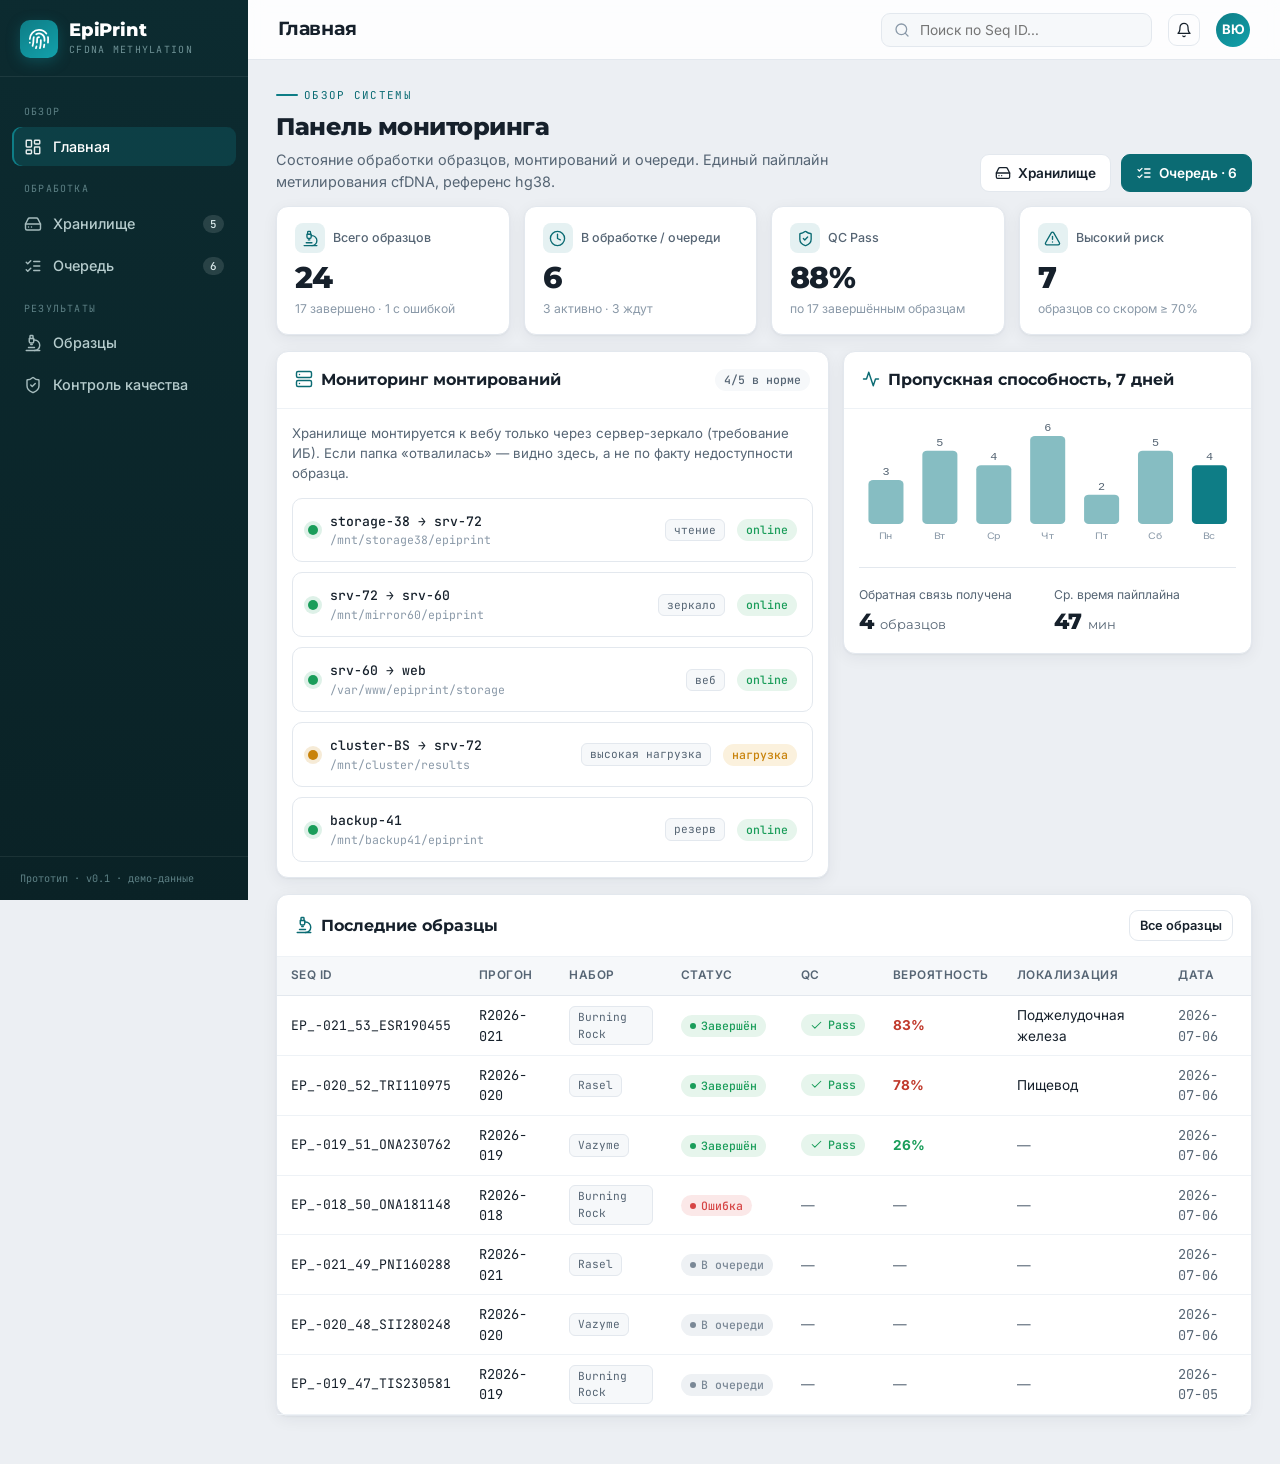
<file: index.html>
<!doctype html>
<html lang="ru">
<head>
<meta name="robots" content="noindex, nofollow">
<meta charset="utf-8">
<meta name="viewport" content="width=device-width, initial-scale=1">
<title>EpiPrint · Главная</title>
<link rel="stylesheet" href="assets/style.css">
</head>
<body data-page="index">
<div class="layout">
  <aside class="sidebar" id="sidebar"></aside>
  <div class="main">
    <header class="topbar" id="topbar" data-title="Главная"></header>
    <main class="content">

      <div class="page-head">
        <div>
          <div class="eyebrow">Обзор системы</div>
          <h1>Панель мониторинга</h1>
          <p>Состояние обработки образцов, монтирований и очереди. Единый пайплайн метилирования cfDNA, референс hg38.</p>
        </div>
        <div class="hstack">
          <a class="btn" href="storage.html" id="storageBtn"></a>
          <a class="btn btn--primary" href="queue.html" id="queueBtn"></a>
        </div>
      </div>

      <div class="grid grid-4" id="stats" style="margin-bottom:16px"></div>

      <div class="grid" style="grid-template-columns:1.35fr 1fr; align-items:start">
        <div class="card">
          <div class="card__head">
            <div class="section-title" id="mountTitle"></div>
            <span class="badge badge--muted" id="mountSummary"></span>
          </div>
          <div class="card__body">
            <p class="muted" style="margin-top:0;font-size:.83rem">Хранилище монтируется к вебу только через сервер-зеркало (требование ИБ). Если папка «отвалилась» — видно здесь, а не по факту недоступности образца.</p>
            <div class="vstack" id="mounts"></div>
          </div>
        </div>

        <div class="card">
          <div class="card__head"><div class="section-title" id="thTitle"></div></div>
          <div class="card__body">
            <div id="throughput"></div>
            <hr class="divider">
            <div class="grid grid-2" id="miniStats"></div>
          </div>
        </div>
      </div>

      <div class="card" style="margin-top:16px">
        <div class="card__head">
          <div class="section-title" id="recentTitle"></div>
          <a class="btn btn--sm btn--ghost" href="samples.html">Все образцы</a>
        </div>
        <div class="table-wrap">
          <table class="tbl">
            <thead><tr>
              <th>Seq ID</th><th>Прогон</th><th>Набор</th><th>Статус</th><th>QC</th>
              <th>Вероятность</th><th>Локализация</th><th>Дата</th>
            </tr></thead>
            <tbody id="recentRows"></tbody>
          </table>
        </div>
      </div>

    </main>
  </div>
</div>

<script src="assets/data.js"></script>
<script src="assets/app.js"></script>
<script>
  document.getElementById('storageBtn').innerHTML = icon('hard-drive') + ' Хранилище';
  document.getElementById('mountTitle').innerHTML  = icon('server') + ' Мониторинг монтирований';
  document.getElementById('thTitle').innerHTML     = icon('activity') + ' Пропускная способность, 7 дней';
  document.getElementById('recentTitle').innerHTML = icon('microscope') + ' Последние образцы';

  function tile(label, value, ic, sub){
    return `<div class="stat">
      <div class="stat__label"><span class="ic">${icon(ic)}</span>${label}</div>
      <div class="stat__value">${value}</div>
      <div class="stat__sub">${sub}</div>
    </div>`;
  }
  document.getElementById('stats').innerHTML = [
    tile('Всего образцов', STATS.total, 'microscope', `${STATS.done} завершено · ${STATS.error} с ошибкой`),
    tile('В обработке / очереди', STATS.processing+STATS.queued, 'clock', `${STATS.processing} активно · ${STATS.queued} ждут`),
    tile('QC Pass', STATS.qcPassRate+'%', 'shield-check', `по ${STATS.done} завершённым образцам`),
    tile('Высокий риск', STATS.highRisk, 'alert-triangle', `образцов со скором ≥ 70%`),
  ].join('');

  document.getElementById('queueBtn').innerHTML = icon('list-checks') + ` Очередь · ${STATS.processing+STATS.queued}`;

  // mounts
  const okCount = MOUNTS.filter(m=>m.status==='ok').length;
  document.getElementById('mountSummary').textContent = `${okCount}/${MOUNTS.length} в норме`;
  document.getElementById('mounts').innerHTML = MOUNTS.map(m=>`
    <div class="mount">
      <span class="mount__dot ${m.status}"></span>
      <div><div class="mount__name">${m.name}</div><div class="mount__path">${m.path}</div></div>
      <div class="spacer"></div>
      <span class="chip">${m.note}</span>
      <span class="badge badge--${m.status==='ok'?'pass':m.status==='warn'?'warn':'fail'}">${m.status==='ok'?'online':m.status==='warn'?'нагрузка':'offline'}</span>
    </div>`).join('');

  // throughput bars
  const th = STATS.throughput7d, max = Math.max(...th);
  const days = ['Пн','Вт','Ср','Чт','Пт','Сб','Вс'];
  const W=100/th.length;
  document.getElementById('throughput').innerHTML = `
    <svg viewBox="0 0 320 120" width="100%" height="120" preserveAspectRatio="none" style="overflow:visible">
      ${th.map((v,i)=>{
        const h=v/max*88, x=i*(320/th.length)+8, w=320/th.length-16, y=100-h;
        return `<rect x="${x}" y="${y}" width="${w}" height="${h}" rx="4" fill="var(--brand-600)" opacity="${i===th.length-1?1:.5}"></rect>
                <text x="${x+w/2}" y="${y-5}" font-size="10" fill="var(--ink-2)" text-anchor="middle" font-family="monospace">${v}</text>
                <text x="${x+w/2}" y="115" font-size="9" fill="var(--ink-3)" text-anchor="middle">${days[i]}</text>`;
      }).join('')}
    </svg>`;
  document.getElementById('miniStats').innerHTML = `
    <div><div class="muted" style="font-size:.76rem">Обратная связь получена</div><div style="font-family:var(--disp);font-weight:800;font-size:1.4rem">${STATS.withFb} <span class="muted" style="font-size:.8rem;font-weight:400">образцов</span></div></div>
    <div><div class="muted" style="font-size:.76rem">Ср. время пайплайна</div><div style="font-family:var(--disp);font-weight:800;font-size:1.4rem">47 <span class="muted" style="font-size:.8rem;font-weight:400">мин</span></div></div>`;

  // recent samples
  const recent = [...SAMPLES].sort((a,b)=>b.id-a.id).slice(0,7);
  document.getElementById('recentRows').innerHTML = recent.map(s=>`
    <tr class="clickable" onclick="location.href='sample.html?id=${s.id}'">
      <td class="id">${s.seqId}</td>
      <td class="mono">${s.run}</td>
      <td><span class="chip">${s.kit.label}</span></td>
      <td>${statusBadge(s.status)}</td>
      <td>${s.status==='done'? qcBadge(s.qc.verdict) : '<span class="muted">—</span>'}</td>
      <td>${s.score? `<b style="color:${s.score.risk==='high'?'var(--risk-high)':s.score.risk==='medium'?'var(--risk-med)':'var(--risk-low)'}">${pct(s.score.cancerProb)}</b>` : '<span class="muted">—</span>'}</td>
      <td>${s.score && s.score.cancerProb>0.5 ? cancerLabel(s.score.topType) : '<span class="muted">—</span>'}</td>
      <td class="mono muted">${s.date}</td>
    </tr>`).join('');
</script>
</body>
</html>
</file>
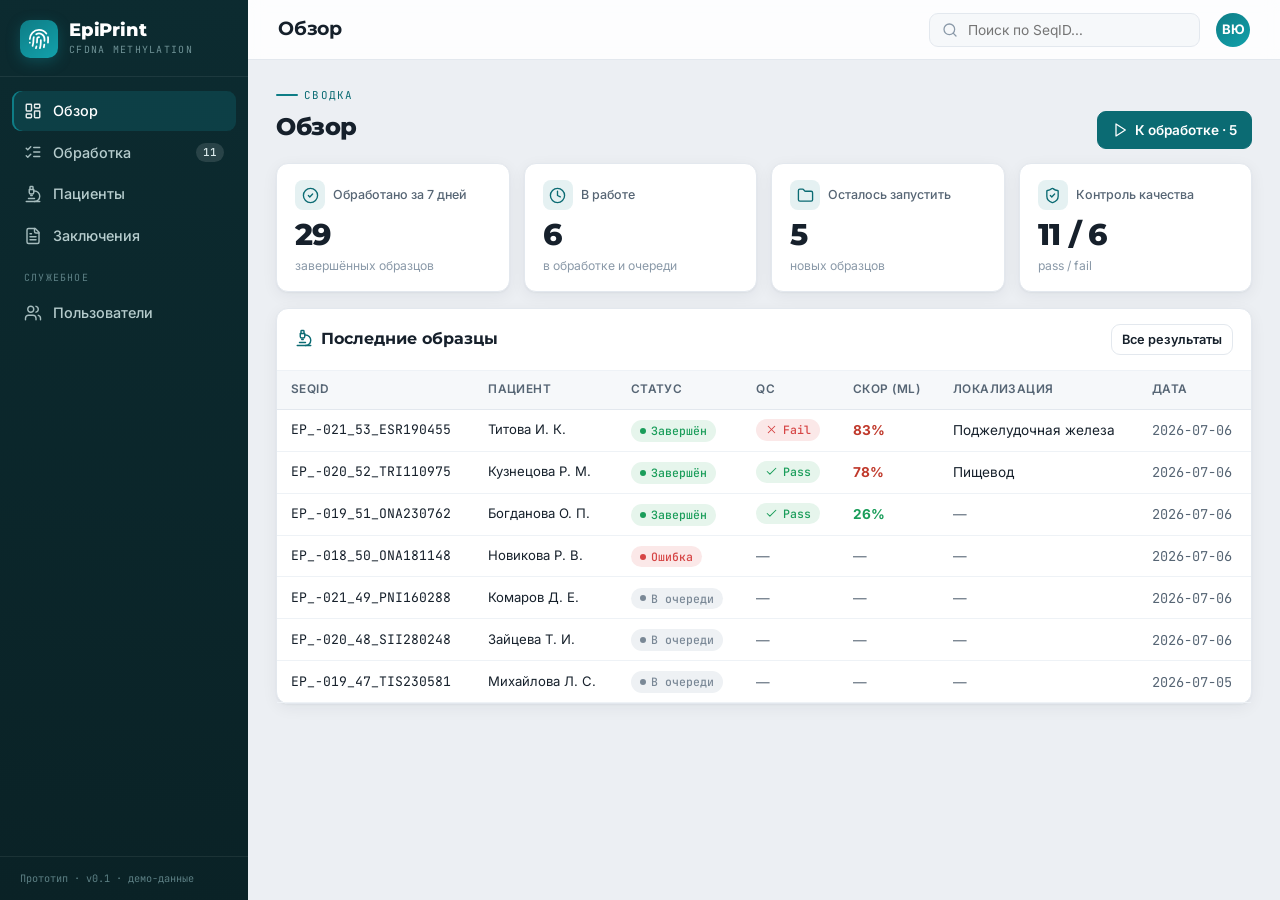
<file: EpiPrint.html>
<!doctype html>
<html lang="ru">
<head>
<meta name="robots" content="noindex, nofollow">
<meta charset="utf-8">
<meta name="viewport" content="width=device-width, initial-scale=1">
<title>EpiPrint — портал</title>
<style>
/* ============================================================
   EpiPrint — портал ранней диагностики рака по метилированию cfDNA
   Дизайн-система (прототип). Genomed-style, клинический, без маркетинга.
   ============================================================ */

@import url('https://fonts.googleapis.com/css2?family=Montserrat:wght@600;700;800&family=Inter:wght@400;500;600;700&family=JetBrains+Mono:wght@400;500;600&display=swap');

:root {
  /* палитра */
  --bg:        #eceff3;
  --surface:   #ffffff;
  --surface-2: #f6f8fa;
  --ink:       #16202b;
  --ink-2:     #566574;
  --ink-3:     #8a99a8;
  --line:      #e3e8ee;
  --line-2:    #eef2f6;

  --brand:      #0b6b73;
  --brand-600:  #0e7d86;
  --brand-700:  #095157;
  --brand-050:  #e5f1f2;

  --pass:   #1a9d5a;  --pass-bg:  #e6f5ec;
  --warn:   #c8820a;  --warn-bg:  #fbf1dd;
  --fail:   #d64545;  --fail-bg:  #fbe8e8;
  --info:   #2b7fd6;  --info-bg:  #e6f0fb;
  --queued: #7a8896;  --queued-bg:#eef1f4;

  /* риск */
  --risk-high:#c0392b; --risk-high-bg:#fbe7e4;
  --risk-med: #d98a1f; --risk-med-bg:#fbf0dc;
  --risk-low: #1a9d5a; --risk-low-bg:#e6f5ec;

  /* хитмап: 0 метилирование = синий → высокое = красный (конвенция лаборатории) */
  --hm-0:#2c6fb3; --hm-mid:#f4f2ee; --hm-1:#c0392b;

  --disp:"Montserrat", system-ui, -apple-system, "Segoe UI", sans-serif;
  --body:"Inter", system-ui, -apple-system, "Segoe UI", Roboto, sans-serif;
  --mono:"JetBrains Mono", ui-monospace, "SF Mono", Menlo, monospace;

  --sb-w: 248px;
  --radius: 12px;
  --shadow: 0 1px 2px rgba(20,32,43,.04), 0 4px 16px rgba(20,32,43,.06);
  --shadow-lg: 0 8px 32px rgba(20,32,43,.14);
}

* { box-sizing: border-box; }
html, body { margin: 0; padding: 0; }
body {
  font-family: var(--body);
  color: var(--ink);
  background: var(--bg);
  font-size: 14px;
  line-height: 1.5;
  -webkit-font-smoothing: antialiased;
}
a { color: var(--brand-600); text-decoration: none; }
a:hover { text-decoration: underline; }

/* ---------- layout ---------- */
.layout { display: flex; min-height: 100vh; }
.main {
  flex: 1; min-width: 0;
  display: flex; flex-direction: column;
  margin-left: var(--sb-w);
}
.content { padding: 20px 28px 48px; max-width: 1360px; width: 100%; }

/* ---------- sidebar ---------- */
.sidebar {
  position: fixed; top: 0; left: 0; bottom: 0; width: var(--sb-w);
  background: linear-gradient(185deg, #0c2b30 0%, #0a2226 100%);
  color: #cfe0e1; display: flex; flex-direction: column;
  z-index: 30;
}
.brand {
  display: flex; align-items: center; gap: 11px;
  padding: 20px 20px 18px; border-bottom: 1px solid rgba(255,255,255,.07);
}
.brand__mark {
  width: 38px; height: 38px; border-radius: 10px; flex: none;
  background: linear-gradient(145deg, var(--brand-600), #12a1ab);
  display: grid; place-items: center; box-shadow: 0 4px 14px rgba(14,125,134,.4);
}
.brand__mark svg { width: 22px; height: 22px; color: #fff; }
.brand__name { font-family: var(--disp); font-weight: 800; font-size: 1.12rem; color: #fff; letter-spacing: -.01em; line-height: 1; }
.brand__sub  { font-family: var(--mono); font-size: .62rem; letter-spacing: .13em; text-transform: uppercase; color: #6f9296; margin-top: 4px; }

.nav { padding: 14px 12px; flex: 1; overflow-y: auto; }
.nav__group { font-family: var(--mono); font-size: .62rem; letter-spacing: .12em; text-transform: uppercase; color: #5d8085; padding: 14px 12px 7px; }
.nav__item {
  display: flex; align-items: center; gap: 11px;
  padding: 9px 12px; border-radius: 9px; color: #b6cccd;
  font-weight: 500; font-size: .9rem; cursor: pointer; margin-bottom: 2px;
  transition: background .12s, color .12s;
}
.nav__item:hover { background: rgba(255,255,255,.06); color: #fff; text-decoration: none; }
.nav__item.is-active { background: rgba(18,161,171,.18); color: #fff; box-shadow: inset 2px 0 0 var(--brand-600); }
.nav__item svg { width: 18px; height: 18px; flex: none; opacity: .9; }
.nav__badge { margin-left: auto; font-family: var(--mono); font-size: .68rem; background: rgba(255,255,255,.12); color: #dbeaeb; padding: 1px 7px; border-radius: 20px; }
.sidebar__foot { padding: 14px 20px; border-top: 1px solid rgba(255,255,255,.07); font-family: var(--mono); font-size: .64rem; color: #5d8085; }

/* ---------- topbar ---------- */
.topbar {
  position: sticky; top: 0; z-index: 20;
  background: rgba(255,255,255,.86); backdrop-filter: blur(8px);
  border-bottom: 1px solid var(--line);
  display: flex; align-items: center; gap: 16px;
  padding: 0 30px; height: 60px;
}
.topbar__title { font-family: var(--disp); font-weight: 700; font-size: 1.18rem; letter-spacing: -.01em; }
.topbar__crumb { color: var(--ink-3); font-size: .82rem; }
.topbar__spacer { flex: 1; }
.topbar__search {
  display: flex; align-items: center; gap: 8px; background: var(--surface-2);
  border: 1px solid var(--line); border-radius: 9px; padding: 7px 12px; color: var(--ink-3); min-width: 220px;
}
.topbar__search input { border: 0; background: transparent; outline: 0; font-family: var(--body); font-size: .86rem; color: var(--ink); width: 100%; }
.topbar__search svg { width: 16px; height: 16px; }
.topbar__user { display: flex; align-items: center; gap: 9px; }
.avatar { width: 34px; height: 34px; border-radius: 50%; background: linear-gradient(145deg,var(--brand-600),#12a1ab); color: #fff; display: grid; place-items: center; font-weight: 700; font-size: .82rem; }

/* ---------- typography helpers ---------- */
.page-head { display: flex; align-items: flex-end; justify-content: space-between; gap: 16px; margin-bottom: 14px; flex-wrap: wrap; }
.page-head h1 { font-family: var(--disp); font-weight: 800; font-size: 1.5rem; letter-spacing: -.02em; margin: 0 0 4px; }
.page-head p { color: var(--ink-2); margin: 0; font-size: .9rem; max-width: 640px; }
.eyebrow { font-family: var(--mono); font-size: .68rem; letter-spacing: .12em; text-transform: uppercase; color: var(--brand); display: inline-flex; align-items: center; gap: .55em; margin-bottom: 6px; }
.eyebrow::before { content:""; width: 22px; height: 2px; background: var(--brand-600); border-radius:2px; }
.section-title { font-family: var(--disp); font-weight: 700; font-size: 1.02rem; margin: 0 0 2px; display:flex; align-items:center; gap:8px; }
.section-title svg { width:18px;height:18px;color:var(--brand); }
.muted { color: var(--ink-2); }
.mono { font-family: var(--mono); }
.nowrap { white-space: nowrap; }

/* ---------- cards ---------- */
.card { background: var(--surface); border: 1px solid var(--line); border-radius: var(--radius); box-shadow: var(--shadow); }
.card__head { padding: 15px 18px; border-bottom: 1px solid var(--line-2); display: flex; align-items: center; justify-content: space-between; gap: 12px; }
.card__body { padding: 15px; }
.card__foot { padding: 12px 18px; border-top: 1px solid var(--line-2); background: var(--surface-2); border-radius: 0 0 var(--radius) var(--radius); }
.grid { display: grid; gap: 14px; }
.grid-2 { grid-template-columns: repeat(2,1fr); }
.grid-3 { grid-template-columns: repeat(3,1fr); }
.grid-4 { grid-template-columns: repeat(4,1fr); }
.grid-auto { grid-template-columns: repeat(auto-fill, minmax(240px,1fr)); }
@media (max-width: 1080px){ .grid-3,.grid-4{grid-template-columns:repeat(2,1fr)} .content{padding:20px} }
@media (max-width: 720px){ .grid-2,.grid-3,.grid-4{grid-template-columns:1fr} }

/* ---------- stat tiles ---------- */
.stat { background: var(--surface); border: 1px solid var(--line); border-radius: var(--radius); padding: 16px 18px; box-shadow: var(--shadow); position: relative; overflow: hidden; }
.stat__label { font-size: .78rem; color: var(--ink-2); display: flex; align-items: center; gap: 8px; font-weight: 500; }
.stat__label .ic { width: 30px; height: 30px; border-radius: 8px; display: grid; place-items: center; background: var(--brand-050); color: var(--brand); }
.stat__label .ic svg { width: 17px; height: 17px; }
.stat__value { font-family: var(--disp); font-weight: 800; font-size: 1.9rem; letter-spacing: -.02em; margin-top: 10px; line-height: 1; }
.stat__sub { font-size: .76rem; color: var(--ink-3); margin-top: 6px; }
.stat__sub b { color: var(--pass); font-weight: 600; }
.stat__sub b.down { color: var(--fail); }

/* ---------- badges / chips ---------- */
.ic-svg { flex: none; vertical-align: middle; }
.badge { display: inline-flex; align-items: center; gap: 5px; font-family: var(--mono); font-size: .72rem; font-weight: 500; padding: 2px 9px; border-radius: 20px; line-height: 1.55; white-space: nowrap; }
.badge svg { width: 13px; height: 13px; }
.chip svg { width: 13px; height: 13px; }
.tbl .id svg { width: 15px; height: 15px; color: var(--ink-3); }
.badge .dot { width: 6px; height: 6px; border-radius: 50%; background: currentColor; }
.badge--pass  { color: var(--pass);  background: var(--pass-bg); }
.badge--fail  { color: var(--fail);  background: var(--fail-bg); }
.badge--warn  { color: var(--warn);  background: var(--warn-bg); }
.badge--info  { color: var(--info);  background: var(--info-bg); }
.badge--proc  { color: var(--info);  background: var(--info-bg); }
.badge--done  { color: var(--pass);  background: var(--pass-bg); }
.badge--queued{ color: var(--queued);background: var(--queued-bg); }
.badge--error { color: var(--fail);  background: var(--fail-bg); }
.badge--muted { color: var(--ink-2); background: var(--surface-2); }
.badge--high { color: var(--risk-high); background: var(--risk-high-bg); }
.badge--med  { color: var(--risk-med);  background: var(--risk-med-bg); }
.badge--low  { color: var(--risk-low);  background: var(--risk-low-bg); }
.chip { display:inline-flex; align-items:center; gap:5px; font-family:var(--mono); font-size:.7rem; color:var(--ink-2); background:var(--surface-2); border:1px solid var(--line); padding:2px 8px; border-radius:6px; }

/* ---------- buttons ---------- */
.btn { display: inline-flex; align-items: center; gap: 7px; font-family: var(--body); font-weight: 600; font-size: .85rem; padding: 8px 14px; border-radius: 9px; border: 1px solid var(--line); background: var(--surface); color: var(--ink); cursor: pointer; transition: .12s; white-space: nowrap; }
.btn:hover { background: var(--surface-2); text-decoration: none; }
.btn svg { width: 16px; height: 16px; }
.btn--primary { background: var(--brand); border-color: var(--brand); color: #fff; }
.btn--primary:hover { background: var(--brand-700); }
.btn--ghost { background: transparent; }
.btn--sm { padding: 5px 10px; font-size: .8rem; }
.btn--icon { padding: 7px; }
.btn:disabled { opacity: .45; cursor: not-allowed; }

/* ---------- tables ---------- */
.table-wrap { overflow-x: auto; }
table.tbl { width: 100%; border-collapse: collapse; font-size: .85rem; }
.tbl th { text-align: left; font-weight: 600; color: var(--ink-2); font-size: .74rem; text-transform: uppercase; letter-spacing: .04em; padding: 10px 14px; border-bottom: 1px solid var(--line); background: var(--surface-2); white-space: nowrap; position: sticky; top: 0; }
.tbl th.sortable { cursor: pointer; }
.tbl th.sortable:hover { color: var(--ink); }
.tbl td { padding: 9px 14px; border-bottom: 1px solid var(--line-2); vertical-align: middle; }
#qrows > tr > td { vertical-align: top; }
.tbl tbody tr:hover { background: var(--surface-2); }
.tbl tbody tr.clickable { cursor: pointer; }
.tbl .num { text-align: right; font-family: var(--mono); }
.tbl .id  { font-family: var(--mono); font-size: .82rem; color: var(--ink); }
.tbl__empty { padding: 40px; text-align: center; color: var(--ink-3); }
.checkbox { width: 16px; height: 16px; accent-color: var(--brand); cursor: pointer; }

/* ---------- toolbar / filters ---------- */
.toolbar { display: flex; align-items: center; gap: 10px; flex-wrap: wrap; margin-bottom: 14px; }
.toolbar__spacer { flex: 1; }
.select, .input { font-family: var(--body); font-size: .85rem; padding: 7px 11px; border: 1px solid var(--line); border-radius: 9px; background: var(--surface); color: var(--ink); outline: none; }
.select:focus, .input:focus { border-color: var(--brand-600); }
.segmented { display: inline-flex; background: var(--surface-2); border: 1px solid var(--line); border-radius: 9px; padding: 3px; gap: 3px; }
.segmented button { border: 0; background: transparent; font-family: var(--body); font-size: .8rem; font-weight: 600; color: var(--ink-2); padding: 5px 12px; border-radius: 6px; cursor: pointer; }
.segmented button.is-active { background: var(--surface); color: var(--brand); box-shadow: var(--shadow); }

/* ---------- mount monitor ---------- */
.mount { display: flex; align-items: center; gap: 12px; padding: 13px 15px; border: 1px solid var(--line); border-radius: 10px; background: var(--surface); }
.mount__dot { width: 10px; height: 10px; border-radius: 50%; flex: none; box-shadow: 0 0 0 4px currentColor; }
.mount__dot.ok   { color: rgba(26,157,90,.14);  background: var(--pass); }
.mount__dot.warn { color: rgba(200,130,10,.16); background: var(--warn); }
.mount__dot.down { color: rgba(214,69,69,.16);  background: var(--fail); }
.mount__name { font-family: var(--mono); font-size: .82rem; font-weight: 500; }
.mount__path { font-size: .72rem; color: var(--ink-3); font-family: var(--mono); }

/* ---------- progress / stages ---------- */
.progress { height: 7px; background: var(--line-2); border-radius: 20px; overflow: hidden; }
.progress__bar { height: 100%; background: linear-gradient(90deg,var(--brand-600),#16b5c0); border-radius: 20px; transition: width .4s ease; }
.stages { display: flex; gap: 3px; align-items: center; }
.stage-pip { width: 15px; height: 6px; border-radius: 3px; background: var(--line); }
.stage-pip.done { background: var(--pass); }
.stage-pip.active { background: var(--info); animation: pulse 1.2s infinite; }
.stage-pip.error { background: var(--fail); }
@keyframes pulse { 0%,100%{opacity:1} 50%{opacity:.35} }

.stage-list { display: flex; flex-direction: column; gap: 0; }
.stage-row { display: flex; align-items: center; gap: 12px; padding: 7px 0; border-bottom: 1px solid var(--line-2); }
.stage-row:last-child { border-bottom: 0; }
.stage-ic { width: 26px; height: 26px; border-radius: 50%; flex: none; display: grid; place-items: center; font-family: var(--mono); font-size: .7rem; font-weight: 600; }
.stage-ic.done { background: var(--pass-bg); color: var(--pass); }
.stage-ic.active { background: var(--info-bg); color: var(--info); }
.stage-ic.wait { background: var(--surface-2); color: var(--ink-3); border: 1px solid var(--line); }
.stage-ic.error { background: var(--fail-bg); color: var(--fail); }
.stage-name { font-weight: 500; font-size: .88rem; }
.stage-time { margin-left: auto; font-family: var(--mono); font-size: .76rem; color: var(--ink-3); }

/* ---------- score gauge ---------- */
.gauge-wrap { display: flex; align-items: center; gap: 22px; }
.gauge { position: relative; width: 150px; height: 150px; flex: none; }
.gauge svg { transform: rotate(-90deg); }
.gauge__center { position: absolute; inset: 0; display: flex; flex-direction: column; align-items: center; justify-content: center; }
.gauge__pct { font-family: var(--disp); font-weight: 800; font-size: 2rem; letter-spacing: -.02em; line-height: 1; }
.gauge__cap { font-size: .68rem; color: var(--ink-3); text-transform: uppercase; letter-spacing: .08em; margin-top: 4px; }

/* ---------- localization bars ---------- */
.locbars { display: flex; flex-direction: column; gap: 9px; }
.locbar { display: grid; grid-template-columns: 168px 1fr 46px; align-items: center; gap: 12px; }
.locbar__name { font-size: .84rem; color: var(--ink); }
.locbar__track { height: 9px; background: var(--line-2); border-radius: 20px; overflow: hidden; }
.locbar__fill { height: 100%; border-radius: 20px; }
.locbar__val { font-family: var(--mono); font-size: .8rem; text-align: right; color: var(--ink-2); }
.locbar.top .locbar__name { font-weight: 700; }
@media (max-width:640px){ .locbar{grid-template-columns:120px 1fr 40px} }

/* ---------- heatmap ---------- */
.heatmap { overflow-x: auto; padding-bottom: 6px; }
.heatmap__inner { display: inline-block; }
.hm-row { display: flex; align-items: center; gap: 0; }
.hm-label { width: 150px; flex: none; font-size: .78rem; text-align: right; padding-right: 12px; color: var(--ink-2); }
.hm-label.strong { font-weight: 600; color: var(--ink); }
.hm-cell { width: 13px; height: 22px; flex: none; }
.hm-scale { display: flex; align-items: center; gap: 10px; margin-top: 12px; font-size: .74rem; color: var(--ink-3); }
.hm-scale__bar { width: 160px; height: 9px; border-radius: 5px; background: linear-gradient(90deg,var(--hm-0),var(--hm-mid),var(--hm-1)); }

/* ---------- metric list (QC) ---------- */
.metric { display: grid; grid-template-columns: 1fr auto auto; align-items: center; gap: 12px; padding: 8px 0; border-bottom: 1px solid var(--line-2); }
.metric:last-child { border-bottom: 0; }
.metric__name { font-size: .86rem; }
.metric__name small { display:block; color: var(--ink-3); font-size: .72rem; font-family: var(--mono); }
.metric__val { font-family: var(--mono); font-weight: 600; font-size: .9rem; text-align: right; }

/* ---------- feedback ---------- */
.feedback { display: flex; flex-direction: column; gap: 14px; }
.radio-cards { display: grid; grid-template-columns: 1fr 1fr; gap: 10px; }
.radio-card { border: 1.5px solid var(--line); border-radius: 10px; padding: 13px 15px; cursor: pointer; display: flex; align-items: center; gap: 10px; transition: .12s; }
.radio-card:hover { border-color: var(--brand-600); }
.radio-card.is-sel-yes { border-color: var(--pass); background: var(--pass-bg); }
.radio-card.is-sel-no  { border-color: var(--fail); background: var(--fail-bg); }
.radio-card svg { width: 20px; height: 20px; }
.textarea { width: 100%; font-family: var(--body); font-size: .86rem; padding: 10px 12px; border: 1px solid var(--line); border-radius: 9px; resize: vertical; min-height: 66px; outline: none; }
.textarea:focus { border-color: var(--brand-600); }

/* ---------- KV list ---------- */
.kv { display: grid; grid-template-columns: auto 1fr; gap: 8px 18px; font-size: .85rem; }
.kv dt { color: var(--ink-3); }
.kv dd { margin: 0; font-weight: 500; font-family: var(--mono); font-size: .82rem; }

/* ---------- toast ---------- */
.toast-host { position: fixed; right: 20px; bottom: 20px; display: flex; flex-direction: column; gap: 10px; z-index: 100; }
.toast { background: var(--ink); color: #fff; padding: 12px 16px; border-radius: 10px; box-shadow: var(--shadow-lg); font-size: .85rem; display: flex; align-items: center; gap: 10px; animation: slideup .3s ease; max-width: 360px; }
.toast svg { width: 18px; height: 18px; color: #46d39a; flex: none; }
@keyframes slideup { from{ transform: translateY(12px); opacity: 0 } to{ transform: translateY(0); opacity: 1 } }

/* ---------- misc ---------- */
.live-dot { width: 8px; height: 8px; border-radius: 50%; background: var(--pass); box-shadow: 0 0 0 4px var(--pass-bg); display: inline-block; animation: pulse 1.6s infinite; }
.divider { height: 1px; background: var(--line); margin: 18px 0; border: 0; }
.hstack { display: flex; align-items: center; gap: 10px; }
.vstack { display: flex; flex-direction: column; gap: 10px; }
.wrap-gap { display:flex; gap:8px; flex-wrap:wrap; }
.text-right { text-align: right; }
.spacer { flex: 1; }

/* ---------- onboarding (Обзор) ---------- */
.hero { background: linear-gradient(120deg,#0c2b30 0%,#0a2226 100%); color: #dbe9ea; border-radius: 14px; padding: 24px 26px; position: relative; overflow: hidden; }
.hero__eyebrow { font-family: var(--mono); font-size: .68rem; letter-spacing: .14em; text-transform: uppercase; color: #6f9296; }
.hero h1 { font-family: var(--disp); font-weight: 800; font-size: 1.5rem; letter-spacing: -.02em; margin: 6px 0 6px; color: #fff; }
.hero p { color: #a9c7ca; font-size: .9rem; max-width: 680px; margin: 0; line-height: 1.5; }
.steps { display: flex; gap: 12px; margin-top: 20px; flex-wrap: wrap; }
.step { flex: 1; min-width: 150px; background: rgba(255,255,255,.05); border: 1px solid rgba(255,255,255,.09); border-radius: 11px; padding: 14px 15px; position: relative; }
.step__n { width: 26px; height: 26px; border-radius: 50%; background: var(--brand-600); color: #fff; display: grid; place-items: center; font-family: var(--disp); font-weight: 800; font-size: .85rem; margin-bottom: 9px; }
.step__t { font-weight: 700; font-size: .92rem; color: #fff; }
.step__d { font-size: .78rem; color: #8fb1b4; margin-top: 3px; line-height: 1.4; }
.step__arrow { position: absolute; right: -13px; top: 50%; transform: translateY(-50%); color: rgba(255,255,255,.25); z-index: 2; }
.step__arrow svg { width: 18px; height: 18px; }
.step:last-child .step__arrow { display: none; }

.cta { display: flex; align-items: center; gap: 16px; background: var(--surface); border: 1px solid var(--line); border-left: 4px solid var(--brand); border-radius: 12px; padding: 16px 20px; box-shadow: var(--shadow); }
.cta__ic { width: 44px; height: 44px; border-radius: 11px; background: var(--brand-050); color: var(--brand); display: grid; place-items: center; flex: none; }
.cta__ic svg { width: 24px; height: 24px; }
.cta__t { font-family: var(--disp); font-weight: 800; font-size: 1.15rem; letter-spacing: -.01em; }
.cta__d { font-size: .82rem; color: var(--ink-2); margin-top: 2px; }

/* ---------- inline hint (jargon) ---------- */
.hint { border-bottom: 1px dotted var(--ink-3); cursor: help; }

/* ---------- collapsible details (bioinformatics scores) ---------- */
.dd summary { list-style: none; cursor: pointer; display: flex; align-items: center; gap: 8px; font-weight: 600; font-size: .86rem; color: var(--brand); padding: 6px 0; user-select: none; }
.dd summary::-webkit-details-marker { display: none; }
.dd summary svg { width: 15px; height: 15px; transition: transform .15s; }
.dd[open] > summary svg { transform: rotate(90deg); }
.dd--stages > summary { display: block; color: inherit; font-weight: 400; padding: 2px 0; }
.dd--stages > summary .stages { pointer-events: none; }

/* ---------- topbar system chip ---------- */
.syschip { display: inline-flex; align-items: center; gap: 7px; font-size: .8rem; font-weight: 500; color: var(--ink-2); background: var(--surface-2); border: 1px solid var(--line); border-radius: 20px; padding: 5px 12px; cursor: pointer; text-decoration: none; }
.syschip:hover { background: var(--line-2); text-decoration: none; }
.syschip .dot { width: 8px; height: 8px; border-radius: 50%; }
.syschip .dot.ok { background: var(--pass); box-shadow: 0 0 0 3px var(--pass-bg); }
.syschip .dot.warn { background: var(--warn); box-shadow: 0 0 0 3px var(--warn-bg); }

/* ---------- sub-tabs (segmented big) ---------- */
.subtabs { display: inline-flex; gap: 4px; background: var(--surface-2); border: 1px solid var(--line); border-radius: 10px; padding: 4px; margin-bottom: 16px; }
.subtabs button { border: 0; background: transparent; font-family: var(--body); font-size: .88rem; font-weight: 600; color: var(--ink-2); padding: 7px 16px; border-radius: 7px; cursor: pointer; display: inline-flex; align-items: center; gap: 7px; }
.subtabs button svg { width: 16px; height: 16px; }
.subtabs button.is-active { background: var(--surface); color: var(--brand); box-shadow: var(--shadow); }

/* ---------- section lead (explainer under section title) ---------- */
.lead-note { display: flex; gap: 9px; align-items: flex-start; background: var(--brand-050); border: 1px solid #cfe4e5; border-radius: 10px; padding: 11px 14px; margin-bottom: 16px; font-size: .84rem; color: #2b5a5e; }
.lead-note svg { width: 17px; height: 17px; flex: none; margin-top: 1px; color: var(--brand); }

/* ---------- report (print) ---------- */
.report-page { background: #fff; max-width: 820px; margin: 0 auto; box-shadow: var(--shadow-lg); border-radius: 10px; overflow: hidden; }
.report-top { background: linear-gradient(135deg,#0c2b30,#0a2226); color: #fff; padding: 26px 34px; display: flex; align-items: flex-start; justify-content: space-between; }
.report-top .brand__name { font-size: 1.3rem; }
.report-body { padding: 30px 34px 40px; }
.report-h { font-family: var(--disp); font-weight: 800; font-size: 1.3rem; margin: 0 0 3px; }
.report-block { border: 1px solid var(--line); border-radius: 10px; padding: 18px 20px; margin: 16px 0; }
.report-result { text-align: center; padding: 26px; border-radius: 12px; }
.report-result.high { background: var(--risk-high-bg); }
.report-result.medium { background: var(--risk-med-bg); }
.report-result.low { background: var(--risk-low-bg); }
.report-sign { display: flex; justify-content: space-between; align-items: flex-end; margin-top: 30px; padding-top: 20px; border-top: 2px solid var(--ink); }
.report-disclaimer { font-size: .76rem; color: var(--ink-2); line-height: 1.55; margin-top: 22px; }

@media print {
  .sidebar, .topbar, .no-print { display: none !important; }
  .main { margin-left: 0 !important; }
  .content { padding: 0 !important; max-width: none; }
  body { background: #fff; }
  .report-page { box-shadow: none; max-width: none; border-radius: 0; }
  @page { size: A4; margin: 14mm; }
}

/* ---- стили заключения ---- */

  /* ============ Заключение — бланк лаборатории (Genomed letterhead + Galleri-контент) ============ */
  .rp-toolbar{ max-width:210mm; margin:0 auto 14px; }
  .doc{
    width:210mm; min-height:297mm; margin:0 auto; background:#fff;
    box-shadow:var(--shadow-lg); position:relative; overflow:hidden;
    font-family:var(--body); color:#20242b; font-size:9.6px; padding:10mm 15mm 8mm;
    -webkit-print-color-adjust:exact; print-color-adjust:exact;
  }
  .doc *{ -webkit-print-color-adjust:exact; print-color-adjust:exact; }

  /* ---- шапка Genomed ---- */
  .gm-head{ display:grid; grid-template-columns:132px 1fr auto; gap:14px; align-items:center; }
  .gm-logo svg{ width:190px; height:auto; display:block; }
  .gm-logo-img{ height:52px; width:auto; display:block; }
  .gm-org .gm-reg{ display:flex; gap:16px; font-family:var(--mono); font-size:7.6px; color:#5a6b7b; }
  .gm-lab{ font-family:var(--disp); font-weight:800; font-size:13px; color:#155a9e; letter-spacing:.01em; margin:4px 0 3px; text-align:center; white-space:nowrap; }
  .gm-addr{ font-size:8.2px; color:#6b7280; }
  .gm-contacts{ font-size:7.9px; color:#4a5a68; display:flex; flex-direction:column; gap:2.5px; }
  .gm-contacts div{ display:flex; align-items:center; gap:6px; justify-content:flex-end; white-space:nowrap; }
  .gm-contacts svg{ width:11px; height:11px; color:#1a86c8; flex:none; }
  .gm-rule{ height:2px; background:#155a9e; border:0; margin:7px 0 0; }
  .gm-rule2{ height:.6px; background:#9cc3e4; border:0; margin:1.5px 0 0; }

  /* ---- заголовок ---- */
  .rp-titleblock{ text-align:center; margin:5mm 0 4mm; }
  .rp-title{ font-family:var(--disp); font-weight:800; font-size:18px; letter-spacing:.04em; color:#12202b; }
  .rp-subtitle{ font-size:10px; color:#5a6b7b; margin-top:3px; }
  .rp-subtitle b{ color:var(--brand); font-weight:700; }

  /* ---- реквизиты образца ---- */
  .rp-info{ display:grid; grid-template-columns:1fr 1.25fr 1fr; gap:22px; padding:11px 0; border-top:1px solid #dfe6ec; border-bottom:1px solid #dfe6ec; }
  .rp-info h4{ font-family:var(--disp); font-weight:700; font-size:10.5px; margin:0 0 6px; color:#155a9e; }
  .rp-info dl{ display:grid; grid-template-columns:auto 1fr; gap:3px 10px; margin:0; font-size:9px; }
  .rp-info dt{ color:#8a99a8; font-weight:600; white-space:nowrap; }
  .rp-info dd{ margin:0; color:#20242b; }

  /* реквизиты в стиле бланка Геномед (сжатый вариант) */
  .rp-gm-info{ display:grid; grid-template-columns:1fr 1fr; gap:2px 30px; padding:11px 0; border-top:1px solid #dfe6ec; border-bottom:1px solid #dfe6ec; font-size:9.6px; }
  .rp-gm-info .r{ display:flex; gap:7px; padding:2.5px 0; align-items:baseline; }
  .rp-gm-info .r b{ color:#12202b; font-weight:700; white-space:nowrap; }
  .rp-gm-info .r span{ color:#20242b; }

  /* ---- секции с боковым язычком ---- */
  .rp-sec{ display:flex; gap:0; margin-top:4.5mm; }
  .rp-sec__tab{ width:24px; flex:none; color:#fff; writing-mode:vertical-rl; transform:rotate(180deg);
    text-align:center; font-family:var(--disp); font-weight:800; letter-spacing:.14em; font-size:9.5px; text-transform:uppercase;
    display:flex; align-items:center; justify-content:center; padding:12px 0; border-radius:3px; }
  .rp-sec__body{ flex:1; padding-left:16px; min-width:0; }

  .resultbox{ border:1.6px solid var(--det); border-radius:5px; padding:15px 20px 14px; position:relative; margin-top:8px; display:flex; gap:18px; align-items:flex-start; }
  .resultbox__legend{ position:absolute; top:-8px; left:18px; background:#fff; padding:0 8px; color:var(--det); font-family:var(--disp); font-weight:800; font-size:11.5px; }
  .result-icon{ width:52px; height:52px; flex:none; border-radius:50%; background:var(--det); color:#fff; display:grid; place-items:center; font-family:var(--disp); font-weight:900; font-size:29px; line-height:1; }
  .result-icon svg{ width:27px; height:27px; }
  .result-h{ font-family:var(--disp); font-weight:800; font-size:19px; letter-spacing:-.01em; color:var(--det); line-height:1.08; margin:1px 0 6px; }
  .result-p{ font-size:9.6px; line-height:1.55; color:#2f3944; margin:0; text-align:justify; }
  .result-p b{ color:#12202b; }

  .rp-two{ display:grid; grid-template-columns:1fr 1fr; gap:24px; margin-top:14px; }
  .rp-two h5{ display:flex; align-items:center; gap:7px; font-family:var(--disp); font-weight:800; font-size:11.5px; color:var(--det); margin:0 0 5px; }
  .rp-two h5 svg{ width:15px; height:15px; }
  .rp-two p{ margin:0; font-size:9.1px; line-height:1.5; color:#2f3944; text-align:justify; }
  .rp-two p b{ color:#12202b; }

  .pred-h{ font-family:var(--disp); font-weight:800; font-size:14px; color:var(--pred); margin:0 0 3px; }
  .pred-rule{ height:1.5px; background:var(--pred); opacity:.4; border:0; margin:0 0 11px; }
  .pred-grid{ display:grid; grid-template-columns:210px 1fr; gap:22px; align-items:start; }
  .cso-card{ border:1.4px solid #d7d3ec; border-radius:5px; overflow:hidden; }
  .cso-card__hd{ background:var(--pred); color:#fff; font-family:var(--disp); font-weight:700; font-size:9px; padding:6px 12px; letter-spacing:.04em; text-transform:uppercase; }
  .cso-card__bd{ padding:12px 13px; }
  .cso-label{ font-family:var(--mono); font-size:7.2px; letter-spacing:.1em; text-transform:uppercase; color:var(--pred); font-weight:600; }
  .cso-name{ font-family:var(--disp); font-weight:800; font-size:14.5px; color:#20242b; line-height:1.05; margin:2px 0 7px; }
  .cso-meter{ height:10px; border:1px solid var(--pred); border-radius:2px; overflow:hidden; margin-bottom:2px; background:repeating-linear-gradient(90deg,transparent 0,transparent 13px,#eceaf5 13px,#eceaf5 14px); }
  .cso-meter i{ background:var(--pred); display:block; height:100%; }
  .cso-second{ border-top:1px solid #eceaf5; margin-top:10px; padding-top:9px; }
  .pred-expl p{ font-size:9.1px; line-height:1.5; color:#2f3944; margin:0 0 7px; text-align:justify; }
  .pred-expl p.it{ font-style:italic; color:#6b7280; margin-bottom:0; }

  .rp-fine{ margin-top:4mm; border-top:1px solid #dfe6ec; padding-top:7px; display:grid; grid-template-columns:1fr 1fr; gap:20px; }
  .rp-fine h6{ font-family:var(--disp); font-weight:700; font-size:9.5px; margin:0 0 4px; color:#20242b; }
  .rp-fine p{ margin:0; font-size:8.4px; line-height:1.5; color:#6b7280; text-align:justify; }
  .rp-fine ul{ margin:0; padding-left:14px; font-size:8.4px; line-height:1.5; color:#6b7280; }
  .rp-fine ul li{ margin-bottom:2.5px; text-align:justify; }

  .rp-sign{ margin-top:4mm; display:flex; justify-content:space-between; align-items:flex-end; }
  .rp-sign__who{ font-size:8.7px; color:#4a5a68; }
  .rp-sign__line{ margin-top:18px; width:240px; }
  .rp-sign__name{ border-top:1px solid #20242b; padding-top:4px; font-family:var(--disp); font-weight:700; font-size:10.5px; }
  .rp-sign__role{ font-size:8.2px; color:#8a99a8; margin-top:1px; }
  .seal{ width:104px; height:104px; flex:none; margin-right:4px; }
  .seal svg{ width:100%; height:100%; opacity:.9; transform:rotate(-6deg); }

  .rp-foot{ margin-top:4mm; border-top:1px solid #dfe6ec; padding-top:6px; font-family:var(--mono); font-size:7.3px; color:#a0aab4; line-height:1.6; display:flex; justify-content:space-between; gap:12px; }

  @media print{
    .sidebar,.topbar,.no-print,.rp-toolbar{ display:none !important; }
    .main{ margin-left:0 !important; }
    .content{ padding:0 !important; max-width:none; }
    body{ background:#fff; }
    .doc{ box-shadow:none; margin:0; min-height:auto; width:auto; }
    @page{ size:A4; margin:0; }
  }

</style>
</head>
<body>
<div class="layout">
  <aside class="sidebar" id="sidebar"></aside>
  <div class="main">
    <header class="topbar" id="topbar"></header>
    <main class="content" id="view"></main>
  </div>
</div>
<script>
/* ============================================================
   EpiPrint — мок-данные прототипа (детерминированные).
   Ничего из этого не является реальными медицинскими данными.
   ============================================================ */

// --- детерминированный PRNG (mulberry32) ---
function mulberry32(seed) {
  return function () {
    seed |= 0; seed = (seed + 0x6D2B79F5) | 0;
    let t = Math.imul(seed ^ (seed >>> 15), 1 | seed);
    t = (t + Math.imul(t ^ (t >>> 7), 61 | t)) ^ t;
    return ((t ^ (t >>> 14)) >>> 0) / 4294967296;
  };
}
function hashStr(s){ let h=2166136261; for(let i=0;i<s.length;i++){ h^=s.charCodeAt(i); h=Math.imul(h,16777619);} return h>>>0; }
function rngFor(s){ return mulberry32(hashStr(s)); }
function pick(rng, arr){ return arr[Math.floor(rng()*arr.length)]; }
function between(rng, a, b, dp=0){ const v=a+rng()*(b-a); return dp?+v.toFixed(dp):Math.round(v); }

// --- справочники ---
const CANCER_TYPES = [
  { key:'breast',     label:'Молочная железа' },
  { key:'colorectal', label:'Колоректальный' },
  { key:'prostate',   label:'Предстательная железа' },
  { key:'lung',       label:'Лёгкое' },
  { key:'liver',      label:'Печень' },
  { key:'stomach',    label:'Желудок' },
  { key:'pancreas',   label:'Поджелудочная железа' },
  { key:'esophagus',  label:'Пищевод' },
];
const KITS = [
  { key:'vazyme', label:'Vazyme',       method:'WGBS' },
  { key:'rasel',  label:'Rasel',        method:'WGBS' },
  { key:'brock',  label:'Burning Rock', method:'Таргетный (ELSA-seq)' },
];
const REF = 'hg38';

// стадии пайплайна — по реальному status.log (Nanodigm) + downstream
const PIPELINE_STAGES = [
  'fastp',
  'Выравнивание (bwa-meth)',
  'MarkDuplicates',
  'CollectMultipleMetrics',
  'CollectWgsMetrics',
  'Uniformity',
  'MethylDackel',
  'Cytosine QC',
  'Build JSON',
  'Классификатор',
  'Формирование заключения',
];

// панель маркерных регионов метилирования, сгруппированная по типу рака
// (реальные гены-маркеры cfDNA-метилирования, позиции — демо)
const _MK = {
  breast:     ['RASSF1A','GSTP1','CDH13','RARB','BRCA1','SFRP1'],
  colorectal: ['SEPT9','BCAT1','NDRG4','SFRP2','TFPI2','VIM','APC'],
  prostate:   ['GSTP1','APC','RASSF1A','PTGS2','RARB','TIG1'],
  lung:       ['SHOX2','RASSF1A','PTGER4','HOXA7','SCT','CDO1'],
  liver:      ['BMPR1A','HOXA10','SEPT9','RASSF1A','APC'],
  stomach:    ['RPRM','RNF180','CDH1','TFPI2','MLH1'],
  pancreas:   ['BNC1','ADAMTS1','SFRP2','NPTX2','CDKN2A'],
  esophagus:  ['SFRP1','TAC1','HPP1','CDH13','APC'],
};
const MARKER_PANEL = CANCER_TYPES.flatMap(ct => (_MK[ct.key]||[]).map((g,i)=>{
  const r = rngFor(ct.key+'_'+g+'_'+i);
  return { gene:g, cancer:ct.key, pos: between(r, 1000000, 199000000) };
}));

// --- генерация выборки образцов ---
const FEMALE_CODES = ['SII','LNV','TRI','TIS','BAS','ESR','KMA','ONA'];
const MALE_CODES   = ['RAM','GEL','ARV','ZVP','URM','PNI','SIV','DKO'];
const SURNAMES = ['Соколов','Кузнецов','Попов','Лебедев','Козлов','Новиков','Морозов','Волков','Соловьёв','Васильев','Зайцев','Павлов','Семёнов','Голубев','Виноградов','Богданов','Воробьёв','Фёдоров','Михайлов','Беляев','Тарасов','Комаров','Орлов','Киселёв','Макаров','Андреев','Ковалёв','Ильин','Гусев','Титов'];
const INITS = ['А','Б','В','Г','Д','Е','И','К','Л','М','Н','О','П','Р','С','Т','Ю','Я'];
function makeFio(seed, isFemale){ const r=rngFor(seed+'_fio'); let sur=pick(r,SURNAMES); if(isFemale) sur+='а'; return `${sur} ${pick(r,INITS)}. ${pick(r,INITS)}.`; }

// QC-метрики по формату реального qc.json (Nanodigm): conversion_rate, coverage,
// cpg (mean_cov / pct_5x / mbias), duplicates, insert_size, q30, gc, strand_ratio.
function makeQC(rng, kit){
  let conversion = between(rng, 99.1, 99.85, 2);   // conversion_rate
  let meanDepth  = between(rng, 12, 22, 1);         // coverage.mean
  let uniformity = between(rng, 96, 99.5, 1);       // coverage.uniformity
  let cov10      = between(rng, 72, 92, 1);         // coverage.pct_10x
  let cpgMean    = between(rng, 4.6, 8, 2);         // cpg.mean_cov
  let cpgCov     = between(rng, 46, 66, 1);         // cpg.pct_5x
  let mbias      = between(rng, -0.06, 0.06, 3);    // cpg.mbias_diff
  let dup        = between(rng, 4, 13, 1);          // duplicates
  let insert     = between(rng, 135, 155);          // insert_size.median
  let mapped     = between(rng, 95.5, 99.4, 1);     // доля картированных
  let q30        = between(rng, 92.5, 96, 1);       // reads.q30_rate
  const gc       = between(rng, 19, 24, 1);         // gc_content (низкий из-за бисульфита)
  let strand     = between(rng, 0.985, 1.02, 3);    // strand_ratio
  const tumorFrac= between(rng, 0.3, 9.5, 1);

  // ~20% образцов — одна метрика вне порога (реализм потока)
  if (rng() < 0.20){
    const w = Math.floor(rng()*5);
    if (w===0) conversion = between(rng, 98.3, 98.9, 2);
    else if (w===1) uniformity = between(rng, 88, 95.5, 1);
    else if (w===2) cpgCov = between(rng, 32, 44, 1);
    else if (w===3) q30 = between(rng, 86, 91.5, 1);
    else dup = between(rng, 15, 24, 1);
  }

  const metrics = [
    { key:'conversion', name:'Эффективность бисульфитной конверсии', unit:'%',  value:conversion, threshold:'≥ 99.0', pass: conversion>=99.0 },
    { key:'meanDepth',  name:'Средняя глубина покрытия', unit:'×', value:meanDepth, threshold:'≥ 10', pass: meanDepth>=10 },
    { key:'uniformity', name:'Равномерность покрытия', unit:'%', value:uniformity, threshold:'≥ 90', pass: uniformity>=90 },
    { key:'cov10',      name:'Доля оснований ≥ 10×', unit:'%', value:cov10, threshold:'≥ 70', pass: cov10>=70 },
    { key:'cpgMean',    name:'Среднее покрытие CpG', unit:'×', value:cpgMean, threshold:'≥ 4', pass: cpgMean>=4 },
    { key:'cpgCov',     name:'Доля CpG с покрытием ≥ 5×', unit:'%', value:cpgCov, threshold:'≥ 45', pass: cpgCov>=45 },
    { key:'mbias',      name:'M-bias, разница', unit:'', value:mbias, threshold:'|≤ 0.1|', pass: Math.abs(mbias)<=0.1 },
    { key:'dup',        name:'Уровень дупликатов', unit:'%', value:dup, threshold:'≤ 15', pass: dup<=15 },
    { key:'insert',     name:'Размер вставки, медиана', unit:'bp', value:insert, threshold:'120–160', pass: insert>=120&&insert<=160 },
    { key:'mapped',     name:'Доля картированных ридов', unit:'%', value:mapped, threshold:'≥ 95', pass: mapped>=95 },
    { key:'q30',        name:'Доля оснований Q30', unit:'%', value:q30, threshold:'≥ 92', pass: q30>=92 },
    { key:'gc',         name:'GC-состав', unit:'%', value:gc, threshold:'справочно', pass:true },
    { key:'strand',     name:'Соотношение цепей', unit:'', value:strand, threshold:'0.9–1.1', pass: strand>=0.9&&strand<=1.1 },
    { key:'tumorFrac',  name:'Оценка опухолевой фракции', unit:'%', value:tumorFrac, threshold:'справочно', pass:true },
  ];
  const failed = metrics.filter(m=>!m.pass && m.threshold!=='справочно').map(m=>m.name);
  return { metrics, failed, verdict: failed.length? 'Fail':'Pass' };
}

function makeScore(rng, forcedCancer){
  const isCancer = forcedCancer!==undefined ? forcedCancer : rng()>0.55;
  let cancerProb;
  if (isCancer) cancerProb = between(rng, 0.62, 0.94, 3);
  else          cancerProb = between(rng, 0.02, 0.34, 3);

  // локализация: один доминирующий тип + фон
  const weights = CANCER_TYPES.map(()=> rng());
  const domIdx = Math.floor(rng()*CANCER_TYPES.length);
  weights[domIdx] += isCancer ? 2.4 : 0.4;
  const sum = weights.reduce((a,b)=>a+b,0);
  const localization = {};
  CANCER_TYPES.forEach((t,i)=> localization[t.key] = +(weights[i]/sum).toFixed(3));

  let risk = 'low';
  if (cancerProb>=0.7) risk='high'; else if (cancerProb>=0.45) risk='medium';
  return { cancerProb, risk, localization, topType: CANCER_TYPES[domIdx].key };
}

// heatmap по панели маркеров (регион × [Образец, Норма, Опухоль]).
// Образец тяготеет к норме; при онкопроцессе регионы соответствующей
// локализации сильнее сдвигаются к «опухолевому» паттерну.
function makeHeatmap(seqId, isCancer, topType){
  const rng = rngFor(seqId+'_hm');
  const regions = MARKER_PANEL;
  const N = regions.length;
  const norm = [], tumor = [], sample = [], loci = [];
  regions.forEach((reg, i)=>{
    const n = +(rng()*0.32).toFixed(3);           // норма — низкое
    const t = +(0.55 + rng()*0.45).toFixed(3);    // опухоль — высокое
    let shift = rng()*0.10;
    if (isCancer) shift = (reg.cancer===topType) ? (0.40 + rng()*0.40) : (0.05 + rng()*0.22);
    const s = +Math.min(1, n*(1-shift) + t*shift).toFixed(3);
    norm.push(n); tumor.push(t); sample.push(s);
    loci.push({ gene:reg.gene, pos:reg.pos, cancer:reg.cancer, sample:s, norm:n, delta:+(s-n).toFixed(3) });
  });
  const topLoci = [...loci].sort((a,b)=> b.delta - a.delta).slice(0, 8);
  return { N, regions, topLoci, rows:[
    { label:'Образец', strong:true, values:sample },
    { label:'Норма', values:norm },
    { label:'Опухоль', values:tumor },
  ]};
}

// --- сборка образцов ---
function buildSamples(){
  const runs = ['R2026-018','R2026-019','R2026-020','R2026-021'];
  const statuses = [
    // распределение статусов по образцам
    'done','done','done','done','done','done','done','done','done','done','done','done',
    'done','done','processing','processing','processing','queued','queued','queued','error','done','done','done'
  ];
  const out = [];
  for (let i=0;i<statuses.length;i++){
    const status = statuses[i];
    const rng = rngFor('sample'+i);
    const isFemale = rng()>0.5;
    const codeSet = isFemale? FEMALE_CODES: MALE_CODES;
    const pcode = pick(rng, codeSet) + String(between(rng,10,31)).padStart(2,'0') + String(between(rng,1,12)).padStart(2,'0') + String(between(rng,40,99));
    const kit = KITS[i % 3];
    const run = runs[i % runs.length];
    const idx = 30 + i;
    const seqId = `EP_${run.slice(5)}_${String(idx).padStart(2,'0')}_${pcode}`;
    const patientNo = 'P-' + String(hashStr(seqId)%900000+100000);
    const day = 3 + Math.floor(i/6);
    const date = `2026-07-0${day}`;

    const done = status==='done';
    const qc = makeQC(rngFor(seqId+'_qc'), kit);
    const sc = done ? makeScore(rngFor(seqId+'_sc')) : null;
    const isCancer = sc ? sc.cancerProb>0.5 : (rng()>0.5);

    // обратная связь — только для части завершённых
    let feedback = { confirmed:null, note:'', date:'', locConfirmed:'' };
    if (done && i%4===0 && sc){
      const agree = sc.cancerProb>0.5 ? rng()>0.25 : rng()>0.15;
      feedback = {
        confirmed: sc.cancerProb>0.5 ? (agree?'yes':'no') : (agree?'no':'yes'),
        note: '',
        date: `2026-07-0${day+1}`,
        locConfirmed: (sc.cancerProb>0.5 && agree) ? sc.topType : ''
      };
    }

    out.push({
      i, id: 5100+i, seqId, run, ref:REF, kit,
      patientCode: pcode, patientNo, fio: makeFio(seqId, isFemale), sex: isFemale?'Ж':'М', age: between(rng,38,74),
      contractor: pick(rng, ['ООО «Медикал Поинт»','АО «ЕМЦ»','КДЛ ДОМОДЕДОВО','Внутр. валидация','ООО «Юни Медика»']),
      date, status,
      qc, score: sc, isCancer,
      heatmap: makeHeatmap(seqId, isCancer, sc ? sc.topType : null),
      feedback,
    });
  }
  return out;
}

const SAMPLES = buildSamples();
const sampleById = id => SAMPLES.find(s=> String(s.id)===String(id));

// --- очередь (из образцов + тайминги/стадии) ---
function buildQueue(){
  return SAMPLES.filter(s=> s.status!=='queued' || true).map(s=>{
    const rng = rngFor(s.seqId+'_q');
    let stageIdx, stageStatuses;
    if (s.status==='done'){ stageIdx = PIPELINE_STAGES.length; }
    else if (s.status==='processing'){ stageIdx = between(rng,2,7); }
    else if (s.status==='error'){ stageIdx = between(rng,3,6); }
    else { stageIdx = 0; }

    const created = `07 июл. ${String(between(rng,9,17)).padStart(2,'0')}:${String(between(rng,10,59)).padStart(2,'0')}`;
    const startAt = s.status==='queued'? '—' : created.replace(/(\d+):(\d+)/,(m,h,mm)=>`${h}:${String((+mm+2)%60).padStart(2,'0')}`);
    const endAt   = s.status==='done'? created.replace(/(\d+):(\d+)/,(m,h,mm)=>`${(+h+1)}:${String((+mm+5)%60).padStart(2,'0')}`) : '—';

    const stages = PIPELINE_STAGES.map((name,idx)=>{
      let st='wait';
      if (s.status==='error' && idx===stageIdx) st='error';
      else if (idx<stageIdx) st='done';
      else if (idx===stageIdx && s.status==='processing') st='active';
      return { name, status: st, dur: idx<stageIdx? `${between(rngFor(s.seqId+idx),1,9)}м ${between(rngFor(s.seqId+idx+'s'),1,59)}с` : '' };
    });
    return { ...s, stageIdx, stages, created, startAt, endAt,
      progress: Math.round(stageIdx/PIPELINE_STAGES.length*100) };
  }).sort((a,b)=> b.id-a.id);
}
const QUEUE = buildQueue();

// --- хранилище (загрузки → образцы-папки) ---
function buildStorage(){
  const runs = ['R2026-021','R2026-020','R2026-019','R2026-018'];
  return runs.map((run, ri)=>{
    const rng = rngFor(run+'_st');
    const samplesInRun = SAMPLES.filter(s=> s.run===run);
    const files = samplesInRun.map(s=>({
      basename: s.seqId,
      sizeGb: between(rngFor(s.seqId+'_sz'), 3.2, 9.8, 1),
      kit: s.kit.label,
      ready: true,
      launched: s.status!=='queued',
      status: s.status,
      id: s.id,
    }));
    // пара «сырых, ещё не запущенных» папок в самой свежей загрузке
    if (ri===0){
      for (let k=0;k<2;k++){
        const sid = `EP_021_${90+k}_NEW${between(rng,100,999)}`;
        files.unshift({ basename:sid, sizeGb:between(rng,3.5,8.5,1), kit:'Vazyme', ready:true, launched:false, status:'new', id:'new'+k });
      }
    }
    return {
      run, ref:REF,
      created: `0${4-ri} июл. 2026, ${String(8+ri).padStart(2,'0')}:${String(between(rng,10,55)).padStart(2,'0')}`,
      files,
    };
  });
}
const STORAGE = buildStorage();

// --- мониторинг монтирований (Главная) ---
const MOUNTS = [
  { name:'storage-38 → srv-72',  path:'/mnt/storage38/epiprint',    status:'ok',   note:'чтение' },
  { name:'srv-72 → srv-60',      path:'/mnt/mirror60/epiprint',     status:'ok',   note:'зеркало' },
  { name:'srv-60 → web',         path:'/var/www/epiprint/storage',  status:'ok',   note:'веб' },
  { name:'cluster-BS → srv-72',  path:'/mnt/cluster/results',       status:'warn', note:'высокая нагрузка' },
  { name:'backup-41',            path:'/mnt/backup41/epiprint',     status:'ok',   note:'резерв' },
];

// --- агрегаты для дашборда ---
const STATS = (()=>{
  const done = SAMPLES.filter(s=>s.status==='done');
  const proc = SAMPLES.filter(s=>s.status==='processing');
  const q    = SAMPLES.filter(s=>s.status==='queued');
  const err  = SAMPLES.filter(s=>s.status==='error');
  const qcPass = done.filter(s=>s.qc.verdict==='Pass').length;
  const highRisk = done.filter(s=>s.score && s.score.risk==='high').length;
  const withFb = SAMPLES.filter(s=>s.feedback.confirmed).length;
  return {
    total: SAMPLES.length, done: done.length, processing: proc.length, queued: q.length, error: err.length,
    qcPassRate: done.length? Math.round(qcPass/done.length*100):0,
    highRisk, withFb,
    throughput7d: [3,5,4,6,2,5,4], // образцов/день за неделю
  };
})();

const CURRENT_USER = { initials:'ВЮ', name:'Варвара Юхина', role:'Биоинформатик / администратор' };

</script>
<script>
/* ============================================================
   EpiPrint — общий слой прототипа: оболочка, иконки, компоненты.
   ============================================================ */

/* ---------- Lucide icons (MIT) ---------- */
const ICONS = {
  'fingerprint':'<path d="M2 12C2 6.5 6.5 2 12 2a10 10 0 0 1 8 4"/><path d="M5 19.5C5.5 18 6 15 6 12c0-.7.12-1.37.34-2"/><path d="M17.29 21.02c.12-.6.43-2.3.5-3.02"/><path d="M12 10a2 2 0 0 0-2 2c0 1.02-.1 2.51-.26 4"/><path d="M8.65 22c.21-.66.45-1.32.57-2"/><path d="M14 13.12c0 2.38 0 6.38-1 8.88"/><path d="M2 16h.01"/><path d="M21.8 16c.2-2 .131-5.354 0-6"/><path d="M9 6.8a6 6 0 0 1 9 5.2c0 .47 0 1.17-.02 2"/>',
  'layout-dashboard':'<rect width="7" height="9" x="3" y="3" rx="1"/><rect width="7" height="5" x="14" y="3" rx="1"/><rect width="7" height="9" x="14" y="12" rx="1"/><rect width="7" height="5" x="3" y="16" rx="1"/>',
  'hard-drive':'<line x1="22" x2="2" y1="12" y2="12"/><path d="M5.45 5.11 2 12v6a2 2 0 0 0 2 2h16a2 2 0 0 0 2-2v-6l-3.45-6.89A2 2 0 0 0 16.76 4H7.24a2 2 0 0 0-1.79 1.11z"/><line x1="6" x2="6.01" y1="16" y2="16"/><line x1="10" x2="10.01" y1="16" y2="16"/>',
  'list-checks':'<path d="m3 17 2 2 4-4"/><path d="m3 7 2 2 4-4"/><path d="M13 6h8"/><path d="M13 12h8"/><path d="M13 18h8"/>',
  'microscope':'<path d="M6 18h8"/><path d="M3 22h18"/><path d="M14 22a7 7 0 1 0 0-14h-1"/><path d="M9 14h2"/><path d="M9 12a2 2 0 0 1-2-2V6h6v4a2 2 0 0 1-2 2Z"/><path d="M12 6V3a1 1 0 0 0-1-1H9a1 1 0 0 0-1 1v3"/>',
  'shield-check':'<path d="M20 13c0 5-3.5 7.5-7.66 8.95a1 1 0 0 1-.67-.01C7.5 20.5 4 18 4 13V6a1 1 0 0 1 1-1c2 0 4.5-1.2 6.24-2.72a1.17 1.17 0 0 1 1.52 0C14.51 3.81 17 5 19 5a1 1 0 0 1 1 1z"/><path d="m9 12 2 2 4-4"/>',
  'git-compare':'<circle cx="18" cy="18" r="3"/><circle cx="6" cy="6" r="3"/><path d="M13 6h3a2 2 0 0 1 2 2v7"/><path d="M11 18H8a2 2 0 0 1-2-2V9"/>',
  'activity':'<path d="M22 12h-4l-3 9L9 3l-3 9H2"/>',
  'file-text':'<path d="M15 2H6a2 2 0 0 0-2 2v16a2 2 0 0 0 2 2h12a2 2 0 0 0 2-2V7Z"/><path d="M14 2v4a2 2 0 0 0 2 2h4"/><path d="M16 13H8"/><path d="M16 17H8"/><path d="M10 9H8"/>',
  'file-json':'<path d="M15 2H6a2 2 0 0 0-2 2v16a2 2 0 0 0 2 2h12a2 2 0 0 0 2-2V7Z"/><path d="M14 2v4a2 2 0 0 0 2 2h4"/><path d="M10 12a1 1 0 0 0-1 1v1a1 1 0 0 1-1 1 1 1 0 0 1 1 1v1a1 1 0 0 0 1 1"/><path d="M14 18a1 1 0 0 0 1-1v-1a1 1 0 0 1 1-1 1 1 0 0 1-1-1v-1a1 1 0 0 0-1-1"/>',
  'search':'<circle cx="11" cy="11" r="8"/><path d="m21 21-4.3-4.3"/>',
  'download':'<path d="M21 15v4a2 2 0 0 1-2 2H5a2 2 0 0 1-2-2v-4"/><polyline points="7 10 12 15 17 10"/><line x1="12" x2="12" y1="15" y2="3"/>',
  'play':'<polygon points="6 3 20 12 6 21 6 3"/>',
  'refresh-cw':'<path d="M3 12a9 9 0 0 1 9-9 9.75 9.75 0 0 1 6.74 2.74L21 8"/><path d="M21 3v5h-5"/><path d="M21 12a9 9 0 0 1-9 9 9.75 9.75 0 0 1-6.74-2.74L3 16"/><path d="M8 16H3v5"/>',
  'check':'<path d="M20 6 9 17l-5-5"/>',
  'x':'<path d="M18 6 6 18"/><path d="m6 6 12 12"/>',
  'circle-check':'<circle cx="12" cy="12" r="10"/><path d="m9 12 2 2 4-4"/>',
  'circle-x':'<circle cx="12" cy="12" r="10"/><path d="m15 9-6 6"/><path d="m9 9 6 6"/>',
  'alert-triangle':'<path d="m21.73 18-8-14a2 2 0 0 0-3.48 0l-8 14A2 2 0 0 0 4 21h16a2 2 0 0 0 1.73-3Z"/><path d="M12 9v4"/><path d="M12 17h.01"/>',
  'clock':'<circle cx="12" cy="12" r="10"/><polyline points="12 6 12 12 16 14"/>',
  'folder':'<path d="M20 20a2 2 0 0 0 2-2V8a2 2 0 0 0-2-2h-7.9a2 2 0 0 1-1.69-.9L9.6 3.9A2 2 0 0 0 7.93 3H4a2 2 0 0 0-2 2v13a2 2 0 0 0 2 2Z"/>',
  'server':'<rect width="20" height="8" x="2" y="2" rx="2"/><rect width="20" height="8" x="2" y="14" rx="2"/><line x1="6" x2="6.01" y1="6" y2="6"/><line x1="6" x2="6.01" y1="18" y2="18"/>',
  'printer':'<polyline points="6 9 6 2 18 2 18 9"/><path d="M6 18H4a2 2 0 0 1-2-2v-5a2 2 0 0 1 2-2h16a2 2 0 0 1 2 2v5a2 2 0 0 1-2 2h-2"/><rect width="12" height="8" x="6" y="14"/>',
  'arrow-left':'<path d="m12 19-7-7 7-7"/><path d="M19 12H5"/>',
  'chevron-right':'<path d="m9 18 6-6-6-6"/>',
  'users':'<path d="M16 21v-2a4 4 0 0 0-4-4H6a4 4 0 0 0-4 4v2"/><circle cx="9" cy="7" r="4"/><path d="M22 21v-2a4 4 0 0 0-3-3.87"/><path d="M16 3.13a4 4 0 0 1 0 7.75"/>',
  'flask':'<path d="M10 2v7.31"/><path d="M14 9.3V1.99"/><path d="M8.5 2h7"/><path d="M14 9.3a6.5 6.5 0 1 1-4 0"/><path d="M5.52 16h12.96"/>',
  'dna':'<path d="M2 15c6.667-6 13.333 0 20-6"/><path d="M9 22c1.798-1.998 2.518-3.995 2.807-5.993"/><path d="M15 2c-1.798 1.998-2.518 3.995-2.807 5.993"/><path d="m17 6-2.5-2.5"/><path d="m14 8-1-1"/><path d="m7 18 2.5 2.5"/><path d="m3.5 14.5.5.5"/><path d="m20 9 .5.5"/><path d="m6.5 12.5 1 1"/><path d="m16.5 10.5 1 1"/><path d="m10 16 1.5 1.5"/>',
  'table':'<path d="M12 3v18"/><rect width="18" height="18" x="3" y="3" rx="2"/><path d="M3 9h18"/><path d="M3 15h18"/>',
  'bell':'<path d="M6 8a6 6 0 0 1 12 0c0 7 3 9 3 9H3s3-2 3-9"/><path d="M10.3 21a1.94 1.94 0 0 0 3.4 0"/>',
};
function icon(name, cls){ return `<svg width="16" height="16" viewBox="0 0 24 24" fill="none" stroke="currentColor" stroke-width="1.9" stroke-linecap="round" stroke-linejoin="round" class="ic-svg ${cls||''}">${ICONS[name]||''}</svg>`; }

/* ---------- навигация ---------- */
const NAV = [
  { group:'Обзор' },
  { key:'index',   label:'Главная',            icon:'layout-dashboard', href:'index.html' },
  { group:'Обработка' },
  { key:'storage', label:'Хранилище',          icon:'hard-drive', href:'storage.html' },
  { key:'queue',   label:'Очередь',            icon:'list-checks', href:'queue.html' },
  { group:'Результаты' },
  { key:'samples', label:'Образцы',            icon:'microscope', href:'samples.html' },
  { key:'qc',      label:'Контроль качества',  icon:'shield-check', href:'qc.html' },
];

function renderShell(){
  const active = document.body.dataset.page;
  const newCount = STORAGE.reduce((a,r)=> a + r.files.filter(f=>!f.launched).length, 0);
  const activeCount = SAMPLES.filter(s=> s.status==='processing'||s.status==='queued').length;

  const nav = NAV.map(n=>{
    if (n.group) return `<div class="nav__group">${n.group}</div>`;
    let badge = '';
    if (n.key==='storage' && newCount) badge = `<span class="nav__badge">${newCount}</span>`;
    if (n.key==='queue' && activeCount) badge = `<span class="nav__badge">${activeCount}</span>`;
    return `<a class="nav__item ${active===n.key?'is-active':''}" href="${n.href}">${icon(n.icon)}<span>${n.label}</span>${badge}</a>`;
  }).join('');

  const sb = document.getElementById('sidebar');
  if (sb) sb.innerHTML = `
    <div class="brand">
      <div class="brand__mark">${icon('fingerprint')}</div>
      <div><div class="brand__name">EpiPrint</div><div class="brand__sub">cfDNA Methylation</div></div>
    </div>
    <nav class="nav">${nav}</nav>
    <div class="sidebar__foot">Прототип · v0.1 · демо-данные</div>`;

  const tb = document.getElementById('topbar');
  if (tb){
    const title = tb.dataset.title || '';
    const crumb = tb.dataset.crumb ? `<span class="topbar__crumb">${tb.dataset.crumb}</span>` : '';
    tb.innerHTML = `
      <div class="topbar__title">${title}</div>${crumb}
      <div class="topbar__spacer"></div>
      <label class="topbar__search">${icon('search')}<input placeholder="Поиск по Seq ID…" id="globalSearch"></label>
      <button class="btn btn--icon btn--ghost" title="Уведомления">${icon('bell')}</button>
      <div class="topbar__user"><div class="avatar">${CURRENT_USER.initials}</div></div>`;
    const gs = document.getElementById('globalSearch');
    if (gs) gs.addEventListener('keydown', e=>{ if(e.key==='Enter'&&gs.value.trim()){ location.href='samples.html?q='+encodeURIComponent(gs.value.trim()); }});
  }
}

/* ---------- форматтеры / бейджи ---------- */
const STATUS_META = {
  done:      { cls:'done',   label:'Завершён' },
  processing:{ cls:'proc',   label:'В обработке' },
  queued:    { cls:'queued', label:'В очереди' },
  error:     { cls:'error',  label:'Ошибка' },
  new:       { cls:'muted',  label:'Не запущен' },
};
function statusBadge(s){ const m=STATUS_META[s]||STATUS_META.new; return `<span class="badge badge--${m.cls}"><span class="dot"></span>${m.label}</span>`; }
function qcBadge(v){ return v==='Pass' ? `<span class="badge badge--pass">${icon('check')}Pass</span>` : `<span class="badge badge--fail">${icon('x')}Fail</span>`; }
const RISK_META = { high:{cls:'high',label:'Высокий риск'}, medium:{cls:'med',label:'Средний риск'}, low:{cls:'low',label:'Низкий риск'} };
function riskBadge(r){ const m=RISK_META[r]; return `<span class="badge badge--${m.cls}">${m.label}</span>`; }
function cancerLabel(key){ const t=CANCER_TYPES.find(t=>t.key===key); return t?t.label:'—'; }
function pct(v,dp=0){ return (v*100).toFixed(dp)+'%'; }

/* ---------- хитмап цвет: 0=синий … 1=красный ---------- */
function lerp(a,b,t){ return a+(b-a)*t; }
function heatColor(v){
  const c0=[44,111,179], cm=[244,242,238], c1=[192,57,43];
  let r,g,b;
  if (v<0.5){ const t=v/0.5; r=lerp(c0[0],cm[0],t); g=lerp(c0[1],cm[1],t); b=lerp(c0[2],cm[2],t); }
  else { const t=(v-0.5)/0.5; r=lerp(cm[0],c1[0],t); g=lerp(cm[1],c1[1],t); b=lerp(cm[2],c1[2],t); }
  return `rgb(${Math.round(r)},${Math.round(g)},${Math.round(b)})`;
}
function heatmapHtml(hm){
  const rows = hm.rows.map(row=>{
    const cells = row.values.map(v=>`<div class="hm-cell" style="background:${heatColor(v)}" title="${v.toFixed(2)}"></div>`).join('');
    return `<div class="hm-row"><div class="hm-label ${row.strong?'strong':''}">${row.label}</div>${cells}</div>`;
  }).join('');
  return `<div class="heatmap"><div class="heatmap__inner">${rows}</div></div>
    <div class="hm-scale"><span>0 · низкое</span><div class="hm-scale__bar"></div><span>1 · высокое</span>
    <span class="muted" style="margin-left:auto">${hm.N} маркерных регионов</span></div>`;
}

/* ---------- гейдж вероятности ---------- */
function gaugeHtml(prob, risk){
  const r=64, c=2*Math.PI*r, off=c*(1-prob);
  const col = risk==='high'?'var(--risk-high)':risk==='medium'?'var(--risk-med)':'var(--risk-low)';
  return `<div class="gauge"><svg width="150" height="150" viewBox="0 0 150 150">
    <circle cx="75" cy="75" r="${r}" fill="none" stroke="var(--line-2)" stroke-width="13"/>
    <circle cx="75" cy="75" r="${r}" fill="none" stroke="${col}" stroke-width="13" stroke-linecap="round"
      stroke-dasharray="${c.toFixed(1)}" stroke-dashoffset="${off.toFixed(1)}"/>
  </svg><div class="gauge__center"><div class="gauge__pct" style="color:${col}">${Math.round(prob*100)}%</div><div class="gauge__cap">онкопроцесс</div></div></div>`;
}

/* ---------- бары локализации ---------- */
function localizationBars(localization, topType){
  const entries = CANCER_TYPES.map(t=>({ ...t, v: localization[t.key] })).sort((a,b)=> b.v-a.v);
  return `<div class="locbars">` + entries.map((e,i)=>{
    const isTop = e.key===topType;
    const col = isTop ? 'var(--brand-600)' : 'var(--ink-3)';
    return `<div class="locbar ${isTop?'top':''}">
      <div class="locbar__name">${e.label}</div>
      <div class="locbar__track"><div class="locbar__fill" style="width:${Math.max(2,e.v*100).toFixed(0)}%;background:${col}"></div></div>
      <div class="locbar__val">${pct(e.v,1)}</div>
    </div>`;
  }).join('') + `</div>`;
}

/* ---------- тосты ---------- */
function toast(msg){
  let host = document.querySelector('.toast-host');
  if (!host){ host=document.createElement('div'); host.className='toast-host'; document.body.appendChild(host); }
  const t=document.createElement('div'); t.className='toast'; t.innerHTML=`${icon('circle-check')}<span>${msg}</span>`;
  host.appendChild(t);
  setTimeout(()=>{ t.style.opacity='0'; t.style.transition='opacity .3s'; setTimeout(()=>t.remove(),300); }, 3200);
}

/* ---------- утилиты ---------- */
function qs(name){ return new URLSearchParams(location.search).get(name); }
function escapeHtml(s){ return String(s).replace(/[&<>"]/g,c=>({'&':'&amp;','<':'&lt;','>':'&gt;','"':'&quot;'}[c])); }

/* ---------- локальное хранилище обратной связи (демо) ---------- */
const FB_KEY = 'epiprint_feedback';
function loadFeedback(){ try{ return JSON.parse(localStorage.getItem(FB_KEY)||'{}'); }catch(e){ return {}; } }
function saveFeedback(id, data){ const all=loadFeedback(); all[id]=data; localStorage.setItem(FB_KEY, JSON.stringify(all)); }
function getFeedback(sample){ const all=loadFeedback(); return all[sample.id] || sample.feedback; }

/* shell handled by SPA router */

</script>
<script>
/* Логотип лаборатории (Геномед), data-URI. */
const GENOMED_LOGO = '[data-uri]';

</script>
<script>
/* ============================================================
   EpiPrint — построение заключения (общий модуль).
   buildReportDoc(sample, variant) → HTML <div class="doc">…</div>.
   variant: 'full' (по умолчанию) | 'compact' (сжатое).
   Бланк лаборатории «Геномед» + структура результата в стиле Galleri.
   ============================================================ */

function genomedLogoSVG(){
  return `<img src="${typeof GENOMED_LOGO!=='undefined'?GENOMED_LOGO:''}" alt="Геномед" class="gm-logo-img">`;
}
function miniIcon(path){
  return `<svg viewBox="0 0 24 24" fill="none" stroke="currentColor" stroke-width="2" stroke-linecap="round" stroke-linejoin="round">${path}</svg>`;
}
const _IC_PHONE = '<path d="M22 16.92v3a2 2 0 0 1-2.18 2 19.79 19.79 0 0 1-8.63-3.07 19.5 19.5 0 0 1-6-6 19.79 19.79 0 0 1-3.07-8.67A2 2 0 0 1 4.11 2h3a2 2 0 0 1 2 1.72c.13.98.36 1.93.7 2.85a2 2 0 0 1-.45 2.11L8.09 9.91a16 16 0 0 0 6 6l1.27-1.27a2 2 0 0 1 2.11-.45c.92.34 1.87.57 2.85.7A2 2 0 0 1 22 16.92z"/>';
const _IC_MAIL = '<rect width="20" height="16" x="2" y="4" rx="2"/><path d="m22 7-8.97 5.7a1.94 1.94 0 0 1-2.06 0L2 7"/>';
const _IC_GLOBE = '<circle cx="12" cy="12" r="10"/><path d="M12 2a15.3 15.3 0 0 1 4 10 15.3 15.3 0 0 1-4 10 15.3 15.3 0 0 1-4-10 15.3 15.3 0 0 1 4-10z"/><path d="M2 12h20"/>';

function reportSealSVG(){
  return `<svg viewBox="0 0 200 200" fill="none">
    <defs><path id="arcTop" d="M 22 100 A 78 78 0 0 1 178 100"/><path id="arcBot" d="M 28 100 A 72 72 0 0 0 172 100"/></defs>
    <circle cx="100" cy="100" r="95" stroke="#12599c" stroke-width="3"/><circle cx="100" cy="100" r="88" stroke="#12599c" stroke-width="1"/><circle cx="100" cy="100" r="63" stroke="#12599c" stroke-width="1.4"/>
    <g fill="#12599c" font-family="Montserrat, sans-serif" font-weight="700" letter-spacing="1.1">
      <text font-size="10.2"><textPath href="#arcTop" startOffset="50%" text-anchor="middle">ООО «ГЕНОМЕД» · ЛАБОРАТОРИЯ МОЛЕКУЛЯРНОЙ ПАТОЛОГИИ</textPath></text>
      <text font-size="11"><textPath href="#arcBot" startOffset="50%" text-anchor="middle">EpiPrint · cfDNA METHYLATION · МОСКВА</textPath></text></g>
    <text x="20" y="105" fill="#12599c" font-size="15" text-anchor="middle">✦</text><text x="180" y="105" fill="#12599c" font-size="15" text-anchor="middle">✦</text>
    <g transform="translate(100,72)" stroke="#12599c" stroke-width="2" stroke-linecap="round" fill="none">
      <path d="M-9 -8 C-3 -3, 3 3, 9 8"/><path d="M9 -8 C3 -3, -3 3, -9 8"/><path d="M-7 -8 H7"/><path d="M-4 -3 H4"/><path d="M-4 3 H4"/><path d="M-7 8 H7"/></g>
    <text x="100" y="108" fill="#12599c" font-family="Montserrat, sans-serif" font-weight="800" font-size="12" text-anchor="middle" letter-spacing="1">ОГРН</text>
    <text x="100" y="124" fill="#12599c" font-family="monospace" font-size="10.5" text-anchor="middle" letter-spacing="1">1077763509977</text></svg>`;
}

function buildReportDoc(s, variant){
  const compact = variant === 'compact';
  const sc = s.score, detected = sc.cancerProb > 0.5;
  const d = new Date(s.date+'T00:00:00');
  const fmtD = dt=>`${String(dt.getDate()).padStart(2,'0')}.${String(dt.getMonth()+1).padStart(2,'0')}.${dt.getFullYear()}`;
  const collect = new Date(d); collect.setDate(d.getDate()-3);
  const recv = new Date(d); recv.setDate(d.getDate()-2);
  const reportNo = 'EP-'+s.id+'/'+s.run.slice(2);
  const top2 = CANCER_TYPES.map(t=>({...t, v:sc.localization[t.key]})).sort((a,b)=>b.v-a.v).slice(0,2);
  const detColor = detected ? (sc.risk==='high' ? '#c0392b' : '#c8820a') : '#1a8a52';
  const riskWord = { high:'высокая', medium:'средняя', low:'низкая' }[sc.risk];

  const detectionText = detected
    ? `В образце свободно циркулирующей ДНК плазмы крови выявлен профиль метилирования, характерный для онкологического процесса. Расчётная вероятность наличия онкологического процесса — <b>${pct(sc.cancerProb)}</b>; категория риска — <b>${riskWord}</b>. Результат подлежит подтверждению методами клинического и инструментального обследования.`
    : `В образце свободно циркулирующей ДНК плазмы крови профиль метилирования, характерный для онкологического процесса, не выявлен. Расчётная вероятность наличия онкологического процесса — <b>${pct(sc.cancerProb)}</b>; категория риска — <b>${riskWord}</b>. Отрицательный результат не исключает наличия онкологического заболевания.`;

  // Интерпретация (в сжатом — с добавлением сути методики)
  let interpText = detected
    ? `Выявленный профиль метилирования ассоциирован с онкологическим процессом. Показано дообследование у профильного специалиста для верификации результата и установления окончательного диагноза.`
    : `Признаки онкологического процесса в исследованном образце не обнаружены. Рекомендовано продолжение планового скринингового наблюдения в соответствии с возрастом и факторами риска пациента.`;
  if (compact) interpText += ` Исследование выполнено методом анализа метилирования свободно циркулирующей ДНК плазмы крови (панель из ${s.heatmap.N} маркерных регионов, референсный геном GRCh38; секвенирование DNBSEQ/Illumina; контроль качества образца — ${s.qc.verdict==='Pass'?'пройден':'с замечаниями'}).`;

  // Ограничения интерпретации (в сжатом — с добавлением сути ограничений метода)
  let limitText = detected
    ? `Результат исследования не является установленным диагнозом и не может служить единственным основанием для его постановки. Окончательная интерпретация осуществляется лечащим врачом с учётом клинической картины и данных иных методов обследования.`
    : `Отрицательный результат не исключает наличия онкологического заболевания, в том числе локализаций, не входящих в исследуемую панель. Окончательная интерпретация осуществляется лечащим врачом с учётом клинической картины.`;
  if (compact) limitText += ` Исследование не заменяет стандартные методы обследования; диагностическая чувствительность снижается на ранних стадиях заболевания и при низкой доле опухолевой ДНК в образце; панель охватывает ограниченный перечень локализаций.`;

  // --- реквизиты образца: полный (тех.) vs сжатый (в стиле бланка Геномед) ---
  const infoFull = `
    <div class="rp-info">
      <div><h4>Пациент</h4><dl>
        <dt>Код</dt><dd>${s.patientCode}</dd>
        <dt>Индивидуальный №</dt><dd>${s.patientNo}</dd>
        <dt>Пол</dt><dd>${s.sex==='Ж'?'женский':'мужской'}</dd>
        <dt>Возраст</dt><dd>${s.age} лет</dd>
      </dl></div>
      <div><h4>Образец и метод</h4><dl>
        <dt>Идентификатор</dt><dd>${s.seqId}</dd>
        <dt>Биоматериал</dt><dd>плазма крови, cfDNA</dd>
        <dt>Метод · набор</dt><dd>${s.kit.method} · ${s.kit.label}</dd>
        <dt>Референсный геном</dt><dd>GRCh38 (${s.ref})</dd>
      </dl></div>
      <div><h4>Сроки исследования</h4><dl>
        <dt>Направитель</dt><dd style="font-family:var(--body)">${s.contractor}</dd>
        <dt>Забор материала</dt><dd>${fmtD(collect)}</dd>
        <dt>Поступление</dt><dd>${fmtD(recv)}</dd>
        <dt>Готовность</dt><dd>${fmtD(d)}</dd>
        <dt>Заключение №</dt><dd>${reportNo}</dd>
      </dl></div>
    </div>`;

  const infoCompact = `
    <div class="rp-gm-info">
      <div>
        <div class="r"><b>Номер договора:</b><span>Д-${s.id}/26</span></div>
        <div class="r"><b>Пациент:</b><span>${s.patientCode}</span></div>
        <div class="r"><b>Дата рождения · пол:</b><span>[дд.мм.гггг] · ${s.sex==='Ж'?'жен.':'муж.'}</span></div>
        <div class="r"><b>Вид биоматериала:</b><span>плазма крови (cfDNA)</span></div>
        <div class="r"><b>Вид исследования:</b><span>EpiPrint — метилирование cfDNA (MCED)</span></div>
      </div>
      <div>
        <div class="r"><b>Дата забора материала:</b><span>${fmtD(collect)}</span></div>
        <div class="r"><b>Поступление в лабораторию:</b><span>${fmtD(recv)}</span></div>
        <div class="r"><b>Дата готовности:</b><span>${fmtD(d)}</span></div>
        <div class="r"><b>Заключение №:</b><span>${reportNo}</span></div>
      </div>
    </div>`;

  const infoBlock = compact ? infoCompact : infoFull;

  const predictionBlock = detected ? `
    <div class="rp-sec">
      <div class="rp-sec__tab" style="background:var(--pred)">Локализация</div>
      <div class="rp-sec__body">
        <div class="pred-h">Предполагаемая локализация источника сигнала</div>
        <hr class="pred-rule">
        <div class="pred-grid">
          <div class="cso-card">
            <div class="cso-card__hd">Источник сигнала</div>
            <div class="cso-card__bd">
              <div class="cso-label">Наиболее вероятная локализация</div>
              <div class="cso-name">${top2[0].label}</div>
              <div class="cso-meter"><i style="width:100%"></i></div>
              <div class="cso-second">
                <div class="cso-label">Альтернативная локализация</div>
                <div class="cso-name" style="font-size:13px">${top2[1].label}</div>
                <div class="cso-meter"><i style="width:${Math.round(top2[1].v/top2[0].v*100)}%"></i></div>
              </div>
            </div>
          </div>
          <div class="pred-expl">
            <p>Предполагаемая локализация источника сигнала указывает ткань или орган, ассоциированные с выявленным профилем метилирования, и предназначена для определения приоритетного направления диагностического поиска.</p>
            <p>Протяжённость индикатора отражает степень соответствия профиля метилирования опухолям указанной локализации: большей протяжённости соответствует более высокая степень соответствия. Диагностическую оценку следует начинать с наиболее вероятной локализации.</p>
            <p class="it">Протяжённость индикатора не отражает вероятность наличия злокачественного новообразования и не заменяет топической диагностики.</p>
          </div>
        </div>
      </div>
    </div>`
  : `
    <div class="rp-sec">
      <div class="rp-sec__tab" style="background:var(--pred)">Локализация</div>
      <div class="rp-sec__body">
        <div class="pred-h">Локализация источника сигнала</div>
        <hr class="pred-rule">
        <p style="font-size:9.4px;color:#6b7280;line-height:1.5;margin:0;text-align:justify">Определение локализации источника сигнала не проводится при отсутствии онкологического сигнала.</p>
      </div>
    </div>`;

  // блок «Ограничения метода / Методика» — только в полном варианте
  const fineBlock = compact ? '' : `
    <div class="rp-fine">
      <div><h6>Ограничения метода</h6><ul>
        <li>Исследование не заменяет установленный клинический диагноз и требует подтверждения стандартными методами обследования.</li>
        <li>Диагностическая чувствительность метода снижается на ранних стадиях заболевания и при низкой доле опухолевой ДНК в образце.</li>
        <li>Панель охватывает ограниченный перечень локализаций; отдельные нозологические формы могут не выявляться.</li>
      </ul></div>
      <div><h6>Методика</h6><p>Исследование профиля метилирования свободно циркулирующей ДНК плазмы крови по панели из ${s.heatmap.N} маркерных регионов. Референсный геном — GRCh38 (${s.ref}); платформа секвенирования — DNBSEQ/Illumina. Контроль качества образца — <b>${s.qc.verdict==='Pass'?'пройден':'с замечаниями'}</b>. Оценка вероятности выполнена путём сопоставления профиля метилирования образца с референсными профилями.</p></div>
    </div>`;

  return `
  <div class="doc" style="--det:${detColor};--pred:#463c8c">
    <div class="gm-head">
      <div class="gm-logo">${genomedLogoSVG()}</div>
      <div class="gm-org">
        <div class="gm-reg"><span>ООО «ГЕНОМЕД»</span><span>ИНН/КПП 7701759381/770101001</span><span>ОГРН 1077763509977</span></div>
        <div class="gm-lab">ЛАБОРАТОРИЯ МОЛЕКУЛЯРНОЙ ПАТОЛОГИИ</div>
        <div class="gm-addr">Юр. адрес: 105005, Россия, г. Москва, ул. Бауманская, д. 50/12, стр. 1</div>
      </div>
      <div class="gm-contacts">
        <div>${miniIcon(_IC_PHONE)} +7 (495) 660-83-77</div>
        <div>${miniIcon(_IC_PHONE)} +7 800-333-45-38</div>
        <div>${miniIcon(_IC_MAIL)} callcenter@genomed.ru</div>
        <div>${miniIcon(_IC_GLOBE)} www.genomed.ru</div>
      </div>
    </div>
    <hr class="gm-rule"><hr class="gm-rule2">

    <div class="rp-titleblock">
      <div class="rp-title">ЗАКЛЮЧЕНИЕ</div>
      <div class="rp-subtitle">по результатам исследования метилирования свободно циркулирующей ДНК · тест <b>EpiPrint</b> (ранняя диагностика онкологического процесса)</div>
    </div>

    ${infoBlock}

    <div class="rp-sec">
      <div class="rp-sec__tab" style="background:var(--det)">Выявление</div>
      <div class="rp-sec__body">
        <div class="resultbox">
          <div class="resultbox__legend">Результат</div>
          <div class="result-icon">${detected ? '!' : icon('check')}</div>
          <div>
            <div class="result-h">${detected ? 'Онкологический сигнал обнаружен' : 'Онкологический сигнал не обнаружен'}</div>
            <p class="result-p">${detectionText}</p>
          </div>
        </div>
        <div class="rp-two">
          <div><h5>${icon('circle-check')} Интерпретация</h5><p>${interpText}</p></div>
          <div><h5>${icon('alert-triangle')} Ограничения интерпретации</h5><p>${limitText}</p></div>
        </div>
      </div>
    </div>

    ${predictionBlock}

    ${fineBlock}

    <div class="rp-sign">
      <div>
        <div class="rp-sign__who">Заведующий лабораторией</div>
        <div class="rp-sign__line">
          <div class="rp-sign__name">[И. О. Фамилия]</div>
          <div class="rp-sign__role">врач клинической лабораторной диагностики</div>
        </div>
        <div class="rp-sign__who" style="margin-top:8px">Дата выдачи: ${fmtD(d)}</div>
      </div>
      <div class="seal">${reportSealSVG()}</div>
    </div>

    <div class="rp-foot">
      <div>ООО «Геномед» · Лаборатория молекулярной патологии · г. Москва, ул. Бауманская, д. 50/12, стр. 1</div>
      <div style="text-align:right">Конфиденциально · содержит персональные данные<br>Заключение № ${reportNo} · сформировано ЛИС EpiPrint</div>
    </div>
  </div>`;
}

</script>
<script>
/* ============================================================
   EpiPrint — единый SPA-слой (hash-роутинг).
   Разделы: Обзор · Обработка · Результаты · Заключения · Система.
   ============================================================ */

let liveTimer = null;
let samplesSearch = '';
function stopTimers(){ if (liveTimer){ clearInterval(liveTimer); liveTimer=null; } }
function riskColor(r){ return r==='high'?'var(--risk-high)':r==='medium'?'var(--risk-med)':'var(--risk-low)'; }
function tile(label,value,ic,sub){ return `<div class="stat"><div class="stat__label"><span class="ic">${icon(ic)}</span>${label}</div><div class="stat__value">${value}</div><div class="stat__sub">${sub}</div></div>`; }
const STUDY_TYPE = 'Метилирование cfDNA · ранняя диагностика онкологического процесса';
const BIOMATERIAL = 'Плазма крови (cfDNA)';

const NAV_SPA = [
  { route:'dashboard',   label:'Обзор',       icon:'layout-dashboard' },
  { route:'processing',  label:'Обработка',   icon:'list-checks' },
  { route:'results',     label:'Пациенты',    icon:'microscope' },
  { route:'conclusions', label:'Заключения',  icon:'file-text' },
  { group:'Служебное' },
  { route:'users',       label:'Пользователи', icon:'users' },
];

function renderShellSPA(activeNav, title){
  const newCount = STORAGE.reduce((a,r)=> a + r.files.filter(f=>!f.launched).length, 0);
  const activeCount = SAMPLES.filter(s=> s.status==='processing'||s.status==='queued').length;
  const nav = NAV_SPA.map(n=>{
    if (n.group) return `<div class="nav__group">${n.group}</div>`;
    let badge='';
    if (n.route==='processing' && (newCount+activeCount)) badge = `<span class="nav__badge">${newCount+activeCount}</span>`;
    return `<a class="nav__item ${activeNav===n.route?'is-active':''}" href="#/${n.route}">${icon(n.icon)}<span>${n.label}</span>${badge}</a>`;
  }).join('');

  document.getElementById('sidebar').innerHTML = `
    <div class="brand">
      <div class="brand__mark">${icon('fingerprint')}</div>
      <div><div class="brand__name">EpiPrint</div><div class="brand__sub">cfDNA Methylation</div></div>
    </div>
    <nav class="nav">${nav}</nav>
    <div class="sidebar__foot">Прототип · v0.1 · демо-данные</div>`;

  document.getElementById('topbar').innerHTML = `
    <div class="topbar__title">${title}</div>
    <div class="topbar__spacer"></div>
    <label class="topbar__search">${icon('search')}<input placeholder="Поиск по SeqID…" id="globalSearch"></label>
    <div class="topbar__user"><div class="avatar">${CURRENT_USER.initials}</div></div>`;
  const gs = document.getElementById('globalSearch');
  gs.addEventListener('keydown', e=>{ if(e.key==='Enter' && gs.value.trim()){ samplesSearch=gs.value.trim(); location.hash='#/results'; }});
}

/* ================= Обзор (сводка за 7 дней) ================= */
function renderDashboard(param, view){
  const done = SAMPLES.filter(s=>s.status==='done');
  const activeN = SAMPLES.filter(s=> s.status==='processing'||s.status==='queued').length;
  const newN = STORAGE.reduce((a,r)=> a + r.files.filter(f=>!f.launched).length, 0);
  const passN = done.filter(s=>s.qc.verdict==='Pass').length, failN = done.length-passN;
  const processed7d = STATS.throughput7d.reduce((a,b)=>a+b,0);
  const recent = [...SAMPLES].sort((a,b)=>b.id-a.id).slice(0,7);

  view.innerHTML = `
    <div class="page-head"><div><div class="eyebrow">Сводка</div><h1>Обзор</h1></div>
      <a class="btn btn--primary" href="#/processing">${icon('play')} К обработке${newN?' · '+newN:''}</a></div>

    <div class="grid grid-4" style="margin-bottom:16px">
      ${tile('Обработано за 7 дней', processed7d, 'circle-check', 'завершённых образцов')}
      ${tile('В работе', activeN, 'clock', 'в обработке и очереди')}
      ${tile('Осталось запустить', newN, 'folder', 'новых образцов')}
      ${tile('Контроль качества', passN+' / '+failN, 'shield-check', 'pass / fail')}
    </div>

    <div class="card"><div class="card__head"><div class="section-title">${icon('microscope')} Последние образцы</div>
      <a class="btn btn--sm btn--ghost" href="#/results">Все результаты</a></div>
      <div class="table-wrap"><table class="tbl"><thead><tr>
        <th>SeqID</th><th>Пациент</th><th>Статус</th><th>QC</th><th>Скор (ML)</th><th>Локализация</th><th>Дата</th>
      </tr></thead><tbody>${recent.map(s=>`
        <tr class="clickable" onclick="location.hash='#/sample/${s.id}'">
          <td class="id">${s.seqId}</td><td style="font-size:.82rem">${s.fio}</td><td>${statusBadge(s.status)}</td>
          <td>${s.status==='done'?qcBadge(s.qc.verdict):'<span class="muted">—</span>'}</td>
          <td>${s.score?`<b style="color:${riskColor(s.score.risk)}">${pct(s.score.cancerProb)}</b>`:'<span class="muted">—</span>'}</td>
          <td>${s.score&&s.score.cancerProb>0.5?cancerLabel(s.score.topType):'<span class="muted">—</span>'}</td>
          <td class="mono muted">${s.date}</td></tr>`).join('')}</tbody></table></div></div>`;
}

/* ================= Обработка (запуск + очередь) ================= */
function renderProcessing(param, view){
  const selected = new Set();
  const newList = ()=>{ const a=[]; STORAGE.forEach(r=> r.files.forEach(f=>{ if(!f.launched) a.push({run:r.run, f}); })); return a; };

  view.innerHTML = `
    <div class="page-head">
      <div><div class="eyebrow">Обработка образцов</div><h1>Обработка</h1>
        <p class="muted">Запуск и мониторинг обработки образцов.</p></div>
      <button class="btn" id="refreshBtn">${icon('refresh-cw')} Обновить</button>
    </div>

    <div class="card">
      <div class="card__head">
        <div class="section-title">${icon('folder')} К запуску <span class="badge badge--warn" id="newCount"></span></div>
        <div class="hstack">
          <label class="hstack" style="font-size:.82rem"><input type="checkbox" class="checkbox" id="selectAll"> Выбрать все</label>
          <button class="btn btn--sm" id="runSelBtn" disabled>${icon('play')} Запустить выбранные</button>
          <button class="btn btn--primary btn--sm" id="runAllBtn">${icon('play')} Запустить все</button>
        </div>
      </div>
      <div class="table-wrap"><table class="tbl">
        <thead><tr><th style="width:34px"></th><th>SeqID</th><th>Размер</th><th>Статус</th></tr></thead>
        <tbody id="newRows"></tbody>
      </table></div>
    </div>

    <div class="card" style="margin-top:16px">
      <div class="card__head">
        <div class="section-title">${icon('list-checks')} Очередь обработки</div>
        <div class="hstack"><span class="chip" id="liveChip"></span>
          <label class="hstack" style="font-size:.85rem;font-weight:600"><input type="checkbox" class="checkbox" id="autoToggle" checked> Автообновление</label></div>
      </div>
      <div style="padding:12px 18px 0"><div class="segmented" id="qfilter">
        <button data-f="all" class="is-active">Все</button><button data-f="processing">В обработке</button>
        <button data-f="queued">В очереди</button><button data-f="done">Завершён</button><button data-f="error">Ошибка</button>
      </div></div>
      <div class="table-wrap"><table class="tbl"><thead><tr>
        <th>ID</th><th>Создан</th><th>SeqID</th><th style="min-width:180px">Стадии анализа</th><th>Статус</th><th>Логи</th>
      </tr></thead><tbody id="qrows"></tbody></table></div>
    </div>

    <div class="card" style="margin-top:16px">
      <div class="card__head" id="archHead" style="cursor:pointer">
        <div class="section-title">${icon('hard-drive')} Архив загрузок</div>
        <span class="hstack muted" style="font-size:.8rem"><span id="archMeta"></span><span id="archChev" style="display:inline-flex;transition:transform .15s">${icon('chevron-right')}</span></span>
      </div>
      <div id="archBody" style="display:none"></div>
    </div>`;

  const newRowsEl = view.querySelector('#newRows');
  function updSel(){ const n=selected.size; view.querySelector('#runSelBtn').disabled=n===0; view.querySelector('#runSelBtn').innerHTML=`${icon('play')} Запустить выбранные${n?' · '+n:''}`; }
  function drawNew(){
    const list = newList();
    view.querySelector('#newCount').textContent = list.length;
    view.querySelector('#runAllBtn').disabled = list.length===0;
    view.querySelector('#selectAll').disabled = list.length===0;
    newRowsEl.innerHTML = list.length ? list.map(({f})=>`
      <tr>
        <td><input type="checkbox" class="checkbox nchk" data-name="${f.basename}" ${selected.has(f.basename)?'checked':''}></td>
        <td class="id">${icon('folder')} ${f.basename}</td>
        <td class="num muted">${f.sizeGb} ГБ</td>
        <td><span class="badge badge--muted"><span class="dot"></span>Готов к запуску</span></td>
      </tr>`).join('')
      : `<tr><td colspan="4" class="tbl__empty">${icon('check')} Новых образцов нет — всё запущено</td></tr>`;
    newRowsEl.querySelectorAll('.nchk').forEach(chk=> chk.addEventListener('change', ()=>{ chk.checked?selected.add(chk.dataset.name):selected.delete(chk.dataset.name); updSel(); }));
    updSel();
  }
  function drawArch(){
    view.querySelector('#archMeta').textContent = `${STORAGE.length} загрузок · `;
    view.querySelector('#archBody').innerHTML = STORAGE.map(r=>{
      const total=r.files.length, nw=r.files.filter(f=>!f.launched).length;
      const rows = r.files.map(f=>`<tr>
        <td class="id">${icon('folder')} ${f.basename}</td>
        <td class="num muted">${f.sizeGb} ГБ</td>
        <td>${f.launched? statusBadge(f.status):'<span class="badge badge--muted"><span class="dot"></span>Готов</span>'}</td></tr>`).join('');
      return `<div style="border-top:1px solid var(--line-2)">
        <div class="hstack" style="padding:11px 18px;justify-content:space-between">
          <div class="hstack"><b class="mono">${r.run}</b><span class="chip">${r.ref}</span>${nw?`<span class="badge badge--warn">${nw} к запуску</span>`:`<span class="badge badge--pass">${icon('check')}запущены</span>`}</div>
          <span class="muted" style="font-size:.78rem">${r.created} · ${total} обр.</span>
        </div>
        <div class="table-wrap" style="padding:0 10px 10px"><table class="tbl">
          <thead><tr><th>SeqID</th><th>Размер</th><th>Статус</th></tr></thead><tbody>${rows}</tbody></table></div>
      </div>`;
    }).join('');
  }
  function launch(names){
    if(!names.length){ toast('Нет готовых к запуску образцов'); return; }
    STORAGE.forEach(r=> r.files.forEach(f=>{ if(names.includes(f.basename)){ f.launched=true; f.status='queued'; }}));
    selected.clear(); view.querySelector('#selectAll').checked=false;
    drawNew(); drawArch();
    toast(`${names.length} образц(ов) поставлено в очередь обработки`);
  }
  view.querySelector('#selectAll').addEventListener('change', e=>{
    newRowsEl.querySelectorAll('.nchk').forEach(chk=>{ chk.checked=e.target.checked; chk.checked?selected.add(chk.dataset.name):selected.delete(chk.dataset.name); }); updSel();
  });
  view.querySelector('#runSelBtn').addEventListener('click', ()=> launch([...selected]));
  view.querySelector('#runAllBtn').addEventListener('click', ()=> launch(newList().map(x=>x.f.basename)));
  view.querySelector('#refreshBtn').addEventListener('click', ()=> toast('Обновлено'));
  view.querySelector('#archHead').addEventListener('click', ()=>{
    const b=view.querySelector('#archBody'), open=b.style.display!=='none';
    b.style.display=open?'none':''; view.querySelector('#archChev').style.transform=open?'':'rotate(90deg)';
  });

  const Q = JSON.parse(JSON.stringify(QUEUE));
  let filter='all', lastUpdate=0;
  const openStages = new Set();
  const stStatus = (q,i)=> (q.status==='error'&&i===q.stageIdx)?'error' : i<q.stageIdx?'done' : (i===q.stageIdx&&q.status==='processing')?'active' : 'wait';
  const pips = q=>`<div class="stages">`+PIPELINE_STAGES.map((_,i)=>`<span class="stage-pip ${stStatus(q,i)==='wait'?'':stStatus(q,i)}"></span>`).join('')+`</div>
      <div class="muted mono" style="font-size:.7rem;margin-top:3px">${q.status==='processing'?PIPELINE_STAGES[q.stageIdx]:q.status==='error'?'⚠ '+PIPELINE_STAGES[q.stageIdx]:q.status==='done'?'готово':'ожидает'} <span style="opacity:.6">${icon('chevron-right')}</span></div>`;
  function stageDetail(q){
    const rng = rngFor(q.seqId+'_stg');
    const dm = q.created.match(/(\d+)\s+(\S+?)\.?\s+(\d+):(\d+)/);
    let day=dm?dm[1]:'09', mon=dm?dm[2]:'июл', hh=dm?+dm[3]:15, mm=dm?+dm[4]:0, ss=between(rng,0,59);
    return PIPELINE_STAGES.map((name,i)=>{
      const st = stStatus(q,i);
      let timeStr='', durStr='';
      if(st==='done'){
        timeStr = `${day} ${mon}. ${String(hh).padStart(2,'0')}:${String(mm).padStart(2,'0')}:${String(ss).padStart(2,'0')}`;
        const dMin=between(rng,0,26), dSec=between(rng,1,59);
        durStr = dMin? `${dMin} мин` : `${dSec} сек`;
        mm+=dMin; ss=(ss+dSec)%60; while(mm>=60){mm-=60;hh++;}
      } else if(st==='active'){ timeStr='выполняется…'; }
      else if(st==='error'){ timeStr='ошибка'; }
      else { timeStr='ожидает'; }
      const mark = st==='done'?icon('check'):st==='error'?icon('x'):st==='active'?'':(i+1);
      return `<div class="stage-row" style="padding:3px 0"><div class="stage-ic ${st}" style="width:19px;height:19px;font-size:.6rem">${mark}</div>
        <div class="stage-name" style="font-size:.8rem">${name}</div><div class="stage-time">${timeStr}${durStr?' · '+durStr:''}</div></div>`;
    }).join('');
  }
  const logs = `<div class="wrap-gap">
    <a class="chip" onclick="toast('Скачивание status.log')" style="cursor:pointer">status.log</a>
    <a class="chip" onclick="toast('Скачивание err.log')" style="cursor:pointer">err.log</a></div>`;
  function drawQ(){
    const rows = view.querySelector('#qrows');
    // запоминаем раскрытые стадии перед перерисовкой
    rows.querySelectorAll('details[data-qid]').forEach(d=>{ if(d.open) openStages.add(d.dataset.qid); else openStages.delete(d.dataset.qid); });
    const list = Q.filter(q=> filter==='all'||q.status===filter);
    rows.innerHTML = list.length? list.map(q=>`
      <tr class="${q.status==='done'?'clickable':''}" ${q.status==='done'?`onclick="location.hash='#/sample/${q.id}'"`:''}>
        <td class="mono muted">${q.id}</td><td class="mono" style="font-size:.78rem">${q.created}</td>
        <td class="id">${q.seqId}</td>
        <td><details class="dd dd--stages" data-qid="${q.id}" ${openStages.has(String(q.id))?'open':''} onclick="event.stopPropagation()"><summary>${pips(q)}</summary>
          <div class="stage-list" style="margin-top:6px">${stageDetail(q)}</div></details></td>
        <td>${statusBadge(q.status)}</td><td>${logs}</td></tr>`).join('')
      : `<tr><td colspan="6" class="tbl__empty">Нет образцов в этом статусе</td></tr>`;
  }
  function chip(){ const a=Q.filter(q=>q.status==='processing').length; view.querySelector('#liveChip').innerHTML=`<span class="live-dot"></span> ${a} в работе · обновлено ${lastUpdate}с назад`; }
  function tick(force){
    const auto = view.querySelector('#autoToggle').checked;
    if(!auto && !force){ lastUpdate+=2; chip(); return; }
    lastUpdate=0;
    Q.forEach(q=>{ if(q.status==='processing' && Math.random()>0.4){ q.stageIdx++;
      if(q.stageIdx>=PIPELINE_STAGES.length){ q.status='done'; q.stageIdx=PIPELINE_STAGES.length;
        const nx=Q.find(x=>x.status==='queued'); if(nx){ nx.status='processing'; nx.stageIdx=1; } } } });
    drawQ(); chip();
  }
  view.querySelectorAll('#qfilter button').forEach(b=> b.addEventListener('click', ()=>{
    view.querySelectorAll('#qfilter button').forEach(x=>x.classList.remove('is-active')); b.classList.add('is-active'); filter=b.dataset.f; drawQ();
  }));
  drawNew(); drawArch(); drawQ(); chip();
  liveTimer = setInterval(()=>{ lastUpdate+=2; if(view.querySelector('#autoToggle') && view.querySelector('#autoToggle').checked) tick(); else chip(); }, 2000);
}

/* ================= Результаты (Образцы + Контроль качества) ================= */
function renderResults(param, view, sub){
  let tab = sub==='qc' ? 'qc' : 'reg';
  view.innerHTML = `
    <div class="page-head"><div><div class="eyebrow">Реестр</div><h1>Пациенты</h1>
      <p class="muted">Реестр пациентов и контроль качества.</p></div></div>
    <div class="subtabs" id="rtabs">
      <button data-t="reg">${icon('microscope')} Реестр</button>
      <button data-t="qc">${icon('shield-check')} Контроль качества</button>
    </div>
    <div id="rcontent"></div>`;
  const content = view.querySelector('#rcontent');
  function setTab(t){
    tab=t; view.querySelectorAll('#rtabs button').forEach(b=> b.classList.toggle('is-active', b.dataset.t===t));
    if (t==='qc') drawQCTable(content); else drawPatientsTable(content);
  }
  view.querySelectorAll('#rtabs button').forEach(b=> b.addEventListener('click', ()=> setTab(b.dataset.t)));
  setTab(tab);
}

function drawPatientsTable(container){
  container.innerHTML = `
    <div class="toolbar">
      <label class="topbar__search" id="searchLabel" style="min-width:280px"><input class="input" style="border:0;padding:0;width:100%" placeholder="ФИО, SeqID, код, ERP…" id="q"></label>
      <select class="select" id="fStatus"><option value="">Все статусы</option><option value="done">Завершён</option><option value="processing">В обработке</option><option value="queued">В очереди</option><option value="error">Ошибка</option></select>
      <select class="select" id="fRisk"><option value="">Любой риск</option><option value="high">Высокий</option><option value="medium">Средний</option><option value="low">Низкий</option></select>
      <div class="toolbar__spacer"></div><span class="badge badge--muted" id="count"></span>
    </div>
    <div class="card"><div class="table-wrap"><table class="tbl"><thead><tr>
      <th>ID</th><th>ФИО пациента</th><th>Контрагент</th><th>ERP заказ</th><th>SeqID</th><th>Статус</th><th>QC</th><th>Скор (ML)</th><th>Заключение</th><th>Дата</th>
    </tr></thead><tbody id="srows"></tbody></table></div></div>`;
  container.querySelector('#searchLabel').insertAdjacentHTML('afterbegin', icon('search'));
  const qInput = container.querySelector('#q'); qInput.value = samplesSearch || '';
  const resultCell = s=>{ if(!s.score) return '<span class="muted">—</span>';
    return `<b style="color:${riskColor(s.score.risk)}">${pct(s.score.cancerProb)}</b> ${riskBadge(s.score.risk)}`; };
  const conclCell = s=> s.status==='done'
    ? `<a class="chip" href="#/report/${s.id}" onclick="event.stopPropagation()">${icon('file-text')} открыть</a>`
    : '<span class="muted">—</span>';
  function apply(){
    const q=qInput.value.trim().toLowerCase(); samplesSearch=qInput.value.trim();
    const st=container.querySelector('#fStatus').value, risk=container.querySelector('#fRisk').value;
    const list = SAMPLES.filter(s=>{
      if(q && !(s.seqId.toLowerCase().includes(q)||s.patientCode.toLowerCase().includes(q)||String(s.patientNo).toLowerCase().includes(q)||s.fio.toLowerCase().includes(q))) return false;
      if(st && s.status!==st) return false;
      if(risk && (!s.score||s.score.risk!==risk)) return false; return true;
    }).sort((a,b)=>b.id-a.id);
    container.querySelector('#count').textContent=`Показано: ${list.length} из ${SAMPLES.length}`;
    container.querySelector('#srows').innerHTML = list.length? list.map(s=>`
      <tr class="clickable" onclick="location.hash='#/sample/${s.id}'">
        <td class="mono muted">${s.id}</td>
        <td style="font-size:.86rem">${s.fio}<div class="muted" style="font-size:.72rem">${s.sex}, ${s.age} л.</div></td>
        <td style="font-size:.8rem">${s.contractor}</td>
        <td class="mono muted">${s.patientNo}</td>
        <td class="id">${s.seqId}</td>
        <td>${statusBadge(s.status)}</td><td>${s.status==='done'?qcBadge(s.qc.verdict):'<span class="muted">—</span>'}</td>
        <td class="nowrap">${resultCell(s)}</td>
        <td>${conclCell(s)}</td><td class="mono muted">${s.date}</td></tr>`).join('')
      : `<tr><td colspan="10" class="tbl__empty">Ничего не найдено</td></tr>`;
  }
  qInput.addEventListener('input', apply);
  ['fStatus','fRisk'].forEach(id=> container.querySelector('#'+id).addEventListener('change', apply));
  apply();
}

function drawQCTable(container){
  const done = SAMPLES.filter(s=>s.status==='done');
  const passN = done.filter(s=>s.qc.verdict==='Pass').length, failN=done.length-passN;
  container.innerHTML = `
    <div class="grid grid-4" style="margin-bottom:16px">
      ${tile('Завершено', done.length, 'shield-check', 'с рассчитанным QC')}
      ${tile('Pass', passN, 'circle-check', Math.round(passN/done.length*100)+'% потока')}
      ${tile('Fail', failN, 'alert-triangle', 'требуют внимания')}
      ${tile('Ср. конверсия', (done.reduce((a,s)=>a+s.qc.metrics[0].value,0)/done.length).toFixed(2)+'%', 'flask', 'бисульфитная конверсия')}
    </div>
    <div class="toolbar"><div class="segmented" id="qcfilter"><button data-f="all" class="is-active">Все</button><button data-f="Pass">Pass</button><button data-f="Fail">Fail</button></div>
      <div class="toolbar__spacer"></div><label class="topbar__search" id="qcSearch" style="min-width:220px"><input class="input" style="border:0;padding:0;width:100%" placeholder="SeqID…" id="qcq"></label></div>
    <div class="card"><div class="table-wrap"><table class="tbl"><thead><tr>
      <th>SeqID</th><th>Результат</th><th>failed metrics</th><th class="num">Конверсия</th><th class="num">Глубина покрытия</th><th class="num">Равномерность</th>
      <th class="num">CpG ≥5×</th><th class="num">Дупликейты</th><th class="num">Вставка</th><th class="num">Картир.</th><th class="num">Опух. фр.</th>
    </tr></thead><tbody id="qcrows"></tbody></table></div></div>`;
  container.querySelector('#qcSearch').insertAdjacentHTML('afterbegin', icon('search'));
  let filter='all';
  const mv=(s,k)=>s.qc.metrics.find(x=>x.key===k);
  const cell=m=>{ if(!m) return '<td class="num muted">—</td>'; const col=m.threshold==='справочно'?'var(--ink-2)':m.pass?'var(--ink)':'var(--fail)'; return `<td class="num" style="color:${col};font-weight:${m.pass?400:700}">${m.value}</td>`; };
  function draw(){
    const q=container.querySelector('#qcq').value.trim().toLowerCase();
    const list = done.filter(s=>(filter==='all'||s.qc.verdict===filter)&&(!q||s.seqId.toLowerCase().includes(q)));
    container.querySelector('#qcrows').innerHTML = list.length? list.map(s=>`
      <tr class="clickable" onclick="location.hash='#/sample/${s.id}'"><td class="id">${s.seqId}</td><td>${qcBadge(s.qc.verdict)}</td>
        <td style="font-size:.78rem;color:var(--fail)">${s.qc.failed.length?s.qc.failed.map(f=>f.split(' ').slice(0,2).join(' ')).join(', '):'<span class="muted">—</span>'}</td>
        ${cell(mv(s,'conversion'))}${cell(mv(s,'meanDepth'))}${cell(mv(s,'uniformity'))}${cell(mv(s,'cpgCov'))}${cell(mv(s,'dup'))}${cell(mv(s,'insert'))}${cell(mv(s,'mapped'))}${cell(mv(s,'tumorFrac'))}</tr>`).join('')
      : `<tr><td colspan="11" class="tbl__empty">Ничего не найдено</td></tr>`;
  }
  container.querySelectorAll('#qcfilter button').forEach(b=> b.addEventListener('click', ()=>{ container.querySelectorAll('#qcfilter button').forEach(x=>x.classList.remove('is-active')); b.classList.add('is-active'); filter=b.dataset.f; draw(); }));
  container.querySelector('#qcq').addEventListener('input', draw);
  draw();
}

/* ================= Заключения ================= */
function renderConclusions(param, view){
  const done = SAMPLES.filter(s=>s.status==='done' && s.score);
  const posEx = done.find(s=>s.score.cancerProb>0.5 && s.qc.verdict==='Pass') || done.find(s=>s.score.cancerProb>0.5);
  const negEx = done.find(s=>s.score.cancerProb<=0.5);
  const exCard = (s, positive)=>`
    <a class="card clickable" href="#/report/${s.id}" style="text-decoration:none;color:inherit;display:block">
      <div class="card__body" style="display:flex;align-items:center;gap:14px">
        <div style="width:46px;height:46px;border-radius:50%;flex:none;display:grid;place-items:center;background:${positive?'var(--fail-bg)':'var(--pass-bg)'};color:${positive?'var(--fail)':'var(--pass)'}">${positive?icon('alert-triangle'):icon('circle-check')}</div>
        <div><div style="font-family:var(--disp);font-weight:800;font-size:1rem">${positive?'Онкологический сигнал обнаружен':'Онкологический сигнал не обнаружен'}</div>
          <div class="muted" style="font-size:.82rem">Пример заключения · ${s.seqId}</div></div>
        <div class="spacer"></div>${icon('chevron-right')}
      </div></a>`;

  view.innerHTML = `
    <div class="page-head"><div><div class="eyebrow">Заключения</div><h1>Заключения</h1>
      <p class="muted">Лабораторные заключения по образцам.</p></div></div>
    <div class="grid grid-2" style="margin-bottom:18px">${posEx?exCard(posEx,true):''}${negEx?exCard(negEx,false):''}</div>
    <div class="card"><div class="card__head"><div class="section-title">${icon('file-text')} Все заключения</div>
      <span class="badge badge--muted">${done.length}</span></div>
      <div class="table-wrap"><table class="tbl"><thead><tr>
        <th>SeqID</th><th>Пациент</th><th>Результат</th><th>Риск</th><th>Дата</th><th></th>
      </tr></thead><tbody>${done.sort((a,b)=>b.id-a.id).map(s=>{
        const det = s.score.cancerProb>0.5;
        return `<tr class="clickable" onclick="location.hash='#/report/${s.id}'">
          <td class="id">${s.seqId}</td><td style="font-size:.82rem">${s.fio}</td>
          <td><span class="badge badge--${det?'fail':'pass'}">${det?icon('alert-triangle')+'обнаружен':icon('check')+'не обнаружен'}</span></td>
          <td>${riskBadge(s.score.risk)}</td><td class="mono muted">${s.date}</td>
          <td class="text-right"><a class="btn btn--sm btn--ghost" href="#/report/${s.id}" onclick="event.stopPropagation()">Открыть ${icon('chevron-right')}</a></td></tr>`;
      }).join('')}</tbody></table></div></div>`;
}

/* ================= Карточка образца ================= */
function renderSampleDetail(param, view){
  const s = sampleById(param) || SAMPLES[0];
  const d = new Date(s.date+'T00:00:00');
  const fmtD = dt=>`${String(dt.getDate()).padStart(2,'0')}.${String(dt.getMonth()+1).padStart(2,'0')}.${dt.getFullYear()}`;
  const collect = new Date(d); collect.setDate(d.getDate()-3);
  const dob = `[дд.мм.]${2026 - s.age}`;

  const header = `
    <a class="btn btn--sm btn--ghost" href="#/results" style="margin-bottom:14px">${icon('arrow-left')} К результатам</a>
    <div class="card" style="margin-bottom:16px">
      <div class="card__body">
        <div style="display:flex;justify-content:space-between;gap:20px;flex-wrap:wrap;align-items:flex-start">
          <div><div class="eyebrow">Образец</div>
            <div style="font-family:var(--disp);font-weight:800;font-size:1.4rem;letter-spacing:-.02em">${s.seqId}</div>
            <div class="wrap-gap" style="margin-top:10px">${statusBadge(s.status)}${s.status==='done'?qcBadge(s.qc.verdict):''}${s.score?riskBadge(s.score.risk):''}</div></div>
          <div class="vstack" style="min-width:210px">
            <button class="btn" onclick="toast('Скачивание profile.tsv (~1.5 ГБ)')">${icon('table')} Профиль метилирования (TSV)</button>
            <button class="btn" onclick="toast('Скачивание qc.json')">${icon('file-json')} Контроль качества (JSON)</button>
            <a class="btn btn--primary" href="#/report/${s.id}">${icon('file-text')} Предпросмотр заключения</a></div>
        </div>
        <hr class="divider">
        <div class="grid grid-3" style="gap:18px">
          <dl class="kv"><dt>ФИО пациента</dt><dd style="font-family:var(--body)">${s.fio}</dd>
            <dt>ERP ID пациента</dt><dd>${s.patientNo}</dd>
            <dt>Дата рождения</dt><dd>${dob}</dd><dt>Пол</dt><dd>${s.sex==='Ж'?'Женский':'Мужской'}</dd></dl>
          <dl class="kv"><dt>Номер договора</dt><dd>Д-${s.id}/26</dd>
            <dt>Контрагент</dt><dd style="font-family:var(--body)">${s.contractor}</dd>
            <dt>Направительный диагноз</dt><dd style="font-family:var(--body)">—</dd>
            <dt>Дата забора</dt><dd>${fmtD(collect)}</dd></dl>
          <dl class="kv"><dt>Вид исследования</dt><dd style="font-family:var(--body)">${STUDY_TYPE}</dd>
            <dt>Вид биоматериала</dt><dd style="font-family:var(--body)">${BIOMATERIAL}</dd>
            <dt>Референсный геном</dt><dd>GRCh38 (${s.ref})</dd>
            <dt>Дата готовности</dt><dd>${fmtD(d)}</dd></dl>
        </div>
      </div>
    </div>`;

  if (s.status!=='done'){
    const stageIdx = s.status==='processing'?4 : s.status==='error'?3 : 0;
    view.innerHTML = header + `
      <div class="card"><div class="card__body">
        <div class="section-title" style="margin-bottom:14px">${icon('clock')} Обработка образца</div>
        <div class="stage-list">${PIPELINE_STAGES.map((name,i)=>{
          let st=i<stageIdx?'done':(i===stageIdx&&s.status==='processing')?'active':(i===stageIdx&&s.status==='error')?'error':'wait';
          const mark = st==='done'?icon('check'):st==='error'?icon('x'):st==='active'?'':(i+1);
          return `<div class="stage-row"><div class="stage-ic ${st}">${mark}</div><div class="stage-name">${name}</div>
            <div class="stage-time">${st==='done'?'готово':st==='active'?'выполняется…':st==='error'?'ошибка':'ожидает'}</div></div>`; }).join('')}</div>
        ${s.status==='error'?`<div class="report-block" style="border-color:var(--fail);background:var(--fail-bg);margin-top:16px">
          <b style="color:var(--fail)">Обработка остановлена на этапе «${PIPELINE_STAGES[stageIdx]}».</b>
          <div class="muted" style="margin-top:4px;font-size:.84rem">Требуется проверка логов. Частая причина — качество пробоподготовки.</div></div>`:''}
        <div class="wrap-gap" style="margin-top:16px"><a class="chip" onclick="toast('status.log')" style="cursor:pointer">status.log</a>
          <a class="chip" onclick="toast('err.log')" style="cursor:pointer">err.log</a></div>
      </div></div>`;
    return;
  }

  const sc = s.score;
  const summary = sc.cancerProb>0.5
    ? `Расчётная вероятность онкопроцесса — <b>${pct(sc.cancerProb)}</b>. Наиболее вероятная локализация — <b>${cancerLabel(sc.topType)}</b> (${pct(sc.localization[sc.topType],1)}).`
    : `Расчётная вероятность онкопроцесса — <b>${pct(sc.cancerProb)}</b>; признаков онкопроцесса не выявлено.`;
  const g = s.qc.metrics.find.bind(s.qc.metrics);

  view.innerHTML = header + `
    <div class="grid" style="grid-template-columns:1.15fr 1fr;align-items:start;margin-bottom:16px">
      <div class="card"><div class="card__head"><div class="section-title">${icon('activity')} Скор ML-модели</div></div>
        <div class="card__body"><div class="gauge-wrap">${gaugeHtml(sc.cancerProb, sc.risk)}
          <div><div style="margin-bottom:8px">${riskBadge(sc.risk)}</div><div class="muted" style="font-size:.88rem;line-height:1.5">${summary}</div></div></div>
          <hr class="divider"><div class="section-title" style="font-size:.86rem;margin-bottom:12px">${icon('dna')} Локализация</div>
          ${localizationBars(sc.localization, sc.cancerProb>0.5?sc.topType:null)}</div></div>
      <div class="card"><div class="card__head"><div class="section-title">${icon('shield-check')} Контроль качества</div>${qcBadge(s.qc.verdict)}</div>
        <div class="card__body">
          <div class="muted" style="font-size:.84rem">${s.qc.verdict==='Pass'?'Все метрики в пределах установленных порогов.':'Часть метрик вне порогов — см. ниже.'}</div>
          ${s.qc.failed.length?`<div class="report-block" style="border-color:var(--warn);background:var(--warn-bg);margin:10px 0 0;padding:12px 14px">
            <b style="color:var(--warn)">Не прошли пороги:</b> <span style="font-size:.84rem">${s.qc.failed.join(', ')}</span></div>`:''}
          <details class="dd" style="margin-top:12px"><summary>${icon('chevron-right')} Метрики качества для биоинформатика</summary>
            <div id="qcList" style="margin-top:6px"></div>
            <div class="section-title" style="font-size:.82rem;margin:14px 0 4px">${icon('activity')} Дополнительные скоры</div>
            <div id="qcAdv"></div>
          </details>
        </div></div>
    </div>
    <div class="card" style="margin-bottom:16px"><div class="card__head"><div class="section-title">${icon('table')} Профиль метилирования</div>
      <button class="btn btn--sm" onclick="toast('Скачивание profile.tsv (~1.5 ГБ)')">${icon('download')} TSV</button></div>
      <div class="card__body"><p class="muted" style="margin-top:0;font-size:.83rem">Тепловая карта уровней метилирования по маркерным регионам: строка «Образец» в сравнении с референсными нормой и опухолью.</p>
        <div id="heatmap"></div></div></div>
    <div class="grid" style="grid-template-columns:1fr 1.1fr;align-items:start">
      <div class="card"><div class="card__head"><div class="section-title">${icon('microscope')} Покрытие</div></div><div class="card__body">
        <div class="grid grid-2" style="gap:12px">
          ${covTile('Глубина покрытия', g(m=>m.key==='meanDepth').value+'×')}
          ${covTile('Равномерность', g(m=>m.key==='uniformity').value+'%')}
          ${covTile('CpG ≥ 5×', g(m=>m.key==='cpgCov').value+'%')}
          ${covTile('Опух. фракция', g(m=>m.key==='tumorFrac').value+'%')}</div>
        <hr class="divider"><div class="muted" style="font-size:.8rem"><span class="mono">${s.heatmap.N}</span> регионов · профиль ~1.5 ГБ (TSV) · контексты CpG / CHG / CHH</div></div></div>
      <div class="card"><div class="card__head"><div class="section-title">${icon('users')} Обратная связь</div></div>
        <div class="card__body"><p class="muted" style="margin-top:0;font-size:.83rem">Подтверждённый клинический исход используется для дообучения модели.</p>
          <div id="fb"></div></div></div>
    </div>`;

  view.querySelector('#qcList').innerHTML = s.qc.metrics.map(m=>`
    <div class="metric"><div class="metric__name">${m.name}<small>порог: ${m.threshold}</small></div>
      <div class="metric__val" style="color:${m.threshold==='справочно'?'var(--ink-2)':m.pass?'var(--pass)':'var(--fail)'}">${m.value}${m.unit==='%'?'%':' '+m.unit}</div>
      <div>${m.threshold==='справочно'?'<span class="badge badge--muted">инфо</span>':m.pass?`<span class="badge badge--pass">${icon('check')}</span>`:`<span class="badge badge--fail">${icon('x')}</span>`}</div></div>`).join('');
  const rAdv = rngFor(s.seqId+'_adv');
  const advanced = [
    ['Всего ридов', between(rAdv,180,520)+' M'],
    ['Q30', between(rAdv,88,97,1)+' %'],
    ['GC-состав', between(rAdv,38,44,1)+' %'],
    ['Библиотечная сложность', between(rAdv,72,96,1)+' %'],
    ['Доля off-target', between(rAdv,3,18,1)+' %'],
    ['Неконверсия в CHH-контексте', between(rAdv,0.2,1.2,2)+' %'],
    ['Оценка контаминации', between(rAdv,0.1,1.5,2)+' %'],
    ['Средняя длина рида', between(rAdv,142,151)+' bp'],
    ['Доля картированных пар', between(rAdv,94,99.5,1)+' %'],
    ['Медианная MAPQ', between(rAdv,52,60)],
  ];
  view.querySelector('#qcAdv').innerHTML = advanced.map(([n,v])=>`
    <div class="metric" style="grid-template-columns:1fr auto"><div class="metric__name" style="font-size:.82rem">${n}</div>
      <div class="metric__val">${v}</div></div>`).join('');
  view.querySelector('#heatmap').innerHTML = heatmapHtml(s.heatmap);
  renderFeedbackBlock(s, view);
}
function covTile(label,val){ return `<div style="background:var(--surface-2);border:1px solid var(--line);border-radius:9px;padding:11px 13px">
  <div class="muted" style="font-size:.74rem">${label}</div><div style="font-family:var(--disp);font-weight:800;font-size:1.25rem;margin-top:3px">${val}</div></div>`; }

function renderFeedbackBlock(s, view){
  const host = view.querySelector('#fb');
  const fb = getFeedback(s);
  host.innerHTML = `<div class="feedback">
    <div><div style="font-weight:600;font-size:.86rem;margin-bottom:8px">Диагноз подтверждён по результатам дообследования?</div>
      <div class="radio-cards">
        <label class="radio-card ${fb.confirmed==='yes'?'is-sel-yes':''}" id="rcYes"><input type="radio" name="fb" value="yes" ${fb.confirmed==='yes'?'checked':''} style="accent-color:var(--pass)"><span style="color:var(--pass)">${icon('circle-check')}</span> Да, подтверждён</label>
        <label class="radio-card ${fb.confirmed==='no'?'is-sel-no':''}" id="rcNo"><input type="radio" name="fb" value="no" ${fb.confirmed==='no'?'checked':''} style="accent-color:var(--fail)"><span style="color:var(--fail)">${icon('circle-x')}</span> Нет, не подтверждён</label></div></div>
    <div id="locWrap" style="${fb.confirmed==='yes'?'':'display:none'}"><div style="font-weight:600;font-size:.86rem;margin-bottom:6px">Подтверждённая локализация</div>
      <select class="select" id="locSel" style="width:100%"><option value="">— не указана —</option>${CANCER_TYPES.map(t=>`<option value="${t.key}" ${fb.locConfirmed===t.key?'selected':''}>${t.label}</option>`).join('')}</select></div>
    <div><div style="font-weight:600;font-size:.86rem;margin-bottom:6px">Комментарий</div><textarea class="textarea" id="fbNote" placeholder="Метод подтверждения, стадия, примечания…">${escapeHtml(fb.note||'')}</textarea></div>
    <div class="hstack"><button class="btn btn--primary" id="fbSave">${icon('check')} Сохранить исход</button>${fb.date?`<span class="muted" style="font-size:.8rem">Обновлено ${fb.date}</span>`:''}</div></div>`;
  host.querySelectorAll('input[name="fb"]').forEach(r=> r.addEventListener('change', ()=>{
    host.querySelector('#rcYes').classList.toggle('is-sel-yes', r.value==='yes'&&r.checked);
    host.querySelector('#rcNo').classList.toggle('is-sel-no', r.value==='no'&&r.checked);
    host.querySelector('#locWrap').style.display=(host.querySelector('input[name="fb"]:checked')||{}).value==='yes'?'':'none';
  }));
  host.querySelector('#fbSave').addEventListener('click', ()=>{
    const val=(host.querySelector('input[name="fb"]:checked')||{}).value||null;
    if(!val){ toast('Выберите вариант исхода'); return; }
    saveFeedback(s.id, { confirmed:val, locConfirmed:host.querySelector('#locSel').value, note:host.querySelector('#fbNote').value, date:'2026-07-09' });
    toast('Исход сохранён'); renderFeedbackBlock(s, view);
  });
}

/* ================= Пользователи ================= */
function renderUsers(param, view){
  const users = [
    { name:'Варвара Юхина',      login:'vyukhina',  role:'Администратор',            cls:'info',  perms:'полный доступ ко всем разделам',   last:'сегодня, 09:41', active:true },
    { name:'А. Петрова',      login:'vsmirnova', role:'Биоинформатик',            cls:'muted', perms:'обработка, пайплайн, контроль качества', last:'сегодня, 08:12', active:true },
    { name:'Даниил Орлов',       login:'dorlov',    role:'Биоинформатик',            cls:'muted', perms:'обработка, пайплайн',              last:'вчера, 19:03',   active:true },
    { name:'Зав. лабораторией',  login:'headlab',   role:'Заведующий лабораторией',  cls:'med',   perms:'подпись и выдача заключений',      last:'вчера, 17:30',   active:true },
    { name:'Ольга Лаборант',     login:'olab',      role:'Лаборант',                 cls:'muted', perms:'загрузка и запуск образцов',       last:'вчера, 10:05',   active:true },
    { name:'Наблюдатель',        login:'viewer',    role:'Наблюдатель',              cls:'muted', perms:'только просмотр',                  last:'—',              active:false },
  ];
  view.innerHTML = `
    <div class="page-head"><div><div class="eyebrow">Служебное</div><h1>Пользователи</h1>
      <p class="muted">Доступ к платформе и роли.</p></div>
      <button class="btn btn--primary" onclick="toast('Добавление пользователя')">${icon('users')} Добавить пользователя</button></div>
    <div class="card"><div class="table-wrap"><table class="tbl"><thead><tr>
      <th>Пользователь</th><th>Роль</th><th>Права</th><th>Последний вход</th><th>Статус</th>
    </tr></thead><tbody>${users.map(u=>`
      <tr>
        <td><div style="display:flex;align-items:center;gap:10px">
          <div class="avatar" style="width:30px;height:30px;font-size:.72rem">${u.name.split(' ').map(w=>w[0]).slice(0,2).join('')}</div>
          <div><div style="font-weight:600">${u.name}</div><div class="muted mono" style="font-size:.72rem">${u.login}</div></div></div></td>
        <td><span class="badge badge--${u.cls}">${u.role}</span></td>
        <td style="font-size:.84rem">${u.perms}</td>
        <td class="mono muted" style="font-size:.8rem">${u.last}</td>
        <td>${u.active?'<span class="badge badge--pass"><span class="dot"></span>активен</span>':'<span class="badge badge--muted"><span class="dot"></span>отключён</span>'}</td>
      </tr>`).join('')}</tbody></table></div></div>`;
}

/* ================= Заключение ================= */
function renderReport(param, view, sub){
  const s = sampleById(param) || SAMPLES.find(x=>x.status==='done');
  const variant = sub==='full' ? 'full' : 'compact';
  view.innerHTML = `
    <div class="rp-toolbar hstack">
      <a class="btn btn--sm btn--ghost" href="#/sample/${s.id}">${icon('arrow-left')} К образцу</a>
      <div class="spacer"></div>
      <button class="btn btn--sm" onclick="toast('Заключение отправлено на e-mail лаборатории')">${icon('file-text')} На e-mail</button>
      <button class="btn btn--primary btn--sm" onclick="window.print()">${icon('printer')} Печать / Сохранить PDF</button>
    </div>` + buildReportDoc(s, variant);
}

/* ================= Роутер ================= */
const ROUTES = {
  dashboard:   { title:'Обзор',            nav:'dashboard',   render:renderDashboard },
  processing:  { title:'Обработка',        nav:'processing',  render:renderProcessing },
  results:     { title:'Пациенты',         nav:'results',     render:renderResults },
  conclusions: { title:'Заключения',       nav:'conclusions', render:renderConclusions },
  sample:      { title:'Карточка образца', nav:'results',     render:renderSampleDetail },
  report:      { title:'Заключение',       nav:'conclusions', render:renderReport },
  users:       { title:'Пользователи',     nav:'users',       render:renderUsers },
};
function router(){
  stopTimers();
  const h = location.hash.replace(/^#\/?/,'');
  const parts = h.split('/');
  let route = parts[0], param = parts[1], sub = parts[2];
  if (!route || !ROUTES[route]) route='dashboard';
  const def = ROUTES[route];
  renderShellSPA(def.nav, def.title);
  const viewEl = document.getElementById('view');
  viewEl.innerHTML='';
  def.render(param, viewEl, sub);
  window.scrollTo(0,0);
}
window.addEventListener('hashchange', router);
router();

</script>
</body>
</html>
</file>
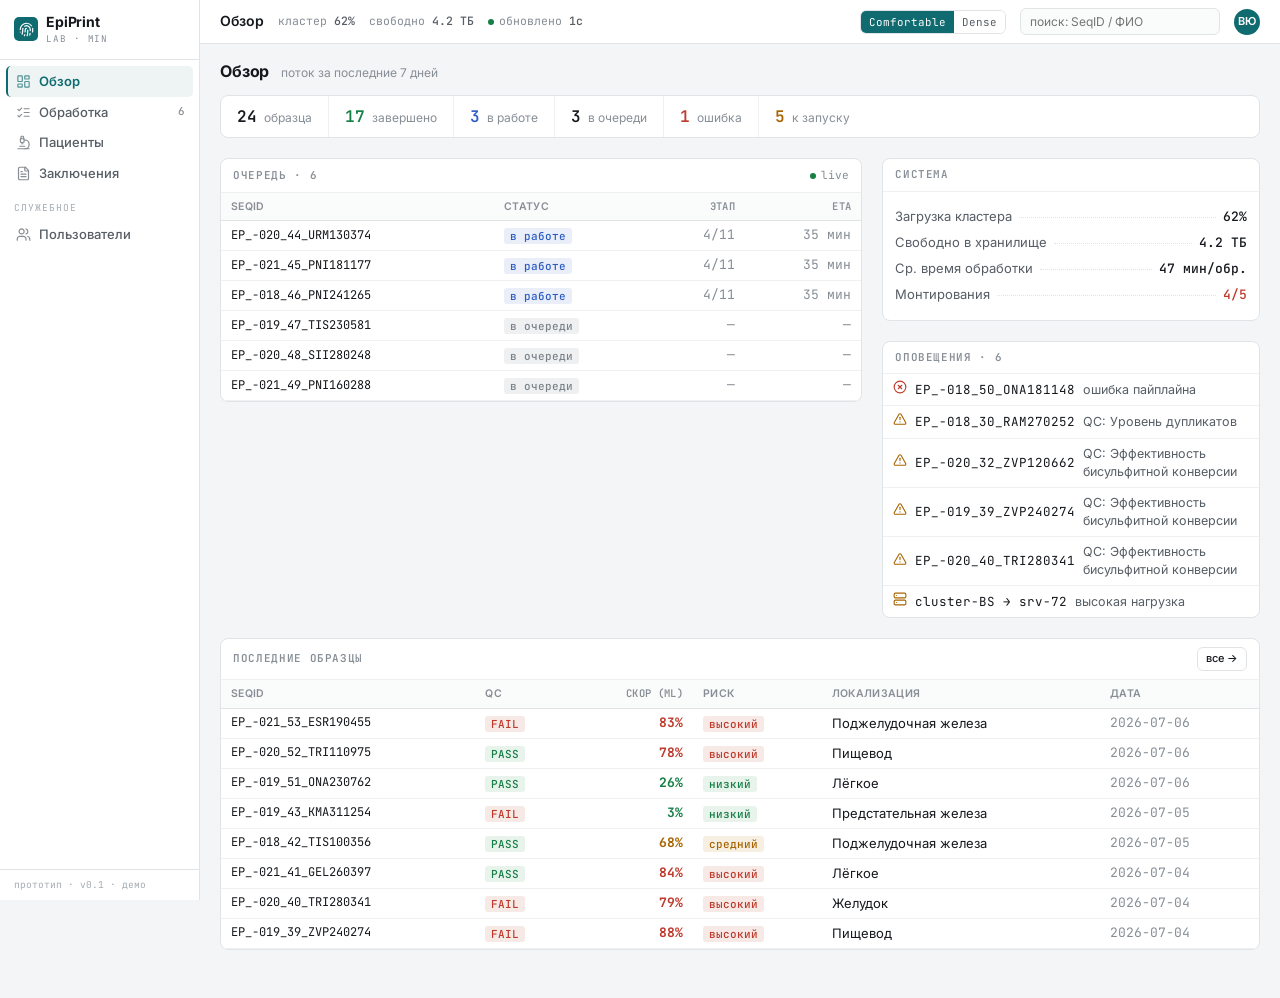
<file: EpiPrint_lab.html>
<!doctype html>
<html lang="ru">
<head>
<meta name="robots" content="noindex, nofollow">
<meta charset="utf-8">
<meta name="viewport" content="width=device-width, initial-scale=1">
<title>EpiPrint · Lab</title>
<style>
/* ============================================================
   EpiPrint · Lab — минималистичный «LIMS»-слой.
   Плоско, плотно, серо-белая палитра + один акцент. Данные — главное.
   ============================================================ */
@import url('https://fonts.googleapis.com/css2?family=Inter:wght@400;500;600;700&family=Montserrat:wght@700;800&family=JetBrains+Mono:wght@400;500;600&display=swap');

:root{
  /* токены дизайн-системы (нужны заключению и хитмапу) */
  --brand:#0f6b70; --brand-600:#0f6b70; --brand-700:#0b5155; --brand-050:#eef4f4;
  --pass:#157f45; --pass-bg:#e8f3ec; --warn:#a86400; --warn-bg:#f6efe2; --fail:#bd3a2c; --fail-bg:#f7e9e6;
  --info:#2b5cc4; --info-bg:#eaeef8; --queued:#7b828a; --queued-bg:#eef0f2;
  --risk-high:#bd3a2c; --risk-high-bg:#f7e9e6; --risk-med:#a86400; --risk-med-bg:#f6efe2; --risk-low:#157f45; --risk-low-bg:#e8f3ec;
  --hm-0:#2c6fb3; --hm-mid:#f1f1ec; --hm-1:#bd3a2c;
  --disp:"Montserrat", system-ui, sans-serif;
  --body:"Inter", system-ui, -apple-system, "Segoe UI", sans-serif;
  --mono:"JetBrains Mono", ui-monospace, "SF Mono", Menlo, monospace;

  --ink:#15181c; --ink-2:#565d64; --ink-3:#878e96; --faint:#a6adb4;
  --bg:#f4f5f6; --surface:#ffffff; --surface-2:#fafbfb;
  --line:#e1e4e7; --line-2:#eef0f2;
  --accent:var(--brand);

  --sb-w:200px;
  --row:30px;          /* высота строки таблицы (comfortable) */
  --gap:20px;          /* ритм: 40/24/12/6 — используем осмысленно */
}
body.dense{ --row:23px; --gap:12px; font-size:12px; }

*{ box-sizing:border-box; }
html,body{ margin:0; padding:0; }
body{ font-family:var(--body); color:var(--ink); background:var(--bg); font-size:13px; line-height:1.45; -webkit-font-smoothing:antialiased; }
a{ color:var(--brand); text-decoration:none; }
a:hover{ text-decoration:underline; }
.mono{ font-family:var(--mono); }
.muted{ color:var(--ink-2); }
.faint{ color:var(--ink-3); }
.spacer{ flex:1; }
.nowrap{ white-space:nowrap; }
.right{ text-align:right; }
hr.rule{ border:0; border-top:1px solid var(--line); margin:var(--gap) 0; }

/* ---------- layout ---------- */
.layout{ display:flex; min-height:100vh; }
.main{ flex:1; min-width:0; margin-left:var(--sb-w); display:flex; flex-direction:column; }
.content{ padding:16px 20px 48px; max-width:1500px; width:100%; }
body.dense .content{ padding:12px 16px 40px; }

/* ---------- sidebar (light) ---------- */
.sb{ position:fixed; top:0; left:0; bottom:0; width:var(--sb-w); background:var(--surface); border-right:1px solid var(--line); display:flex; flex-direction:column; z-index:30; }
.sb__brand{ display:flex; align-items:center; gap:8px; padding:12px 14px; border-bottom:1px solid var(--line); }
.sb__mark{ width:24px; height:24px; border-radius:5px; flex:none; background:var(--brand); display:grid; place-items:center; }
.sb__mark svg{ width:15px; height:15px; color:#fff; }
.sb__name{ font-weight:700; font-size:14px; letter-spacing:-.01em; }
.sb__name small{ display:block; font-family:var(--mono); font-size:.58rem; letter-spacing:.1em; text-transform:uppercase; color:var(--ink-3); font-weight:400; margin-top:1px; }
.nav{ padding:6px; flex:1; overflow-y:auto; }
.nav__g{ font-family:var(--mono); font-size:.6rem; letter-spacing:.1em; text-transform:uppercase; color:var(--faint); padding:12px 8px 4px; }
.nav__i{ display:flex; align-items:center; gap:8px; padding:6px 8px; border-radius:5px; color:var(--ink-2); font-weight:500; font-size:13px; cursor:pointer; border-left:2px solid transparent; }
.nav__i:hover{ background:var(--surface-2); color:var(--ink); text-decoration:none; }
.nav__i.on{ color:var(--brand); background:var(--brand-050); border-left-color:var(--brand); font-weight:600; }
.nav__i svg{ width:15px; height:15px; opacity:.7; flex:none; }
.nav__i .n{ margin-left:auto; font-family:var(--mono); font-size:.68rem; color:var(--ink-3); }
.sb__foot{ padding:8px 14px; border-top:1px solid var(--line); font-family:var(--mono); font-size:.6rem; color:var(--faint); }

/* ---------- topbar ---------- */
.top{ position:sticky; top:0; z-index:20; background:var(--surface); border-bottom:1px solid var(--line); display:flex; align-items:center; gap:14px; padding:0 20px; height:44px; }
.top__t{ font-weight:600; font-size:14px; }
.top__sys{ font-family:var(--mono); font-size:.72rem; color:var(--ink-3); display:flex; gap:14px; }
.top__sys b{ color:var(--ink-2); font-weight:500; }
.seg{ display:inline-flex; border:1px solid var(--line); border-radius:6px; overflow:hidden; }
.seg button{ border:0; background:var(--surface); font-family:var(--mono); font-size:.68rem; color:var(--ink-2); padding:4px 8px; cursor:pointer; }
.seg button.on{ background:var(--brand); color:#fff; }
.top input.search{ border:1px solid var(--line); border-radius:6px; padding:5px 9px; font-family:var(--body); font-size:12px; outline:none; width:200px; background:var(--surface-2); }
.top input.search:focus{ border-color:var(--brand); }
.avatar{ width:26px; height:26px; border-radius:999px; background:var(--brand); color:#fff; display:grid; place-items:center; font-weight:600; font-size:11px; }

/* ---------- page header (terse) ---------- */
.ph{ display:flex; align-items:baseline; gap:12px; margin-bottom:12px; }
.ph h1{ font-size:16px; font-weight:700; margin:0; letter-spacing:-.01em; }
.ph .sub{ font-size:12px; color:var(--ink-3); }
.ph .spacer{ flex:1; }

/* ---------- status strip (вместо крупных KPI) ---------- */
.strip{ display:flex; flex-wrap:wrap; gap:0; border:1px solid var(--line); border-radius:8px; background:var(--surface); margin-bottom:var(--gap); overflow:hidden; }
.strip__i{ padding:9px 16px; border-right:1px solid var(--line-2); display:flex; align-items:baseline; gap:7px; }
.strip__i:last-child{ border-right:0; }
.strip__n{ font-family:var(--mono); font-weight:600; font-size:16px; }
.strip__l{ font-size:12px; color:var(--ink-3); }
.strip__i.b-pass .strip__n{ color:var(--pass); } .strip__i.b-fail .strip__n{ color:var(--fail); }
.strip__i.b-run .strip__n{ color:var(--info); } .strip__i.b-warn .strip__n{ color:var(--warn); }

/* ---------- panel ---------- */
.panel{ background:var(--surface); border:1px solid var(--line); border-radius:8px; }
.panel__h{ display:flex; align-items:center; gap:10px; padding:8px 12px; border-bottom:1px solid var(--line-2); }
.panel__b{ padding:12px; }
.sec{ font-family:var(--mono); font-size:.68rem; letter-spacing:.06em; text-transform:uppercase; color:var(--ink-3); font-weight:600; }
.grid{ display:grid; gap:var(--gap); }

/* ---------- tables (главный элемент) ---------- */
.tw{ overflow-x:auto; }
table.t{ width:100%; border-collapse:collapse; font-size:13px; }
.t th{ text-align:left; font-weight:600; color:var(--ink-3); font-size:10.5px; text-transform:uppercase; letter-spacing:.03em; padding:6px 10px; border-bottom:1px solid var(--line); white-space:nowrap; position:sticky; top:0; background:var(--surface-2); user-select:none; }
.t th.s{ cursor:pointer; } .t th.s:hover{ color:var(--ink); }
.t td{ padding:0 10px; height:var(--row); border-bottom:1px solid var(--line-2); vertical-align:middle; white-space:nowrap; }
.t tbody tr:hover{ background:var(--surface-2); }
.t tr.clk{ cursor:pointer; }
.t .id{ font-family:var(--mono); font-size:12px; }
.t .num{ text-align:right; font-family:var(--mono); }
.t .empty{ padding:24px; text-align:center; color:var(--ink-3); height:auto; }
.t--fixed td{ white-space:normal; }
.chk{ width:14px; height:14px; accent-color:var(--brand); cursor:pointer; vertical-align:middle; }

/* ---------- status tags (flat) ---------- */
.st{ font-family:var(--mono); font-size:11px; font-weight:500; padding:1px 6px; border-radius:3px; white-space:nowrap; }
.st--pass{ color:var(--pass); background:var(--pass-bg); }
.st--fail{ color:var(--fail); background:var(--fail-bg); }
.st--warn{ color:var(--warn); background:var(--warn-bg); }
.st--run{ color:var(--info); background:var(--info-bg); }
.st--queue{ color:var(--queued); background:var(--queued-bg); }
.st--done{ color:var(--pass); background:var(--pass-bg); }
.st--muted{ color:var(--ink-2); background:var(--line-2); }
.st--high{ color:var(--risk-high); background:var(--risk-high-bg); }
.st--med{ color:var(--risk-med); background:var(--risk-med-bg); }
.st--low{ color:var(--risk-low); background:var(--risk-low-bg); }
.dot{ display:inline-block; width:6px; height:6px; border-radius:999px; vertical-align:middle; margin-right:5px; }

/* ---------- buttons ---------- */
.btn{ display:inline-flex; align-items:center; gap:6px; font-family:var(--body); font-weight:500; font-size:12px; padding:5px 10px; border-radius:6px; border:1px solid var(--line); background:var(--surface); color:var(--ink); cursor:pointer; }
.btn:hover{ background:var(--surface-2); text-decoration:none; }
.btn svg{ width:14px; height:14px; }
.btn--pri{ background:var(--brand); border-color:var(--brand); color:#fff; }
.btn--pri:hover{ background:var(--brand-700); }
.btn--sm{ padding:3px 8px; font-size:11px; }
.btn:disabled{ opacity:.45; cursor:not-allowed; }

/* ---------- dotted-leader kv (вывод анализа) ---------- */
.leads{ display:flex; flex-direction:column; }
.lead{ display:flex; align-items:baseline; font-size:13px; padding:3px 0; }
body.dense .lead{ padding:1.5px 0; }
.lead .k{ color:var(--ink-2); }
.lead .d{ flex:1; border-bottom:1px dotted var(--line); margin:0 7px; transform:translateY(-3px); }
.lead .v{ font-family:var(--mono); font-weight:500; }
.lead .v.pass{ color:var(--pass); } .lead .v.fail{ color:var(--fail); }

/* ---------- meta grid (LIMS header) ---------- */
.lims-head{ display:flex; align-items:center; gap:14px; flex-wrap:wrap; padding:10px 14px; border:1px solid var(--line); border-radius:8px; background:var(--surface); }
.lims-head .id{ font-family:var(--mono); font-size:16px; font-weight:600; }
.lims-head .m{ font-family:var(--mono); font-size:12px; color:var(--ink-2); }
.kvcols{ display:grid; grid-template-columns:repeat(4,1fr); gap:4px 22px; }
.kvcols .k{ color:var(--ink-3); font-size:11px; }
.kvcols .v{ font-family:var(--mono); font-size:12.5px; }
.kvrow{ display:grid; grid-template-columns:130px 1fr; gap:2px 10px; }

/* ---------- pipeline steps (compact) ---------- */
.steps2{ display:flex; flex-direction:column; }
.step2{ display:flex; align-items:center; gap:10px; height:26px; border-bottom:1px solid var(--line-2); font-size:12.5px; }
.step2:last-child{ border-bottom:0; }
.step2 .mk{ width:14px; text-align:center; font-family:var(--mono); font-size:11px; }
.step2 .mk.done{ color:var(--pass); } .step2 .mk.run{ color:var(--info); } .step2 .mk.err{ color:var(--fail); } .step2 .mk.wait{ color:var(--faint); }
.step2 .nm{ flex:1; }
.step2 .tm{ font-family:var(--mono); font-size:11px; color:var(--ink-3); }
.step2 .bar{ height:4px; width:120px; background:var(--line-2); border-radius:2px; overflow:hidden; }
.step2 .bar i{ display:block; height:100%; background:var(--info); }

/* ---------- localization mini-bars ---------- */
.loc{ display:grid; grid-template-columns:150px 1fr 42px; align-items:center; gap:8px; font-size:12.5px; padding:2px 0; }
.loc .t{ height:6px; background:var(--line-2); border-radius:2px; overflow:hidden; }
.loc .t i{ display:block; height:100%; background:var(--ink-3); }
.loc.top .t i{ background:var(--brand); } .loc.top .nm{ font-weight:600; }
.loc .vv{ font-family:var(--mono); text-align:right; color:var(--ink-2); }

/* ---------- score inline ---------- */
.score-big{ font-family:var(--mono); font-size:30px; font-weight:600; letter-spacing:-.02em; }
.score-big.high{ color:var(--risk-high); } .score-big.medium{ color:var(--risk-med); } .score-big.low{ color:var(--risk-low); }

/* ---------- files list ---------- */
.files{ display:flex; flex-direction:column; }
.file{ display:flex; align-items:center; gap:8px; height:28px; border-bottom:1px solid var(--line-2); font-family:var(--mono); font-size:12px; }
.file:last-child{ border-bottom:0; }
.file .fn{ flex:1; } .file .fz{ color:var(--ink-3); } .file a{ color:var(--brand); cursor:pointer; }

/* ---------- collapsible ---------- */
details.dd > summary{ list-style:none; cursor:pointer; font-family:var(--mono); font-size:.72rem; color:var(--brand); padding:4px 0; user-select:none; display:flex; align-items:center; gap:6px; }
details.dd > summary::-webkit-details-marker{ display:none; }
details.dd > summary::before{ content:"▸"; color:var(--ink-3); }
details.dd[open] > summary::before{ content:"▾"; }

/* ---------- heatmap (сохраняем — понравилась) ---------- */
.heatmap{ overflow-x:auto; padding-bottom:4px; }
.heatmap__inner{ display:inline-block; }
.hm-row{ display:flex; align-items:center; }
.hm-label{ width:80px; flex:none; font-size:12px; text-align:right; padding-right:10px; color:var(--ink-2); font-family:var(--mono); }
.hm-label.strong{ font-weight:600; color:var(--ink); }
.hm-cell{ width:12px; height:18px; flex:none; }
.hm-scale{ display:flex; align-items:center; gap:8px; margin-top:8px; font-size:11px; color:var(--ink-3); font-family:var(--mono); }
.hm-scale__bar{ width:140px; height:8px; border-radius:2px; background:linear-gradient(90deg,var(--hm-0),var(--hm-mid),var(--hm-1)); }

/* ---------- alerts ---------- */
.alert{ display:flex; align-items:center; gap:8px; padding:6px 10px; border-bottom:1px solid var(--line-2); font-size:12.5px; }
.alert:last-child{ border-bottom:0; }
.alert svg{ width:14px; height:14px; flex:none; }

/* ---------- feedback (compact) ---------- */
.fb-opts{ display:flex; gap:8px; }
.fb-opt{ border:1px solid var(--line); border-radius:6px; padding:5px 10px; font-size:12px; cursor:pointer; }
.fb-opt.on-y{ border-color:var(--pass); color:var(--pass); background:var(--pass-bg); }
.fb-opt.on-n{ border-color:var(--fail); color:var(--fail); background:var(--fail-bg); }
textarea.ta{ width:100%; border:1px solid var(--line); border-radius:6px; padding:6px 8px; font-family:var(--body); font-size:12px; resize:vertical; min-height:48px; outline:none; }
select.sel{ border:1px solid var(--line); border-radius:6px; padding:4px 8px; font-size:12px; background:var(--surface); outline:none; }

/* ---------- toast ---------- */
.toast-host{ position:fixed; right:16px; bottom:16px; display:flex; flex-direction:column; gap:8px; z-index:100; }
.toast{ background:var(--ink); color:#fff; padding:8px 12px; border-radius:6px; font-size:12px; box-shadow:0 4px 14px rgba(0,0,0,.18); }

.live{ display:inline-block; width:6px; height:6px; border-radius:999px; background:var(--pass); margin-right:5px; animation:pl 1.6s infinite; }
@keyframes pl{ 0%,100%{opacity:1} 50%{opacity:.35} }

@media (max-width:900px){ .kvcols{ grid-template-columns:repeat(2,1fr); } }

/* ---- стили заключения ---- */

  /* ============ Заключение — бланк лаборатории (Genomed letterhead + Galleri-контент) ============ */
  .rp-toolbar{ max-width:210mm; margin:0 auto 14px; }
  .doc{
    width:210mm; min-height:297mm; margin:0 auto; background:#fff;
    box-shadow:var(--shadow-lg); position:relative; overflow:hidden;
    font-family:var(--body); color:#20242b; font-size:9.6px; padding:10mm 15mm 8mm;
    -webkit-print-color-adjust:exact; print-color-adjust:exact;
  }
  .doc *{ -webkit-print-color-adjust:exact; print-color-adjust:exact; }

  /* ---- шапка Genomed ---- */
  .gm-head{ display:grid; grid-template-columns:132px 1fr auto; gap:14px; align-items:center; }
  .gm-logo svg{ width:190px; height:auto; display:block; }
  .gm-logo-img{ height:52px; width:auto; display:block; }
  .gm-org .gm-reg{ display:flex; gap:16px; font-family:var(--mono); font-size:7.6px; color:#5a6b7b; }
  .gm-lab{ font-family:var(--disp); font-weight:800; font-size:13px; color:#155a9e; letter-spacing:.01em; margin:4px 0 3px; text-align:center; white-space:nowrap; }
  .gm-addr{ font-size:8.2px; color:#6b7280; }
  .gm-contacts{ font-size:7.9px; color:#4a5a68; display:flex; flex-direction:column; gap:2.5px; }
  .gm-contacts div{ display:flex; align-items:center; gap:6px; justify-content:flex-end; white-space:nowrap; }
  .gm-contacts svg{ width:11px; height:11px; color:#1a86c8; flex:none; }
  .gm-rule{ height:2px; background:#155a9e; border:0; margin:7px 0 0; }
  .gm-rule2{ height:.6px; background:#9cc3e4; border:0; margin:1.5px 0 0; }

  /* ---- заголовок ---- */
  .rp-titleblock{ text-align:center; margin:5mm 0 4mm; }
  .rp-title{ font-family:var(--disp); font-weight:800; font-size:18px; letter-spacing:.04em; color:#12202b; }
  .rp-subtitle{ font-size:10px; color:#5a6b7b; margin-top:3px; }
  .rp-subtitle b{ color:var(--brand); font-weight:700; }

  /* ---- реквизиты образца ---- */
  .rp-info{ display:grid; grid-template-columns:1fr 1.25fr 1fr; gap:22px; padding:11px 0; border-top:1px solid #dfe6ec; border-bottom:1px solid #dfe6ec; }
  .rp-info h4{ font-family:var(--disp); font-weight:700; font-size:10.5px; margin:0 0 6px; color:#155a9e; }
  .rp-info dl{ display:grid; grid-template-columns:auto 1fr; gap:3px 10px; margin:0; font-size:9px; }
  .rp-info dt{ color:#8a99a8; font-weight:600; white-space:nowrap; }
  .rp-info dd{ margin:0; color:#20242b; }

  /* реквизиты в стиле бланка Геномед (сжатый вариант) */
  .rp-gm-info{ display:grid; grid-template-columns:1fr 1fr; gap:2px 30px; padding:11px 0; border-top:1px solid #dfe6ec; border-bottom:1px solid #dfe6ec; font-size:9.6px; }
  .rp-gm-info .r{ display:flex; gap:7px; padding:2.5px 0; align-items:baseline; }
  .rp-gm-info .r b{ color:#12202b; font-weight:700; white-space:nowrap; }
  .rp-gm-info .r span{ color:#20242b; }

  /* ---- секции с боковым язычком ---- */
  .rp-sec{ display:flex; gap:0; margin-top:4.5mm; }
  .rp-sec__tab{ width:24px; flex:none; color:#fff; writing-mode:vertical-rl; transform:rotate(180deg);
    text-align:center; font-family:var(--disp); font-weight:800; letter-spacing:.14em; font-size:9.5px; text-transform:uppercase;
    display:flex; align-items:center; justify-content:center; padding:12px 0; border-radius:3px; }
  .rp-sec__body{ flex:1; padding-left:16px; min-width:0; }

  .resultbox{ border:1.6px solid var(--det); border-radius:5px; padding:15px 20px 14px; position:relative; margin-top:8px; display:flex; gap:18px; align-items:flex-start; }
  .resultbox__legend{ position:absolute; top:-8px; left:18px; background:#fff; padding:0 8px; color:var(--det); font-family:var(--disp); font-weight:800; font-size:11.5px; }
  .result-icon{ width:52px; height:52px; flex:none; border-radius:50%; background:var(--det); color:#fff; display:grid; place-items:center; font-family:var(--disp); font-weight:900; font-size:29px; line-height:1; }
  .result-icon svg{ width:27px; height:27px; }
  .result-h{ font-family:var(--disp); font-weight:800; font-size:19px; letter-spacing:-.01em; color:var(--det); line-height:1.08; margin:1px 0 6px; }
  .result-p{ font-size:9.6px; line-height:1.55; color:#2f3944; margin:0; text-align:justify; }
  .result-p b{ color:#12202b; }

  .rp-two{ display:grid; grid-template-columns:1fr 1fr; gap:24px; margin-top:14px; }
  .rp-two h5{ display:flex; align-items:center; gap:7px; font-family:var(--disp); font-weight:800; font-size:11.5px; color:var(--det); margin:0 0 5px; }
  .rp-two h5 svg{ width:15px; height:15px; }
  .rp-two p{ margin:0; font-size:9.1px; line-height:1.5; color:#2f3944; text-align:justify; }
  .rp-two p b{ color:#12202b; }

  .pred-h{ font-family:var(--disp); font-weight:800; font-size:14px; color:var(--pred); margin:0 0 3px; }
  .pred-rule{ height:1.5px; background:var(--pred); opacity:.4; border:0; margin:0 0 11px; }
  .pred-grid{ display:grid; grid-template-columns:210px 1fr; gap:22px; align-items:start; }
  .cso-card{ border:1.4px solid #d7d3ec; border-radius:5px; overflow:hidden; }
  .cso-card__hd{ background:var(--pred); color:#fff; font-family:var(--disp); font-weight:700; font-size:9px; padding:6px 12px; letter-spacing:.04em; text-transform:uppercase; }
  .cso-card__bd{ padding:12px 13px; }
  .cso-label{ font-family:var(--mono); font-size:7.2px; letter-spacing:.1em; text-transform:uppercase; color:var(--pred); font-weight:600; }
  .cso-name{ font-family:var(--disp); font-weight:800; font-size:14.5px; color:#20242b; line-height:1.05; margin:2px 0 7px; }
  .cso-meter{ height:10px; border:1px solid var(--pred); border-radius:2px; overflow:hidden; margin-bottom:2px; background:repeating-linear-gradient(90deg,transparent 0,transparent 13px,#eceaf5 13px,#eceaf5 14px); }
  .cso-meter i{ background:var(--pred); display:block; height:100%; }
  .cso-second{ border-top:1px solid #eceaf5; margin-top:10px; padding-top:9px; }
  .pred-expl p{ font-size:9.1px; line-height:1.5; color:#2f3944; margin:0 0 7px; text-align:justify; }
  .pred-expl p.it{ font-style:italic; color:#6b7280; margin-bottom:0; }

  .rp-fine{ margin-top:4mm; border-top:1px solid #dfe6ec; padding-top:7px; display:grid; grid-template-columns:1fr 1fr; gap:20px; }
  .rp-fine h6{ font-family:var(--disp); font-weight:700; font-size:9.5px; margin:0 0 4px; color:#20242b; }
  .rp-fine p{ margin:0; font-size:8.4px; line-height:1.5; color:#6b7280; text-align:justify; }
  .rp-fine ul{ margin:0; padding-left:14px; font-size:8.4px; line-height:1.5; color:#6b7280; }
  .rp-fine ul li{ margin-bottom:2.5px; text-align:justify; }

  .rp-sign{ margin-top:4mm; display:flex; justify-content:space-between; align-items:flex-end; }
  .rp-sign__who{ font-size:8.7px; color:#4a5a68; }
  .rp-sign__line{ margin-top:18px; width:240px; }
  .rp-sign__name{ border-top:1px solid #20242b; padding-top:4px; font-family:var(--disp); font-weight:700; font-size:10.5px; }
  .rp-sign__role{ font-size:8.2px; color:#8a99a8; margin-top:1px; }
  .seal{ width:104px; height:104px; flex:none; margin-right:4px; }
  .seal svg{ width:100%; height:100%; opacity:.9; transform:rotate(-6deg); }

  .rp-foot{ margin-top:4mm; border-top:1px solid #dfe6ec; padding-top:6px; font-family:var(--mono); font-size:7.3px; color:#a0aab4; line-height:1.6; display:flex; justify-content:space-between; gap:12px; }

  @media print{
    .sidebar,.topbar,.no-print,.rp-toolbar{ display:none !important; }
    .main{ margin-left:0 !important; }
    .content{ padding:0 !important; max-width:none; }
    body{ background:#fff; }
    .doc{ box-shadow:none; margin:0; min-height:auto; width:auto; }
    @page{ size:A4; margin:0; }
  }

</style>
</head>
<body>
<div class="layout">
  <aside class="sb" id="sb"></aside>
  <div class="main">
    <header class="top" id="top"></header>
    <main class="content" id="view"></main>
  </div>
</div>
<script>
/* ============================================================
   EpiPrint — мок-данные прототипа (детерминированные).
   Ничего из этого не является реальными медицинскими данными.
   ============================================================ */

// --- детерминированный PRNG (mulberry32) ---
function mulberry32(seed) {
  return function () {
    seed |= 0; seed = (seed + 0x6D2B79F5) | 0;
    let t = Math.imul(seed ^ (seed >>> 15), 1 | seed);
    t = (t + Math.imul(t ^ (t >>> 7), 61 | t)) ^ t;
    return ((t ^ (t >>> 14)) >>> 0) / 4294967296;
  };
}
function hashStr(s){ let h=2166136261; for(let i=0;i<s.length;i++){ h^=s.charCodeAt(i); h=Math.imul(h,16777619);} return h>>>0; }
function rngFor(s){ return mulberry32(hashStr(s)); }
function pick(rng, arr){ return arr[Math.floor(rng()*arr.length)]; }
function between(rng, a, b, dp=0){ const v=a+rng()*(b-a); return dp?+v.toFixed(dp):Math.round(v); }

// --- справочники ---
const CANCER_TYPES = [
  { key:'breast',     label:'Молочная железа' },
  { key:'colorectal', label:'Колоректальный' },
  { key:'prostate',   label:'Предстательная железа' },
  { key:'lung',       label:'Лёгкое' },
  { key:'liver',      label:'Печень' },
  { key:'stomach',    label:'Желудок' },
  { key:'pancreas',   label:'Поджелудочная железа' },
  { key:'esophagus',  label:'Пищевод' },
];
const KITS = [
  { key:'vazyme', label:'Vazyme',       method:'WGBS' },
  { key:'rasel',  label:'Rasel',        method:'WGBS' },
  { key:'brock',  label:'Burning Rock', method:'Таргетный (ELSA-seq)' },
];
const REF = 'hg38';

// стадии пайплайна — по реальному status.log (Nanodigm) + downstream
const PIPELINE_STAGES = [
  'fastp',
  'Выравнивание (bwa-meth)',
  'MarkDuplicates',
  'CollectMultipleMetrics',
  'CollectWgsMetrics',
  'Uniformity',
  'MethylDackel',
  'Cytosine QC',
  'Build JSON',
  'Классификатор',
  'Формирование заключения',
];

// панель маркерных регионов метилирования, сгруппированная по типу рака
// (реальные гены-маркеры cfDNA-метилирования, позиции — демо)
const _MK = {
  breast:     ['RASSF1A','GSTP1','CDH13','RARB','BRCA1','SFRP1'],
  colorectal: ['SEPT9','BCAT1','NDRG4','SFRP2','TFPI2','VIM','APC'],
  prostate:   ['GSTP1','APC','RASSF1A','PTGS2','RARB','TIG1'],
  lung:       ['SHOX2','RASSF1A','PTGER4','HOXA7','SCT','CDO1'],
  liver:      ['BMPR1A','HOXA10','SEPT9','RASSF1A','APC'],
  stomach:    ['RPRM','RNF180','CDH1','TFPI2','MLH1'],
  pancreas:   ['BNC1','ADAMTS1','SFRP2','NPTX2','CDKN2A'],
  esophagus:  ['SFRP1','TAC1','HPP1','CDH13','APC'],
};
const MARKER_PANEL = CANCER_TYPES.flatMap(ct => (_MK[ct.key]||[]).map((g,i)=>{
  const r = rngFor(ct.key+'_'+g+'_'+i);
  return { gene:g, cancer:ct.key, pos: between(r, 1000000, 199000000) };
}));

// --- генерация выборки образцов ---
const FEMALE_CODES = ['SII','LNV','TRI','TIS','BAS','ESR','KMA','ONA'];
const MALE_CODES   = ['RAM','GEL','ARV','ZVP','URM','PNI','SIV','DKO'];
const SURNAMES = ['Соколов','Кузнецов','Попов','Лебедев','Козлов','Новиков','Морозов','Волков','Соловьёв','Васильев','Зайцев','Павлов','Семёнов','Голубев','Виноградов','Богданов','Воробьёв','Фёдоров','Михайлов','Беляев','Тарасов','Комаров','Орлов','Киселёв','Макаров','Андреев','Ковалёв','Ильин','Гусев','Титов'];
const INITS = ['А','Б','В','Г','Д','Е','И','К','Л','М','Н','О','П','Р','С','Т','Ю','Я'];
function makeFio(seed, isFemale){ const r=rngFor(seed+'_fio'); let sur=pick(r,SURNAMES); if(isFemale) sur+='а'; return `${sur} ${pick(r,INITS)}. ${pick(r,INITS)}.`; }

// QC-метрики по формату реального qc.json (Nanodigm): conversion_rate, coverage,
// cpg (mean_cov / pct_5x / mbias), duplicates, insert_size, q30, gc, strand_ratio.
function makeQC(rng, kit){
  let conversion = between(rng, 99.1, 99.85, 2);   // conversion_rate
  let meanDepth  = between(rng, 12, 22, 1);         // coverage.mean
  let uniformity = between(rng, 96, 99.5, 1);       // coverage.uniformity
  let cov10      = between(rng, 72, 92, 1);         // coverage.pct_10x
  let cpgMean    = between(rng, 4.6, 8, 2);         // cpg.mean_cov
  let cpgCov     = between(rng, 46, 66, 1);         // cpg.pct_5x
  let mbias      = between(rng, -0.06, 0.06, 3);    // cpg.mbias_diff
  let dup        = between(rng, 4, 13, 1);          // duplicates
  let insert     = between(rng, 135, 155);          // insert_size.median
  let mapped     = between(rng, 95.5, 99.4, 1);     // доля картированных
  let q30        = between(rng, 92.5, 96, 1);       // reads.q30_rate
  const gc       = between(rng, 19, 24, 1);         // gc_content (низкий из-за бисульфита)
  let strand     = between(rng, 0.985, 1.02, 3);    // strand_ratio
  const tumorFrac= between(rng, 0.3, 9.5, 1);

  // ~20% образцов — одна метрика вне порога (реализм потока)
  if (rng() < 0.20){
    const w = Math.floor(rng()*5);
    if (w===0) conversion = between(rng, 98.3, 98.9, 2);
    else if (w===1) uniformity = between(rng, 88, 95.5, 1);
    else if (w===2) cpgCov = between(rng, 32, 44, 1);
    else if (w===3) q30 = between(rng, 86, 91.5, 1);
    else dup = between(rng, 15, 24, 1);
  }

  const metrics = [
    { key:'conversion', name:'Эффективность бисульфитной конверсии', unit:'%',  value:conversion, threshold:'≥ 99.0', pass: conversion>=99.0 },
    { key:'meanDepth',  name:'Средняя глубина покрытия', unit:'×', value:meanDepth, threshold:'≥ 10', pass: meanDepth>=10 },
    { key:'uniformity', name:'Равномерность покрытия', unit:'%', value:uniformity, threshold:'≥ 90', pass: uniformity>=90 },
    { key:'cov10',      name:'Доля оснований ≥ 10×', unit:'%', value:cov10, threshold:'≥ 70', pass: cov10>=70 },
    { key:'cpgMean',    name:'Среднее покрытие CpG', unit:'×', value:cpgMean, threshold:'≥ 4', pass: cpgMean>=4 },
    { key:'cpgCov',     name:'Доля CpG с покрытием ≥ 5×', unit:'%', value:cpgCov, threshold:'≥ 45', pass: cpgCov>=45 },
    { key:'mbias',      name:'M-bias, разница', unit:'', value:mbias, threshold:'|≤ 0.1|', pass: Math.abs(mbias)<=0.1 },
    { key:'dup',        name:'Уровень дупликатов', unit:'%', value:dup, threshold:'≤ 15', pass: dup<=15 },
    { key:'insert',     name:'Размер вставки, медиана', unit:'bp', value:insert, threshold:'120–160', pass: insert>=120&&insert<=160 },
    { key:'mapped',     name:'Доля картированных ридов', unit:'%', value:mapped, threshold:'≥ 95', pass: mapped>=95 },
    { key:'q30',        name:'Доля оснований Q30', unit:'%', value:q30, threshold:'≥ 92', pass: q30>=92 },
    { key:'gc',         name:'GC-состав', unit:'%', value:gc, threshold:'справочно', pass:true },
    { key:'strand',     name:'Соотношение цепей', unit:'', value:strand, threshold:'0.9–1.1', pass: strand>=0.9&&strand<=1.1 },
    { key:'tumorFrac',  name:'Оценка опухолевой фракции', unit:'%', value:tumorFrac, threshold:'справочно', pass:true },
  ];
  const failed = metrics.filter(m=>!m.pass && m.threshold!=='справочно').map(m=>m.name);
  return { metrics, failed, verdict: failed.length? 'Fail':'Pass' };
}

function makeScore(rng, forcedCancer){
  const isCancer = forcedCancer!==undefined ? forcedCancer : rng()>0.55;
  let cancerProb;
  if (isCancer) cancerProb = between(rng, 0.62, 0.94, 3);
  else          cancerProb = between(rng, 0.02, 0.34, 3);

  // локализация: один доминирующий тип + фон
  const weights = CANCER_TYPES.map(()=> rng());
  const domIdx = Math.floor(rng()*CANCER_TYPES.length);
  weights[domIdx] += isCancer ? 2.4 : 0.4;
  const sum = weights.reduce((a,b)=>a+b,0);
  const localization = {};
  CANCER_TYPES.forEach((t,i)=> localization[t.key] = +(weights[i]/sum).toFixed(3));

  let risk = 'low';
  if (cancerProb>=0.7) risk='high'; else if (cancerProb>=0.45) risk='medium';
  return { cancerProb, risk, localization, topType: CANCER_TYPES[domIdx].key };
}

// heatmap по панели маркеров (регион × [Образец, Норма, Опухоль]).
// Образец тяготеет к норме; при онкопроцессе регионы соответствующей
// локализации сильнее сдвигаются к «опухолевому» паттерну.
function makeHeatmap(seqId, isCancer, topType){
  const rng = rngFor(seqId+'_hm');
  const regions = MARKER_PANEL;
  const N = regions.length;
  const norm = [], tumor = [], sample = [], loci = [];
  regions.forEach((reg, i)=>{
    const n = +(rng()*0.32).toFixed(3);           // норма — низкое
    const t = +(0.55 + rng()*0.45).toFixed(3);    // опухоль — высокое
    let shift = rng()*0.10;
    if (isCancer) shift = (reg.cancer===topType) ? (0.40 + rng()*0.40) : (0.05 + rng()*0.22);
    const s = +Math.min(1, n*(1-shift) + t*shift).toFixed(3);
    norm.push(n); tumor.push(t); sample.push(s);
    loci.push({ gene:reg.gene, pos:reg.pos, cancer:reg.cancer, sample:s, norm:n, delta:+(s-n).toFixed(3) });
  });
  const topLoci = [...loci].sort((a,b)=> b.delta - a.delta).slice(0, 8);
  return { N, regions, topLoci, rows:[
    { label:'Образец', strong:true, values:sample },
    { label:'Норма', values:norm },
    { label:'Опухоль', values:tumor },
  ]};
}

// --- сборка образцов ---
function buildSamples(){
  const runs = ['R2026-018','R2026-019','R2026-020','R2026-021'];
  const statuses = [
    // распределение статусов по образцам
    'done','done','done','done','done','done','done','done','done','done','done','done',
    'done','done','processing','processing','processing','queued','queued','queued','error','done','done','done'
  ];
  const out = [];
  for (let i=0;i<statuses.length;i++){
    const status = statuses[i];
    const rng = rngFor('sample'+i);
    const isFemale = rng()>0.5;
    const codeSet = isFemale? FEMALE_CODES: MALE_CODES;
    const pcode = pick(rng, codeSet) + String(between(rng,10,31)).padStart(2,'0') + String(between(rng,1,12)).padStart(2,'0') + String(between(rng,40,99));
    const kit = KITS[i % 3];
    const run = runs[i % runs.length];
    const idx = 30 + i;
    const seqId = `EP_${run.slice(5)}_${String(idx).padStart(2,'0')}_${pcode}`;
    const patientNo = 'P-' + String(hashStr(seqId)%900000+100000);
    const day = 3 + Math.floor(i/6);
    const date = `2026-07-0${day}`;

    const done = status==='done';
    const qc = makeQC(rngFor(seqId+'_qc'), kit);
    const sc = done ? makeScore(rngFor(seqId+'_sc')) : null;
    const isCancer = sc ? sc.cancerProb>0.5 : (rng()>0.5);

    // обратная связь — только для части завершённых
    let feedback = { confirmed:null, note:'', date:'', locConfirmed:'' };
    if (done && i%4===0 && sc){
      const agree = sc.cancerProb>0.5 ? rng()>0.25 : rng()>0.15;
      feedback = {
        confirmed: sc.cancerProb>0.5 ? (agree?'yes':'no') : (agree?'no':'yes'),
        note: '',
        date: `2026-07-0${day+1}`,
        locConfirmed: (sc.cancerProb>0.5 && agree) ? sc.topType : ''
      };
    }

    out.push({
      i, id: 5100+i, seqId, run, ref:REF, kit,
      patientCode: pcode, patientNo, fio: makeFio(seqId, isFemale), sex: isFemale?'Ж':'М', age: between(rng,38,74),
      contractor: pick(rng, ['ООО «Медикал Поинт»','АО «ЕМЦ»','КДЛ ДОМОДЕДОВО','Внутр. валидация','ООО «Юни Медика»']),
      date, status,
      qc, score: sc, isCancer,
      heatmap: makeHeatmap(seqId, isCancer, sc ? sc.topType : null),
      feedback,
    });
  }
  return out;
}

const SAMPLES = buildSamples();
const sampleById = id => SAMPLES.find(s=> String(s.id)===String(id));

// --- очередь (из образцов + тайминги/стадии) ---
function buildQueue(){
  return SAMPLES.filter(s=> s.status!=='queued' || true).map(s=>{
    const rng = rngFor(s.seqId+'_q');
    let stageIdx, stageStatuses;
    if (s.status==='done'){ stageIdx = PIPELINE_STAGES.length; }
    else if (s.status==='processing'){ stageIdx = between(rng,2,7); }
    else if (s.status==='error'){ stageIdx = between(rng,3,6); }
    else { stageIdx = 0; }

    const created = `07 июл. ${String(between(rng,9,17)).padStart(2,'0')}:${String(between(rng,10,59)).padStart(2,'0')}`;
    const startAt = s.status==='queued'? '—' : created.replace(/(\d+):(\d+)/,(m,h,mm)=>`${h}:${String((+mm+2)%60).padStart(2,'0')}`);
    const endAt   = s.status==='done'? created.replace(/(\d+):(\d+)/,(m,h,mm)=>`${(+h+1)}:${String((+mm+5)%60).padStart(2,'0')}`) : '—';

    const stages = PIPELINE_STAGES.map((name,idx)=>{
      let st='wait';
      if (s.status==='error' && idx===stageIdx) st='error';
      else if (idx<stageIdx) st='done';
      else if (idx===stageIdx && s.status==='processing') st='active';
      return { name, status: st, dur: idx<stageIdx? `${between(rngFor(s.seqId+idx),1,9)}м ${between(rngFor(s.seqId+idx+'s'),1,59)}с` : '' };
    });
    return { ...s, stageIdx, stages, created, startAt, endAt,
      progress: Math.round(stageIdx/PIPELINE_STAGES.length*100) };
  }).sort((a,b)=> b.id-a.id);
}
const QUEUE = buildQueue();

// --- хранилище (загрузки → образцы-папки) ---
function buildStorage(){
  const runs = ['R2026-021','R2026-020','R2026-019','R2026-018'];
  return runs.map((run, ri)=>{
    const rng = rngFor(run+'_st');
    const samplesInRun = SAMPLES.filter(s=> s.run===run);
    const files = samplesInRun.map(s=>({
      basename: s.seqId,
      sizeGb: between(rngFor(s.seqId+'_sz'), 3.2, 9.8, 1),
      kit: s.kit.label,
      ready: true,
      launched: s.status!=='queued',
      status: s.status,
      id: s.id,
    }));
    // пара «сырых, ещё не запущенных» папок в самой свежей загрузке
    if (ri===0){
      for (let k=0;k<2;k++){
        const sid = `EP_021_${90+k}_NEW${between(rng,100,999)}`;
        files.unshift({ basename:sid, sizeGb:between(rng,3.5,8.5,1), kit:'Vazyme', ready:true, launched:false, status:'new', id:'new'+k });
      }
    }
    return {
      run, ref:REF,
      created: `0${4-ri} июл. 2026, ${String(8+ri).padStart(2,'0')}:${String(between(rng,10,55)).padStart(2,'0')}`,
      files,
    };
  });
}
const STORAGE = buildStorage();

// --- мониторинг монтирований (Главная) ---
const MOUNTS = [
  { name:'storage-38 → srv-72',  path:'/mnt/storage38/epiprint',    status:'ok',   note:'чтение' },
  { name:'srv-72 → srv-60',      path:'/mnt/mirror60/epiprint',     status:'ok',   note:'зеркало' },
  { name:'srv-60 → web',         path:'/var/www/epiprint/storage',  status:'ok',   note:'веб' },
  { name:'cluster-BS → srv-72',  path:'/mnt/cluster/results',       status:'warn', note:'высокая нагрузка' },
  { name:'backup-41',            path:'/mnt/backup41/epiprint',     status:'ok',   note:'резерв' },
];

// --- агрегаты для дашборда ---
const STATS = (()=>{
  const done = SAMPLES.filter(s=>s.status==='done');
  const proc = SAMPLES.filter(s=>s.status==='processing');
  const q    = SAMPLES.filter(s=>s.status==='queued');
  const err  = SAMPLES.filter(s=>s.status==='error');
  const qcPass = done.filter(s=>s.qc.verdict==='Pass').length;
  const highRisk = done.filter(s=>s.score && s.score.risk==='high').length;
  const withFb = SAMPLES.filter(s=>s.feedback.confirmed).length;
  return {
    total: SAMPLES.length, done: done.length, processing: proc.length, queued: q.length, error: err.length,
    qcPassRate: done.length? Math.round(qcPass/done.length*100):0,
    highRisk, withFb,
    throughput7d: [3,5,4,6,2,5,4], // образцов/день за неделю
  };
})();

const CURRENT_USER = { initials:'ВЮ', name:'Варвара Юхина', role:'Биоинформатик / администратор' };

</script>
<script>
/* ============================================================
   EpiPrint — общий слой прототипа: оболочка, иконки, компоненты.
   ============================================================ */

/* ---------- Lucide icons (MIT) ---------- */
const ICONS = {
  'fingerprint':'<path d="M2 12C2 6.5 6.5 2 12 2a10 10 0 0 1 8 4"/><path d="M5 19.5C5.5 18 6 15 6 12c0-.7.12-1.37.34-2"/><path d="M17.29 21.02c.12-.6.43-2.3.5-3.02"/><path d="M12 10a2 2 0 0 0-2 2c0 1.02-.1 2.51-.26 4"/><path d="M8.65 22c.21-.66.45-1.32.57-2"/><path d="M14 13.12c0 2.38 0 6.38-1 8.88"/><path d="M2 16h.01"/><path d="M21.8 16c.2-2 .131-5.354 0-6"/><path d="M9 6.8a6 6 0 0 1 9 5.2c0 .47 0 1.17-.02 2"/>',
  'layout-dashboard':'<rect width="7" height="9" x="3" y="3" rx="1"/><rect width="7" height="5" x="14" y="3" rx="1"/><rect width="7" height="9" x="14" y="12" rx="1"/><rect width="7" height="5" x="3" y="16" rx="1"/>',
  'hard-drive':'<line x1="22" x2="2" y1="12" y2="12"/><path d="M5.45 5.11 2 12v6a2 2 0 0 0 2 2h16a2 2 0 0 0 2-2v-6l-3.45-6.89A2 2 0 0 0 16.76 4H7.24a2 2 0 0 0-1.79 1.11z"/><line x1="6" x2="6.01" y1="16" y2="16"/><line x1="10" x2="10.01" y1="16" y2="16"/>',
  'list-checks':'<path d="m3 17 2 2 4-4"/><path d="m3 7 2 2 4-4"/><path d="M13 6h8"/><path d="M13 12h8"/><path d="M13 18h8"/>',
  'microscope':'<path d="M6 18h8"/><path d="M3 22h18"/><path d="M14 22a7 7 0 1 0 0-14h-1"/><path d="M9 14h2"/><path d="M9 12a2 2 0 0 1-2-2V6h6v4a2 2 0 0 1-2 2Z"/><path d="M12 6V3a1 1 0 0 0-1-1H9a1 1 0 0 0-1 1v3"/>',
  'shield-check':'<path d="M20 13c0 5-3.5 7.5-7.66 8.95a1 1 0 0 1-.67-.01C7.5 20.5 4 18 4 13V6a1 1 0 0 1 1-1c2 0 4.5-1.2 6.24-2.72a1.17 1.17 0 0 1 1.52 0C14.51 3.81 17 5 19 5a1 1 0 0 1 1 1z"/><path d="m9 12 2 2 4-4"/>',
  'git-compare':'<circle cx="18" cy="18" r="3"/><circle cx="6" cy="6" r="3"/><path d="M13 6h3a2 2 0 0 1 2 2v7"/><path d="M11 18H8a2 2 0 0 1-2-2V9"/>',
  'activity':'<path d="M22 12h-4l-3 9L9 3l-3 9H2"/>',
  'file-text':'<path d="M15 2H6a2 2 0 0 0-2 2v16a2 2 0 0 0 2 2h12a2 2 0 0 0 2-2V7Z"/><path d="M14 2v4a2 2 0 0 0 2 2h4"/><path d="M16 13H8"/><path d="M16 17H8"/><path d="M10 9H8"/>',
  'file-json':'<path d="M15 2H6a2 2 0 0 0-2 2v16a2 2 0 0 0 2 2h12a2 2 0 0 0 2-2V7Z"/><path d="M14 2v4a2 2 0 0 0 2 2h4"/><path d="M10 12a1 1 0 0 0-1 1v1a1 1 0 0 1-1 1 1 1 0 0 1 1 1v1a1 1 0 0 0 1 1"/><path d="M14 18a1 1 0 0 0 1-1v-1a1 1 0 0 1 1-1 1 1 0 0 1-1-1v-1a1 1 0 0 0-1-1"/>',
  'search':'<circle cx="11" cy="11" r="8"/><path d="m21 21-4.3-4.3"/>',
  'download':'<path d="M21 15v4a2 2 0 0 1-2 2H5a2 2 0 0 1-2-2v-4"/><polyline points="7 10 12 15 17 10"/><line x1="12" x2="12" y1="15" y2="3"/>',
  'play':'<polygon points="6 3 20 12 6 21 6 3"/>',
  'refresh-cw':'<path d="M3 12a9 9 0 0 1 9-9 9.75 9.75 0 0 1 6.74 2.74L21 8"/><path d="M21 3v5h-5"/><path d="M21 12a9 9 0 0 1-9 9 9.75 9.75 0 0 1-6.74-2.74L3 16"/><path d="M8 16H3v5"/>',
  'check':'<path d="M20 6 9 17l-5-5"/>',
  'x':'<path d="M18 6 6 18"/><path d="m6 6 12 12"/>',
  'circle-check':'<circle cx="12" cy="12" r="10"/><path d="m9 12 2 2 4-4"/>',
  'circle-x':'<circle cx="12" cy="12" r="10"/><path d="m15 9-6 6"/><path d="m9 9 6 6"/>',
  'alert-triangle':'<path d="m21.73 18-8-14a2 2 0 0 0-3.48 0l-8 14A2 2 0 0 0 4 21h16a2 2 0 0 0 1.73-3Z"/><path d="M12 9v4"/><path d="M12 17h.01"/>',
  'clock':'<circle cx="12" cy="12" r="10"/><polyline points="12 6 12 12 16 14"/>',
  'folder':'<path d="M20 20a2 2 0 0 0 2-2V8a2 2 0 0 0-2-2h-7.9a2 2 0 0 1-1.69-.9L9.6 3.9A2 2 0 0 0 7.93 3H4a2 2 0 0 0-2 2v13a2 2 0 0 0 2 2Z"/>',
  'server':'<rect width="20" height="8" x="2" y="2" rx="2"/><rect width="20" height="8" x="2" y="14" rx="2"/><line x1="6" x2="6.01" y1="6" y2="6"/><line x1="6" x2="6.01" y1="18" y2="18"/>',
  'printer':'<polyline points="6 9 6 2 18 2 18 9"/><path d="M6 18H4a2 2 0 0 1-2-2v-5a2 2 0 0 1 2-2h16a2 2 0 0 1 2 2v5a2 2 0 0 1-2 2h-2"/><rect width="12" height="8" x="6" y="14"/>',
  'arrow-left':'<path d="m12 19-7-7 7-7"/><path d="M19 12H5"/>',
  'chevron-right':'<path d="m9 18 6-6-6-6"/>',
  'users':'<path d="M16 21v-2a4 4 0 0 0-4-4H6a4 4 0 0 0-4 4v2"/><circle cx="9" cy="7" r="4"/><path d="M22 21v-2a4 4 0 0 0-3-3.87"/><path d="M16 3.13a4 4 0 0 1 0 7.75"/>',
  'flask':'<path d="M10 2v7.31"/><path d="M14 9.3V1.99"/><path d="M8.5 2h7"/><path d="M14 9.3a6.5 6.5 0 1 1-4 0"/><path d="M5.52 16h12.96"/>',
  'dna':'<path d="M2 15c6.667-6 13.333 0 20-6"/><path d="M9 22c1.798-1.998 2.518-3.995 2.807-5.993"/><path d="M15 2c-1.798 1.998-2.518 3.995-2.807 5.993"/><path d="m17 6-2.5-2.5"/><path d="m14 8-1-1"/><path d="m7 18 2.5 2.5"/><path d="m3.5 14.5.5.5"/><path d="m20 9 .5.5"/><path d="m6.5 12.5 1 1"/><path d="m16.5 10.5 1 1"/><path d="m10 16 1.5 1.5"/>',
  'table':'<path d="M12 3v18"/><rect width="18" height="18" x="3" y="3" rx="2"/><path d="M3 9h18"/><path d="M3 15h18"/>',
  'bell':'<path d="M6 8a6 6 0 0 1 12 0c0 7 3 9 3 9H3s3-2 3-9"/><path d="M10.3 21a1.94 1.94 0 0 0 3.4 0"/>',
};
function icon(name, cls){ return `<svg width="16" height="16" viewBox="0 0 24 24" fill="none" stroke="currentColor" stroke-width="1.9" stroke-linecap="round" stroke-linejoin="round" class="ic-svg ${cls||''}">${ICONS[name]||''}</svg>`; }

/* ---------- навигация ---------- */
const NAV = [
  { group:'Обзор' },
  { key:'index',   label:'Главная',            icon:'layout-dashboard', href:'index.html' },
  { group:'Обработка' },
  { key:'storage', label:'Хранилище',          icon:'hard-drive', href:'storage.html' },
  { key:'queue',   label:'Очередь',            icon:'list-checks', href:'queue.html' },
  { group:'Результаты' },
  { key:'samples', label:'Образцы',            icon:'microscope', href:'samples.html' },
  { key:'qc',      label:'Контроль качества',  icon:'shield-check', href:'qc.html' },
];

function renderShell(){
  const active = document.body.dataset.page;
  const newCount = STORAGE.reduce((a,r)=> a + r.files.filter(f=>!f.launched).length, 0);
  const activeCount = SAMPLES.filter(s=> s.status==='processing'||s.status==='queued').length;

  const nav = NAV.map(n=>{
    if (n.group) return `<div class="nav__group">${n.group}</div>`;
    let badge = '';
    if (n.key==='storage' && newCount) badge = `<span class="nav__badge">${newCount}</span>`;
    if (n.key==='queue' && activeCount) badge = `<span class="nav__badge">${activeCount}</span>`;
    return `<a class="nav__item ${active===n.key?'is-active':''}" href="${n.href}">${icon(n.icon)}<span>${n.label}</span>${badge}</a>`;
  }).join('');

  const sb = document.getElementById('sidebar');
  if (sb) sb.innerHTML = `
    <div class="brand">
      <div class="brand__mark">${icon('fingerprint')}</div>
      <div><div class="brand__name">EpiPrint</div><div class="brand__sub">cfDNA Methylation</div></div>
    </div>
    <nav class="nav">${nav}</nav>
    <div class="sidebar__foot">Прототип · v0.1 · демо-данные</div>`;

  const tb = document.getElementById('topbar');
  if (tb){
    const title = tb.dataset.title || '';
    const crumb = tb.dataset.crumb ? `<span class="topbar__crumb">${tb.dataset.crumb}</span>` : '';
    tb.innerHTML = `
      <div class="topbar__title">${title}</div>${crumb}
      <div class="topbar__spacer"></div>
      <label class="topbar__search">${icon('search')}<input placeholder="Поиск по Seq ID…" id="globalSearch"></label>
      <button class="btn btn--icon btn--ghost" title="Уведомления">${icon('bell')}</button>
      <div class="topbar__user"><div class="avatar">${CURRENT_USER.initials}</div></div>`;
    const gs = document.getElementById('globalSearch');
    if (gs) gs.addEventListener('keydown', e=>{ if(e.key==='Enter'&&gs.value.trim()){ location.href='samples.html?q='+encodeURIComponent(gs.value.trim()); }});
  }
}

/* ---------- форматтеры / бейджи ---------- */
const STATUS_META = {
  done:      { cls:'done',   label:'Завершён' },
  processing:{ cls:'proc',   label:'В обработке' },
  queued:    { cls:'queued', label:'В очереди' },
  error:     { cls:'error',  label:'Ошибка' },
  new:       { cls:'muted',  label:'Не запущен' },
};
function statusBadge(s){ const m=STATUS_META[s]||STATUS_META.new; return `<span class="badge badge--${m.cls}"><span class="dot"></span>${m.label}</span>`; }
function qcBadge(v){ return v==='Pass' ? `<span class="badge badge--pass">${icon('check')}Pass</span>` : `<span class="badge badge--fail">${icon('x')}Fail</span>`; }
const RISK_META = { high:{cls:'high',label:'Высокий риск'}, medium:{cls:'med',label:'Средний риск'}, low:{cls:'low',label:'Низкий риск'} };
function riskBadge(r){ const m=RISK_META[r]; return `<span class="badge badge--${m.cls}">${m.label}</span>`; }
function cancerLabel(key){ const t=CANCER_TYPES.find(t=>t.key===key); return t?t.label:'—'; }
function pct(v,dp=0){ return (v*100).toFixed(dp)+'%'; }

/* ---------- хитмап цвет: 0=синий … 1=красный ---------- */
function lerp(a,b,t){ return a+(b-a)*t; }
function heatColor(v){
  const c0=[44,111,179], cm=[244,242,238], c1=[192,57,43];
  let r,g,b;
  if (v<0.5){ const t=v/0.5; r=lerp(c0[0],cm[0],t); g=lerp(c0[1],cm[1],t); b=lerp(c0[2],cm[2],t); }
  else { const t=(v-0.5)/0.5; r=lerp(cm[0],c1[0],t); g=lerp(cm[1],c1[1],t); b=lerp(cm[2],c1[2],t); }
  return `rgb(${Math.round(r)},${Math.round(g)},${Math.round(b)})`;
}
function heatmapHtml(hm){
  const rows = hm.rows.map(row=>{
    const cells = row.values.map(v=>`<div class="hm-cell" style="background:${heatColor(v)}" title="${v.toFixed(2)}"></div>`).join('');
    return `<div class="hm-row"><div class="hm-label ${row.strong?'strong':''}">${row.label}</div>${cells}</div>`;
  }).join('');
  return `<div class="heatmap"><div class="heatmap__inner">${rows}</div></div>
    <div class="hm-scale"><span>0 · низкое</span><div class="hm-scale__bar"></div><span>1 · высокое</span>
    <span class="muted" style="margin-left:auto">${hm.N} маркерных регионов</span></div>`;
}

/* ---------- гейдж вероятности ---------- */
function gaugeHtml(prob, risk){
  const r=64, c=2*Math.PI*r, off=c*(1-prob);
  const col = risk==='high'?'var(--risk-high)':risk==='medium'?'var(--risk-med)':'var(--risk-low)';
  return `<div class="gauge"><svg width="150" height="150" viewBox="0 0 150 150">
    <circle cx="75" cy="75" r="${r}" fill="none" stroke="var(--line-2)" stroke-width="13"/>
    <circle cx="75" cy="75" r="${r}" fill="none" stroke="${col}" stroke-width="13" stroke-linecap="round"
      stroke-dasharray="${c.toFixed(1)}" stroke-dashoffset="${off.toFixed(1)}"/>
  </svg><div class="gauge__center"><div class="gauge__pct" style="color:${col}">${Math.round(prob*100)}%</div><div class="gauge__cap">онкопроцесс</div></div></div>`;
}

/* ---------- бары локализации ---------- */
function localizationBars(localization, topType){
  const entries = CANCER_TYPES.map(t=>({ ...t, v: localization[t.key] })).sort((a,b)=> b.v-a.v);
  return `<div class="locbars">` + entries.map((e,i)=>{
    const isTop = e.key===topType;
    const col = isTop ? 'var(--brand-600)' : 'var(--ink-3)';
    return `<div class="locbar ${isTop?'top':''}">
      <div class="locbar__name">${e.label}</div>
      <div class="locbar__track"><div class="locbar__fill" style="width:${Math.max(2,e.v*100).toFixed(0)}%;background:${col}"></div></div>
      <div class="locbar__val">${pct(e.v,1)}</div>
    </div>`;
  }).join('') + `</div>`;
}

/* ---------- тосты ---------- */
function toast(msg){
  let host = document.querySelector('.toast-host');
  if (!host){ host=document.createElement('div'); host.className='toast-host'; document.body.appendChild(host); }
  const t=document.createElement('div'); t.className='toast'; t.innerHTML=`${icon('circle-check')}<span>${msg}</span>`;
  host.appendChild(t);
  setTimeout(()=>{ t.style.opacity='0'; t.style.transition='opacity .3s'; setTimeout(()=>t.remove(),300); }, 3200);
}

/* ---------- утилиты ---------- */
function qs(name){ return new URLSearchParams(location.search).get(name); }
function escapeHtml(s){ return String(s).replace(/[&<>"]/g,c=>({'&':'&amp;','<':'&lt;','>':'&gt;','"':'&quot;'}[c])); }

/* ---------- локальное хранилище обратной связи (демо) ---------- */
const FB_KEY = 'epiprint_feedback';
function loadFeedback(){ try{ return JSON.parse(localStorage.getItem(FB_KEY)||'{}'); }catch(e){ return {}; } }
function saveFeedback(id, data){ const all=loadFeedback(); all[id]=data; localStorage.setItem(FB_KEY, JSON.stringify(all)); }
function getFeedback(sample){ const all=loadFeedback(); return all[sample.id] || sample.feedback; }

/* shell handled by min router */

</script>
<script>
/* Логотип лаборатории (Геномед), data-URI. */
const GENOMED_LOGO = '[data-uri]';

</script>
<script>
/* ============================================================
   EpiPrint — построение заключения (общий модуль).
   buildReportDoc(sample, variant) → HTML <div class="doc">…</div>.
   variant: 'full' (по умолчанию) | 'compact' (сжатое).
   Бланк лаборатории «Геномед» + структура результата в стиле Galleri.
   ============================================================ */

function genomedLogoSVG(){
  return `<img src="${typeof GENOMED_LOGO!=='undefined'?GENOMED_LOGO:''}" alt="Геномед" class="gm-logo-img">`;
}
function miniIcon(path){
  return `<svg viewBox="0 0 24 24" fill="none" stroke="currentColor" stroke-width="2" stroke-linecap="round" stroke-linejoin="round">${path}</svg>`;
}
const _IC_PHONE = '<path d="M22 16.92v3a2 2 0 0 1-2.18 2 19.79 19.79 0 0 1-8.63-3.07 19.5 19.5 0 0 1-6-6 19.79 19.79 0 0 1-3.07-8.67A2 2 0 0 1 4.11 2h3a2 2 0 0 1 2 1.72c.13.98.36 1.93.7 2.85a2 2 0 0 1-.45 2.11L8.09 9.91a16 16 0 0 0 6 6l1.27-1.27a2 2 0 0 1 2.11-.45c.92.34 1.87.57 2.85.7A2 2 0 0 1 22 16.92z"/>';
const _IC_MAIL = '<rect width="20" height="16" x="2" y="4" rx="2"/><path d="m22 7-8.97 5.7a1.94 1.94 0 0 1-2.06 0L2 7"/>';
const _IC_GLOBE = '<circle cx="12" cy="12" r="10"/><path d="M12 2a15.3 15.3 0 0 1 4 10 15.3 15.3 0 0 1-4 10 15.3 15.3 0 0 1-4-10 15.3 15.3 0 0 1 4-10z"/><path d="M2 12h20"/>';

function reportSealSVG(){
  return `<svg viewBox="0 0 200 200" fill="none">
    <defs><path id="arcTop" d="M 22 100 A 78 78 0 0 1 178 100"/><path id="arcBot" d="M 28 100 A 72 72 0 0 0 172 100"/></defs>
    <circle cx="100" cy="100" r="95" stroke="#12599c" stroke-width="3"/><circle cx="100" cy="100" r="88" stroke="#12599c" stroke-width="1"/><circle cx="100" cy="100" r="63" stroke="#12599c" stroke-width="1.4"/>
    <g fill="#12599c" font-family="Montserrat, sans-serif" font-weight="700" letter-spacing="1.1">
      <text font-size="10.2"><textPath href="#arcTop" startOffset="50%" text-anchor="middle">ООО «ГЕНОМЕД» · ЛАБОРАТОРИЯ МОЛЕКУЛЯРНОЙ ПАТОЛОГИИ</textPath></text>
      <text font-size="11"><textPath href="#arcBot" startOffset="50%" text-anchor="middle">EpiPrint · cfDNA METHYLATION · МОСКВА</textPath></text></g>
    <text x="20" y="105" fill="#12599c" font-size="15" text-anchor="middle">✦</text><text x="180" y="105" fill="#12599c" font-size="15" text-anchor="middle">✦</text>
    <g transform="translate(100,72)" stroke="#12599c" stroke-width="2" stroke-linecap="round" fill="none">
      <path d="M-9 -8 C-3 -3, 3 3, 9 8"/><path d="M9 -8 C3 -3, -3 3, -9 8"/><path d="M-7 -8 H7"/><path d="M-4 -3 H4"/><path d="M-4 3 H4"/><path d="M-7 8 H7"/></g>
    <text x="100" y="108" fill="#12599c" font-family="Montserrat, sans-serif" font-weight="800" font-size="12" text-anchor="middle" letter-spacing="1">ОГРН</text>
    <text x="100" y="124" fill="#12599c" font-family="monospace" font-size="10.5" text-anchor="middle" letter-spacing="1">1077763509977</text></svg>`;
}

function buildReportDoc(s, variant){
  const compact = variant === 'compact';
  const sc = s.score, detected = sc.cancerProb > 0.5;
  const d = new Date(s.date+'T00:00:00');
  const fmtD = dt=>`${String(dt.getDate()).padStart(2,'0')}.${String(dt.getMonth()+1).padStart(2,'0')}.${dt.getFullYear()}`;
  const collect = new Date(d); collect.setDate(d.getDate()-3);
  const recv = new Date(d); recv.setDate(d.getDate()-2);
  const reportNo = 'EP-'+s.id+'/'+s.run.slice(2);
  const top2 = CANCER_TYPES.map(t=>({...t, v:sc.localization[t.key]})).sort((a,b)=>b.v-a.v).slice(0,2);
  const detColor = detected ? (sc.risk==='high' ? '#c0392b' : '#c8820a') : '#1a8a52';
  const riskWord = { high:'высокая', medium:'средняя', low:'низкая' }[sc.risk];

  const detectionText = detected
    ? `В образце свободно циркулирующей ДНК плазмы крови выявлен профиль метилирования, характерный для онкологического процесса. Расчётная вероятность наличия онкологического процесса — <b>${pct(sc.cancerProb)}</b>; категория риска — <b>${riskWord}</b>. Результат подлежит подтверждению методами клинического и инструментального обследования.`
    : `В образце свободно циркулирующей ДНК плазмы крови профиль метилирования, характерный для онкологического процесса, не выявлен. Расчётная вероятность наличия онкологического процесса — <b>${pct(sc.cancerProb)}</b>; категория риска — <b>${riskWord}</b>. Отрицательный результат не исключает наличия онкологического заболевания.`;

  // Интерпретация (в сжатом — с добавлением сути методики)
  let interpText = detected
    ? `Выявленный профиль метилирования ассоциирован с онкологическим процессом. Показано дообследование у профильного специалиста для верификации результата и установления окончательного диагноза.`
    : `Признаки онкологического процесса в исследованном образце не обнаружены. Рекомендовано продолжение планового скринингового наблюдения в соответствии с возрастом и факторами риска пациента.`;
  if (compact) interpText += ` Исследование выполнено методом анализа метилирования свободно циркулирующей ДНК плазмы крови (панель из ${s.heatmap.N} маркерных регионов, референсный геном GRCh38; секвенирование DNBSEQ/Illumina; контроль качества образца — ${s.qc.verdict==='Pass'?'пройден':'с замечаниями'}).`;

  // Ограничения интерпретации (в сжатом — с добавлением сути ограничений метода)
  let limitText = detected
    ? `Результат исследования не является установленным диагнозом и не может служить единственным основанием для его постановки. Окончательная интерпретация осуществляется лечащим врачом с учётом клинической картины и данных иных методов обследования.`
    : `Отрицательный результат не исключает наличия онкологического заболевания, в том числе локализаций, не входящих в исследуемую панель. Окончательная интерпретация осуществляется лечащим врачом с учётом клинической картины.`;
  if (compact) limitText += ` Исследование не заменяет стандартные методы обследования; диагностическая чувствительность снижается на ранних стадиях заболевания и при низкой доле опухолевой ДНК в образце; панель охватывает ограниченный перечень локализаций.`;

  // --- реквизиты образца: полный (тех.) vs сжатый (в стиле бланка Геномед) ---
  const infoFull = `
    <div class="rp-info">
      <div><h4>Пациент</h4><dl>
        <dt>Код</dt><dd>${s.patientCode}</dd>
        <dt>Индивидуальный №</dt><dd>${s.patientNo}</dd>
        <dt>Пол</dt><dd>${s.sex==='Ж'?'женский':'мужской'}</dd>
        <dt>Возраст</dt><dd>${s.age} лет</dd>
      </dl></div>
      <div><h4>Образец и метод</h4><dl>
        <dt>Идентификатор</dt><dd>${s.seqId}</dd>
        <dt>Биоматериал</dt><dd>плазма крови, cfDNA</dd>
        <dt>Метод · набор</dt><dd>${s.kit.method} · ${s.kit.label}</dd>
        <dt>Референсный геном</dt><dd>GRCh38 (${s.ref})</dd>
      </dl></div>
      <div><h4>Сроки исследования</h4><dl>
        <dt>Направитель</dt><dd style="font-family:var(--body)">${s.contractor}</dd>
        <dt>Забор материала</dt><dd>${fmtD(collect)}</dd>
        <dt>Поступление</dt><dd>${fmtD(recv)}</dd>
        <dt>Готовность</dt><dd>${fmtD(d)}</dd>
        <dt>Заключение №</dt><dd>${reportNo}</dd>
      </dl></div>
    </div>`;

  const infoCompact = `
    <div class="rp-gm-info">
      <div>
        <div class="r"><b>Номер договора:</b><span>Д-${s.id}/26</span></div>
        <div class="r"><b>Пациент:</b><span>${s.patientCode}</span></div>
        <div class="r"><b>Дата рождения · пол:</b><span>[дд.мм.гггг] · ${s.sex==='Ж'?'жен.':'муж.'}</span></div>
        <div class="r"><b>Вид биоматериала:</b><span>плазма крови (cfDNA)</span></div>
        <div class="r"><b>Вид исследования:</b><span>EpiPrint — метилирование cfDNA (MCED)</span></div>
      </div>
      <div>
        <div class="r"><b>Дата забора материала:</b><span>${fmtD(collect)}</span></div>
        <div class="r"><b>Поступление в лабораторию:</b><span>${fmtD(recv)}</span></div>
        <div class="r"><b>Дата готовности:</b><span>${fmtD(d)}</span></div>
        <div class="r"><b>Заключение №:</b><span>${reportNo}</span></div>
      </div>
    </div>`;

  const infoBlock = compact ? infoCompact : infoFull;

  const predictionBlock = detected ? `
    <div class="rp-sec">
      <div class="rp-sec__tab" style="background:var(--pred)">Локализация</div>
      <div class="rp-sec__body">
        <div class="pred-h">Предполагаемая локализация источника сигнала</div>
        <hr class="pred-rule">
        <div class="pred-grid">
          <div class="cso-card">
            <div class="cso-card__hd">Источник сигнала</div>
            <div class="cso-card__bd">
              <div class="cso-label">Наиболее вероятная локализация</div>
              <div class="cso-name">${top2[0].label}</div>
              <div class="cso-meter"><i style="width:100%"></i></div>
              <div class="cso-second">
                <div class="cso-label">Альтернативная локализация</div>
                <div class="cso-name" style="font-size:13px">${top2[1].label}</div>
                <div class="cso-meter"><i style="width:${Math.round(top2[1].v/top2[0].v*100)}%"></i></div>
              </div>
            </div>
          </div>
          <div class="pred-expl">
            <p>Предполагаемая локализация источника сигнала указывает ткань или орган, ассоциированные с выявленным профилем метилирования, и предназначена для определения приоритетного направления диагностического поиска.</p>
            <p>Протяжённость индикатора отражает степень соответствия профиля метилирования опухолям указанной локализации: большей протяжённости соответствует более высокая степень соответствия. Диагностическую оценку следует начинать с наиболее вероятной локализации.</p>
            <p class="it">Протяжённость индикатора не отражает вероятность наличия злокачественного новообразования и не заменяет топической диагностики.</p>
          </div>
        </div>
      </div>
    </div>`
  : `
    <div class="rp-sec">
      <div class="rp-sec__tab" style="background:var(--pred)">Локализация</div>
      <div class="rp-sec__body">
        <div class="pred-h">Локализация источника сигнала</div>
        <hr class="pred-rule">
        <p style="font-size:9.4px;color:#6b7280;line-height:1.5;margin:0;text-align:justify">Определение локализации источника сигнала не проводится при отсутствии онкологического сигнала.</p>
      </div>
    </div>`;

  // блок «Ограничения метода / Методика» — только в полном варианте
  const fineBlock = compact ? '' : `
    <div class="rp-fine">
      <div><h6>Ограничения метода</h6><ul>
        <li>Исследование не заменяет установленный клинический диагноз и требует подтверждения стандартными методами обследования.</li>
        <li>Диагностическая чувствительность метода снижается на ранних стадиях заболевания и при низкой доле опухолевой ДНК в образце.</li>
        <li>Панель охватывает ограниченный перечень локализаций; отдельные нозологические формы могут не выявляться.</li>
      </ul></div>
      <div><h6>Методика</h6><p>Исследование профиля метилирования свободно циркулирующей ДНК плазмы крови по панели из ${s.heatmap.N} маркерных регионов. Референсный геном — GRCh38 (${s.ref}); платформа секвенирования — DNBSEQ/Illumina. Контроль качества образца — <b>${s.qc.verdict==='Pass'?'пройден':'с замечаниями'}</b>. Оценка вероятности выполнена путём сопоставления профиля метилирования образца с референсными профилями.</p></div>
    </div>`;

  return `
  <div class="doc" style="--det:${detColor};--pred:#463c8c">
    <div class="gm-head">
      <div class="gm-logo">${genomedLogoSVG()}</div>
      <div class="gm-org">
        <div class="gm-reg"><span>ООО «ГЕНОМЕД»</span><span>ИНН/КПП 7701759381/770101001</span><span>ОГРН 1077763509977</span></div>
        <div class="gm-lab">ЛАБОРАТОРИЯ МОЛЕКУЛЯРНОЙ ПАТОЛОГИИ</div>
        <div class="gm-addr">Юр. адрес: 105005, Россия, г. Москва, ул. Бауманская, д. 50/12, стр. 1</div>
      </div>
      <div class="gm-contacts">
        <div>${miniIcon(_IC_PHONE)} +7 (495) 660-83-77</div>
        <div>${miniIcon(_IC_PHONE)} +7 800-333-45-38</div>
        <div>${miniIcon(_IC_MAIL)} callcenter@genomed.ru</div>
        <div>${miniIcon(_IC_GLOBE)} www.genomed.ru</div>
      </div>
    </div>
    <hr class="gm-rule"><hr class="gm-rule2">

    <div class="rp-titleblock">
      <div class="rp-title">ЗАКЛЮЧЕНИЕ</div>
      <div class="rp-subtitle">по результатам исследования метилирования свободно циркулирующей ДНК · тест <b>EpiPrint</b> (ранняя диагностика онкологического процесса)</div>
    </div>

    ${infoBlock}

    <div class="rp-sec">
      <div class="rp-sec__tab" style="background:var(--det)">Выявление</div>
      <div class="rp-sec__body">
        <div class="resultbox">
          <div class="resultbox__legend">Результат</div>
          <div class="result-icon">${detected ? '!' : icon('check')}</div>
          <div>
            <div class="result-h">${detected ? 'Онкологический сигнал обнаружен' : 'Онкологический сигнал не обнаружен'}</div>
            <p class="result-p">${detectionText}</p>
          </div>
        </div>
        <div class="rp-two">
          <div><h5>${icon('circle-check')} Интерпретация</h5><p>${interpText}</p></div>
          <div><h5>${icon('alert-triangle')} Ограничения интерпретации</h5><p>${limitText}</p></div>
        </div>
      </div>
    </div>

    ${predictionBlock}

    ${fineBlock}

    <div class="rp-sign">
      <div>
        <div class="rp-sign__who">Заведующий лабораторией</div>
        <div class="rp-sign__line">
          <div class="rp-sign__name">[И. О. Фамилия]</div>
          <div class="rp-sign__role">врач клинической лабораторной диагностики</div>
        </div>
        <div class="rp-sign__who" style="margin-top:8px">Дата выдачи: ${fmtD(d)}</div>
      </div>
      <div class="seal">${reportSealSVG()}</div>
    </div>

    <div class="rp-foot">
      <div>ООО «Геномед» · Лаборатория молекулярной патологии · г. Москва, ул. Бауманская, д. 50/12, стр. 1</div>
      <div style="text-align:right">Конфиденциально · содержит персональные данные<br>Заключение № ${reportNo} · сформировано ЛИС EpiPrint</div>
    </div>
  </div>`;
}

</script>
<script>
/* ============================================================
   EpiPrint · Lab — минималистичный «LIMS»-слой (bioinformatician-first).
   Переиспользует данные (data.js) и helpers (app.js: icon, pct, heatColor,
   heatmapHtml, toast, get/saveFeedback). Заключение — из report-view.js.
   ============================================================ */

let liveT = null, upd = 0;
function stopT(){ if(liveT){ clearInterval(liveT); liveT=null; } }
const SYS = { load: 62, freeTb: 4.2, avgMin: 47 };

/* короткие теги */
const ST = { done:['done','завершён'], processing:['run','в работе'], queued:['queue','в очереди'], error:['fail','ошибка'], new:['muted','новый'] };
function stTag(s){ const m=ST[s]||ST.new; return `<span class="st st--${m[0]}">${m[1]}</span>`; }
function qcTag(v){ return v==='Pass'?'<span class="st st--pass">PASS</span>':'<span class="st st--fail">FAIL</span>'; }
const RT = { high:['high','высокий'], medium:['med','средний'], low:['low','низкий'] };
function riskTag(r){ const m=RT[r]; return `<span class="st st--${m[0]}">${m[1]}</span>`; }
function cancerLabel(k){ const t=CANCER_TYPES.find(x=>x.key===k); return t?t.label:'—'; }
function sec(t){ return `<span class="sec">${t}</span>`; }
function plural(n, f){ const a=Math.abs(n)%100, n1=a%10; if(a>10&&a<20) return f[2]; if(n1>1&&n1<5) return f[1]; if(n1===1) return f[0]; return f[2]; }
const P_OBR=['образец','образца','образцов'], P_ERR=['ошибка','ошибки','ошибок'];

const NAV_MIN = [
  { r:'dashboard',   l:'Обзор',       ic:'layout-dashboard' },
  { r:'processing',  l:'Обработка',   ic:'list-checks' },
  { r:'results',     l:'Пациенты',    ic:'microscope' },
  { r:'conclusions', l:'Заключения',  ic:'file-text' },
  { g:'Служебное' },
  { r:'users',       l:'Пользователи',ic:'users' },
];

function shell(active, title){
  const proc = SAMPLES.filter(s=>s.status==='processing'||s.status==='queued').length;
  const nav = NAV_MIN.map(n=> n.g ? `<div class="nav__g">${n.g}</div>`
    : `<a class="nav__i ${active===n.r?'on':''}" href="#/${n.r}">${icon(n.ic)}<span>${n.l}</span>${n.r==='processing'&&proc?`<span class="n">${proc}</span>`:''}</a>`).join('');
  document.getElementById('sb').innerHTML = `
    <div class="sb__brand"><div class="sb__mark">${icon('fingerprint')}</div>
      <div class="sb__name">EpiPrint<small>Lab · min</small></div></div>
    <nav class="nav">${nav}</nav>
    <div class="sb__foot">прототип · v0.1 · демо</div>`;
  const mountsOk = MOUNTS.every(m=>m.status==='ok');
  document.getElementById('top').innerHTML = `
    <div class="top__t">${title}</div>
    <div class="top__sys">
      <span>кластер <b>${SYS.load}%</b></span><span>свободно <b>${SYS.freeTb} ТБ</b></span>
      <span><span class="live"></span>обновлено <b id="updv">0с</b></span>
    </div>
    <div class="spacer"></div>
    <div class="seg" id="denseSeg"><button data-d="0">Comfortable</button><button data-d="1">Dense</button></div>
    <input class="search" id="gsearch" placeholder="поиск: SeqID / ФИО">
    <div class="avatar">${CURRENT_USER.initials}</div>`;
  setDenseSeg();
  document.getElementById('denseSeg').querySelectorAll('button').forEach(b=> b.addEventListener('click', ()=> setDense(b.dataset.d==='1')));
  const gs = document.getElementById('gsearch');
  gs.addEventListener('keydown', e=>{ if(e.key==='Enter'&&gs.value.trim()){ minSearch=gs.value.trim(); location.hash='#/results'; }});
  startClock();
}
let minSearch='';
function setDense(on){ document.body.classList.toggle('dense', on); try{ localStorage.setItem('epiprint_dense', on?'1':'0'); }catch(e){} setDenseSeg(); }
function setDenseSeg(){ const on=document.body.classList.contains('dense'); const seg=document.getElementById('denseSeg'); if(seg) seg.querySelectorAll('button').forEach(b=> b.classList.toggle('on', (b.dataset.d==='1')===on)); }
function startClock(){ const el=()=>document.getElementById('updv'); }

/* «живой» счётчик обновления в шапке */
setInterval(()=>{ upd+=1; const e=document.getElementById('updv'); if(e) e.textContent=upd+'с'; }, 1000);

/* ================= Обзор (bioinformatician-first) ================= */
function rDash(v){
  const done=SAMPLES.filter(s=>s.status==='done'), proc=SAMPLES.filter(s=>s.status==='processing'),
        q=SAMPLES.filter(s=>s.status==='queued'), err=SAMPLES.filter(s=>s.status==='error'),
        newN=STORAGE.reduce((a,r)=>a+r.files.filter(f=>!f.launched).length,0);
  const qcFail = done.filter(s=>s.qc.verdict==='Fail');
  const active = [...proc, ...q];

  const strip = `<div class="strip">
    <div class="strip__i"><span class="strip__n">${SAMPLES.length}</span><span class="strip__l">${plural(SAMPLES.length,P_OBR)}</span></div>
    <div class="strip__i b-pass"><span class="strip__n">${done.length}</span><span class="strip__l">завершено</span></div>
    <div class="strip__i b-run"><span class="strip__n">${proc.length}</span><span class="strip__l">в работе</span></div>
    <div class="strip__i"><span class="strip__n">${q.length}</span><span class="strip__l">в очереди</span></div>
    <div class="strip__i b-fail"><span class="strip__n">${err.length}</span><span class="strip__l">${plural(err.length,P_ERR)}</span></div>
    <div class="strip__i b-warn"><span class="strip__n">${newN}</span><span class="strip__l">к запуску</span></div>
  </div>`;

  const activeRows = active.length ? active.map(s=>{
    const idx = s.status==='processing'? 4 : 0;
    const eta = s.status==='processing'? Math.max(1,(PIPELINE_STAGES.length-idx)*5)+' мин' : '—';
    return `<tr class="clk" onclick="location.hash='#/sample/${s.id}'"><td class="id">${s.seqId}</td>
      <td>${stTag(s.status)}</td><td class="num faint">${s.status==='processing'?idx+'/'+PIPELINE_STAGES.length:'—'}</td>
      <td class="num faint">${eta}</td></tr>`;
  }).join('') : `<tr><td colspan="4" class="empty">Активных задач нет</td></tr>`;

  const alerts = [
    ...err.map(s=>`<div class="alert"><span style="color:var(--fail)">${icon('circle-x')}</span><span class="mono">${s.seqId}</span><span class="muted">ошибка пайплайна</span></div>`),
    ...qcFail.slice(0,4).map(s=>`<div class="alert"><span style="color:var(--warn)">${icon('alert-triangle')}</span><span class="mono">${s.seqId}</span><span class="muted">QC: ${s.qc.failed[0]||'fail'}</span></div>`),
    ...MOUNTS.filter(m=>m.status!=='ok').map(m=>`<div class="alert"><span style="color:var(--warn)">${icon('server')}</span><span class="mono">${m.name}</span><span class="muted">${m.note}</span></div>`),
  ];

  const recent = [...done].sort((a,b)=>b.id-a.id).slice(0,8).map(s=>`
    <tr class="clk" onclick="location.hash='#/sample/${s.id}'"><td class="id">${s.seqId}</td>
      <td>${qcTag(s.qc.verdict)}</td>
      <td class="num"><b style="color:${riskC(s.score.risk)}">${pct(s.score.cancerProb)}</b></td>
      <td>${riskTag(s.score.risk)}</td><td>${cancerLabel(s.score.topType)}</td><td class="mono faint">${s.date}</td></tr>`).join('');

  v.innerHTML = `
    <div class="ph"><h1>Обзор</h1><span class="sub">поток за последние 7 дней</span></div>
    ${strip}
    <div class="grid" style="grid-template-columns:1.7fr 1fr;align-items:start">
      <div class="panel"><div class="panel__h">${sec('Очередь · '+active.length)}<span class="spacer"></span><span class="faint mono" style="font-size:.7rem"><span class="live"></span>live</span></div>
        <div class="tw"><table class="t"><thead><tr><th>SeqID</th><th>Статус</th><th class="num">Этап</th><th class="num">ETA</th></tr></thead><tbody>${activeRows}</tbody></table></div></div>
      <div class="grid" style="grid-template-columns:1fr">
        <div class="panel"><div class="panel__h">${sec('Система')}</div><div class="panel__b">
          <div class="leads">
            <div class="lead"><span class="k">Загрузка кластера</span><span class="d"></span><span class="v">${SYS.load}%</span></div>
            <div class="lead"><span class="k">Свободно в хранилище</span><span class="d"></span><span class="v">${SYS.freeTb} ТБ</span></div>
            <div class="lead"><span class="k">Ср. время обработки</span><span class="d"></span><span class="v">${SYS.avgMin} мин/обр.</span></div>
            <div class="lead"><span class="k">Монтирования</span><span class="d"></span><span class="v ${MOUNTS.every(m=>m.status==='ok')?'pass':'fail'}">${MOUNTS.filter(m=>m.status==='ok').length}/${MOUNTS.length}</span></div>
          </div></div></div>
        <div class="panel"><div class="panel__h">${sec('Оповещения · '+alerts.length)}</div>
          <div>${alerts.length?alerts.join(''):'<div class="alert muted">Нет оповещений</div>'}</div></div>
      </div>
    </div>
    <div class="panel" style="margin-top:var(--gap)"><div class="panel__h">${sec('Последние образцы')}<span class="spacer"></span><a class="btn btn--sm" href="#/results">все →</a></div>
      <div class="tw"><table class="t"><thead><tr><th>SeqID</th><th>QC</th><th class="num">Скор (ML)</th><th>Риск</th><th>Локализация</th><th>Дата</th></tr></thead><tbody>${recent}</tbody></table></div></div>`;

  liveT = setInterval(()=>{ /* лёгкая живость: обновление ETA-строки не требуется, тик в шапке уже идёт */ }, 4000);
}
function riskC(r){ return r==='high'?'var(--risk-high)':r==='medium'?'var(--risk-med)':'var(--risk-low)'; }

/* ================= Обработка ================= */
function rProc(v){
  const selected=new Set();
  const newList=()=>{ const a=[]; STORAGE.forEach(r=>r.files.forEach(f=>{ if(!f.launched) a.push(f); })); return a; };
  v.innerHTML = `
    <div class="ph"><h1>Обработка</h1><span class="sub">запуск и мониторинг пайплайна</span><span class="spacer"></span>
      <button class="btn btn--sm" onclick="toast('Обновлено')">${icon('refresh-cw')} обновить</button></div>

    <div class="panel"><div class="panel__h">${sec('К запуску · '+newList().length)}<span class="spacer"></span>
      <label class="mono faint" style="font-size:.72rem"><input type="checkbox" class="chk" id="selAll"> все</label>
      <button class="btn btn--sm" id="runSel" disabled>${icon('play')} запустить</button>
      <button class="btn btn--sm btn--pri" id="runAll">${icon('play')} запустить все</button></div>
      <div class="tw"><table class="t"><thead><tr><th style="width:26px"></th><th>SeqID</th><th class="num">Размер</th><th>Статус</th></tr></thead><tbody id="newRows"></tbody></table></div></div>

    <div class="panel" style="margin-top:var(--gap)"><div class="panel__h">${sec('Очередь обработки')}<span class="spacer"></span>
      <span class="faint mono" style="font-size:.72rem" id="qlive"></span>
      <label class="mono faint" style="font-size:.72rem"><input type="checkbox" class="chk" id="auto" checked> авто</label></div>
      <div class="tw"><table class="t"><thead><tr><th>ID</th><th>Создан</th><th>SeqID</th><th>Этапы</th><th class="num">ETA</th><th>Статус</th><th>Логи</th></tr></thead><tbody id="qRows"></tbody></table></div></div>

    <details class="dd" style="margin-top:var(--gap)"><summary>Архив загрузок · ${STORAGE.length}</summary>
      <div id="arch" style="margin-top:6px"></div></details>`;

  const nr=v.querySelector('#newRows');
  function updSel(){ const n=selected.size; v.querySelector('#runSel').disabled=n===0; v.querySelector('#runSel').innerHTML=`${icon('play')} запустить${n?' · '+n:''}`; }
  function drawNew(){
    const list=newList();
    nr.innerHTML = list.length? list.map(f=>`<tr><td><input type="checkbox" class="chk nchk" data-n="${f.basename}" ${selected.has(f.basename)?'checked':''}></td>
      <td class="id">${f.basename}</td><td class="num faint">${f.sizeGb} ГБ</td><td><span class="st st--muted">готов</span></td></tr>`).join('')
      : `<tr><td colspan="4" class="empty">Новых образцов нет</td></tr>`;
    nr.querySelectorAll('.nchk').forEach(c=> c.addEventListener('change',()=>{ c.checked?selected.add(c.dataset.n):selected.delete(c.dataset.n); updSel(); }));
    v.querySelector('#runAll').disabled=!list.length; v.querySelector('#selAll').disabled=!list.length; updSel();
  }
  function drawArch(){
    v.querySelector('#arch').innerHTML = STORAGE.map(r=>{
      const rows=r.files.map(f=>`<tr><td class="id">${f.basename}</td><td class="num faint">${f.sizeGb} ГБ</td><td>${f.launched?stTag(f.status):'<span class="st st--muted">готов</span>'}</td></tr>`).join('');
      return `<div class="panel" style="margin-bottom:8px"><div class="panel__h"><span class="mono">${r.run}</span><span class="faint mono" style="font-size:.72rem">${r.ref} · ${r.created} · ${r.files.length} обр.</span></div>
        <div class="tw"><table class="t"><thead><tr><th>SeqID</th><th class="num">Размер</th><th>Статус</th></tr></thead><tbody>${rows}</tbody></table></div></div>`;
    }).join('');
  }
  function launch(names){ if(!names.length){ toast('Нет готовых образцов'); return; }
    STORAGE.forEach(r=>r.files.forEach(f=>{ if(names.includes(f.basename)){ f.launched=true; f.status='queued'; }}));
    selected.clear(); v.querySelector('#selAll').checked=false; drawNew(); drawArch(); toast(`${names.length} образц(ов) в очереди`); }
  v.querySelector('#selAll').addEventListener('change',e=>{ nr.querySelectorAll('.nchk').forEach(c=>{ c.checked=e.target.checked; c.checked?selected.add(c.dataset.n):selected.delete(c.dataset.n); }); updSel(); });
  v.querySelector('#runSel').addEventListener('click',()=>launch([...selected]));
  v.querySelector('#runAll').addEventListener('click',()=>launch(newList().map(f=>f.basename)));

  const Q=JSON.parse(JSON.stringify(QUEUE)); let tsince=0; const openQ=new Set();
  const stStatus=(q,i)=> (q.status==='error'&&i===q.stageIdx)?'err' : i<q.stageIdx?'done' : (i===q.stageIdx&&q.status==='processing')?'run':'wait';
  function stepsMini(q){ return `<div style="display:flex;gap:2px">`+PIPELINE_STAGES.map((_,i)=>{ const c=stStatus(q,i); const col=c==='done'?'var(--pass)':c==='run'?'var(--info)':c==='err'?'var(--fail)':'var(--line)'; return `<span style="width:13px;height:5px;border-radius:1px;background:${col}"></span>`; }).join('')+`</div>`; }
  function stageList(q){ const rng=rngFor(q.seqId+'_st'); const dm=q.created.match(/(\d+)\s+(\S+?)\.?\s+(\d+):(\d+)/);
    let day=dm?dm[1]:'09',mon=dm?dm[2]:'июл',hh=dm?+dm[3]:15,mm=dm?+dm[4]:0,ss=between(rng,0,59);
    return `<div class="steps2">`+PIPELINE_STAGES.map((name,i)=>{ const st=stStatus(q,i); let t='',d='';
      if(st==='done'){ t=`${String(hh).padStart(2,'0')}:${String(mm).padStart(2,'0')}:${String(ss).padStart(2,'0')}`; const dM=between(rng,0,26),dS=between(rng,1,59); d=dM?`${dM} мин`:`${dS} сек`; mm+=dM; ss=(ss+dS)%60; while(mm>=60){mm-=60;hh++;} }
      else if(st==='run') t='выполняется'; else if(st==='err') t='ошибка'; else t='—';
      const mk=st==='done'?'✓':st==='err'?'✕':st==='run'?'●':(i+1);
      return `<div class="step2"><span class="mk ${st}">${mk}</span><span class="nm">${name}</span><span class="tm">${t}${d?' · '+d:''}</span></div>`; }).join('')+`</div>`; }
  function drawQ(){
    const rows=v.querySelector('#qRows');
    rows.querySelectorAll('details[data-q]').forEach(d=>{ if(d.open)openQ.add(d.dataset.q); else openQ.delete(d.dataset.q); });
    rows.innerHTML = Q.map(q=>{ const idx=q.stageIdx; const eta=q.status==='processing'?Math.max(1,(PIPELINE_STAGES.length-idx)*5)+'м':q.status==='queued'?'в оч.':'—';
      return `<tr class="${q.status==='done'?'clk':''}" ${q.status==='done'?`onclick="location.hash='#/sample/${q.id}'"`:''}>
        <td class="mono faint">${q.id}</td><td class="mono faint" style="font-size:11px">${q.created}</td><td class="id">${q.seqId}</td>
        <td><details class="dd" data-q="${q.id}" ${openQ.has(String(q.id))?'open':''} onclick="event.stopPropagation()"><summary>${stepsMini(q)}</summary><div style="margin-top:4px;min-width:340px">${stageList(q)}</div></details></td>
        <td class="num faint">${eta}</td><td>${stTag(q.status)}</td>
        <td><a class="mono" style="font-size:11px;cursor:pointer" onclick="event.stopPropagation();toast('status.log')">status.log</a></td></tr>`;
    }).join('');
  }
  function qlive(){ const a=Q.filter(q=>q.status==='processing').length; v.querySelector('#qlive').innerHTML=`<span class="live"></span>${a} в работе · ${tsince}с`; }
  function tick(){ if(!v.querySelector('#auto').checked){ tsince+=2; qlive(); return; } tsince=0;
    Q.forEach(q=>{ if(q.status==='processing'&&Math.random()>.4){ q.stageIdx++; if(q.stageIdx>=PIPELINE_STAGES.length){ q.status='done'; q.stageIdx=PIPELINE_STAGES.length; const nx=Q.find(x=>x.status==='queued'); if(nx){ nx.status='processing'; nx.stageIdx=1; } } } });
    drawQ(); qlive(); }
  drawNew(); drawArch(); drawQ(); qlive();
  liveT=setInterval(()=>{ tsince+=2; if(v.querySelector('#auto')&&v.querySelector('#auto').checked) tick(); else qlive(); }, 2000);
}

/* ================= Пациенты (реестр + QC) ================= */
function rResults(v, sub){
  let tab = sub==='qc'?'qc':'reg';
  v.innerHTML = `
    <div class="ph"><h1>Пациенты</h1><span class="sub">реестр и контроль качества</span></div>
    <div class="seg" id="tabs" style="margin-bottom:10px"><button data-t="reg">Реестр</button><button data-t="qc">Контроль качества</button></div>
    <div id="c"></div>`;
  const c=v.querySelector('#c');
  function setTab(t){ tab=t; v.querySelectorAll('#tabs button').forEach(b=>b.classList.toggle('on',b.dataset.t===t)); t==='qc'?drawQC(c):drawReg(c); }
  v.querySelectorAll('#tabs button').forEach(b=>b.addEventListener('click',()=>setTab(b.dataset.t)));
  setTab(tab);
}
function drawReg(c){
  c.innerHTML = `
    <div style="display:flex;gap:8px;margin-bottom:8px">
      <input class="search" id="q" style="width:280px" placeholder="ФИО / SeqID / код / ERP">
      <select class="sel" id="fs"><option value="">все статусы</option><option value="done">завершён</option><option value="processing">в работе</option><option value="queued">в очереди</option><option value="error">ошибка</option></select>
      <select class="sel" id="fr"><option value="">любой риск</option><option value="high">высокий</option><option value="medium">средний</option><option value="low">низкий</option></select>
      <span class="spacer"></span><span class="faint mono" id="cnt" style="align-self:center;font-size:.72rem"></span></div>
    <div class="panel tw"><table class="t"><thead><tr><th>ID</th><th>ФИО пациента</th><th>Контрагент</th><th>ERP</th><th>SeqID</th><th>Статус</th><th>QC</th><th class="num">Скор (ML)</th><th>Риск</th><th>Заключение</th><th>Дата</th></tr></thead><tbody id="rows"></tbody></table></div>`;
  const qi=c.querySelector('#q'); qi.value=minSearch||'';
  function apply(){ const q=qi.value.trim().toLowerCase(); minSearch=qi.value.trim(); const st=c.querySelector('#fs').value, r=c.querySelector('#fr').value;
    const list=SAMPLES.filter(s=>{ if(q&&!(s.seqId.toLowerCase().includes(q)||s.fio.toLowerCase().includes(q)||s.patientCode.toLowerCase().includes(q)||String(s.patientNo).toLowerCase().includes(q))) return false;
      if(st&&s.status!==st) return false; if(r&&(!s.score||s.score.risk!==r)) return false; return true; }).sort((a,b)=>b.id-a.id);
    c.querySelector('#cnt').textContent=`${list.length} / ${SAMPLES.length}`;
    c.querySelector('#rows').innerHTML = list.length? list.map(s=>`<tr class="clk" onclick="location.hash='#/sample/${s.id}'">
      <td class="mono faint">${s.id}</td><td>${s.fio}</td><td class="faint" style="max-width:180px;overflow:hidden;text-overflow:ellipsis">${s.contractor}</td>
      <td class="mono faint">${s.patientNo}</td><td class="id">${s.seqId}</td><td>${stTag(s.status)}</td>
      <td>${s.status==='done'?qcTag(s.qc.verdict):'<span class="faint">—</span>'}</td>
      <td class="num">${s.score?`<b style="color:${riskC(s.score.risk)}">${pct(s.score.cancerProb)}</b>`:'<span class="faint">—</span>'}</td>
      <td>${s.score?riskTag(s.score.risk):'<span class="faint">—</span>'}</td>
      <td>${s.status==='done'?`<a class="mono" style="font-size:11px" href="#/report/${s.id}" onclick="event.stopPropagation()">открыть</a>`:'<span class="faint">—</span>'}</td>
      <td class="mono faint">${s.date}</td></tr>`).join('') : `<tr><td colspan="11" class="empty">Ничего не найдено</td></tr>`;
  }
  qi.addEventListener('input',apply); ['fs','fr'].forEach(id=>c.querySelector('#'+id).addEventListener('change',apply)); apply();
}
function drawQC(c){
  const done=SAMPLES.filter(s=>s.status==='done'); const pass=done.filter(s=>s.qc.verdict==='Pass').length;
  c.innerHTML = `
    <div class="strip" style="margin-bottom:10px">
      <div class="strip__i"><span class="strip__n">${done.length}</span><span class="strip__l">${plural(done.length,P_OBR)}</span></div>
      <div class="strip__i b-pass"><span class="strip__n">${pass}</span><span class="strip__l">pass</span></div>
      <div class="strip__i b-fail"><span class="strip__n">${done.length-pass}</span><span class="strip__l">fail</span></div>
      <div class="strip__i"><span class="strip__n">${(done.reduce((a,s)=>a+s.qc.metrics[0].value,0)/done.length).toFixed(1)}%</span><span class="strip__l">ср. конверсия</span></div>
    </div>
    <div style="display:flex;gap:8px;margin-bottom:8px"><div class="seg" id="ff"><button data-f="all" class="on">все</button><button data-f="Pass">pass</button><button data-f="Fail">fail</button></div>
      <input class="search" id="qcq" style="width:220px" placeholder="SeqID"></div>
    <div class="panel tw"><table class="t"><thead><tr><th>SeqID</th><th>Итог</th><th>failed metrics</th><th class="num">Конверсия</th><th class="num">Глубина</th><th class="num">Равномерн.</th><th class="num">CpG≥5×</th><th class="num">Дупл.</th><th class="num">Вставка</th><th class="num">Картир.</th><th class="num">Опух.фр.</th></tr></thead><tbody id="qcr"></tbody></table></div>`;
  let filter='all'; const mv=(s,k)=>s.qc.metrics.find(x=>x.key===k);
  const cell=m=>{ if(!m)return '<td class="num faint">—</td>'; const col=m.threshold==='справочно'?'var(--ink-2)':m.pass?'var(--ink)':'var(--fail)'; return `<td class="num" style="color:${col}">${m.value}</td>`; };
  function draw(){ const q=c.querySelector('#qcq').value.trim().toLowerCase();
    const list=done.filter(s=>(filter==='all'||s.qc.verdict===filter)&&(!q||s.seqId.toLowerCase().includes(q)));
    c.querySelector('#qcr').innerHTML=list.length?list.map(s=>`<tr class="clk" onclick="location.hash='#/sample/${s.id}'"><td class="id">${s.seqId}</td><td>${qcTag(s.qc.verdict)}</td>
      <td class="faint" style="font-size:11px">${s.qc.failed.length?s.qc.failed.map(f=>f.split(' ').slice(0,2).join(' ')).join(', '):'—'}</td>
      ${cell(mv(s,'conversion'))}${cell(mv(s,'meanDepth'))}${cell(mv(s,'uniformity'))}${cell(mv(s,'cpgCov'))}${cell(mv(s,'dup'))}${cell(mv(s,'insert'))}${cell(mv(s,'mapped'))}${cell(mv(s,'tumorFrac'))}</tr>`).join('')
      :`<tr><td colspan="11" class="empty">Ничего не найдено</td></tr>`; }
  c.querySelectorAll('#ff button').forEach(b=>b.addEventListener('click',()=>{ c.querySelectorAll('#ff button').forEach(x=>x.classList.remove('on')); b.classList.add('on'); filter=b.dataset.f; draw(); }));
  c.querySelector('#qcq').addEventListener('input',draw); draw();
}

/* ================= Карточка образца (LIMS) ================= */
function rSample(v, id){
  const s=sampleById(id)||SAMPLES[0];
  const d=new Date(s.date+'T00:00:00'); const fmt=x=>`${String(x.getDate()).padStart(2,'0')}.${String(x.getMonth()+1).padStart(2,'0')}.${x.getFullYear()}`;
  const coll=new Date(d); coll.setDate(d.getDate()-3);
  const head = `
    <a class="btn btn--sm" href="#/results" style="margin-bottom:10px">${icon('arrow-left')} к реестру</a>
    <div class="lims-head" style="margin-bottom:var(--gap)">
      <span class="id">${s.seqId}</span>${stTag(s.status)}${s.status==='done'?qcTag(s.qc.verdict):''}${s.score?riskTag(s.score.risk):''}
      <span class="m">${s.ref}</span><span class="m">Vazyme</span><span class="m">${s.run}</span>
      <span class="spacer"></span>
      <a class="btn btn--sm btn--pri" href="#/report/${s.id}">${icon('file-text')} заключение</a>
    </div>`;

  if(s.status!=='done'){
    const idx=s.status==='processing'?4:s.status==='error'?3:0;
    v.innerHTML = head + `<div class="panel"><div class="panel__h">${sec('Обработка')}</div><div class="panel__b">
      <div class="steps2">${PIPELINE_STAGES.map((n,i)=>{ const st=i<idx?'done':(i===idx&&s.status==='processing')?'run':(i===idx&&s.status==='error')?'err':'wait';
        const mk=st==='done'?'✓':st==='err'?'✕':st==='run'?'●':(i+1);
        return `<div class="step2"><span class="mk ${st}">${mk}</span><span class="nm">${n}</span><span class="tm">${st==='done'?'готово':st==='run'?'выполняется':st==='err'?'ошибка':'—'}</span></div>`; }).join('')}</div>
      ${s.status==='error'?`<div class="alert" style="color:var(--fail);margin-top:8px">${icon('circle-x')} Обработка остановлена на этапе «${PIPELINE_STAGES[idx]}». Проверьте логи.</div>`:''}
    </div></div>`;
    return;
  }
  const sc=s.score; const g=k=>s.qc.metrics.find(m=>m.key===k);
  const lead=(k,v2,ok)=>`<div class="lead"><span class="k">${k}</span><span class="d"></span><span class="v ${ok===true?'pass':ok===false?'fail':''}">${v2}</span></div>`;

  // метаданные (компактно, второстепенно для биоинформатика)
  const meta = `<div class="panel"><div class="panel__h">${sec('Метаданные')}</div><div class="panel__b">
    <div class="kvcols">
      <div><div class="k">ФИО</div><div class="v" style="font-family:var(--body)">${s.fio}</div></div>
      <div><div class="k">Пол / возраст</div><div class="v">${s.sex==='Ж'?'жен.':'муж.'}, ${s.age}</div></div>
      <div><div class="k">Контрагент</div><div class="v" style="font-family:var(--body)">${s.contractor}</div></div>
      <div><div class="k">ERP</div><div class="v">${s.patientNo}</div></div>
      <div><div class="k">Биоматериал</div><div class="v" style="font-family:var(--body)">плазма, cfDNA</div></div>
      <div><div class="k">Забор → готовность</div><div class="v">${fmt(coll)} → ${fmt(d)}</div></div>
      <div><div class="k">Референс</div><div class="v">GRCh38 (${s.ref})</div></div>
      <div><div class="k">Договор</div><div class="v">Д-${s.id}/26</div></div>
    </div></div></div>`;

  // QC (главное для биоинформатика) + прогноз рядом
  const qcMetrics = s.qc.metrics.map(m=> lead(m.name, m.value+(m.unit==='%'?'%':' '+m.unit), m.threshold==='справочно'?null:m.pass)).join('');
  const rAdv=rngFor(s.seqId+'_adv');
  const adv=[['Всего ридов',between(rAdv,180,520)+' M'],['Q30',between(rAdv,88,97,1)+'%'],['GC-состав',between(rAdv,38,44,1)+'%'],['Библиотечная сложность',between(rAdv,72,96,1)+'%'],['Доля off-target',between(rAdv,3,18,1)+'%'],['Неконверсия CHH',between(rAdv,0.2,1.2,2)+'%'],['Оценка контаминации',between(rAdv,0.1,1.5,2)+'%'],['Медианная MAPQ',between(rAdv,52,60)]];

  const qcPanel = `<div class="panel"><div class="panel__h">${sec('Контроль качества')}<span class="spacer"></span>${qcTag(s.qc.verdict)}</div><div class="panel__b">
    <div class="leads">${qcMetrics}</div>
    ${s.qc.failed.length?`<div class="alert" style="color:var(--warn);padding-left:0">${icon('alert-triangle')} вне порогов: ${s.qc.failed.join(', ')}</div>`:''}
    <details class="dd" style="margin-top:6px"><summary>Дополнительные скоры</summary><div class="leads" style="margin-top:4px">${adv.map(([k,vv])=>`<div class="lead"><span class="k">${k}</span><span class="d"></span><span class="v">${vv}</span></div>`).join('')}</div></details>
  </div></div>`;

  const locBars = CANCER_TYPES.map(t=>({...t,x:sc.localization[t.key]})).sort((a,b)=>b.x-a.x).map((e)=>`
    <div class="loc ${e.key===sc.topType&&sc.cancerProb>0.5?'top':''}"><span class="nm">${e.label}</span><span class="t"><i style="width:${Math.max(2,e.x*100).toFixed(0)}%"></i></span><span class="vv">${pct(e.x,1)}</span></div>`).join('');
  const predPanel = `<div class="panel"><div class="panel__h">${sec('Прогноз — ML-модель')}</div><div class="panel__b">
    <div style="display:flex;align-items:baseline;gap:12px;margin-bottom:8px">
      <span class="score-big ${sc.risk}">${pct(sc.cancerProb)}</span><span class="faint" style="font-size:12px">вероятность онкопроцесса</span><span class="spacer"></span>${riskTag(sc.risk)}</div>
    <div style="font-size:12.5px;color:var(--ink-2);margin-bottom:8px">${sc.cancerProb>0.5?`Наиболее вероятная локализация — <b>${cancerLabel(sc.topType)}</b>.`:'Признаков онкопроцесса не выявлено.'}</div>
    ${sec('Локализация')}<div style="margin-top:6px">${locBars}</div>
  </div></div>`;

  // пайплайн
  const pipe = `<div class="panel"><div class="panel__h">${sec('Обработка · '+PIPELINE_STAGES.length+' этапов')}<span class="spacer"></span><span class="faint mono" style="font-size:.72rem">${SYS.avgMin} мин</span></div><div class="panel__b">
    <div class="steps2">${PIPELINE_STAGES.map((n,i)=>`<div class="step2"><span class="mk done">✓</span><span class="nm">${n}</span><span class="tm">готово</span></div>`).join('')}</div></div></div>`;

  // файлы
  const files = `<div class="panel"><div class="panel__h">${sec('Файлы')}</div><div class="panel__b"><div class="files">
    <div class="file"><span class="fn">${s.seqId}_R1.fastq.gz</span><span class="fz">3.9 ГБ</span><a onclick="toast('Скачивание FASTQ')">↓</a></div>
    <div class="file"><span class="fn">${s.seqId}_R2.fastq.gz</span><span class="fz">3.9 ГБ</span><a onclick="toast('Скачивание FASTQ')">↓</a></div>
    <div class="file"><span class="fn">${s.seqId}.bam</span><span class="fz">6.1 ГБ</span><a onclick="toast('Скачивание BAM')">↓</a></div>
    <div class="file"><span class="fn">${s.seqId}.CpG.bedGraph</span><span class="fz">1.4 ГБ</span><a onclick="toast('Скачивание профиля')">↓</a></div>
    <div class="file"><span class="fn">profile.tsv</span><span class="fz">1.5 ГБ</span><a onclick="toast('Скачивание TSV')">↓</a></div>
    <div class="file"><span class="fn">QC_${s.seqId}.json</span><span class="fz">14 КБ</span><a onclick="toast('Скачивание QC')">↓</a></div>
  </div></div></div>`;

  const heat = `<div class="panel"><div class="panel__h">${sec('Профиль метилирования')}<span class="spacer"></span><a class="btn btn--sm" onclick="toast('Скачивание TSV')">${icon('download')} TSV</a></div><div class="panel__b">
    <div class="faint" style="font-size:12px;margin-bottom:6px">${s.heatmap.N} маркерных регионов · строка «Образец» относительно референсных нормы и опухоли</div><div id="hm"></div></div></div>`;

  const fb=`<div class="panel"><div class="panel__h">${sec('Обратная связь')}</div><div class="panel__b"><div id="fbx"></div></div></div>`;

  v.innerHTML = head + meta
    + `<div class="grid" style="grid-template-columns:1fr 1fr;margin-top:var(--gap)">${qcPanel}${predPanel}</div>`
    + `<div class="grid" style="grid-template-columns:1fr 1fr;margin-top:var(--gap)">${pipe}${files}</div>`
    + `<div style="margin-top:var(--gap)">${heat}</div>`
    + `<div style="margin-top:var(--gap)">${fb}</div>`;
  v.querySelector('#hm').innerHTML = heatmapHtml(s.heatmap);
  drawFb(s, v.querySelector('#fbx'));
}
function drawFb(s, host){
  const fb=getFeedback(s);
  host.innerHTML=`<div style="display:flex;flex-direction:column;gap:8px">
    <div style="font-size:12.5px">Диагноз подтверждён по результатам дообследования?</div>
    <div class="fb-opts"><label class="fb-opt ${fb.confirmed==='yes'?'on-y':''}"><input type="radio" name="fb" value="yes" ${fb.confirmed==='yes'?'checked':''} style="accent-color:var(--pass)"> да</label>
      <label class="fb-opt ${fb.confirmed==='no'?'on-n':''}"><input type="radio" name="fb" value="no" ${fb.confirmed==='no'?'checked':''} style="accent-color:var(--fail)"> нет</label></div>
    <div id="lw" style="${fb.confirmed==='yes'?'':'display:none'}"><select class="sel" id="ls"><option value="">локализация — не указана</option>${CANCER_TYPES.map(t=>`<option value="${t.key}" ${fb.locConfirmed===t.key?'selected':''}>${t.label}</option>`).join('')}</select></div>
    <textarea class="ta" id="fn" placeholder="комментарий">${escapeHtml(fb.note||'')}</textarea>
    <div><button class="btn btn--sm btn--pri" id="fsv">сохранить исход</button> ${fb.date?`<span class="faint mono" style="font-size:.7rem">обновлено ${fb.date}</span>`:''}</div></div>`;
  host.querySelectorAll('input[name="fb"]').forEach(r=>r.addEventListener('change',()=>{ host.querySelector('.fb-opt.on-y')?.classList.remove('on-y'); host.querySelector('.fb-opt.on-n')?.classList.remove('on-n');
    if(r.value==='yes')r.closest('.fb-opt').classList.add('on-y'); else r.closest('.fb-opt').classList.add('on-n');
    host.querySelector('#lw').style.display=(host.querySelector('input[name="fb"]:checked')||{}).value==='yes'?'':'none'; }));
  host.querySelector('#fsv').addEventListener('click',()=>{ const val=(host.querySelector('input[name="fb"]:checked')||{}).value||null; if(!val){ toast('Выберите вариант'); return; }
    saveFeedback(s.id,{confirmed:val,locConfirmed:host.querySelector('#ls').value,note:host.querySelector('#fn').value,date:'2026-07-10'}); toast('Исход сохранён'); drawFb(s,host); });
}

/* ================= Заключения ================= */
function rConcl(v){
  const done=SAMPLES.filter(s=>s.status==='done'&&s.score);
  v.innerHTML=`<div class="ph"><h1>Заключения</h1><span class="sub">лабораторные отчёты</span></div>
    <div class="panel tw"><table class="t"><thead><tr><th>SeqID</th><th>Пациент</th><th>Результат</th><th>Риск</th><th>Дата</th><th></th></tr></thead><tbody>${done.sort((a,b)=>b.id-a.id).map(s=>{ const det=s.score.cancerProb>0.5;
      return `<tr class="clk" onclick="location.hash='#/report/${s.id}'"><td class="id">${s.seqId}</td><td>${s.fio}</td>
        <td><span class="st st--${det?'fail':'pass'}">${det?'сигнал обнаружен':'сигнал не обнаружен'}</span></td><td>${riskTag(s.score.risk)}</td>
        <td class="mono faint">${s.date}</td><td class="right"><a class="mono" style="font-size:11px" href="#/report/${s.id}" onclick="event.stopPropagation()">открыть →</a></td></tr>`; }).join('')}</tbody></table></div>`;
}

/* ================= Пользователи ================= */
function rUsers(v){
  const users=[['Варвара Юхина','vyukhina','Администратор','pass','полный доступ','сегодня, 09:41',true],
    ['А. Петрова','vsmirnova','Биоинформатик','muted','обработка, пайплайн, QC','сегодня, 08:12',true],
    ['Даниил Орлов','dorlov','Биоинформатик','muted','обработка, пайплайн','вчера, 19:03',true],
    ['Зав. лабораторией','headlab','Заведующий лабораторией','med','подпись заключений','вчера, 17:30',true],
    ['Ольга Лаборант','olab','Лаборант','muted','загрузка и запуск','вчера, 10:05',true],
    ['Наблюдатель','viewer','Наблюдатель','muted','только просмотр','—',false]];
  v.innerHTML=`<div class="ph"><h1>Пользователи</h1><span class="sub">доступ и роли</span><span class="spacer"></span><button class="btn btn--sm btn--pri" onclick="toast('Добавление пользователя')">${icon('users')} добавить</button></div>
    <div class="panel tw"><table class="t"><thead><tr><th>Пользователь</th><th>Логин</th><th>Роль</th><th>Права</th><th>Последний вход</th><th>Статус</th></tr></thead><tbody>${users.map(u=>`<tr>
      <td>${u[0]}</td><td class="mono faint">${u[1]}</td><td><span class="st st--${u[3]}">${u[2]}</span></td><td class="faint">${u[4]}</td><td class="mono faint">${u[5]}</td>
      <td>${u[6]?'<span class="st st--pass">активен</span>':'<span class="st st--muted">отключён</span>'}</td></tr>`).join('')}</tbody></table></div>`;
}

/* ================= Заключение (reuse) ================= */
function rReport(v, id, sub){
  const s=sampleById(id)||SAMPLES.find(x=>x.status==='done'); const variant=sub==='full'?'full':'compact';
  v.innerHTML = `<div class="hstack" style="display:flex;gap:8px;max-width:210mm;margin:0 auto 10px" class="no-print">
    <a class="btn btn--sm" href="#/sample/${s.id}">${icon('arrow-left')} к образцу</a><span class="spacer" style="flex:1"></span>
    <button class="btn btn--sm" onclick="window.print()">${icon('printer')} печать / PDF</button></div>` + buildReportDoc(s, variant);
}

/* ================= Роутер ================= */
const ROUTES = { dashboard:['Обзор','dashboard',rDash], processing:['Обработка','processing',rProc], results:['Пациенты','results',rResults],
  conclusions:['Заключения','conclusions',rConcl], sample:['Образец','results',rSample], report:['Заключение','conclusions',rReport], users:['Пользователи','users',rUsers] };
function router(){
  stopT();
  const h=location.hash.replace(/^#\/?/,''); const p=h.split('/'); let route=p[0], id=p[1], sub=p[2];
  if(!route||!ROUTES[route]) route='dashboard';
  const def=ROUTES[route]; shell(def[1], def[0]);
  const v=document.getElementById('view'); v.innerHTML='';
  def[2](v, id, sub); window.scrollTo(0,0);
}
window.addEventListener('hashchange', router);
try{ if(localStorage.getItem('epiprint_dense')==='1') document.body.classList.add('dense'); }catch(e){}
router();

</script>
</body>
</html>
</file>
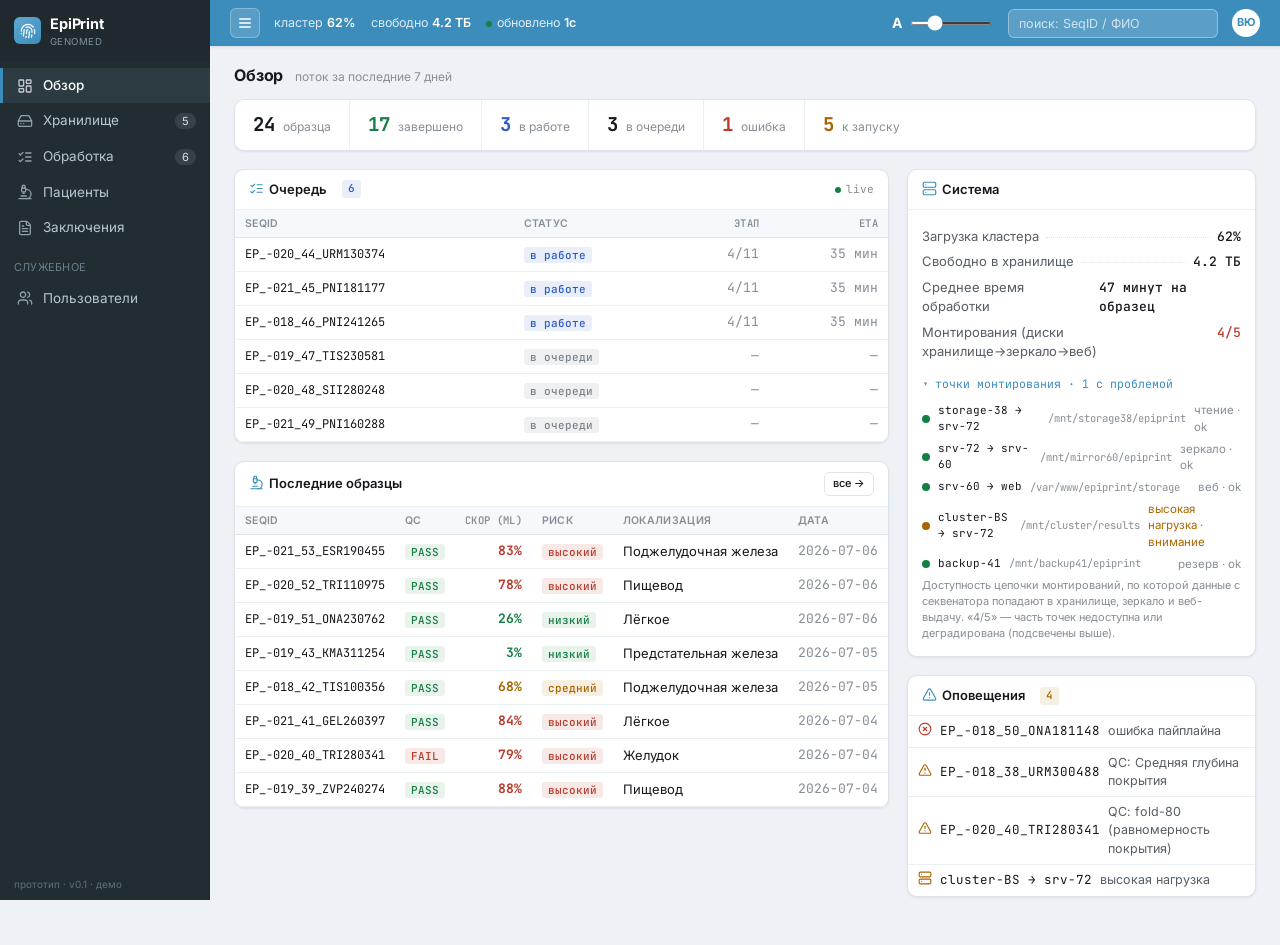
<file: EpiPrint_mid.html>
<!doctype html>
<html lang="ru">
<head>
<meta name="robots" content="noindex, nofollow">
<meta charset="utf-8">
<meta name="viewport" content="width=device-width, initial-scale=1">
<title>EpiPrint · Mid</title>
<style>
/* ============================================================
   EpiPrint · Lab — минималистичный «LIMS»-слой.
   Плоско, плотно, серо-белая палитра + один акцент. Данные — главное.
   ============================================================ */
@import url('https://fonts.googleapis.com/css2?family=Inter:wght@400;500;600;700&family=Montserrat:wght@700;800&family=JetBrains+Mono:wght@400;500;600&display=swap');

:root{
  /* токены дизайн-системы — палитра OncoPulse (AdminLTE skin-blue) */
  --brand:#3c8dbc; --brand-600:#3c8dbc; --brand-700:#367fa9; --brand-050:#e8f1f8;
  --brand-tint:#f2f8fd; --sky:#5fa8d3; --sb-bg:#222d32; --sb-bg2:#1f292e; --sb-hover:#2c3b41;
  --pass:#157f45; --pass-bg:#e8f3ec; --warn:#a86400; --warn-bg:#f6efe2; --fail:#bd3a2c; --fail-bg:#f7e9e6;
  --info:#2b5cc4; --info-bg:#eaeef8; --queued:#7b828a; --queued-bg:#eef0f2;
  --risk-high:#bd3a2c; --risk-high-bg:#f7e9e6; --risk-med:#a86400; --risk-med-bg:#f6efe2; --risk-low:#157f45; --risk-low-bg:#e8f3ec;
  --hm-0:#2c6fb3; --hm-mid:#f1f1ec; --hm-1:#bd3a2c;
  --disp:"Montserrat", system-ui, sans-serif;
  --body:"Inter", system-ui, -apple-system, "Segoe UI", sans-serif;
  --mono:"JetBrains Mono", ui-monospace, "SF Mono", Menlo, monospace;

  --ink:#15181c; --ink-2:#565d64; --ink-3:#878e96; --faint:#a6adb4;
  --bg:#eef2f6; --surface:#ffffff; --surface-2:#f6f9fc;
  --line:#dde4ea; --line-2:#eaeff4;
  --accent:var(--brand);

  --sb-w:210px;
  --row:34px;          /* средняя плотность */
  --gap:18px;
  --shadow:0 1px 2px rgba(16,48,84,.05), 0 1px 3px rgba(16,48,84,.04);
}
body.dense{ --row:27px; --gap:12px; font-size:12px; }

*{ box-sizing:border-box; }
html,body{ margin:0; padding:0; }
body{ font-family:var(--body); color:var(--ink); background:var(--bg); font-size:13px; line-height:1.45; -webkit-font-smoothing:antialiased; }
a{ color:var(--brand); text-decoration:none; }
a:hover{ text-decoration:underline; }
.mono{ font-family:var(--mono); }
.muted{ color:var(--ink-2); }
.faint{ color:var(--ink-3); }
.spacer{ flex:1; }
.nowrap{ white-space:nowrap; }
.right{ text-align:right; }
hr.rule{ border:0; border-top:1px solid var(--line); margin:var(--gap) 0; }

/* ---------- layout ---------- */
.layout{ display:flex; min-height:100vh; }
.main{ flex:1; min-width:0; margin-left:var(--sb-w); display:flex; flex-direction:column; transition:margin-left .18s ease; }
/* сворачивание бокового меню */
.sb{ transition:transform .18s ease; }
body.sb-hidden .sb{ transform:translateX(-100%); }
body.sb-hidden .main{ margin-left:0; }
.topbtn{ background:rgba(255,255,255,.14); border:1px solid rgba(255,255,255,.28); color:#fff; border-radius:6px; width:30px; height:30px; flex:none; display:grid; place-items:center; cursor:pointer; }
.topbtn:hover{ background:rgba(255,255,255,.26); }
.topbtn svg{ width:16px; height:16px; }
.content{ padding:18px 24px 48px; max-width:1500px; width:100%; }
body.dense .content{ padding:12px 16px 40px; }

/* ---------- sidebar (light) ---------- */
.sb{ position:fixed; top:0; left:0; bottom:0; width:var(--sb-w); background:var(--sb-bg); display:flex; flex-direction:column; z-index:30; }
.sb__brand{ display:flex; align-items:center; gap:9px; padding:13px 14px; background:var(--sb-bg2); }
.sb__mark{ width:27px; height:27px; border-radius:6px; flex:none; background:linear-gradient(145deg,var(--sky),var(--brand)); display:grid; place-items:center; }
.sb__mark svg{ width:16px; height:16px; color:#fff; }
.sb__name{ font-weight:700; font-size:14.5px; letter-spacing:-.01em; color:#fff; }
.sb__name small{ display:block; font-size:.6rem; letter-spacing:.05em; text-transform:uppercase; color:#7d919c; font-weight:400; margin-top:1px; }
.nav{ padding:6px 0; flex:1; overflow-y:auto; }
.nav__g{ font-size:.68rem; letter-spacing:.02em; text-transform:uppercase; color:#6b7f8a; padding:14px 14px 5px; }
.nav__i{ display:flex; align-items:center; gap:10px; padding:8px 14px; color:#b8c7cf; font-weight:400; font-size:13.5px; cursor:pointer; border-left:3px solid transparent; }
.nav__i:hover{ background:var(--sb-hover); color:#fff; text-decoration:none; }
.nav__i.on{ color:#fff; background:var(--sb-hover); border-left-color:var(--brand); font-weight:500; }
.nav__i svg{ width:16px; height:16px; opacity:.75; flex:none; }
.nav__i .n{ margin-left:auto; font-size:.7rem; color:#cfe0e8; background:rgba(255,255,255,.1); padding:0 7px; border-radius:10px; }
.sb__foot{ padding:9px 14px; font-size:.62rem; color:#5d707b; }

/* ---------- topbar ---------- */
.top{ position:sticky; top:0; z-index:20; background:var(--brand); color:#fff; display:flex; align-items:center; gap:14px; padding:0 20px; height:46px; box-shadow:0 1px 3px rgba(20,50,80,.12); }
.top__t{ font-weight:600; font-size:15px; color:#fff; }
.top__sys{ font-family:var(--body); font-size:.78rem; color:rgba(255,255,255,.82); display:flex; gap:15px; }
.top__sys b{ color:#fff; font-weight:600; }
.seg{ display:inline-flex; border:1px solid var(--line); border-radius:6px; overflow:hidden; background:var(--surface); }
.seg button{ border:0; background:var(--surface); font-family:var(--body); font-size:12.5px; color:var(--ink-2); padding:5px 13px; cursor:pointer; font-weight:500; }
.seg button.on{ background:var(--brand); color:#fff; }
.top input.search{ border:1px solid rgba(255,255,255,.35); border-radius:6px; padding:6px 10px; font-family:var(--body); font-size:12.5px; outline:none; width:210px; background:rgba(255,255,255,.16); color:#fff; }
.top input.search::placeholder{ color:rgba(255,255,255,.72); }
.top input.search:focus{ border-color:#fff; background:rgba(255,255,255,.24); }
.avatar{ width:28px; height:28px; border-radius:999px; background:#fff; color:var(--brand); display:grid; place-items:center; font-weight:700; font-size:11px; }
.fontctl{ display:inline-flex; align-items:center; gap:6px; color:#fff; font-size:12px; }
.fontctl span{ font-weight:700; font-size:14px; }
.fontctl input[type=range]{ width:82px; accent-color:#fff; cursor:pointer; height:4px; }

/* ---------- page header (terse) ---------- */
.ph{ display:flex; align-items:baseline; gap:12px; margin-bottom:12px; }
.ph h1{ font-size:16px; font-weight:700; margin:0; letter-spacing:-.01em; }
.ph .sub{ font-size:12px; color:var(--ink-3); }
.ph .spacer{ flex:1; }

/* ---------- status strip (вместо крупных KPI) ---------- */
.strip{ display:flex; flex-wrap:wrap; gap:0; border:1px solid var(--line); border-radius:10px; background:var(--surface); margin-bottom:var(--gap); overflow:hidden; box-shadow:var(--shadow); }
.strip__i{ padding:11px 18px; border-right:1px solid var(--line-2); display:flex; align-items:baseline; gap:8px; }
.strip__i:last-child{ border-right:0; }
.strip__n{ font-family:var(--mono); font-weight:700; font-size:19px; color:var(--ink); }
.strip__l{ font-size:12px; color:var(--ink-3); }
.strip__i.b-pass .strip__n{ color:var(--pass); } .strip__i.b-fail .strip__n{ color:var(--fail); }
.strip__i.b-run .strip__n{ color:var(--info); } .strip__i.b-warn .strip__n{ color:var(--warn); }

/* ---------- panel ---------- */
.panel{ background:var(--surface); border:1px solid var(--line); border-radius:10px; box-shadow:var(--shadow); }
.panel__h{ display:flex; align-items:center; gap:9px; padding:10px 14px; border-bottom:1px solid var(--line-2); }
.panel__b{ padding:14px; }
.sec{ font-family:var(--body); font-size:13px; letter-spacing:0; text-transform:none; color:var(--ink); font-weight:600; }
.sec svg{ width:15px; height:15px; color:var(--brand); vertical-align:-2px; margin-right:5px; }
.grid{ display:grid; gap:var(--gap); }

/* ---------- tables (главный элемент) ---------- */
.tw{ overflow-x:auto; }
table.t{ width:100%; border-collapse:collapse; font-size:13px; }
.t th{ text-align:left; font-weight:600; color:var(--ink-3); font-size:10.5px; text-transform:uppercase; letter-spacing:.03em; padding:6px 10px; border-bottom:1px solid var(--line); white-space:nowrap; position:sticky; top:0; background:var(--surface-2); user-select:none; }
.t th.s{ cursor:pointer; } .t th.s:hover{ color:var(--ink); }
.t td{ padding:0 10px; height:var(--row); border-bottom:1px solid var(--line-2); vertical-align:middle; white-space:nowrap; }
.t tbody tr:hover{ background:var(--surface-2); }
.t tr.clk{ cursor:pointer; }
.t .id{ font-family:var(--mono); font-size:12px; }
.t .num{ text-align:right; font-family:var(--mono); }
.t .empty{ padding:24px; text-align:center; color:var(--ink-3); height:auto; }
.t--fixed td{ white-space:normal; }
.chk{ width:14px; height:14px; accent-color:var(--brand); cursor:pointer; vertical-align:middle; }

/* ---------- status tags (flat) ---------- */
.st{ font-family:var(--mono); font-size:11px; font-weight:500; padding:1px 6px; border-radius:3px; white-space:nowrap; }
.st--pass{ color:var(--pass); background:var(--pass-bg); }
.st--fail{ color:var(--fail); background:var(--fail-bg); }
.st--warn{ color:var(--warn); background:var(--warn-bg); }
.st--run{ color:var(--info); background:var(--info-bg); }
.st--queue{ color:var(--queued); background:var(--queued-bg); }
.st--done{ color:var(--pass); background:var(--pass-bg); }
.st--muted{ color:var(--ink-2); background:var(--line-2); }
.st--high{ color:var(--risk-high); background:var(--risk-high-bg); }
.st--med{ color:var(--risk-med); background:var(--risk-med-bg); }
.st--low{ color:var(--risk-low); background:var(--risk-low-bg); }
.dot{ display:inline-block; width:6px; height:6px; border-radius:999px; vertical-align:middle; margin-right:5px; }

/* ---------- buttons ---------- */
.btn{ display:inline-flex; align-items:center; gap:6px; font-family:var(--body); font-weight:500; font-size:12px; padding:5px 10px; border-radius:6px; border:1px solid var(--line); background:var(--surface); color:var(--ink); cursor:pointer; }
.btn:hover{ background:var(--surface-2); text-decoration:none; }
.btn svg{ width:14px; height:14px; }
.btn--pri{ background:var(--brand); border-color:var(--brand); color:#fff; }
.btn--pri:hover{ background:var(--brand-700); }
.btn--sm{ padding:3px 8px; font-size:11px; }
.btn:disabled{ opacity:.45; cursor:not-allowed; }

/* ---------- dotted-leader kv (вывод анализа) ---------- */
.leads{ display:flex; flex-direction:column; }
.lead{ display:flex; align-items:baseline; font-size:13px; padding:3px 0; }
body.dense .lead{ padding:1.5px 0; }
.lead .k{ color:var(--ink-2); }
.lead .d{ flex:1; border-bottom:1px dotted var(--line); margin:0 7px; transform:translateY(-3px); }
.lead .v{ font-family:var(--mono); font-weight:500; }
.lead .v.pass{ color:var(--pass); } .lead .v.fail{ color:var(--fail); }
/* QC — блоки метрик (как в qc.json) */
.qc-block{ margin-bottom:9px; }
.qc-block:last-of-type{ margin-bottom:0; }
.qc-block__h{ font-size:11.5px; font-weight:600; color:var(--ink-2); margin-bottom:2px; padding-bottom:2px; border-bottom:1px solid var(--line-2); }
.qc-thr{ font-family:var(--mono); font-size:11px; color:var(--ink-3); margin-right:10px; cursor:help; }
.qc-thr.faint{ color:var(--faint); font-style:italic; }
/* QC — широкая таблица с группировкой столбцов по блокам */
.qc-wide th{ position:static; }
.qc-wide th.qc-grp{ text-align:center; text-transform:none; font-size:11px; color:var(--ink-2); border-left:2px solid var(--line); border-bottom:1px solid var(--line); }

/* ---------- meta grid (LIMS header) ---------- */
.lims-head{ display:flex; align-items:center; gap:14px; flex-wrap:wrap; padding:10px 14px; border:1px solid var(--line); border-radius:8px; background:var(--surface); }
.lims-head .id{ font-family:var(--mono); font-size:16px; font-weight:600; }
.lims-head .m{ font-family:var(--mono); font-size:12px; color:var(--ink-2); }
.kvcols{ display:grid; grid-template-columns:repeat(4,1fr); gap:4px 22px; }
.kvcols .k{ color:var(--ink-3); font-size:11px; }
.kvcols .v{ font-family:var(--mono); font-size:12.5px; }
.kvrow{ display:grid; grid-template-columns:130px 1fr; gap:2px 10px; }

/* ---------- pipeline steps (compact) ---------- */
.steps2{ display:flex; flex-direction:column; }
.step2{ display:flex; align-items:center; gap:10px; height:26px; border-bottom:1px solid var(--line-2); font-size:12.5px; }
.step2:last-child{ border-bottom:0; }
.step2 .mk{ width:14px; text-align:center; font-family:var(--mono); font-size:11px; }
.step2 .mk.done{ color:var(--pass); } .step2 .mk.run{ color:var(--info); } .step2 .mk.err{ color:var(--fail); } .step2 .mk.wait{ color:var(--faint); }
.step2 .nm{ flex:1; }
.step2 .tm{ font-family:var(--mono); font-size:11px; color:var(--ink-3); }
.step2 .bar{ height:4px; width:120px; background:var(--line-2); border-radius:2px; overflow:hidden; }
.step2 .bar i{ display:block; height:100%; background:var(--info); }

/* ---------- localization mini-bars ---------- */
.loc{ display:grid; grid-template-columns:150px 1fr 42px; align-items:center; gap:8px; font-size:12.5px; padding:2px 0; }
.loc .t{ height:6px; background:var(--line-2); border-radius:2px; overflow:hidden; }
.loc .t i{ display:block; height:100%; background:var(--ink-3); }
.loc.hi{ background:rgba(60,141,188,.10); border-radius:5px; padding:4px 8px; margin:2px -8px; }
.loc.hi .nm{ font-weight:700; color:var(--brand-700); }
.loc.hi .t{ background:#fff; }
.loc.hi .t i{ background:var(--brand); }
.loc.hi .vv{ color:var(--brand-700); font-weight:600; }
.loc .vv{ font-family:var(--mono); text-align:right; color:var(--ink-2); }

/* ---------- score inline ---------- */
.score-big{ font-family:var(--mono); font-size:30px; font-weight:600; letter-spacing:-.02em; }
.score-big.high{ color:var(--risk-high); } .score-big.medium{ color:var(--risk-med); } .score-big.low{ color:var(--risk-low); }

/* ---------- files list ---------- */
.files{ display:flex; flex-direction:column; }
.file{ display:flex; align-items:center; gap:8px; height:28px; border-bottom:1px solid var(--line-2); font-family:var(--mono); font-size:12px; }
.file:last-child{ border-bottom:0; }
.file .fn{ flex:1; } .file .fz{ color:var(--ink-3); } .file a{ color:var(--brand); cursor:pointer; }

/* ---------- collapsible ---------- */
details.dd > summary{ list-style:none; cursor:pointer; font-family:var(--mono); font-size:.72rem; color:var(--brand); padding:4px 0; user-select:none; display:flex; align-items:center; gap:6px; }
details.dd > summary::-webkit-details-marker{ display:none; }
details.dd > summary::before{ content:"▸"; color:var(--ink-3); }
details.dd[open] > summary::before{ content:"▾"; }

/* ---------- heatmap (сохраняем — понравилась) ---------- */
.heatmap{ overflow-x:auto; padding-bottom:4px; }
.heatmap__inner{ display:inline-block; }
.hm-row{ display:flex; align-items:center; }
.hm-label{ width:80px; flex:none; font-size:12px; text-align:right; padding-right:10px; color:var(--ink-2); font-family:var(--mono); }
.hm-label.strong{ font-weight:600; color:var(--ink); }
.hm-cell{ width:12px; height:18px; flex:none; }
.hm-scale{ display:flex; align-items:center; gap:8px; margin-top:8px; font-size:11px; color:var(--ink-3); font-family:var(--mono); }
.hm-scale__bar{ width:140px; height:8px; border-radius:2px; background:linear-gradient(90deg,var(--hm-0),var(--hm-mid),var(--hm-1)); }

/* ---------- alerts ---------- */
.alert{ display:flex; align-items:center; gap:8px; padding:6px 10px; border-bottom:1px solid var(--line-2); font-size:12.5px; }
.alert:last-child{ border-bottom:0; }
.alert svg{ width:14px; height:14px; flex:none; }

/* ---------- feedback (compact) ---------- */
.fb-opts{ display:flex; gap:8px; }
.fb-opt{ border:1px solid var(--line); border-radius:6px; padding:5px 10px; font-size:12px; cursor:pointer; }
.fb-opt.on-y{ border-color:var(--pass); color:var(--pass); background:var(--pass-bg); }
.fb-opt.on-n{ border-color:var(--fail); color:var(--fail); background:var(--fail-bg); }
textarea.ta{ width:100%; border:1px solid var(--line); border-radius:6px; padding:6px 8px; font-family:var(--body); font-size:12px; resize:vertical; min-height:48px; outline:none; }
select.sel{ border:1px solid var(--line); border-radius:6px; padding:4px 8px; font-size:12px; background:var(--surface); outline:none; }

/* ---------- toast ---------- */
.toast-host{ position:fixed; right:16px; bottom:16px; display:flex; flex-direction:column; gap:8px; z-index:100; }
.toast{ background:var(--ink); color:#fff; padding:8px 12px; border-radius:6px; font-size:12px; box-shadow:0 4px 14px rgba(0,0,0,.18); }

.live{ display:inline-block; width:6px; height:6px; border-radius:999px; background:var(--pass); margin-right:5px; animation:pl 1.6s infinite; }
@keyframes pl{ 0%,100%{opacity:1} 50%{opacity:.35} }

@media (max-width:900px){ .kvcols{ grid-template-columns:repeat(2,1fr); } }

/* ---- стили заключения ---- */

  /* ============ Заключение — бланк лаборатории (Genomed letterhead + Galleri-контент) ============ */
  .rp-toolbar{ max-width:210mm; margin:0 auto 14px; }
  .doc{
    width:210mm; min-height:297mm; margin:0 auto; background:#fff;
    box-shadow:var(--shadow-lg); position:relative; overflow:hidden;
    font-family:var(--body); color:#20242b; font-size:9.6px; padding:10mm 15mm 8mm;
    -webkit-print-color-adjust:exact; print-color-adjust:exact;
  }
  .doc *{ -webkit-print-color-adjust:exact; print-color-adjust:exact; }

  /* ---- шапка Genomed ---- */
  .gm-head{ display:grid; grid-template-columns:132px 1fr auto; gap:14px; align-items:center; }
  .gm-logo svg{ width:190px; height:auto; display:block; }
  .gm-logo-img{ height:52px; width:auto; display:block; }
  .gm-org .gm-reg{ display:flex; gap:16px; font-family:var(--mono); font-size:7.6px; color:#5a6b7b; }
  .gm-lab{ font-family:var(--disp); font-weight:800; font-size:13px; color:#155a9e; letter-spacing:.01em; margin:4px 0 3px; text-align:center; white-space:nowrap; }
  .gm-addr{ font-size:8.2px; color:#6b7280; }
  .gm-contacts{ font-size:7.9px; color:#4a5a68; display:flex; flex-direction:column; gap:2.5px; }
  .gm-contacts div{ display:flex; align-items:center; gap:6px; justify-content:flex-end; white-space:nowrap; }
  .gm-contacts svg{ width:11px; height:11px; color:#1a86c8; flex:none; }
  .gm-rule{ height:2px; background:#155a9e; border:0; margin:7px 0 0; }
  .gm-rule2{ height:.6px; background:#9cc3e4; border:0; margin:1.5px 0 0; }

  /* ---- заголовок ---- */
  .rp-titleblock{ text-align:center; margin:5mm 0 4mm; }
  .rp-title{ font-family:var(--disp); font-weight:800; font-size:18px; letter-spacing:.04em; color:#12202b; }
  .rp-subtitle{ font-size:10px; color:#5a6b7b; margin-top:3px; }
  .rp-subtitle b{ color:var(--brand); font-weight:700; }

  /* ---- реквизиты образца ---- */
  .rp-info{ display:grid; grid-template-columns:1fr 1.25fr 1fr; gap:22px; padding:11px 0; border-top:1px solid #dfe6ec; border-bottom:1px solid #dfe6ec; }
  .rp-info h4{ font-family:var(--disp); font-weight:700; font-size:10.5px; margin:0 0 6px; color:#155a9e; }
  .rp-info dl{ display:grid; grid-template-columns:auto 1fr; gap:3px 10px; margin:0; font-size:9px; }
  .rp-info dt{ color:#8a99a8; font-weight:600; white-space:nowrap; }
  .rp-info dd{ margin:0; color:#20242b; }

  /* реквизиты в стиле бланка Геномед (сжатый вариант) */
  .rp-gm-info{ display:grid; grid-template-columns:1fr 1fr; gap:2px 30px; padding:11px 0; border-top:1px solid #dfe6ec; border-bottom:1px solid #dfe6ec; font-size:9.6px; }
  .rp-gm-info .r{ display:flex; gap:7px; padding:2.5px 0; align-items:baseline; }
  .rp-gm-info .r b{ color:#12202b; font-weight:700; white-space:nowrap; }
  .rp-gm-info .r span{ color:#20242b; }

  /* ---- секции с боковым язычком ---- */
  .rp-sec{ display:flex; gap:0; margin-top:4.5mm; }
  .rp-sec__tab{ width:24px; flex:none; color:#fff; writing-mode:vertical-rl; transform:rotate(180deg);
    text-align:center; font-family:var(--disp); font-weight:800; letter-spacing:.14em; font-size:9.5px; text-transform:uppercase;
    display:flex; align-items:center; justify-content:center; padding:12px 0; border-radius:3px; }
  .rp-sec__body{ flex:1; padding-left:16px; min-width:0; }

  .resultbox{ border:1.6px solid var(--det); border-radius:5px; padding:15px 20px 14px; position:relative; margin-top:8px; display:flex; gap:18px; align-items:flex-start; }
  .resultbox__legend{ position:absolute; top:-8px; left:18px; background:#fff; padding:0 8px; color:var(--det); font-family:var(--disp); font-weight:800; font-size:11.5px; }
  .result-icon{ width:52px; height:52px; flex:none; border-radius:50%; background:var(--det); color:#fff; display:grid; place-items:center; font-family:var(--disp); font-weight:900; font-size:29px; line-height:1; }
  .result-icon svg{ width:27px; height:27px; }
  .result-h{ font-family:var(--disp); font-weight:800; font-size:19px; letter-spacing:-.01em; color:var(--det); line-height:1.08; margin:1px 0 6px; }
  .result-p{ font-size:9.6px; line-height:1.55; color:#2f3944; margin:0; text-align:justify; }
  .result-p b{ color:#12202b; }

  .rp-two{ display:grid; grid-template-columns:1fr 1fr; gap:24px; margin-top:14px; }
  .rp-two h5{ display:flex; align-items:center; gap:7px; font-family:var(--disp); font-weight:800; font-size:11.5px; color:var(--det); margin:0 0 5px; }
  .rp-two h5 svg{ width:15px; height:15px; }
  .rp-two p{ margin:0; font-size:9.1px; line-height:1.5; color:#2f3944; text-align:justify; }
  .rp-two p b{ color:#12202b; }

  .pred-h{ font-family:var(--disp); font-weight:800; font-size:14px; color:var(--pred); margin:0 0 3px; }
  .pred-rule{ height:1.5px; background:var(--pred); opacity:.4; border:0; margin:0 0 11px; }
  .pred-grid{ display:grid; grid-template-columns:210px 1fr; gap:22px; align-items:start; }
  .cso-card{ border:1.4px solid #d7d3ec; border-radius:5px; overflow:hidden; }
  .cso-card__hd{ background:var(--pred); color:#fff; font-family:var(--disp); font-weight:700; font-size:9px; padding:6px 12px; letter-spacing:.04em; text-transform:uppercase; }
  .cso-card__bd{ padding:12px 13px; }
  .cso-label{ font-family:var(--mono); font-size:7.2px; letter-spacing:.1em; text-transform:uppercase; color:var(--pred); font-weight:600; }
  .cso-name{ font-family:var(--disp); font-weight:800; font-size:14.5px; color:#20242b; line-height:1.05; margin:2px 0 7px; }
  .cso-meter{ height:10px; border:1px solid var(--pred); border-radius:2px; overflow:hidden; margin-bottom:2px; background:repeating-linear-gradient(90deg,transparent 0,transparent 13px,#eceaf5 13px,#eceaf5 14px); }
  .cso-meter i{ background:var(--pred); display:block; height:100%; }
  .cso-second{ border-top:1px solid #eceaf5; margin-top:10px; padding-top:9px; }
  .pred-expl p{ font-size:9.1px; line-height:1.5; color:#2f3944; margin:0 0 7px; text-align:justify; }
  .pred-expl p.it{ font-style:italic; color:#6b7280; margin-bottom:0; }

  .rp-fine{ margin-top:4mm; border-top:1px solid #dfe6ec; padding-top:7px; display:grid; grid-template-columns:1fr 1fr; gap:20px; }
  .rp-fine h6{ font-family:var(--disp); font-weight:700; font-size:9.5px; margin:0 0 4px; color:#20242b; }
  .rp-fine p{ margin:0; font-size:8.4px; line-height:1.5; color:#6b7280; text-align:justify; }
  .rp-fine ul{ margin:0; padding-left:14px; font-size:8.4px; line-height:1.5; color:#6b7280; }
  .rp-fine ul li{ margin-bottom:2.5px; text-align:justify; }

  .rp-sign{ margin-top:4mm; display:flex; justify-content:space-between; align-items:flex-end; }
  .rp-sign__who{ font-size:8.7px; color:#4a5a68; }
  .rp-sign__line{ margin-top:18px; width:240px; }
  .rp-sign__name{ border-top:1px solid #20242b; padding-top:4px; font-family:var(--disp); font-weight:700; font-size:10.5px; }
  .rp-sign__role{ font-size:8.2px; color:#8a99a8; margin-top:1px; }
  .seal{ width:104px; height:104px; flex:none; margin-right:4px; }
  .seal svg{ width:100%; height:100%; opacity:.9; transform:rotate(-6deg); }

  .rp-foot{ margin-top:4mm; border-top:1px solid #dfe6ec; padding-top:6px; font-family:var(--mono); font-size:7.3px; color:#a0aab4; line-height:1.6; display:flex; justify-content:space-between; gap:12px; }

  @media print{
    .sidebar,.topbar,.no-print,.rp-toolbar{ display:none !important; }
    .main{ margin-left:0 !important; }
    .content{ padding:0 !important; max-width:none; }
    body{ background:#fff; }
    .doc{ box-shadow:none; margin:0; min-height:auto; width:auto; }
    @page{ size:A4; margin:0; }
  }

</style>
</head>
<body>
<div class="layout">
  <aside class="sb" id="sb"></aside>
  <div class="main">
    <header class="top" id="top"></header>
    <main class="content" id="view"></main>
  </div>
</div>
<script>
/* ============================================================
   EpiPrint — мок-данные прототипа (детерминированные).
   Ничего из этого не является реальными медицинскими данными.
   ============================================================ */

// --- детерминированный PRNG (mulberry32) ---
function mulberry32(seed) {
  return function () {
    seed |= 0; seed = (seed + 0x6D2B79F5) | 0;
    let t = Math.imul(seed ^ (seed >>> 15), 1 | seed);
    t = (t + Math.imul(t ^ (t >>> 7), 61 | t)) ^ t;
    return ((t ^ (t >>> 14)) >>> 0) / 4294967296;
  };
}
function hashStr(s){ let h=2166136261; for(let i=0;i<s.length;i++){ h^=s.charCodeAt(i); h=Math.imul(h,16777619);} return h>>>0; }
function rngFor(s){ return mulberry32(hashStr(s)); }
function pick(rng, arr){ return arr[Math.floor(rng()*arr.length)]; }
function between(rng, a, b, dp=0){ const v=a+rng()*(b-a); return dp?+v.toFixed(dp):Math.round(v); }

// --- справочники ---
const CANCER_TYPES = [
  { key:'breast',     label:'Молочная железа' },
  { key:'colorectal', label:'Колоректальный' },
  { key:'prostate',   label:'Предстательная железа' },
  { key:'lung',       label:'Лёгкое' },
  { key:'liver',      label:'Печень' },
  { key:'stomach',    label:'Желудок' },
  { key:'pancreas',   label:'Поджелудочная железа' },
  { key:'esophagus',  label:'Пищевод' },
];
const KITS = [
  { key:'vazyme', label:'Vazyme',       method:'WGBS' },
  { key:'rasel',  label:'Rasel',        method:'WGBS' },
  { key:'brock',  label:'Burning Rock', method:'Таргетный (ELSA-seq)' },
];
const REF = 'hg38';

// стадии пайплайна — по реальному status.log (Nanodigm) + downstream
const PIPELINE_STAGES = [
  'fastp',
  'Выравнивание (bwa-meth)',
  'MarkDuplicates',
  'CollectMultipleMetrics',
  'CollectWgsMetrics',
  'Uniformity',
  'MethylDackel',
  'Cytosine QC',
  'Build JSON',
  'Классификатор',
  'Формирование заключения',
];

// панель маркерных регионов метилирования, сгруппированная по типу рака
// (реальные гены-маркеры cfDNA-метилирования, позиции — демо)
const _MK = {
  breast:     ['RASSF1A','GSTP1','CDH13','RARB','BRCA1','SFRP1'],
  colorectal: ['SEPT9','BCAT1','NDRG4','SFRP2','TFPI2','VIM','APC'],
  prostate:   ['GSTP1','APC','RASSF1A','PTGS2','RARB','TIG1'],
  lung:       ['SHOX2','RASSF1A','PTGER4','HOXA7','SCT','CDO1'],
  liver:      ['BMPR1A','HOXA10','SEPT9','RASSF1A','APC'],
  stomach:    ['RPRM','RNF180','CDH1','TFPI2','MLH1'],
  pancreas:   ['BNC1','ADAMTS1','SFRP2','NPTX2','CDKN2A'],
  esophagus:  ['SFRP1','TAC1','HPP1','CDH13','APC'],
};
const MARKER_PANEL = CANCER_TYPES.flatMap(ct => (_MK[ct.key]||[]).map((g,i)=>{
  const r = rngFor(ct.key+'_'+g+'_'+i);
  return { gene:g, cancer:ct.key, pos: between(r, 1000000, 199000000) };
}));

// --- генерация выборки образцов ---
const FEMALE_CODES = ['SII','LNV','TRI','TIS','BAS','ESR','KMA','ONA'];
const MALE_CODES   = ['RAM','GEL','ARV','ZVP','URM','PNI','SIV','DKO'];
const SURNAMES = ['Соколов','Кузнецов','Попов','Лебедев','Козлов','Новиков','Морозов','Волков','Соловьёв','Васильев','Зайцев','Павлов','Семёнов','Голубев','Виноградов','Богданов','Воробьёв','Фёдоров','Михайлов','Беляев','Тарасов','Комаров','Орлов','Киселёв','Макаров','Андреев','Ковалёв','Ильин','Гусев','Титов'];
const INITS = ['А','Б','В','Г','Д','Е','И','К','Л','М','Н','О','П','Р','С','Т','Ю','Я'];
function makeFio(seed, isFemale){ const r=rngFor(seed+'_fio'); let sur=pick(r,SURNAMES); if(isFemale) sur+='а'; return `${sur} ${pick(r,INITS)}. ${pick(r,INITS)}.`; }

// Блоки QC — как в реальном qc.json (Nanodigm): coverage, cpg, duplicates,
// insert_size, conversion_rate, strand_ratio; reads — отдельным (скрытым) блоком.
const QC_BLOCKS = [
  { key:'coverage',   label:'Покрытие' },
  { key:'cpg',        label:'CpG' },
  { key:'dup',        label:'Дупликаты' },
  { key:'insert',     label:'Размер вставки' },
  { key:'conversion', label:'Конверсия' },
  { key:'strand',     label:'Соотношение цепей' },
];
const QC_READS_LABEL = 'Дополнительные метрики (риды)';

// QC-метрики строго по формату реального qc.json (Nanodigm) — те же поля, те же
// единицы: где в файле доля (0..1) — храним долю; проценты pct_* — как в файле;
// reads.total_* — «сырые» счётчики. Пороги, которых нет в файле, помечены «справочно».
function qcMetricsFrom(v){
  const metrics = [
    // Пороги — из литературы (см. src). Где стандарта нет — «справочно» (не выдумываем).
    // блок «Покрытие» (coverage)
    { key:'meanDepth',  block:'coverage',   name:'Средняя глубина покрытия', short:'Средняя глубина', unit:'×', value:v.meanDepth, threshold:'≥ 10', pass: v.meanDepth>=10, src:'Ziller, Nat Methods 2014 — эффективный диапазон WGBS 5–15×, предпочт. 10–15×' },
    { key:'covMedian',  block:'coverage',   name:'Медианная глубина покрытия', short:'Медиана', unit:'×', value:v.covMedian, threshold:'≥ 5', pass: v.covMedian>=5, src:'Ziller, Nat Methods 2014 — нижняя граница 5×' },
    { key:'cov0x',      block:'coverage',   name:'Доля оснований 0× (без покрытия)', short:'0× (без покрытия)', unit:'%', value:v.cov0x, threshold:'справочно', pass:true }, // при ~15× порога в литературе нет (Ziller 2014)
    { key:'cov10',      block:'coverage',   name:'Доля оснований ≥ 10×', short:'≥ 10×', unit:'%', value:v.cov10, threshold:'справочно', pass:true }, // ENCODE ≥10× — уровень на сайт, не доля генома
    { key:'cov30x',     block:'coverage',   name:'Доля оснований ≥ 30×', short:'≥ 30×', unit:'%', value:v.cov30x, threshold:'справочно', pass:true },
    { key:'fold80',     block:'coverage',   name:'fold-80 (равномерность покрытия)', short:'fold-80', unit:'', value:v.fold80, threshold:'≤ 3', pass: v.fold80<=3, src:'Picard FOLD_80_BASE_PENALTY; клин. панели 1.77–3.57 = высокая равномерность' },
    { key:'uniformity', block:'coverage',   name:'Равномерность покрытия', short:'Равномерность', unit:'', value:v.uniformity, threshold:'справочно', pass:true }, // кастомная метрика; стандарт равномерности — fold-80
    // блок «CpG» (cpg)
    { key:'cpgMean',    block:'cpg',        name:'Среднее покрытие CpG', short:'Среднее покрытие', unit:'×', value:v.cpgMean, threshold:'≥ 5', pass: v.cpgMean>=5, src:'Ziller 2014 / ENCODE — нижняя граница на CpG для оценки метилирования' },
    { key:'cpg15x',     block:'cpg',        name:'Доля CpG ≥ 15×', short:'≥ 15×', unit:'%', value:v.cpg15x, threshold:'справочно', pass:true },
    { key:'cpg10x',     block:'cpg',        name:'Доля CpG ≥ 10×', short:'≥ 10×', unit:'%', value:v.cpg10x, threshold:'справочно', pass:true },
    { key:'cpgCov',     block:'cpg',        name:'Доля CpG ≥ 5×', short:'≥ 5×', unit:'%', value:v.cpgCov, threshold:'справочно', pass:true }, // стандарта на долю CpG на этой глубине нет
    { key:'cpg0x',      block:'cpg',        name:'Доля CpG 0× (без покрытия)', short:'0× (без покрытия)', unit:'%', value:v.cpg0x, threshold:'справочно', pass:true },
    { key:'cpgUnif',    block:'cpg',        name:'Равномерность CpG', short:'Равномерность', unit:'', value:v.cpgUnif, threshold:'справочно', pass:true },
    { key:'mbias',      block:'cpg',        name:'M-bias, разница', short:'M-bias', unit:'', value:v.mbias, threshold:'справочно', pass:true }, // оценивается качественно (плоский M-bias), числового порога в литературе нет
    // блок «Дупликаты» (duplicates)
    { key:'dup',        block:'dup',        name:'Уровень дупликатов', short:'Уровень дупликатов', unit:'%', value:v.dup, threshold:'≤ 20', pass: v.dup<=20, src:'Sci Rep 2019 — рабочий диапазон ~5–20%, <10% хорошо' },
    // блок «Размер вставки» (insert_size)
    { key:'insertMean', block:'insert',     name:'Размер вставки, среднее', short:'Среднее', unit:'bp', value:v.insertMean, threshold:'справочно', pass:true },
    { key:'insert',     block:'insert',     name:'Размер вставки, медиана', short:'Медиана', unit:'bp', value:v.insert, threshold:'100–200', pass: v.insert>=100&&v.insert<=200, src:'Snyder 2016 / Mouliere 2018 — мононуклеосомная cfDNA ~140–170 bp, ctDNA 90–150 bp' },
    { key:'insertMode', block:'insert',     name:'Размер вставки, мода', short:'Мода', unit:'bp', value:v.insertMode, threshold:'справочно', pass:true },
    // блок «Конверсия» (conversion_rate) — доля, как в файле
    { key:'conversion', block:'conversion', name:'Эффективность бисульфитной конверсии', short:'Эффективность', unit:'', value:v.conversion, threshold:'≥ 0.99', pass: v.conversion>=0.99, src:'GRAIL CCGA 2022 (cfDNA MCED ≥0.99); ENCODE ≥0.98' },
    // блок «Соотношение цепей» (strand_ratio)
    { key:'strand',     block:'strand',     name:'Соотношение цепей', short:'Соотношение', unit:'', value:v.strand, threshold:'справочно', pass:true }, // ~1:1 ожидаемо (Bismark), числового порога в литературе нет
    // блок «Риды» (reads) — по умолчанию скрыт: «Дополнительные метрики».
    // Как в qc.json: after_filtering (основное) + before_filtering.
    { key:'totalReads', block:'reads', name:'Всего ридов (после фильтрации)', short:'Ридов (после)', unit:'', value:v.totalReads, threshold:'справочно', pass:true },
    { key:'totalBases', block:'reads', name:'Всего оснований (после фильтрации)', short:'Оснований (после)', unit:'', value:v.totalBases, threshold:'справочно', pass:true },
    { key:'q20bases',   block:'reads', name:'Оснований Q20 (после фильтрации)', short:'Q20-осн. (после)', unit:'', value:v.q20bases, threshold:'справочно', pass:true },
    { key:'q30bases',   block:'reads', name:'Оснований Q30 (после фильтрации)', short:'Q30-осн. (после)', unit:'', value:v.q30bases, threshold:'справочно', pass:true },
    { key:'q20',        block:'reads', name:'Доля оснований Q20 (после фильтрации)', short:'Q20 (после)', unit:'', value:v.q20, threshold:'≥ 0.90', pass: v.q20>=0.90, src:'Illumina — Q20 = точность 99%' },
    { key:'q30',        block:'reads', name:'Доля оснований Q30 (после фильтрации)', short:'Q30 (после)', unit:'', value:v.q30, threshold:'≥ 0.80', pass: v.q30>=0.80, src:'Illumina / NGS QC — ≥80% оснований Q30 = успешный ран' },
    { key:'r1len',      block:'reads', name:'Средняя длина R1 (после фильтрации)', short:'Длина R1 (после)', unit:'bp', value:v.r1len, threshold:'справочно', pass:true },
    { key:'r2len',      block:'reads', name:'Средняя длина R2 (после фильтрации)', short:'Длина R2 (после)', unit:'bp', value:v.r2len, threshold:'справочно', pass:true },
    { key:'gc',         block:'reads', name:'GC-состав (после фильтрации)', short:'GC (после)', unit:'', value:v.gc, threshold:'справочно', pass:true },
    { key:'brReads',    block:'reads', name:'Всего ридов (до фильтрации)', short:'Ридов (до)', unit:'', value:v.brReads, threshold:'справочно', pass:true },
    { key:'brBases',    block:'reads', name:'Всего оснований (до фильтрации)', short:'Оснований (до)', unit:'', value:v.brBases, threshold:'справочно', pass:true },
    { key:'brQ20bases', block:'reads', name:'Оснований Q20 (до фильтрации)', short:'Q20-осн. (до)', unit:'', value:v.brQ20bases, threshold:'справочно', pass:true },
    { key:'brQ30bases', block:'reads', name:'Оснований Q30 (до фильтрации)', short:'Q30-осн. (до)', unit:'', value:v.brQ30bases, threshold:'справочно', pass:true },
    { key:'brQ20',      block:'reads', name:'Доля оснований Q20 (до фильтрации)', short:'Q20 (до)', unit:'', value:v.brQ20, threshold:'справочно', pass:true },
    { key:'brQ30',      block:'reads', name:'Доля оснований Q30 (до фильтрации)', short:'Q30 (до)', unit:'', value:v.brQ30, threshold:'справочно', pass:true },
    { key:'brR1',       block:'reads', name:'Средняя длина R1 (до фильтрации)', short:'Длина R1 (до)', unit:'bp', value:v.brR1, threshold:'справочно', pass:true },
    { key:'brR2',       block:'reads', name:'Средняя длина R2 (до фильтрации)', short:'Длина R2 (до)', unit:'bp', value:v.brR2, threshold:'справочно', pass:true },
    { key:'brGc',       block:'reads', name:'GC-состав (до фильтрации)', short:'GC (до)', unit:'', value:v.brGc, threshold:'справочно', pass:true },
  ];
  const failed = metrics.filter(m=>!m.pass && m.threshold!=='справочно').map(m=>m.name);
  return { metrics, failed, verdict: failed.length? 'Fail':'Pass' };
}

// демо-образец: значения генерируются в единицах и диапазонах реального qc.json
function makeQC(rng, kit){
  // reads: after_filtering и before_filtering (до фильтрации — ридов/оснований больше)
  const readsA = between(rng, 180000000, 740000000), basesA = between(rng, 90000000000, 115000000000);
  const q20a = between(rng, 0.96, 0.986, 4), q30a = between(rng, 0.925, 0.96, 4);
  const basesB = Math.round(basesA * between(rng, 1.10, 1.22, 4)), readsB = Math.round(readsA * between(rng, 1.004, 1.03, 4));
  const q20b = between(rng, 0.955, 0.977, 4), q30b = between(rng, 0.915, 0.95, 4);
  const v = {
    meanDepth: between(rng, 12, 22, 1), covMedian: between(rng, 12, 20),
    cov0x: between(rng, 2, 9, 2), cov10: between(rng, 70, 90, 1), cov30x: between(rng, 2, 12, 1),
    fold80: between(rng, 1.5, 2.2, 2), uniformity: between(rng, 0.96, 0.995, 4),
    cpgMean: between(rng, 5.2, 8, 2), cpg15x: between(rng, 1.5, 6, 2), cpg10x: between(rng, 10, 20, 1),
    cpgCov: between(rng, 46, 66, 1), cpg0x: between(rng, 8, 15, 1), cpgUnif: between(rng, 0.78, 0.9, 3),
    mbias: between(rng, -0.06, 0.06, 3), dup: between(rng, 4, 13, 1),
    insertMean: between(rng, 135, 150, 1), insert: between(rng, 138, 152), insertMode: between(rng, 140, 150),
    conversion: between(rng, 0.991, 0.9985, 4), strand: between(rng, 0.985, 1.02, 3),
    totalReads: readsA, totalBases: basesA, q20bases: Math.round(basesA*q20a), q30bases: Math.round(basesA*q30a),
    q20: q20a, q30: q30a, r1len: between(rng, 125, 150), r2len: between(rng, 120, 145), gc: between(rng, 0.19, 0.24, 4),
    brReads: readsB, brBases: basesB, brQ20bases: Math.round(basesB*q20b), brQ30bases: Math.round(basesB*q30b),
    brQ20: q20b, brQ30: q30b, brR1: 150, brR2: 150, brGc: between(rng, 0.20, 0.25, 4),
  };
  // ~20% образцов — одна метрика вне порога (реализм потока)
  if (rng() < 0.20){
    const w = Math.floor(rng()*5);
    if (w===0) v.conversion = between(rng, 0.983, 0.989, 4);      // < 0.99
    else if (w===1) v.meanDepth = between(rng, 6, 9.5, 1);        // < 10×
    else if (w===2) v.fold80 = between(rng, 3.1, 4.6, 2);         // > 3
    else if (w===3){ v.q30 = between(rng, 0.72, 0.79, 4); v.q30bases = Math.round(v.totalBases*v.q30); } // < 0.80
    else v.dup = between(rng, 21, 30, 1);                          // > 20
  }
  return qcMetricsFrom(v);
}

// реальный образец — ТОЧНЫЕ значения из RnDL_251101_05_NanoMetcfDNA.qc.json (без округления)
function makeRealQC(){
  return qcMetricsFrom({
    meanDepth: 15.723873, covMedian: 15, cov0x: 4.8664, cov10: 78.5456, cov30x: 4.741, fold80: 1.747097, uniformity: 0.99284,
    cpgMean: 5.35654, cpg15x: 2.20991, cpg10x: 13.6815, cpgCov: 52.2085, cpg0x: 10.9954, cpgUnif: 0.819006, mbias: -0.0403493,
    dup: 5.0629, insertMean: 140.066427, insert: 142, insertMode: 145, conversion: 0.995861, strand: 1.00067,
    // reads.after_filtering
    totalReads: 728100162, totalBases: 95289458748, q20bases: 92713176174, q30bases: 90040579590,
    q20: 0.972964, q30: 0.944916, r1len: 136, r2len: 125, gc: 0.203053,
    // reads.before_filtering
    brReads: 737587514, brBases: 110638127100, brQ20bases: 107083536687, brQ30bases: 103770859135,
    brQ20: 0.967872, brQ30: 0.93793, brR1: 150, brR2: 150, brGc: 0.209115,
  });
}

function makeScore(rng, forcedCancer){
  const isCancer = forcedCancer!==undefined ? forcedCancer : rng()>0.55;
  let cancerProb;
  if (isCancer) cancerProb = between(rng, 0.62, 0.94, 3);
  else          cancerProb = between(rng, 0.02, 0.34, 3);

  // локализация: один доминирующий тип + фон
  const weights = CANCER_TYPES.map(()=> rng());
  const domIdx = Math.floor(rng()*CANCER_TYPES.length);
  weights[domIdx] += isCancer ? 2.4 : 0.4;
  const sum = weights.reduce((a,b)=>a+b,0);
  const localization = {};
  CANCER_TYPES.forEach((t,i)=> localization[t.key] = +(weights[i]/sum).toFixed(3));

  let risk = 'low';
  if (cancerProb>=0.7) risk='high'; else if (cancerProb>=0.45) risk='medium';
  return { cancerProb, risk, localization, topType: CANCER_TYPES[domIdx].key };
}

// heatmap по панели маркеров (регион × [Образец, Норма, Опухоль]).
// Образец тяготеет к норме; при онкопроцессе регионы соответствующей
// локализации сильнее сдвигаются к «опухолевому» паттерну.
function makeHeatmap(seqId, isCancer, topType){
  const rng = rngFor(seqId+'_hm');
  const regions = MARKER_PANEL;
  const N = regions.length;
  const norm = [], tumor = [], sample = [], loci = [];
  regions.forEach((reg, i)=>{
    const n = +(rng()*0.32).toFixed(3);           // норма — низкое
    const t = +(0.55 + rng()*0.45).toFixed(3);    // опухоль — высокое
    let shift = rng()*0.10;
    if (isCancer) shift = (reg.cancer===topType) ? (0.40 + rng()*0.40) : (0.05 + rng()*0.22);
    const s = +Math.min(1, n*(1-shift) + t*shift).toFixed(3);
    norm.push(n); tumor.push(t); sample.push(s);
    loci.push({ gene:reg.gene, pos:reg.pos, cancer:reg.cancer, sample:s, norm:n, delta:+(s-n).toFixed(3) });
  });
  const topLoci = [...loci].sort((a,b)=> b.delta - a.delta).slice(0, 8);
  // «Норма» и «Опухоль» — усреднённые референсные профили (когорты из нескольких
  // образцов), а не единичные пробы. Δ метилирования считается относительно
  // усреднённой нормы. Способ агрегации по когорте — открытый вопрос (см. ревью).
  return { N, regions, topLoci, rows:[
    { label:'Образец', strong:true, values:sample },
    { label:'Норма (референс)', values:norm },
    { label:'Опухоль (референс)', values:tumor },
  ]};
}

// --- сборка образцов ---
function buildSamples(){
  const runs = ['R2026-018','R2026-019','R2026-020','R2026-021'];
  const statuses = [
    // распределение статусов по образцам
    'done','done','done','done','done','done','done','done','done','done','done','done',
    'done','done','processing','processing','processing','queued','queued','queued','error','done','done','done'
  ];
  const out = [];
  for (let i=0;i<statuses.length;i++){
    const status = statuses[i];
    const rng = rngFor('sample'+i);
    const isFemale = rng()>0.5;
    const codeSet = isFemale? FEMALE_CODES: MALE_CODES;
    const pcode = pick(rng, codeSet) + String(between(rng,10,31)).padStart(2,'0') + String(between(rng,1,12)).padStart(2,'0') + String(between(rng,40,99));
    const kit = KITS[i % 3];
    const run = runs[i % runs.length];
    const idx = 30 + i;
    const isReal = i===0; // первый образец — реальный (значения QC из qc.json)
    const seqId = isReal ? 'RnDL_251101_05_NanoMetcfDNA' : `EP_${run.slice(5)}_${String(idx).padStart(2,'0')}_${pcode}`;
    const patientNo = 'P-' + String(hashStr(seqId)%900000+100000);
    const day = 3 + Math.floor(i/6);
    const date = `2026-07-0${day}`;

    const done = status==='done';
    const qc = isReal ? makeRealQC() : makeQC(rngFor(seqId+'_qc'), kit);
    const sc = done ? makeScore(rngFor(seqId+'_sc')) : null;
    const isCancer = sc ? sc.cancerProb>0.5 : (rng()>0.5);

    // обратная связь — только для части завершённых
    let feedback = { confirmed:null, note:'', date:'', locConfirmed:'' };
    if (done && i%4===0 && sc){
      const agree = sc.cancerProb>0.5 ? rng()>0.25 : rng()>0.15;
      feedback = {
        confirmed: sc.cancerProb>0.5 ? (agree?'yes':'no') : (agree?'no':'yes'),
        note: '',
        date: `2026-07-0${day+1}`,
        locConfirmed: (sc.cancerProb>0.5 && agree) ? sc.topType : ''
      };
    }

    out.push({
      i, id: 5100+i, seqId, run, ref:REF, kit,
      patientCode: pcode, patientNo, fio: makeFio(seqId, isFemale), sex: isFemale?'Ж':'М', age: between(rng,38,74),
      contractor: pick(rng, ['ООО «Медикал Поинт»','АО «ЕМЦ»','КДЛ ДОМОДЕДОВО','Внутр. валидация','ООО «Юни Медика»']),
      date, status,
      qc, score: sc, isCancer,
      heatmap: makeHeatmap(seqId, isCancer, sc ? sc.topType : null),
      feedback,
    });
  }
  return out;
}

const SAMPLES = buildSamples();
const sampleById = id => SAMPLES.find(s=> String(s.id)===String(id));

// --- очередь (из образцов + тайминги/стадии) ---
function buildQueue(){
  return SAMPLES.filter(s=> s.status!=='queued' || true).map(s=>{
    const rng = rngFor(s.seqId+'_q');
    let stageIdx, stageStatuses;
    if (s.status==='done'){ stageIdx = PIPELINE_STAGES.length; }
    else if (s.status==='processing'){ stageIdx = between(rng,2,7); }
    else if (s.status==='error'){ stageIdx = between(rng,3,6); }
    else { stageIdx = 0; }

    const created = `07 июл. ${String(between(rng,9,17)).padStart(2,'0')}:${String(between(rng,10,59)).padStart(2,'0')}`;
    const startAt = s.status==='queued'? '—' : created.replace(/(\d+):(\d+)/,(m,h,mm)=>`${h}:${String((+mm+2)%60).padStart(2,'0')}`);
    const endAt   = s.status==='done'? created.replace(/(\d+):(\d+)/,(m,h,mm)=>`${(+h+1)}:${String((+mm+5)%60).padStart(2,'0')}`) : '—';

    const stages = PIPELINE_STAGES.map((name,idx)=>{
      let st='wait';
      if (s.status==='error' && idx===stageIdx) st='error';
      else if (idx<stageIdx) st='done';
      else if (idx===stageIdx && s.status==='processing') st='active';
      return { name, status: st, dur: idx<stageIdx? `${between(rngFor(s.seqId+idx),1,9)}м ${between(rngFor(s.seqId+idx+'s'),1,59)}с` : '' };
    });
    return { ...s, stageIdx, stages, created, startAt, endAt,
      progress: Math.round(stageIdx/PIPELINE_STAGES.length*100) };
  }).sort((a,b)=> b.id-a.id);
}
const QUEUE = buildQueue();

// --- хранилище (загрузки → образцы-папки) ---
function buildStorage(){
  const runs = ['R2026-021','R2026-020','R2026-019','R2026-018'];
  return runs.map((run, ri)=>{
    const rng = rngFor(run+'_st');
    const samplesInRun = SAMPLES.filter(s=> s.run===run);
    const files = samplesInRun.map(s=>({
      basename: s.seqId,
      sizeGb: between(rngFor(s.seqId+'_sz'), 3.2, 9.8, 1),
      kit: s.kit.label,
      ready: true,
      launched: s.status!=='queued',
      status: s.status,
      id: s.id,
    }));
    // пара «сырых, ещё не запущенных» папок в самой свежей загрузке
    if (ri===0){
      for (let k=0;k<2;k++){
        const sid = `EP_021_${90+k}_NEW${between(rng,100,999)}`;
        files.unshift({ basename:sid, sizeGb:between(rng,3.5,8.5,1), kit:'Vazyme', ready:true, launched:false, status:'new', id:'new'+k });
      }
    }
    return {
      run, ref:REF,
      created: `0${4-ri} июл. 2026, ${String(8+ri).padStart(2,'0')}:${String(between(rng,10,55)).padStart(2,'0')}`,
      files,
    };
  });
}
const STORAGE = buildStorage();

// --- мониторинг монтирований (Главная) ---
const MOUNTS = [
  { name:'storage-38 → srv-72',  path:'/mnt/storage38/epiprint',    status:'ok',   note:'чтение' },
  { name:'srv-72 → srv-60',      path:'/mnt/mirror60/epiprint',     status:'ok',   note:'зеркало' },
  { name:'srv-60 → web',         path:'/var/www/epiprint/storage',  status:'ok',   note:'веб' },
  { name:'cluster-BS → srv-72',  path:'/mnt/cluster/results',       status:'warn', note:'высокая нагрузка' },
  { name:'backup-41',            path:'/mnt/backup41/epiprint',     status:'ok',   note:'резерв' },
];

// --- агрегаты для дашборда ---
const STATS = (()=>{
  const done = SAMPLES.filter(s=>s.status==='done');
  const proc = SAMPLES.filter(s=>s.status==='processing');
  const q    = SAMPLES.filter(s=>s.status==='queued');
  const err  = SAMPLES.filter(s=>s.status==='error');
  const qcPass = done.filter(s=>s.qc.verdict==='Pass').length;
  const highRisk = done.filter(s=>s.score && s.score.risk==='high').length;
  const withFb = SAMPLES.filter(s=>s.feedback.confirmed).length;
  return {
    total: SAMPLES.length, done: done.length, processing: proc.length, queued: q.length, error: err.length,
    qcPassRate: done.length? Math.round(qcPass/done.length*100):0,
    highRisk, withFb,
    throughput7d: [3,5,4,6,2,5,4], // образцов/день за неделю
  };
})();

const CURRENT_USER = { initials:'ВЮ', name:'Варвара Юхина', role:'Биоинформатик / администратор' };

</script>
<script>
/* ============================================================
   EpiPrint — общий слой прототипа: оболочка, иконки, компоненты.
   ============================================================ */

/* ---------- Lucide icons (MIT) ---------- */
const ICONS = {
  'fingerprint':'<path d="M2 12C2 6.5 6.5 2 12 2a10 10 0 0 1 8 4"/><path d="M5 19.5C5.5 18 6 15 6 12c0-.7.12-1.37.34-2"/><path d="M17.29 21.02c.12-.6.43-2.3.5-3.02"/><path d="M12 10a2 2 0 0 0-2 2c0 1.02-.1 2.51-.26 4"/><path d="M8.65 22c.21-.66.45-1.32.57-2"/><path d="M14 13.12c0 2.38 0 6.38-1 8.88"/><path d="M2 16h.01"/><path d="M21.8 16c.2-2 .131-5.354 0-6"/><path d="M9 6.8a6 6 0 0 1 9 5.2c0 .47 0 1.17-.02 2"/>',
  'layout-dashboard':'<rect width="7" height="9" x="3" y="3" rx="1"/><rect width="7" height="5" x="14" y="3" rx="1"/><rect width="7" height="9" x="14" y="12" rx="1"/><rect width="7" height="5" x="3" y="16" rx="1"/>',
  'hard-drive':'<line x1="22" x2="2" y1="12" y2="12"/><path d="M5.45 5.11 2 12v6a2 2 0 0 0 2 2h16a2 2 0 0 0 2-2v-6l-3.45-6.89A2 2 0 0 0 16.76 4H7.24a2 2 0 0 0-1.79 1.11z"/><line x1="6" x2="6.01" y1="16" y2="16"/><line x1="10" x2="10.01" y1="16" y2="16"/>',
  'list-checks':'<path d="m3 17 2 2 4-4"/><path d="m3 7 2 2 4-4"/><path d="M13 6h8"/><path d="M13 12h8"/><path d="M13 18h8"/>',
  'microscope':'<path d="M6 18h8"/><path d="M3 22h18"/><path d="M14 22a7 7 0 1 0 0-14h-1"/><path d="M9 14h2"/><path d="M9 12a2 2 0 0 1-2-2V6h6v4a2 2 0 0 1-2 2Z"/><path d="M12 6V3a1 1 0 0 0-1-1H9a1 1 0 0 0-1 1v3"/>',
  'shield-check':'<path d="M20 13c0 5-3.5 7.5-7.66 8.95a1 1 0 0 1-.67-.01C7.5 20.5 4 18 4 13V6a1 1 0 0 1 1-1c2 0 4.5-1.2 6.24-2.72a1.17 1.17 0 0 1 1.52 0C14.51 3.81 17 5 19 5a1 1 0 0 1 1 1z"/><path d="m9 12 2 2 4-4"/>',
  'git-compare':'<circle cx="18" cy="18" r="3"/><circle cx="6" cy="6" r="3"/><path d="M13 6h3a2 2 0 0 1 2 2v7"/><path d="M11 18H8a2 2 0 0 1-2-2V9"/>',
  'activity':'<path d="M22 12h-4l-3 9L9 3l-3 9H2"/>',
  'file-text':'<path d="M15 2H6a2 2 0 0 0-2 2v16a2 2 0 0 0 2 2h12a2 2 0 0 0 2-2V7Z"/><path d="M14 2v4a2 2 0 0 0 2 2h4"/><path d="M16 13H8"/><path d="M16 17H8"/><path d="M10 9H8"/>',
  'file-json':'<path d="M15 2H6a2 2 0 0 0-2 2v16a2 2 0 0 0 2 2h12a2 2 0 0 0 2-2V7Z"/><path d="M14 2v4a2 2 0 0 0 2 2h4"/><path d="M10 12a1 1 0 0 0-1 1v1a1 1 0 0 1-1 1 1 1 0 0 1 1 1v1a1 1 0 0 0 1 1"/><path d="M14 18a1 1 0 0 0 1-1v-1a1 1 0 0 1 1-1 1 1 0 0 1-1-1v-1a1 1 0 0 0-1-1"/>',
  'search':'<circle cx="11" cy="11" r="8"/><path d="m21 21-4.3-4.3"/>',
  'download':'<path d="M21 15v4a2 2 0 0 1-2 2H5a2 2 0 0 1-2-2v-4"/><polyline points="7 10 12 15 17 10"/><line x1="12" x2="12" y1="15" y2="3"/>',
  'play':'<polygon points="6 3 20 12 6 21 6 3"/>',
  'refresh-cw':'<path d="M3 12a9 9 0 0 1 9-9 9.75 9.75 0 0 1 6.74 2.74L21 8"/><path d="M21 3v5h-5"/><path d="M21 12a9 9 0 0 1-9 9 9.75 9.75 0 0 1-6.74-2.74L3 16"/><path d="M8 16H3v5"/>',
  'check':'<path d="M20 6 9 17l-5-5"/>',
  'x':'<path d="M18 6 6 18"/><path d="m6 6 12 12"/>',
  'circle-check':'<circle cx="12" cy="12" r="10"/><path d="m9 12 2 2 4-4"/>',
  'circle-x':'<circle cx="12" cy="12" r="10"/><path d="m15 9-6 6"/><path d="m9 9 6 6"/>',
  'alert-triangle':'<path d="m21.73 18-8-14a2 2 0 0 0-3.48 0l-8 14A2 2 0 0 0 4 21h16a2 2 0 0 0 1.73-3Z"/><path d="M12 9v4"/><path d="M12 17h.01"/>',
  'clock':'<circle cx="12" cy="12" r="10"/><polyline points="12 6 12 12 16 14"/>',
  'folder':'<path d="M20 20a2 2 0 0 0 2-2V8a2 2 0 0 0-2-2h-7.9a2 2 0 0 1-1.69-.9L9.6 3.9A2 2 0 0 0 7.93 3H4a2 2 0 0 0-2 2v13a2 2 0 0 0 2 2Z"/>',
  'server':'<rect width="20" height="8" x="2" y="2" rx="2"/><rect width="20" height="8" x="2" y="14" rx="2"/><line x1="6" x2="6.01" y1="6" y2="6"/><line x1="6" x2="6.01" y1="18" y2="18"/>',
  'printer':'<polyline points="6 9 6 2 18 2 18 9"/><path d="M6 18H4a2 2 0 0 1-2-2v-5a2 2 0 0 1 2-2h16a2 2 0 0 1 2 2v5a2 2 0 0 1-2 2h-2"/><rect width="12" height="8" x="6" y="14"/>',
  'arrow-left':'<path d="m12 19-7-7 7-7"/><path d="M19 12H5"/>',
  'chevron-right':'<path d="m9 18 6-6-6-6"/>',
  'users':'<path d="M16 21v-2a4 4 0 0 0-4-4H6a4 4 0 0 0-4 4v2"/><circle cx="9" cy="7" r="4"/><path d="M22 21v-2a4 4 0 0 0-3-3.87"/><path d="M16 3.13a4 4 0 0 1 0 7.75"/>',
  'flask':'<path d="M10 2v7.31"/><path d="M14 9.3V1.99"/><path d="M8.5 2h7"/><path d="M14 9.3a6.5 6.5 0 1 1-4 0"/><path d="M5.52 16h12.96"/>',
  'dna':'<path d="M2 15c6.667-6 13.333 0 20-6"/><path d="M9 22c1.798-1.998 2.518-3.995 2.807-5.993"/><path d="M15 2c-1.798 1.998-2.518 3.995-2.807 5.993"/><path d="m17 6-2.5-2.5"/><path d="m14 8-1-1"/><path d="m7 18 2.5 2.5"/><path d="m3.5 14.5.5.5"/><path d="m20 9 .5.5"/><path d="m6.5 12.5 1 1"/><path d="m16.5 10.5 1 1"/><path d="m10 16 1.5 1.5"/>',
  'table':'<path d="M12 3v18"/><rect width="18" height="18" x="3" y="3" rx="2"/><path d="M3 9h18"/><path d="M3 15h18"/>',
  'bell':'<path d="M6 8a6 6 0 0 1 12 0c0 7 3 9 3 9H3s3-2 3-9"/><path d="M10.3 21a1.94 1.94 0 0 0 3.4 0"/>',
  'menu':'<line x1="4" x2="20" y1="6" y2="6"/><line x1="4" x2="20" y1="12" y2="12"/><line x1="4" x2="20" y1="18" y2="18"/>',
};
function icon(name, cls){ return `<svg width="16" height="16" viewBox="0 0 24 24" fill="none" stroke="currentColor" stroke-width="1.9" stroke-linecap="round" stroke-linejoin="round" class="ic-svg ${cls||''}">${ICONS[name]||''}</svg>`; }

/* ---------- навигация ---------- */
const NAV = [
  { group:'Обзор' },
  { key:'index',   label:'Главная',            icon:'layout-dashboard', href:'index.html' },
  { group:'Обработка' },
  { key:'storage', label:'Хранилище',          icon:'hard-drive', href:'storage.html' },
  { key:'queue',   label:'Очередь',            icon:'list-checks', href:'queue.html' },
  { group:'Результаты' },
  { key:'samples', label:'Образцы',            icon:'microscope', href:'samples.html' },
  { key:'qc',      label:'Контроль качества',  icon:'shield-check', href:'qc.html' },
];

function renderShell(){
  const active = document.body.dataset.page;
  const newCount = STORAGE.reduce((a,r)=> a + r.files.filter(f=>!f.launched).length, 0);
  const activeCount = SAMPLES.filter(s=> s.status==='processing'||s.status==='queued').length;

  const nav = NAV.map(n=>{
    if (n.group) return `<div class="nav__group">${n.group}</div>`;
    let badge = '';
    if (n.key==='storage' && newCount) badge = `<span class="nav__badge">${newCount}</span>`;
    if (n.key==='queue' && activeCount) badge = `<span class="nav__badge">${activeCount}</span>`;
    return `<a class="nav__item ${active===n.key?'is-active':''}" href="${n.href}">${icon(n.icon)}<span>${n.label}</span>${badge}</a>`;
  }).join('');

  const sb = document.getElementById('sidebar');
  if (sb) sb.innerHTML = `
    <div class="brand">
      <div class="brand__mark">${icon('fingerprint')}</div>
      <div><div class="brand__name">EpiPrint</div><div class="brand__sub">cfDNA Methylation</div></div>
    </div>
    <nav class="nav">${nav}</nav>
    <div class="sidebar__foot">Прототип · v0.1 · демо-данные</div>`;

  const tb = document.getElementById('topbar');
  if (tb){
    const title = tb.dataset.title || '';
    const crumb = tb.dataset.crumb ? `<span class="topbar__crumb">${tb.dataset.crumb}</span>` : '';
    tb.innerHTML = `
      <div class="topbar__title">${title}</div>${crumb}
      <div class="topbar__spacer"></div>
      <label class="topbar__search">${icon('search')}<input placeholder="Поиск по Seq ID…" id="globalSearch"></label>
      <button class="btn btn--icon btn--ghost" title="Уведомления">${icon('bell')}</button>
      <div class="topbar__user"><div class="avatar">${CURRENT_USER.initials}</div></div>`;
    const gs = document.getElementById('globalSearch');
    if (gs) gs.addEventListener('keydown', e=>{ if(e.key==='Enter'&&gs.value.trim()){ location.href='samples.html?q='+encodeURIComponent(gs.value.trim()); }});
  }
}

/* ---------- форматтеры / бейджи ---------- */
const STATUS_META = {
  done:      { cls:'done',   label:'Завершён' },
  processing:{ cls:'proc',   label:'В обработке' },
  queued:    { cls:'queued', label:'В очереди' },
  error:     { cls:'error',  label:'Ошибка' },
  new:       { cls:'muted',  label:'Не запущен' },
};
function statusBadge(s){ const m=STATUS_META[s]||STATUS_META.new; return `<span class="badge badge--${m.cls}"><span class="dot"></span>${m.label}</span>`; }
function qcBadge(v){ return v==='Pass' ? `<span class="badge badge--pass">${icon('check')}Pass</span>` : `<span class="badge badge--fail">${icon('x')}Fail</span>`; }
const RISK_META = { high:{cls:'high',label:'Высокий риск'}, medium:{cls:'med',label:'Средний риск'}, low:{cls:'low',label:'Низкий риск'} };
function riskBadge(r){ const m=RISK_META[r]; return `<span class="badge badge--${m.cls}">${m.label}</span>`; }
function cancerLabel(key){ const t=CANCER_TYPES.find(t=>t.key===key); return t?t.label:'—'; }
function pct(v,dp=0){ return (v*100).toFixed(dp)+'%'; }

/* ---------- хитмап цвет: 0=синий … 1=красный ---------- */
function lerp(a,b,t){ return a+(b-a)*t; }
function heatColor(v){
  const c0=[44,111,179], cm=[244,242,238], c1=[192,57,43];
  let r,g,b;
  if (v<0.5){ const t=v/0.5; r=lerp(c0[0],cm[0],t); g=lerp(c0[1],cm[1],t); b=lerp(c0[2],cm[2],t); }
  else { const t=(v-0.5)/0.5; r=lerp(cm[0],c1[0],t); g=lerp(cm[1],c1[1],t); b=lerp(cm[2],c1[2],t); }
  return `rgb(${Math.round(r)},${Math.round(g)},${Math.round(b)})`;
}
function heatmapHtml(hm){
  const rows = hm.rows.map(row=>{
    const cells = row.values.map(v=>`<div class="hm-cell" style="background:${heatColor(v)}" title="${v.toFixed(2)}"></div>`).join('');
    return `<div class="hm-row"><div class="hm-label ${row.strong?'strong':''}">${row.label}</div>${cells}</div>`;
  }).join('');
  return `<div class="heatmap"><div class="heatmap__inner">${rows}</div></div>
    <div class="hm-scale"><span>0 · низкое</span><div class="hm-scale__bar"></div><span>1 · высокое</span>
    <span class="muted" style="margin-left:auto">${hm.N} маркерных регионов</span></div>`;
}

/* ---------- гейдж вероятности ---------- */
function gaugeHtml(prob, risk){
  const r=64, c=2*Math.PI*r, off=c*(1-prob);
  const col = risk==='high'?'var(--risk-high)':risk==='medium'?'var(--risk-med)':'var(--risk-low)';
  return `<div class="gauge"><svg width="150" height="150" viewBox="0 0 150 150">
    <circle cx="75" cy="75" r="${r}" fill="none" stroke="var(--line-2)" stroke-width="13"/>
    <circle cx="75" cy="75" r="${r}" fill="none" stroke="${col}" stroke-width="13" stroke-linecap="round"
      stroke-dasharray="${c.toFixed(1)}" stroke-dashoffset="${off.toFixed(1)}"/>
  </svg><div class="gauge__center"><div class="gauge__pct" style="color:${col}">${Math.round(prob*100)}%</div><div class="gauge__cap">онкопроцесс</div></div></div>`;
}

/* ---------- бары локализации ---------- */
function localizationBars(localization, topType){
  const entries = CANCER_TYPES.map(t=>({ ...t, v: localization[t.key] })).sort((a,b)=> b.v-a.v);
  return `<div class="locbars">` + entries.map((e,i)=>{
    const isTop = e.key===topType;
    const col = isTop ? 'var(--brand-600)' : 'var(--ink-3)';
    return `<div class="locbar ${isTop?'top':''}">
      <div class="locbar__name">${e.label}</div>
      <div class="locbar__track"><div class="locbar__fill" style="width:${Math.max(2,e.v*100).toFixed(0)}%;background:${col}"></div></div>
      <div class="locbar__val">${pct(e.v,1)}</div>
    </div>`;
  }).join('') + `</div>`;
}

/* ---------- тосты ---------- */
function toast(msg){
  let host = document.querySelector('.toast-host');
  if (!host){ host=document.createElement('div'); host.className='toast-host'; document.body.appendChild(host); }
  const t=document.createElement('div'); t.className='toast'; t.innerHTML=`${icon('circle-check')}<span>${msg}</span>`;
  host.appendChild(t);
  setTimeout(()=>{ t.style.opacity='0'; t.style.transition='opacity .3s'; setTimeout(()=>t.remove(),300); }, 3200);
}

/* ---------- утилиты ---------- */
function qs(name){ return new URLSearchParams(location.search).get(name); }
function escapeHtml(s){ return String(s).replace(/[&<>"]/g,c=>({'&':'&amp;','<':'&lt;','>':'&gt;','"':'&quot;'}[c])); }

/* ---------- локальное хранилище обратной связи (демо) ---------- */
const FB_KEY = 'epiprint_feedback';
function loadFeedback(){ try{ return JSON.parse(localStorage.getItem(FB_KEY)||'{}'); }catch(e){ return {}; } }
function saveFeedback(id, data){ const all=loadFeedback(); all[id]=data; localStorage.setItem(FB_KEY, JSON.stringify(all)); }
function getFeedback(sample){ const all=loadFeedback(); return all[sample.id] || sample.feedback; }

/* shell handled by min router */

</script>
<script>
/* Логотип лаборатории (Геномед), data-URI. */
const GENOMED_LOGO = '[data-uri]';

</script>
<script>
/* ============================================================
   EpiPrint — построение заключения (общий модуль).
   buildReportDoc(sample, variant) → HTML <div class="doc">…</div>.
   variant: 'full' (по умолчанию) | 'compact' (сжатое).
   Бланк лаборатории «Геномед» + структура результата в стиле Galleri.
   ============================================================ */

function genomedLogoSVG(){
  return `<img src="${typeof GENOMED_LOGO!=='undefined'?GENOMED_LOGO:''}" alt="Геномед" class="gm-logo-img">`;
}
function miniIcon(path){
  return `<svg viewBox="0 0 24 24" fill="none" stroke="currentColor" stroke-width="2" stroke-linecap="round" stroke-linejoin="round">${path}</svg>`;
}
const _IC_PHONE = '<path d="M22 16.92v3a2 2 0 0 1-2.18 2 19.79 19.79 0 0 1-8.63-3.07 19.5 19.5 0 0 1-6-6 19.79 19.79 0 0 1-3.07-8.67A2 2 0 0 1 4.11 2h3a2 2 0 0 1 2 1.72c.13.98.36 1.93.7 2.85a2 2 0 0 1-.45 2.11L8.09 9.91a16 16 0 0 0 6 6l1.27-1.27a2 2 0 0 1 2.11-.45c.92.34 1.87.57 2.85.7A2 2 0 0 1 22 16.92z"/>';
const _IC_MAIL = '<rect width="20" height="16" x="2" y="4" rx="2"/><path d="m22 7-8.97 5.7a1.94 1.94 0 0 1-2.06 0L2 7"/>';
const _IC_GLOBE = '<circle cx="12" cy="12" r="10"/><path d="M12 2a15.3 15.3 0 0 1 4 10 15.3 15.3 0 0 1-4 10 15.3 15.3 0 0 1-4-10 15.3 15.3 0 0 1 4-10z"/><path d="M2 12h20"/>';

function reportSealSVG(){
  return `<svg viewBox="0 0 200 200" fill="none">
    <defs><path id="arcTop" d="M 22 100 A 78 78 0 0 1 178 100"/><path id="arcBot" d="M 28 100 A 72 72 0 0 0 172 100"/></defs>
    <circle cx="100" cy="100" r="95" stroke="#12599c" stroke-width="3"/><circle cx="100" cy="100" r="88" stroke="#12599c" stroke-width="1"/><circle cx="100" cy="100" r="63" stroke="#12599c" stroke-width="1.4"/>
    <g fill="#12599c" font-family="Montserrat, sans-serif" font-weight="700" letter-spacing="1.1">
      <text font-size="10.2"><textPath href="#arcTop" startOffset="50%" text-anchor="middle">ООО «ГЕНОМЕД» · ЛАБОРАТОРИЯ МОЛЕКУЛЯРНОЙ ПАТОЛОГИИ</textPath></text>
      <text font-size="11"><textPath href="#arcBot" startOffset="50%" text-anchor="middle">EpiPrint · cfDNA METHYLATION · МОСКВА</textPath></text></g>
    <text x="20" y="105" fill="#12599c" font-size="15" text-anchor="middle">✦</text><text x="180" y="105" fill="#12599c" font-size="15" text-anchor="middle">✦</text>
    <g transform="translate(100,72)" stroke="#12599c" stroke-width="2" stroke-linecap="round" fill="none">
      <path d="M-9 -8 C-3 -3, 3 3, 9 8"/><path d="M9 -8 C3 -3, -3 3, -9 8"/><path d="M-7 -8 H7"/><path d="M-4 -3 H4"/><path d="M-4 3 H4"/><path d="M-7 8 H7"/></g>
    <text x="100" y="108" fill="#12599c" font-family="Montserrat, sans-serif" font-weight="800" font-size="12" text-anchor="middle" letter-spacing="1">ОГРН</text>
    <text x="100" y="124" fill="#12599c" font-family="monospace" font-size="10.5" text-anchor="middle" letter-spacing="1">1077763509977</text></svg>`;
}

function buildReportDoc(s, variant){
  const compact = variant === 'compact';
  const sc = s.score, detected = sc.cancerProb > 0.5;
  const d = new Date(s.date+'T00:00:00');
  const fmtD = dt=>`${String(dt.getDate()).padStart(2,'0')}.${String(dt.getMonth()+1).padStart(2,'0')}.${dt.getFullYear()}`;
  const collect = new Date(d); collect.setDate(d.getDate()-3);
  const recv = new Date(d); recv.setDate(d.getDate()-2);
  const reportNo = 'EP-'+s.id+'/'+s.run.slice(2);
  const top2 = CANCER_TYPES.map(t=>({...t, v:sc.localization[t.key]})).sort((a,b)=>b.v-a.v).slice(0,2);
  const detColor = detected ? (sc.risk==='high' ? '#c0392b' : '#c8820a') : '#1a8a52';
  const riskWord = { high:'высокая', medium:'средняя', low:'низкая' }[sc.risk];

  const detectionText = detected
    ? `В образце свободно циркулирующей ДНК плазмы крови выявлен профиль метилирования, характерный для онкологического процесса. Расчётная вероятность наличия онкологического процесса — <b>${pct(sc.cancerProb)}</b>; категория риска — <b>${riskWord}</b>. Результат подлежит подтверждению методами клинического и инструментального обследования.`
    : `В образце свободно циркулирующей ДНК плазмы крови профиль метилирования, характерный для онкологического процесса, не выявлен. Расчётная вероятность наличия онкологического процесса — <b>${pct(sc.cancerProb)}</b>; категория риска — <b>${riskWord}</b>. Отрицательный результат не исключает наличия онкологического заболевания.`;

  // Интерпретация (в сжатом — с добавлением сути методики)
  let interpText = detected
    ? `Выявленный профиль метилирования ассоциирован с онкологическим процессом. Показано дообследование у профильного специалиста для верификации результата и установления окончательного диагноза.`
    : `Признаки онкологического процесса в исследованном образце не обнаружены. Рекомендовано продолжение планового скринингового наблюдения в соответствии с возрастом и факторами риска пациента.`;
  if (compact) interpText += ` Исследование выполнено методом анализа метилирования свободно циркулирующей ДНК плазмы крови (панель из ${s.heatmap.N} маркерных регионов, референсный геном GRCh38; секвенирование DNBSEQ/Illumina; контроль качества образца — ${s.qc.verdict==='Pass'?'пройден':'с замечаниями'}).`;

  // Ограничения интерпретации (в сжатом — с добавлением сути ограничений метода)
  let limitText = detected
    ? `Результат исследования не является установленным диагнозом и не может служить единственным основанием для его постановки. Окончательная интерпретация осуществляется лечащим врачом с учётом клинической картины и данных иных методов обследования.`
    : `Отрицательный результат не исключает наличия онкологического заболевания, в том числе локализаций, не входящих в исследуемую панель. Окончательная интерпретация осуществляется лечащим врачом с учётом клинической картины.`;
  if (compact) limitText += ` Исследование не заменяет стандартные методы обследования; диагностическая чувствительность снижается на ранних стадиях заболевания и при низкой доле опухолевой ДНК в образце; панель охватывает ограниченный перечень локализаций.`;

  // --- реквизиты образца: полный (тех.) vs сжатый (в стиле бланка Геномед) ---
  const infoFull = `
    <div class="rp-info">
      <div><h4>Пациент</h4><dl>
        <dt>Код</dt><dd>${s.patientCode}</dd>
        <dt>Индивидуальный №</dt><dd>${s.patientNo}</dd>
        <dt>Пол</dt><dd>${s.sex==='Ж'?'женский':'мужской'}</dd>
        <dt>Возраст</dt><dd>${s.age} лет</dd>
      </dl></div>
      <div><h4>Образец и метод</h4><dl>
        <dt>Идентификатор</dt><dd>${s.seqId}</dd>
        <dt>Биоматериал</dt><dd>плазма крови, cfDNA</dd>
        <dt>Метод · набор</dt><dd>${s.kit.method} · ${s.kit.label}</dd>
        <dt>Референсный геном</dt><dd>GRCh38 (${s.ref})</dd>
      </dl></div>
      <div><h4>Сроки исследования</h4><dl>
        <dt>Направитель</dt><dd style="font-family:var(--body)">${s.contractor}</dd>
        <dt>Забор материала</dt><dd>${fmtD(collect)}</dd>
        <dt>Поступление</dt><dd>${fmtD(recv)}</dd>
        <dt>Готовность</dt><dd>${fmtD(d)}</dd>
        <dt>Заключение №</dt><dd>${reportNo}</dd>
      </dl></div>
    </div>`;

  const infoCompact = `
    <div class="rp-gm-info">
      <div>
        <div class="r"><b>Номер договора:</b><span>Д-${s.id}/26</span></div>
        <div class="r"><b>Пациент:</b><span>${s.patientCode}</span></div>
        <div class="r"><b>Дата рождения · пол:</b><span>[дд.мм.гггг] · ${s.sex==='Ж'?'женский':'мужской'}</span></div>
        <div class="r"><b>Вид биоматериала:</b><span>плазма крови (cfDNA)</span></div>
        <div class="r"><b>Вид исследования:</b><span>EpiPrint — метилирование cfDNA (MCED)</span></div>
      </div>
      <div>
        <div class="r"><b>Дата забора материала:</b><span>${fmtD(collect)}</span></div>
        <div class="r"><b>Поступление в лабораторию:</b><span>${fmtD(recv)}</span></div>
        <div class="r"><b>Дата готовности:</b><span>${fmtD(d)}</span></div>
        <div class="r"><b>Заключение №:</b><span>${reportNo}</span></div>
      </div>
    </div>`;

  const infoBlock = compact ? infoCompact : infoFull;

  const predictionBlock = detected ? `
    <div class="rp-sec">
      <div class="rp-sec__tab" style="background:var(--pred)">Локализация</div>
      <div class="rp-sec__body">
        <div class="pred-h">Предполагаемая локализация источника сигнала</div>
        <hr class="pred-rule">
        <div class="pred-grid">
          <div class="cso-card">
            <div class="cso-card__hd">Источник сигнала</div>
            <div class="cso-card__bd">
              <div class="cso-label">Наиболее вероятная локализация</div>
              <div class="cso-name">${top2[0].label}</div>
              <div class="cso-meter"><i style="width:100%"></i></div>
              <div class="cso-second">
                <div class="cso-label">Альтернативная локализация</div>
                <div class="cso-name" style="font-size:13px">${top2[1].label}</div>
                <div class="cso-meter"><i style="width:${Math.round(top2[1].v/top2[0].v*100)}%"></i></div>
              </div>
            </div>
          </div>
          <div class="pred-expl">
            <p>Предполагаемая локализация источника сигнала указывает ткань или орган, ассоциированные с выявленным профилем метилирования, и предназначена для определения приоритетного направления диагностического поиска.</p>
            <p>Протяжённость индикатора отражает степень соответствия профиля метилирования опухолям указанной локализации: большей протяжённости соответствует более высокая степень соответствия. Диагностическую оценку следует начинать с наиболее вероятной локализации.</p>
            <p class="it">Протяжённость индикатора не отражает вероятность наличия злокачественного новообразования и не заменяет топической диагностики.</p>
          </div>
        </div>
      </div>
    </div>`
  : `
    <div class="rp-sec">
      <div class="rp-sec__tab" style="background:var(--pred)">Локализация</div>
      <div class="rp-sec__body">
        <div class="pred-h">Локализация источника сигнала</div>
        <hr class="pred-rule">
        <p style="font-size:9.4px;color:#6b7280;line-height:1.5;margin:0;text-align:justify">Определение локализации источника сигнала не проводится при отсутствии онкологического сигнала.</p>
      </div>
    </div>`;

  // блок «Ограничения метода / Методика» — только в полном варианте
  const fineBlock = compact ? '' : `
    <div class="rp-fine">
      <div><h6>Ограничения метода</h6><ul>
        <li>Исследование не заменяет установленный клинический диагноз и требует подтверждения стандартными методами обследования.</li>
        <li>Диагностическая чувствительность метода снижается на ранних стадиях заболевания и при низкой доле опухолевой ДНК в образце.</li>
        <li>Панель охватывает ограниченный перечень локализаций; отдельные нозологические формы могут не выявляться.</li>
      </ul></div>
      <div><h6>Методика</h6><p>Исследование профиля метилирования свободно циркулирующей ДНК плазмы крови по панели из ${s.heatmap.N} маркерных регионов. Референсный геном — GRCh38 (${s.ref}); платформа секвенирования — DNBSEQ/Illumina. Контроль качества образца — <b>${s.qc.verdict==='Pass'?'пройден':'с замечаниями'}</b>. Оценка вероятности выполнена путём сопоставления профиля метилирования образца с референсными профилями.</p></div>
    </div>`;

  return `
  <div class="doc" style="--det:${detColor};--pred:#463c8c">
    <div class="gm-head">
      <div class="gm-logo">${genomedLogoSVG()}</div>
      <div class="gm-org">
        <div class="gm-reg"><span>ООО «ГЕНОМЕД»</span><span>ИНН/КПП 7701759381/770101001</span><span>ОГРН 1077763509977</span></div>
        <div class="gm-lab">ЛАБОРАТОРИЯ МОЛЕКУЛЯРНОЙ ПАТОЛОГИИ</div>
        <div class="gm-addr">Юр. адрес: 105005, Россия, г. Москва, ул. Бауманская, д. 50/12, стр. 1</div>
      </div>
      <div class="gm-contacts">
        <div>${miniIcon(_IC_PHONE)} +7 (495) 660-83-77</div>
        <div>${miniIcon(_IC_PHONE)} +7 800-333-45-38</div>
        <div>${miniIcon(_IC_MAIL)} callcenter@genomed.ru</div>
        <div>${miniIcon(_IC_GLOBE)} www.genomed.ru</div>
      </div>
    </div>
    <hr class="gm-rule"><hr class="gm-rule2">

    <div class="rp-titleblock">
      <div class="rp-title">ЗАКЛЮЧЕНИЕ</div>
      <div class="rp-subtitle">по результатам исследования метилирования свободно циркулирующей ДНК · тест <b>EpiPrint</b> (ранняя диагностика онкологического процесса)</div>
    </div>

    ${infoBlock}

    <div class="rp-sec">
      <div class="rp-sec__tab" style="background:var(--det)">Выявление</div>
      <div class="rp-sec__body">
        <div class="resultbox">
          <div class="resultbox__legend">Результат</div>
          <div class="result-icon">${detected ? '!' : icon('check')}</div>
          <div>
            <div class="result-h">${detected ? 'Онкологический сигнал обнаружен' : 'Онкологический сигнал не обнаружен'}</div>
            <p class="result-p">${detectionText}</p>
          </div>
        </div>
        <div class="rp-two">
          <div><h5>${icon('circle-check')} Интерпретация</h5><p>${interpText}</p></div>
          <div><h5>${icon('alert-triangle')} Ограничения интерпретации</h5><p>${limitText}</p></div>
        </div>
      </div>
    </div>

    ${predictionBlock}

    ${fineBlock}

    <div class="rp-sign">
      <div>
        <div class="rp-sign__who">Заведующий лабораторией</div>
        <div class="rp-sign__line">
          <div class="rp-sign__name">[И. О. Фамилия]</div>
          <div class="rp-sign__role">врач клинической лабораторной диагностики</div>
        </div>
        <div class="rp-sign__who" style="margin-top:8px">Дата выдачи: ${fmtD(d)}</div>
      </div>
      <div class="seal">${reportSealSVG()}</div>
    </div>

    <div class="rp-foot">
      <div>ООО «Геномед» · Лаборатория молекулярной патологии · г. Москва, ул. Бауманская, д. 50/12, стр. 1</div>
      <div style="text-align:right">Конфиденциально · содержит персональные данные<br>Заключение № ${reportNo} · сформировано ЛИС EpiPrint</div>
    </div>
  </div>`;
}

</script>
<script>
/* ============================================================
   EpiPrint · Lab — минималистичный «LIMS»-слой (bioinformatician-first).
   Переиспользует данные (data.js) и helpers (app.js: icon, pct, heatColor,
   heatmapHtml, toast, get/saveFeedback). Заключение — из report-view.js.
   ============================================================ */

let liveT = null, upd = 0;
function stopT(){ if(liveT){ clearInterval(liveT); liveT=null; } }
const SYS = { load: 62, freeTb: 4.2, avgMin: 47 };

/* короткие теги */
const ST = { done:['done','завершён'], processing:['run','в работе'], queued:['queue','в очереди'], error:['fail','ошибка'], new:['muted','новый'] };
function stTag(s){ const m=ST[s]||ST.new; return `<span class="st st--${m[0]}">${m[1]}</span>`; }
function qcTag(v){ return v==='Pass'?'<span class="st st--pass">PASS</span>':'<span class="st st--fail">FAIL</span>'; }
const RT = { high:['high','высокий'], medium:['med','средний'], low:['low','низкий'] };
function riskTag(r){ const m=RT[r]; return `<span class="st st--${m[0]}">${m[1]}</span>`; }
function cancerLabel(k){ const t=CANCER_TYPES.find(x=>x.key===k); return t?t.label:'—'; }
function sec(t){ return `<span class="sec">${t}</span>`; }
function fmtMetric(m){ if(m.unit==='%') return m.value+'%'; if(!m.unit) return ''+m.value; return m.value+' '+m.unit; }
/* скачивание файла на стороне браузера (без бэкенда) */
function downloadText(filename, text, mime){
  const blob = new Blob([text], {type:(mime||'text/plain')+';charset=utf-8'});
  const url = URL.createObjectURL(blob);
  const a = document.createElement('a'); a.href=url; a.download=filename;
  document.body.appendChild(a); a.click(); a.remove();
  setTimeout(()=>URL.revokeObjectURL(url), 1500);
}
/* qc.json образца — по структуре реального файла пайплайна */
function buildQcJson(s){ const m=k=>{ const x=s.qc.metrics.find(y=>y.key===k); return x?x.value:null; };
  return { RESULT: s.qc.verdict==='Pass'?'PASS':'FAIL', FAILED_METRICS: s.qc.failed.join('; '), sample: s.seqId,
    reads:{
      before_filtering:{ total_reads:m('brReads'), total_bases:m('brBases'), q20_bases:m('brQ20bases'), q30_bases:m('brQ30bases'), q20_rate:m('brQ20'), q30_rate:m('brQ30'), read1_mean_length:m('brR1'), read2_mean_length:m('brR2'), gc_content:m('brGc') },
      after_filtering:{ total_reads:m('totalReads'), total_bases:m('totalBases'), q20_bases:m('q20bases'), q30_bases:m('q30bases'), q20_rate:m('q20'), q30_rate:m('q30'), read1_mean_length:m('r1len'), read2_mean_length:m('r2len'), gc_content:m('gc') } },
    coverage:{ mean:m('meanDepth'), median:m('covMedian'), pct_0x:m('cov0x'), pct_10x:m('cov10'), pct_30x:m('cov30x'), fold_80:m('fold80'), uniformity:m('uniformity') },
    duplicates:m('dup'),
    insert_size:{ mean:m('insertMean'), median:m('insert'), mode:m('insertMode') },
    cpg:{ mean_cov:m('cpgMean'), pct_15x:m('cpg15x'), pct_10x:m('cpg10x'), pct_5x:m('cpgCov'), pct_0x:m('cpg0x'), uniformity:m('cpgUnif'), mbias_diff:m('mbias') },
    conversion_rate:m('conversion'), strand_ratio:m('strand') }; }
function downloadSampleQc(id){ const s=sampleById(id); if(!s) return; downloadText('QC_'+s.seqId+'.json', JSON.stringify(buildQcJson(s), null, 2), 'application/json'); toast('Скачан QC_'+s.seqId+'.json'); }
function plural(n, f){ const a=Math.abs(n)%100, n1=a%10; if(a>10&&a<20) return f[2]; if(n1>1&&n1<5) return f[1]; if(n1===1) return f[0]; return f[2]; }
const P_OBR=['образец','образца','образцов'], P_ERR=['ошибка','ошибки','ошибок'];
const CC={ breast:'#e879a6', colorectal:'#e5638f', prostate:'#7ec46b', lung:'#e8952f', liver:'#22c1c9', stomach:'#b7a6e0', pancreas:'#c9b24a', esophagus:'#5aa9e0' };
function heatmapLoc(hm){
  const strip = hm.regions.map(r=>`<div class="hm-cell" style="height:7px;background:${CC[r.cancer]||'#ccc'}" title="${cancerLabel(r.cancer)}"></div>`).join('');
  const rows = hm.rows.map(row=>`<div class="hm-row"><div class="hm-label ${row.strong?'strong':''}">${row.label}</div>${row.values.map(v=>`<div class="hm-cell" style="background:${heatColor(v)}" title="${v}"></div>`).join('')}</div>`).join('');
  const legend = CANCER_TYPES.map(t=>`<span style="display:inline-flex;align-items:center;gap:5px;font-size:11px"><span style="width:10px;height:10px;border-radius:2px;background:${CC[t.key]}"></span>${t.label}</span>`).join('');
  return `<div class="heatmap"><div class="heatmap__inner">
    <div class="hm-row"><div class="hm-label faint" style="font-size:10px">локализация</div>${strip}</div>
    ${rows}</div></div>
    <div style="display:flex;flex-wrap:wrap;gap:6px 14px;margin-top:8px">${legend}</div>
    <div class="hm-scale" style="margin-top:6px"><span>0 · низкое</span><div class="hm-scale__bar"></div><span>1 · высокое</span><span class="faint" style="margin-left:auto">${hm.N} регионов</span></div>`;
}
function topLociTable(hm){
  return `<table class="t"><thead><tr><th>Локус</th><th>Локализация</th><th class="num">Образец</th><th class="num">Норма (референс)</th><th>Δ метилирования</th></tr></thead><tbody>${hm.topLoci.map(l=>`
    <tr><td class="id">${l.gene}_${l.pos}</td>
      <td><span style="display:inline-flex;align-items:center;gap:6px"><span style="width:9px;height:9px;border-radius:2px;background:${CC[l.cancer]}"></span>${cancerLabel(l.cancer)}</span></td>
      <td class="num" style="font-weight:600">${Math.round(l.sample*100)}%</td><td class="num faint">${Math.round(l.norm*100)}%</td>
      <td><div style="display:flex;align-items:center;gap:6px"><div style="width:110px;height:6px;background:var(--line-2);border-radius:2px;overflow:hidden"><div style="height:100%;width:${Math.round(l.delta*100)}%;background:var(--brand)"></div></div><span class="mono" style="font-size:11px">+${Math.round(l.delta*100)}%</span></div></td></tr>`).join('')}</tbody></table>`;
}

const NAV_MIN = [
  { r:'dashboard',   l:'Обзор',       ic:'layout-dashboard' },
  { r:'storage',     l:'Хранилище',   ic:'hard-drive' },
  { r:'processing',  l:'Обработка',   ic:'list-checks' },
  { r:'results',     l:'Пациенты',    ic:'microscope' },
  { r:'conclusions', l:'Заключения',  ic:'file-text' },
  { g:'Служебное' },
  { r:'users',       l:'Пользователи',ic:'users' },
];

function shell(active, title){
  const proc = SAMPLES.filter(s=>s.status==='processing'||s.status==='queued').length;
  const newN = STORAGE.reduce((a,r)=>a+r.files.filter(f=>!f.launched).length,0);
  const nav = NAV_MIN.map(n=> n.g ? `<div class="nav__g">${n.g}</div>`
    : `<a class="nav__i ${active===n.r?'on':''}" href="#/${n.r}">${icon(n.ic)}<span>${n.l}</span>${n.r==='processing'&&proc?`<span class="n">${proc}</span>`:''}${n.r==='storage'&&newN?`<span class="n">${newN}</span>`:''}</a>`).join('');
  document.getElementById('sb').innerHTML = `
    <div class="sb__brand"><div class="sb__mark">${icon('fingerprint')}</div>
      <div class="sb__name">EpiPrint<small>Genomed</small></div></div>
    <nav class="nav">${nav}</nav>
    <div class="sb__foot">прототип · v0.1 · демо</div>`;
  const mountsOk = MOUNTS.every(m=>m.status==='ok');
  document.title = `EpiPrint · ${title}`;
  document.getElementById('top').innerHTML = `
    <button class="topbtn" id="sbToggle" title="Скрыть / показать меню" aria-label="Скрыть или показать боковое меню">${icon('menu')}</button>
    <div class="top__sys">
      <span>кластер <b>${SYS.load}%</b></span><span>свободно <b>${SYS.freeTb} ТБ</b></span>
      <span><span class="live"></span>обновлено <b id="updv">0с</b></span>
    </div>
    <div class="spacer"></div>
    <label class="fontctl" title="Размер шрифта"><span>A</span><input type="range" id="fontRange" min="90" max="130" step="5" value="${Math.round(fontZoom*100)}"></label>
    <input class="search" id="gsearch" placeholder="поиск: SeqID / ФИО">
    <div class="avatar">${CURRENT_USER.initials}</div>`;
  applyZoom();
  try{ document.body.classList.toggle('sb-hidden', localStorage.getItem('epiprint_sb_hidden')==='1'); }catch(e){}
  const sbToggle = document.getElementById('sbToggle');
  if(sbToggle) sbToggle.addEventListener('click', ()=>{ const hid=document.body.classList.toggle('sb-hidden'); try{ localStorage.setItem('epiprint_sb_hidden', hid?'1':'0'); }catch(e){} });
  const fr = document.getElementById('fontRange');
  fr.addEventListener('input', ()=>{ fontZoom = fr.value/100; try{ localStorage.setItem('epiprint_zoom', fontZoom); }catch(e){} applyZoom(); });
  const gs = document.getElementById('gsearch');
  gs.addEventListener('keydown', e=>{ if(e.key==='Enter'&&gs.value.trim()){ minSearch=gs.value.trim(); location.hash='#/results'; }});
  startClock();
}
let minSearch='';
let fontZoom = (()=>{ try{ return parseFloat(localStorage.getItem('epiprint_zoom'))||1; }catch(e){ return 1; } })();
function applyZoom(){ const el=document.getElementById('view'); if(el) el.style.zoom = fontZoom; }
function setDense(on){ document.body.classList.toggle('dense', on); try{ localStorage.setItem('epiprint_dense', on?'1':'0'); }catch(e){} setDenseSeg(); }
function setDenseSeg(){ const on=document.body.classList.contains('dense'); const seg=document.getElementById('denseSeg'); if(seg) seg.querySelectorAll('button').forEach(b=> b.classList.toggle('on', (b.dataset.d==='1')===on)); }
function startClock(){ const el=()=>document.getElementById('updv'); }

/* «живой» счётчик обновления в шапке */
setInterval(()=>{ upd+=1; const e=document.getElementById('updv'); if(e) e.textContent=upd+'с'; }, 1000);

/* ================= Обзор (bioinformatician-first) ================= */
function rDash(v){
  const done=SAMPLES.filter(s=>s.status==='done'), proc=SAMPLES.filter(s=>s.status==='processing'),
        q=SAMPLES.filter(s=>s.status==='queued'), err=SAMPLES.filter(s=>s.status==='error'),
        newN=STORAGE.reduce((a,r)=>a+r.files.filter(f=>!f.launched).length,0);
  const qcFail = done.filter(s=>s.qc.verdict==='Fail');
  const active = [...proc, ...q];
  const mountsBad = MOUNTS.filter(m=>m.status!=='ok'); const mountsOk = mountsBad.length===0;

  const strip = `<div class="strip">
    <div class="strip__i"><span class="strip__n">${SAMPLES.length}</span><span class="strip__l">${plural(SAMPLES.length,P_OBR)}</span></div>
    <div class="strip__i b-pass"><span class="strip__n">${done.length}</span><span class="strip__l">завершено</span></div>
    <div class="strip__i b-run"><span class="strip__n">${proc.length}</span><span class="strip__l">в работе</span></div>
    <div class="strip__i"><span class="strip__n">${q.length}</span><span class="strip__l">в очереди</span></div>
    <div class="strip__i b-fail"><span class="strip__n">${err.length}</span><span class="strip__l">${plural(err.length,P_ERR)}</span></div>
    <div class="strip__i b-warn"><span class="strip__n">${newN}</span><span class="strip__l">к запуску</span></div>
  </div>`;

  const activeRows = active.length ? active.map(s=>{
    const idx = s.status==='processing'? 4 : 0;
    const eta = s.status==='processing'? Math.max(1,(PIPELINE_STAGES.length-idx)*5)+' мин' : '—';
    return `<tr class="clk" onclick="location.hash='#/sample/${s.id}'"><td class="id">${s.seqId}</td>
      <td>${stTag(s.status)}</td><td class="num faint">${s.status==='processing'?idx+'/'+PIPELINE_STAGES.length:'—'}</td>
      <td class="num faint">${eta}</td></tr>`;
  }).join('') : `<tr><td colspan="4" class="empty">Активных задач нет</td></tr>`;

  const alerts = [
    ...err.map(s=>`<div class="alert"><span style="color:var(--fail)">${icon('circle-x')}</span><span class="mono">${s.seqId}</span><span class="muted">ошибка пайплайна</span></div>`),
    ...qcFail.slice(0,4).map(s=>`<div class="alert"><span style="color:var(--warn)">${icon('alert-triangle')}</span><span class="mono">${s.seqId}</span><span class="muted">QC: ${s.qc.failed[0]||'fail'}</span></div>`),
    ...MOUNTS.filter(m=>m.status!=='ok').map(m=>`<div class="alert"><span style="color:var(--warn)">${icon('server')}</span><span class="mono">${m.name}</span><span class="muted">${m.note}</span></div>`),
  ];

  const recent = [...done].sort((a,b)=>b.id-a.id).slice(0,8).map(s=>`
    <tr class="clk" onclick="location.hash='#/sample/${s.id}'"><td class="id">${s.seqId}</td>
      <td>${qcTag(s.qc.verdict)}</td>
      <td class="num"><b style="color:${riskC(s.score.risk)}">${pct(s.score.cancerProb)}</b></td>
      <td>${riskTag(s.score.risk)}</td><td>${cancerLabel(s.score.topType)}</td><td class="mono faint">${s.date}</td></tr>`).join('');

  v.innerHTML = `
    <div class="ph"><h1>Обзор</h1><span class="sub">поток за последние 7 дней</span></div>
    ${strip}
    <div class="grid" style="grid-template-columns:1.7fr 1fr;align-items:start">
      <div class="grid" style="grid-template-columns:1fr">
        <div class="panel"><div class="panel__h">${sec(icon('list-checks')+'Очередь')}<span class="st st--run" style="margin-left:6px">${active.length}</span><span class="spacer"></span><span class="faint mono" style="font-size:.7rem"><span class="live"></span>live</span></div>
          <div class="tw"><table class="t"><thead><tr><th>SeqID</th><th>Статус</th><th class="num">Этап</th><th class="num">ETA</th></tr></thead><tbody>${activeRows}</tbody></table></div></div>
        <div class="panel"><div class="panel__h">${sec(icon('microscope')+'Последние образцы')}<span class="spacer"></span><a class="btn btn--sm" href="#/results">все →</a></div>
          <div class="tw"><table class="t"><thead><tr><th>SeqID</th><th>QC</th><th class="num">Скор (ML)</th><th>Риск</th><th>Локализация</th><th>Дата</th></tr></thead><tbody>${recent}</tbody></table></div></div>
      </div>
      <div class="grid" style="grid-template-columns:1fr">
        <div class="panel"><div class="panel__h">${sec(icon('server')+'Система')}</div><div class="panel__b">
          <div class="leads">
            <div class="lead"><span class="k">Загрузка кластера</span><span class="d"></span><span class="v">${SYS.load}%</span></div>
            <div class="lead"><span class="k">Свободно в хранилище</span><span class="d"></span><span class="v">${SYS.freeTb} ТБ</span></div>
            <div class="lead"><span class="k">Среднее время обработки</span><span class="d"></span><span class="v">${SYS.avgMin} минут на образец</span></div>
            <div class="lead"><span class="k">Монтирования (диски хранилище→зеркало→веб)</span><span class="d"></span><span class="v ${mountsOk?'pass':'fail'}">${MOUNTS.length-mountsBad.length}/${MOUNTS.length}</span></div>
          </div>
          <details class="dd" ${mountsOk?'':'open'} style="margin-top:8px"><summary>точки монтирования${mountsBad.length?` · ${mountsBad.length} с проблемой`:' · все в норме'}</summary>
            <div style="margin-top:6px;display:flex;flex-direction:column;gap:5px">${MOUNTS.map(m=>{ const col=m.status==='ok'?'var(--pass)':m.status==='warn'?'var(--warn)':'var(--fail)'; const lab=m.status==='ok'?'ok':m.status==='warn'?'внимание':'ошибка';
              return `<div style="display:flex;align-items:center;gap:8px;font-size:12px"><span style="width:8px;height:8px;border-radius:50%;background:${col};flex:none"></span><span class="mono" style="font-size:11px">${m.name}</span><span class="faint mono" style="font-size:10.5px">${m.path}</span><span style="margin-left:auto;color:${m.status!=='ok'?col:'var(--ink-3)'};font-size:11.5px">${m.note} · ${lab}</span></div>`; }).join('')}</div>
            <div class="faint" style="font-size:11px;margin-top:6px">Доступность цепочки монтирований, по которой данные с секвенатора попадают в хранилище, зеркало и веб-выдачу. «${MOUNTS.length-mountsBad.length}/${MOUNTS.length}» — часть точек недоступна или деградирована (подсвечены выше).</div>
          </details></div></div>
        <div class="panel"><div class="panel__h">${sec(icon('alert-triangle')+'Оповещения')}<span class="st st--warn" style="margin-left:6px">${alerts.length}</span></div>
          <div>${alerts.length?alerts.join(''):'<div class="alert muted">Нет оповещений</div>'}</div></div>
      </div>
    </div>`;

  liveT = setInterval(()=>{ /* лёгкая живость: обновление ETA-строки не требуется, тик в шапке уже идёт */ }, 4000);
}
function riskC(r){ return r==='high'?'var(--risk-high)':r==='medium'?'var(--risk-med)':'var(--risk-low)'; }

/* ================= Обработка ================= */
/* ================= Хранилище (К запуску + архив) ================= */
function rStorage(v){
  const selected=new Set();
  const newList=()=>{ const a=[]; STORAGE.forEach(r=>r.files.forEach(f=>{ if(!f.launched) a.push(f); })); return a; };
  v.innerHTML = `
    <div class="ph"><h1>Хранилище</h1><span class="sub">образцы с секвенатора · запуск</span><span class="spacer"></span>
      <button class="btn btn--sm" onclick="toast('Обновлено')">${icon('refresh-cw')} обновить</button></div>
    <div class="panel"><div class="panel__h">${sec(icon('folder')+'К запуску')}<span class="st st--warn" style="margin-left:6px" id="newCnt"></span><span class="spacer"></span>
      <label class="faint" style="font-size:.78rem"><input type="checkbox" class="chk" id="selAll"> все</label>
      <button class="btn btn--sm" id="runSel" disabled>${icon('play')} запустить</button>
      <button class="btn btn--sm btn--pri" id="runAll">${icon('play')} запустить все</button></div>
      <div class="tw"><table class="t"><thead><tr><th style="width:26px"></th><th>SeqID</th><th class="num">Размер</th><th>Статус</th></tr></thead><tbody id="newRows"></tbody></table></div></div>
    <div class="panel" style="margin-top:var(--gap)"><div class="panel__h">${sec(icon('hard-drive')+'Архив загрузок')}<span class="faint" style="font-size:.78rem;margin-left:auto">${STORAGE.length} загрузок</span></div>
      <div id="arch"></div></div>`;
  const nr=v.querySelector('#newRows');
  function updSel(){ const n=selected.size; v.querySelector('#runSel').disabled=n===0; v.querySelector('#runSel').innerHTML=`${icon('play')} запустить${n?' · '+n:''}`; }
  function drawNew(){
    const list=newList(); v.querySelector('#newCnt').textContent=list.length;
    nr.innerHTML = list.length? list.map(f=>`<tr><td><input type="checkbox" class="chk nchk" data-n="${f.basename}" ${selected.has(f.basename)?'checked':''}></td>
      <td class="id">${f.basename}</td><td class="num faint">${f.sizeGb} ГБ</td><td><span class="st st--muted">готов</span></td></tr>`).join('')
      : `<tr><td colspan="4" class="empty">Новых образцов нет — всё запущено</td></tr>`;
    nr.querySelectorAll('.nchk').forEach(c=> c.addEventListener('change',()=>{ c.checked?selected.add(c.dataset.n):selected.delete(c.dataset.n); updSel(); }));
    v.querySelector('#runAll').disabled=!list.length; v.querySelector('#selAll').disabled=!list.length; updSel();
  }
  function drawArch(){
    v.querySelector('#arch').innerHTML = STORAGE.map(r=>{
      const rows=r.files.map(f=>{ const clk=typeof f.id==='number';
        return `<tr${clk?` class="clk" onclick="location.hash='#/sample/${f.id}'"`:''}><td class="id">${f.basename}</td><td class="num faint">${f.sizeGb} ГБ</td><td>${f.launched?stTag(f.status):'<span class="st st--muted">готов</span>'}</td></tr>`; }).join('');
      return `<details class="dd" style="border-top:1px solid var(--line-2);padding:6px 14px"><summary><span class="mono">${r.run}</span> <span class="faint" style="font-size:.72rem">· ${r.ref} · ${r.created} · ${r.files.length} ${plural(r.files.length,P_OBR)}</span></summary>
        <div class="tw" style="margin-top:6px"><table class="t"><thead><tr><th>SeqID</th><th class="num">Размер</th><th>Статус</th></tr></thead><tbody>${rows}</tbody></table></div></details>`;
    }).join('');
  }
  function launch(names){ if(!names.length){ toast('Нет готовых образцов'); return; }
    STORAGE.forEach(r=>r.files.forEach(f=>{ if(names.includes(f.basename)){ f.launched=true; f.status='queued'; }}));
    selected.clear(); v.querySelector('#selAll').checked=false; drawNew(); drawArch(); toast(`${names.length} образц(ов) в очереди обработки`); }
  v.querySelector('#selAll').addEventListener('change',e=>{ nr.querySelectorAll('.nchk').forEach(c=>{ c.checked=e.target.checked; c.checked?selected.add(c.dataset.n):selected.delete(c.dataset.n); }); updSel(); });
  v.querySelector('#runSel').addEventListener('click',()=>launch([...selected]));
  v.querySelector('#runAll').addEventListener('click',()=>launch(newList().map(f=>f.basename)));
  drawNew(); drawArch();
}

/* ================= Обработка (очередь) ================= */
function rProc(v){
  v.innerHTML = `
    <div class="ph"><h1>Обработка</h1><span class="sub">очередь на кластере</span></div>
    <div class="panel"><div class="panel__h">${sec(icon('list-checks')+'Очередь обработки')}<span class="spacer"></span>
      <span class="faint" style="font-size:.78rem" id="qlive"></span>
      <label class="faint" style="font-size:.78rem"><input type="checkbox" class="chk" id="auto" checked> авто</label></div>
      <div style="display:flex;gap:8px;align-items:center;flex-wrap:wrap;padding:8px 14px 2px">
        <div class="seg" id="qtabs">
          <button data-s="all" class="on">все&nbsp;<b id="qc-all"></b></button>
          <button data-s="processing">в работе&nbsp;<b id="qc-processing"></b></button>
          <button data-s="queued">в очереди&nbsp;<b id="qc-queued"></b></button>
          <button data-s="done">завершён&nbsp;<b id="qc-done"></b></button>
          <button data-s="error">ошибка&nbsp;<b id="qc-error"></b></button>
        </div>
        <span class="spacer"></span>
        <input class="search" id="qsearch" style="width:250px" placeholder="поиск по SeqID (частичное совпадение)">
      </div>
      <div class="tw"><table class="t"><thead><tr><th>ID</th><th>Создан</th><th>SeqID</th><th>Этапы анализа</th><th class="num">ETA</th><th>Статус</th><th>Логи</th></tr></thead><tbody id="qRows"></tbody></table></div></div>`;
  const Q=JSON.parse(JSON.stringify(QUEUE)); let tsince=0; const openQ=new Set();
  let curFilter='all', curQuery='';
  function counts(){ ['all','processing','queued','done','error'].forEach(k=>{ const n=k==='all'?Q.length:Q.filter(q=>q.status===k).length; const e=v.querySelector('#qc-'+k); if(e) e.textContent=n; }); }
  function visible(){ return Q.filter(q=> (curFilter==='all'||q.status===curFilter) && (!curQuery||q.seqId.toLowerCase().includes(curQuery)) ); }
  const stStatus=(q,i)=> (q.status==='error'&&i===q.stageIdx)?'err' : i<q.stageIdx?'done' : (i===q.stageIdx&&q.status==='processing')?'run':'wait';
  function stepsMini(q){ return `<div style="display:flex;gap:2px">`+PIPELINE_STAGES.map((_,i)=>{ const c=stStatus(q,i); const col=c==='done'?'var(--pass)':c==='run'?'var(--info)':c==='err'?'var(--fail)':'var(--line)'; return `<span style="width:11px;height:5px;border-radius:1px;background:${col}"></span>`; }).join('')+`</div><div class="faint" style="font-size:.68rem;margin-top:2px">${q.status==='processing'?PIPELINE_STAGES[q.stageIdx]:q.status==='error'?'⚠ '+PIPELINE_STAGES[q.stageIdx]:q.status==='done'?'готово':'ожидает'}</div>`; }
  function stageList(q){ const rng=rngFor(q.seqId+'_st'); const dm=q.created.match(/(\d+)\s+(\S+?)\.?\s+(\d+):(\d+)/);
    let day=dm?dm[1]:'09',mon=dm?dm[2]:'июл',hh=dm?+dm[3]:15,mm=dm?+dm[4]:0,ss=between(rng,0,59);
    return `<div class="steps2">`+PIPELINE_STAGES.map((name,i)=>{ const st=stStatus(q,i); let t='',d='';
      if(st==='done'){ t=`${String(hh).padStart(2,'0')}:${String(mm).padStart(2,'0')}:${String(ss).padStart(2,'0')}`; const dM=between(rng,0,26),dS=between(rng,1,59); d=dM?`${dM} мин`:`${dS} сек`; mm+=dM; ss=(ss+dS)%60; while(mm>=60){mm-=60;hh++;} }
      else if(st==='run') t='выполняется'; else if(st==='err') t='ошибка'; else t='—';
      const mk=st==='done'?'✓':st==='err'?'✕':st==='run'?'●':(i+1);
      return `<div class="step2"><span class="mk ${st}">${mk}</span><span class="nm">${name}</span><span class="tm">${t}${d?' · '+d:''}</span></div>`; }).join('')+`</div>`; }
  function drawQ(){
    const rows=v.querySelector('#qRows');
    rows.querySelectorAll('details[data-q]').forEach(d=>{ if(d.open)openQ.add(d.dataset.q); else openQ.delete(d.dataset.q); });
    const rowsHtml = visible().map(q=>{ const idx=q.stageIdx; const eta=q.status==='processing'?Math.max(1,(PIPELINE_STAGES.length-idx)*5)+' мин':q.status==='queued'?'в очереди':'—';
      return `<tr class="${q.status==='done'?'clk':''}" ${q.status==='done'?`onclick="location.hash='#/sample/${q.id}'"`:''} style="vertical-align:top">
        <td class="mono faint">${q.id}</td><td class="mono faint" style="font-size:11px">${q.created}</td><td class="id">${q.seqId}</td>
        <td><details class="dd" data-q="${q.id}" ${openQ.has(String(q.id))?'open':''} onclick="event.stopPropagation()"><summary>${stepsMini(q)}</summary><div style="margin-top:4px;min-width:340px">${stageList(q)}</div></details></td>
        <td class="num faint">${eta}</td><td>${stTag(q.status)}</td>
        <td><a class="mono" style="font-size:11px;cursor:pointer" onclick="event.stopPropagation();toast('status.log')">status.log</a></td></tr>`;
    }).join('');
    rows.innerHTML = rowsHtml || '<tr><td colspan="7" class="empty">Ничего не найдено</td></tr>';
    counts();
  }
  function qlive(){ const a=Q.filter(q=>q.status==='processing').length; v.querySelector('#qlive').innerHTML=`<span class="live"></span>${a} в работе · обновлено ${tsince}с`; }
  function tick(){ if(!v.querySelector('#auto').checked){ tsince+=2; qlive(); return; } tsince=0;
    Q.forEach(q=>{ if(q.status==='processing'&&Math.random()>.4){ q.stageIdx++; if(q.stageIdx>=PIPELINE_STAGES.length){ q.status='done'; q.stageIdx=PIPELINE_STAGES.length; const nx=Q.find(x=>x.status==='queued'); if(nx){ nx.status='processing'; nx.stageIdx=1; } } } });
    drawQ(); qlive(); }
  v.querySelectorAll('#qtabs button').forEach(b=>b.addEventListener('click',()=>{ v.querySelectorAll('#qtabs button').forEach(x=>x.classList.remove('on')); b.classList.add('on'); curFilter=b.dataset.s; drawQ(); }));
  v.querySelector('#qsearch').addEventListener('input',e=>{ curQuery=e.target.value.trim().toLowerCase(); drawQ(); });
  drawQ(); qlive();
  liveT=setInterval(()=>{ tsince+=2; if(v.querySelector('#auto')&&v.querySelector('#auto').checked) tick(); else qlive(); }, 2000);
}

/* ================= Пациенты (реестр + QC) ================= */
function rResults(v, sub){
  let tab = sub==='qc'?'qc':'reg';
  v.innerHTML = `
    <div class="ph"><h1>Пациенты</h1><span class="sub">реестр и контроль качества</span></div>
    <div class="seg" id="tabs" style="margin-bottom:10px"><button data-t="reg">Реестр</button><button data-t="qc">Контроль качества</button></div>
    <div id="c"></div>`;
  const c=v.querySelector('#c');
  function setTab(t){ tab=t; v.querySelectorAll('#tabs button').forEach(b=>b.classList.toggle('on',b.dataset.t===t)); t==='qc'?drawQC(c):drawReg(c); }
  v.querySelectorAll('#tabs button').forEach(b=>b.addEventListener('click',()=>setTab(b.dataset.t)));
  setTab(tab);
}
function drawReg(c){
  c.innerHTML = `
    <div style="display:flex;gap:8px;margin-bottom:8px">
      <input class="search" id="q" style="width:280px" placeholder="ФИО / SeqID / код / ERP">
      <select class="sel" id="fs"><option value="">все статусы</option><option value="done">завершён</option><option value="processing">в работе</option><option value="queued">в очереди</option><option value="error">ошибка</option></select>
      <select class="sel" id="fr"><option value="">любой риск</option><option value="high">высокий</option><option value="medium">средний</option><option value="low">низкий</option></select>
      <span class="spacer"></span><span class="faint mono" id="cnt" style="align-self:center;font-size:.72rem"></span></div>
    <div class="panel tw"><table class="t"><thead><tr><th>ID</th><th>ФИО пациента</th><th>Контрагент</th><th>ERP</th><th>SeqID</th><th>Статус</th><th>QC</th><th class="num">Скор (ML)</th><th>Риск</th><th>Заключение</th><th>Дата</th></tr></thead><tbody id="rows"></tbody></table></div>`;
  const qi=c.querySelector('#q'); qi.value=minSearch||'';
  function apply(){ const q=qi.value.trim().toLowerCase(); minSearch=qi.value.trim(); const st=c.querySelector('#fs').value, r=c.querySelector('#fr').value;
    const list=SAMPLES.filter(s=>{ if(q&&!(s.seqId.toLowerCase().includes(q)||s.fio.toLowerCase().includes(q)||s.patientCode.toLowerCase().includes(q)||String(s.patientNo).toLowerCase().includes(q))) return false;
      if(st&&s.status!==st) return false; if(r&&(!s.score||s.score.risk!==r)) return false; return true; }).sort((a,b)=>b.id-a.id);
    c.querySelector('#cnt').textContent=`${list.length} / ${SAMPLES.length}`;
    c.querySelector('#rows').innerHTML = list.length? list.map(s=>`<tr class="clk" onclick="location.hash='#/sample/${s.id}'">
      <td class="mono faint">${s.id}</td><td>${s.fio}</td><td class="faint" style="max-width:180px;overflow:hidden;text-overflow:ellipsis">${s.contractor}</td>
      <td class="mono faint">${s.patientNo}</td><td class="id">${s.seqId}</td><td>${stTag(s.status)}</td>
      <td>${s.status==='done'?qcTag(s.qc.verdict):'<span class="faint">—</span>'}</td>
      <td class="num">${s.score?`<b style="color:${riskC(s.score.risk)}">${pct(s.score.cancerProb)}</b>`:'<span class="faint">—</span>'}</td>
      <td>${s.score?riskTag(s.score.risk):'<span class="faint">—</span>'}</td>
      <td>${s.status==='done'?`<a class="mono" style="font-size:11px" href="#/report/${s.id}" onclick="event.stopPropagation()">открыть</a>`:'<span class="faint">—</span>'}</td>
      <td class="mono faint">${s.date}</td></tr>`).join('') : `<tr><td colspan="11" class="empty">Ничего не найдено</td></tr>`;
  }
  qi.addEventListener('input',apply); ['fs','fr'].forEach(id=>c.querySelector('#'+id).addEventListener('change',apply)); apply();
}
function drawQC(c){
  const done=SAMPLES.filter(s=>s.status==='done'); const pass=done.filter(s=>s.qc.verdict==='Pass').length;
  const convMetric=s=>s.qc.metrics.find(x=>x.key==='conversion');
  const convAvg = done.length? (done.reduce((a,s)=>{ const m=convMetric(s); return a+(m?m.value:0); },0)/done.length).toFixed(4) : '—';
  // столбцы = все метрики, кроме ридов, сгруппированные по блокам qc.json
  const schema = (SAMPLES[0]&&SAMPLES[0].qc.metrics)||[];
  const cols = QC_BLOCKS.flatMap(bl=> schema.filter(m=>m.block===bl.key).map(m=>({block:bl.key, key:m.key, short:m.short})) );
  const groupHead = QC_BLOCKS.map(bl=>{ const n=cols.filter(cc=>cc.block===bl.key).length; return n?`<th colspan="${n}" class="qc-grp">${bl.label}</th>`:''; }).join('');
  const metricHead = cols.map(cc=>`<th class="num">${cc.short}</th>`).join('');
  c.innerHTML = `
    <div class="strip" style="margin-bottom:10px">
      <div class="strip__i"><span class="strip__n">${done.length}</span><span class="strip__l">${plural(done.length,P_OBR)}</span></div>
      <div class="strip__i b-pass"><span class="strip__n">${pass}</span><span class="strip__l">pass</span></div>
      <div class="strip__i b-fail"><span class="strip__n">${done.length-pass}</span><span class="strip__l">fail</span></div>
      <div class="strip__i"><span class="strip__n">${convAvg}</span><span class="strip__l">средняя конверсия</span></div>
    </div>
    <div style="display:flex;gap:8px;margin-bottom:8px;align-items:center;flex-wrap:wrap"><div class="seg" id="ff"><button data-f="all" class="on">все</button><button data-f="Pass">pass</button><button data-f="Fail">fail</button></div>
      <input class="search" id="qcq" style="width:220px" placeholder="поиск по SeqID (частичное совпадение)">
      <span class="spacer"></span>
      <button class="btn btn--sm" id="qcExport">${icon('download')} экспорт (TSV)</button></div>
    <div class="faint" style="font-size:11px;margin-bottom:6px">Показаны все метрики контроля качества, кроме ридов (риды — в карточке образца, блок «Дополнительные метрики»). Метрики сгруппированы по блокам qc.json; таблица прокручивается вправо →</div>
    <div class="panel tw"><table class="t qc-wide"><thead>
      <tr><th rowspan="2">SeqID</th><th rowspan="2">Итог</th><th rowspan="2">Метрики вне порогов</th>${groupHead}</tr>
      <tr>${metricHead}</tr></thead><tbody id="qcr"></tbody></table></div>`;
  let filter='all';
  const cell=m=>{ if(!m)return '<td class="num faint">—</td>'; const col=m.threshold==='справочно'?'var(--ink-2)':m.pass?'var(--ink)':'var(--fail)'; return `<td class="num" style="color:${col}">${m.value}</td>`; };
  function filteredList(){ const q=c.querySelector('#qcq').value.trim().toLowerCase();
    return done.filter(s=>(filter==='all'||s.qc.verdict===filter)&&(!q||s.seqId.toLowerCase().includes(q))); }
  function draw(){ const list=filteredList();
    c.querySelector('#qcr').innerHTML=list.length?list.map(s=>{ const mv=k=>s.qc.metrics.find(x=>x.key===k);
      return `<tr class="clk" onclick="location.hash='#/sample/${s.id}'"><td class="id">${s.seqId}</td><td>${qcTag(s.qc.verdict)}</td>
      <td class="faint" style="font-size:11px">${s.qc.failed.length?s.qc.failed.join(', '):'—'}</td>
      ${cols.map(cc=>cell(mv(cc.key))).join('')}</tr>`; }).join('')
      :`<tr><td colspan="${3+cols.length}" class="empty">Ничего не найдено</td></tr>`; }
  function exportTsv(){ const list=filteredList();
    const header=['SeqID','Итог','Метрики вне порогов', ...cols.map(cc=>{ const m=schema.find(x=>x.key===cc.key); return m.name+(m.unit?' ('+m.unit+')':''); })];
    const rows=list.map(s=>{ const mv=k=>s.qc.metrics.find(x=>x.key===k);
      return [s.seqId, s.qc.verdict, s.qc.failed.join('; '), ...cols.map(cc=>{ const m=mv(cc.key); return m?m.value:''; })]; });
    const tsv=[header,...rows].map(r=>r.join('\t')).join('\n');
    downloadText(`EpiPrint_QC_${filter}.tsv`, tsv, 'text/tab-separated-values');
    toast(`Экспортировано строк: ${list.length}`); }
  c.querySelectorAll('#ff button').forEach(b=>b.addEventListener('click',()=>{ c.querySelectorAll('#ff button').forEach(x=>x.classList.remove('on')); b.classList.add('on'); filter=b.dataset.f; draw(); }));
  c.querySelector('#qcExport').addEventListener('click',exportTsv);
  c.querySelector('#qcq').addEventListener('input',draw); draw();
}

/* ================= Карточка образца (LIMS) ================= */
function rSample(v, id){
  const s=sampleById(id)||SAMPLES[0];
  const d=new Date(s.date+'T00:00:00'); const fmt=x=>`${String(x.getDate()).padStart(2,'0')}.${String(x.getMonth()+1).padStart(2,'0')}.${x.getFullYear()}`;
  const coll=new Date(d); coll.setDate(d.getDate()-3);
  const head = `
    <a class="btn btn--sm" href="#/results" style="margin-bottom:10px">${icon('arrow-left')} к реестру</a>
    <div class="lims-head" style="margin-bottom:var(--gap)">
      <span class="id">${s.seqId}</span>${stTag(s.status)}${s.status==='done'?qcTag(s.qc.verdict):''}${s.score?riskTag(s.score.risk):''}
      <span class="m">${s.ref}</span><span class="m">Vazyme</span><span class="m">${s.run}</span>
      <span class="spacer"></span>
      <a class="btn btn--sm btn--pri" href="#/report/${s.id}">${icon('file-text')} заключение</a>
    </div>`;

  if(s.status!=='done'){
    const idx=s.status==='processing'?4:s.status==='error'?3:0;
    v.innerHTML = head + `<div class="panel"><div class="panel__h">${sec(icon('clock')+'Обработка')}</div><div class="panel__b">
      <div class="steps2">${PIPELINE_STAGES.map((n,i)=>{ const st=i<idx?'done':(i===idx&&s.status==='processing')?'run':(i===idx&&s.status==='error')?'err':'wait';
        const mk=st==='done'?'✓':st==='err'?'✕':st==='run'?'●':(i+1);
        return `<div class="step2"><span class="mk ${st}">${mk}</span><span class="nm">${n}</span><span class="tm">${st==='done'?'готово':st==='run'?'выполняется':st==='err'?'ошибка':'—'}</span></div>`; }).join('')}</div>
      ${s.status==='error'?`<div class="alert" style="color:var(--fail);margin-top:8px">${icon('circle-x')} Обработка остановлена на этапе «${PIPELINE_STAGES[idx]}». Проверьте логи.</div>`:''}
    </div></div>`;
    return;
  }
  const sc=s.score; const g=k=>s.qc.metrics.find(m=>m.key===k);
  const lead=(k,v2,ok)=>`<div class="lead"><span class="k">${k}</span><span class="d"></span><span class="v ${ok===true?'pass':ok===false?'fail':''}">${v2}</span></div>`;

  // метаданные (компактно, второстепенно для биоинформатика)
  const meta = `<div class="panel"><div class="panel__h">${sec(icon('file-text')+'Метаданные')}</div><div class="panel__b">
    <div class="kvcols">
      <div><div class="k">ФИО</div><div class="v" style="font-family:var(--body)">${s.fio}</div></div>
      <div><div class="k">Пол / возраст</div><div class="v">${s.sex==='Ж'?'женский':'мужской'}, ${s.age}</div></div>
      <div><div class="k">Контрагент</div><div class="v" style="font-family:var(--body)">${s.contractor}</div></div>
      <div><div class="k">ERP</div><div class="v">${s.patientNo}</div></div>
      <div><div class="k">Биоматериал</div><div class="v" style="font-family:var(--body)">плазма, cfDNA</div></div>
      <div><div class="k">Забор → готовность</div><div class="v">${fmt(coll)} → ${fmt(d)}</div></div>
      <div><div class="k">Референс</div><div class="v">GRCh38 (${s.ref})</div></div>
      <div><div class="k">Договор</div><div class="v">Д-${s.id}/26</div></div>
    </div></div></div>`;

  // QC (главное для биоинформатика) + прогноз рядом — метрики сгруппированы по блокам qc.json
  const renderLead = m => { const gated=m.threshold!=='справочно'; const ok=gated?m.pass:null;
    const thr = gated ? `<span class="qc-thr" title="Порог из литературы: ${(m.src||'').replace(/"/g,'&quot;')}">${m.threshold}</span>` : `<span class="qc-thr faint" title="Числового порога в литературе нет — показатель справочный">справочно</span>`;
    return `<div class="lead"><span class="k">${m.name}</span><span class="d"></span>${thr}<span class="v ${ok===true?'pass':ok===false?'fail':''}">${fmtMetric(m)}</span></div>`; };
  const qcBlocksHtml = QC_BLOCKS.map(bl=>{ const ms=s.qc.metrics.filter(m=>m.block===bl.key); if(!ms.length) return '';
    return `<div class="qc-block"><div class="qc-block__h">${bl.label}</div><div class="leads">${ms.map(renderLead).join('')}</div></div>`; }).join('');
  const readsMetrics = s.qc.metrics.filter(m=>m.block==='reads');

  const qcPanel = `<div class="panel"><div class="panel__h">${sec(icon('shield-check')+'Контроль качества')}<span class="spacer"></span>${qcTag(s.qc.verdict)}</div><div class="panel__b">
    ${qcBlocksHtml}
    ${s.qc.failed.length?`<div class="alert" style="color:var(--warn);padding-left:0">${icon('alert-triangle')} вне порогов: ${s.qc.failed.join(', ')}</div>`:''}
    <details class="dd" style="margin-top:8px"><summary>${QC_READS_LABEL}</summary><div class="leads" style="margin-top:4px">${readsMetrics.map(renderLead).join('')}</div></details>
  </div></div>`;

  const locBars = CANCER_TYPES.map(t=>({...t,x:sc.localization[t.key]})).sort((a,b)=>b.x-a.x).map((e)=>`
    <div class="loc ${e.key===sc.topType&&sc.cancerProb>0.5?'hi':''}"><span class="nm">${e.label}</span><span class="t"><i style="width:${Math.max(2,e.x*100).toFixed(0)}%"></i></span><span class="vv">${pct(e.x,1)}</span></div>`).join('');
  const predPanel = `<div class="panel"><div class="panel__h">${sec(icon('activity')+'Прогноз — ML-модель')}</div><div class="panel__b">
    <div style="display:flex;align-items:baseline;gap:12px;margin-bottom:8px">
      <span class="score-big ${sc.risk}">${pct(sc.cancerProb)}</span><span class="faint" style="font-size:12px">вероятность онкопроцесса</span><span class="spacer"></span>${riskTag(sc.risk)}</div>
    <div style="font-size:12.5px;color:var(--ink-2);margin-bottom:8px">${sc.cancerProb>0.5?`Наиболее вероятная локализация — <b>${cancerLabel(sc.topType)}</b>.`:'Признаков онкопроцесса не выявлено.'}</div>
    ${sec(icon('dna')+'Локализация')}<div style="margin-top:6px">${locBars}</div>
  </div></div>`;

  // пайплайн
  const pipe = `<div class="panel"><div class="panel__h">${sec(icon('list-checks')+'Обработка · '+PIPELINE_STAGES.length+' этапов')}<span class="spacer"></span><span class="faint mono" style="font-size:.72rem">${SYS.avgMin} мин</span></div><div class="panel__b">
    <div class="steps2">${PIPELINE_STAGES.map((n,i)=>`<div class="step2"><span class="mk done">✓</span><span class="nm">${n}</span><span class="tm">готово</span></div>`).join('')}</div></div></div>`;

  // файлы
  const files = `<div class="panel"><div class="panel__h">${sec(icon('folder')+'Файлы')}</div><div class="panel__b"><div class="files">
    <div class="file"><span class="fn">${s.seqId}_R1.fastq.gz</span><span class="fz">3.9 ГБ</span><a onclick="toast('Скачивание FASTQ')">↓</a></div>
    <div class="file"><span class="fn">${s.seqId}_R2.fastq.gz</span><span class="fz">3.9 ГБ</span><a onclick="toast('Скачивание FASTQ')">↓</a></div>
    <div class="file"><span class="fn">${s.seqId}.bam</span><span class="fz">6.1 ГБ</span><a onclick="toast('Скачивание BAM')">↓</a></div>
    <div class="file"><span class="fn">${s.seqId}.CpG.bedGraph</span><span class="fz">1.4 ГБ</span><a onclick="toast('Скачивание профиля')">↓</a></div>
    <div class="file"><span class="fn">profile.tsv</span><span class="fz">1.5 ГБ</span><a onclick="toast('Скачивание TSV')">↓</a></div>
    <div class="file"><span class="fn">QC_${s.seqId}.json</span><span class="fz">~1 КБ</span><a onclick="downloadSampleQc('${s.id}')" title="Скачать qc.json">↓</a></div>
  </div></div></div>`;

  const heat = `<div class="panel"><div class="panel__h">${sec(icon('dna')+'Наиболее изменённые локусы')}<span class="spacer"></span><a class="btn btn--sm" onclick="toast('Скачивание profile.tsv (полный профиль)')">${icon('download')} полный профиль (TSV)</a></div><div class="panel__b">
    <div class="faint" style="font-size:12px;margin-bottom:8px">Платформа автоматически рассчитывает отклонение метилирования образца (Δ) относительно усреднённого референса нормы и строит тепловую карту. Референсы нормы и опухоли — это когорты из нескольких образцов (не единичные пробы); способ усреднения по когорте пока обсуждается. Показаны регионы с наибольшим вкладом в оценку модели; полный профиль по ${s.heatmap.N} регионам — в TSV.</div>
    <div class="tw" id="loci"></div>
    <details class="dd" style="margin-top:10px"><summary>Тепловая карта по всем регионам (с локализацией)</summary><div id="hm" style="margin-top:8px"></div></details></div></div>`;

  const fb=`<div class="panel"><div class="panel__h">${sec(icon('users')+'Обратная связь')}</div><div class="panel__b"><div id="fbx"></div></div></div>`;

  v.innerHTML = head + meta
    + `<div class="grid" style="grid-template-columns:1fr 1fr;margin-top:var(--gap)">${qcPanel}${predPanel}</div>`
    + `<div class="grid" style="grid-template-columns:1fr 1fr;margin-top:var(--gap)">${pipe}${files}</div>`
    + `<div style="margin-top:var(--gap)">${heat}</div>`
    + `<div style="margin-top:var(--gap)">${fb}</div>`;
  v.querySelector('#loci').innerHTML = topLociTable(s.heatmap);
  v.querySelector('#hm').innerHTML = heatmapLoc(s.heatmap);
  drawFb(s, v.querySelector('#fbx'));
}
function drawFb(s, host){
  const fb=getFeedback(s);
  host.innerHTML=`<div style="display:flex;flex-direction:column;gap:8px">
    <div style="font-size:12.5px">Диагноз подтверждён по результатам дообследования?</div>
    <div class="fb-opts"><label class="fb-opt ${fb.confirmed==='yes'?'on-y':''}"><input type="radio" name="fb" value="yes" ${fb.confirmed==='yes'?'checked':''} style="accent-color:var(--pass)"> да</label>
      <label class="fb-opt ${fb.confirmed==='no'?'on-n':''}"><input type="radio" name="fb" value="no" ${fb.confirmed==='no'?'checked':''} style="accent-color:var(--fail)"> нет</label></div>
    <div id="lw" style="${fb.confirmed==='yes'?'':'display:none'}"><select class="sel" id="ls"><option value="">локализация — не указана</option>${CANCER_TYPES.map(t=>`<option value="${t.key}" ${fb.locConfirmed===t.key?'selected':''}>${t.label}</option>`).join('')}</select></div>
    <textarea class="ta" id="fn" placeholder="комментарий">${escapeHtml(fb.note||'')}</textarea>
    <div><button class="btn btn--sm btn--pri" id="fsv">сохранить исход</button> ${fb.date?`<span class="faint mono" style="font-size:.7rem">обновлено ${fb.date}</span>`:''}</div></div>`;
  host.querySelectorAll('input[name="fb"]').forEach(r=>r.addEventListener('change',()=>{ host.querySelector('.fb-opt.on-y')?.classList.remove('on-y'); host.querySelector('.fb-opt.on-n')?.classList.remove('on-n');
    if(r.value==='yes')r.closest('.fb-opt').classList.add('on-y'); else r.closest('.fb-opt').classList.add('on-n');
    host.querySelector('#lw').style.display=(host.querySelector('input[name="fb"]:checked')||{}).value==='yes'?'':'none'; }));
  host.querySelector('#fsv').addEventListener('click',()=>{ const val=(host.querySelector('input[name="fb"]:checked')||{}).value||null; if(!val){ toast('Выберите вариант'); return; }
    saveFeedback(s.id,{confirmed:val,locConfirmed:host.querySelector('#ls').value,note:host.querySelector('#fn').value,date:'2026-07-10'}); toast('Исход сохранён'); drawFb(s,host); });
}

/* ================= Заключения ================= */
function rConcl(v){
  const done=SAMPLES.filter(s=>s.status==='done'&&s.score);
  v.innerHTML=`<div class="ph"><h1>Заключения</h1><span class="sub">лабораторные отчёты</span></div>
    <div class="panel tw"><table class="t"><thead><tr><th>SeqID</th><th>Пациент</th><th>Результат</th><th>Риск</th><th>Дата</th><th></th></tr></thead><tbody>${done.sort((a,b)=>b.id-a.id).map(s=>{ const det=s.score.cancerProb>0.5;
      return `<tr class="clk" onclick="location.hash='#/report/${s.id}'"><td class="id">${s.seqId}</td><td>${s.fio}</td>
        <td><span class="st st--${det?'fail':'pass'}">${det?'сигнал обнаружен':'сигнал не обнаружен'}</span></td><td>${riskTag(s.score.risk)}</td>
        <td class="mono faint">${s.date}</td><td class="right"><a class="mono" style="font-size:11px" href="#/report/${s.id}" onclick="event.stopPropagation()">открыть →</a></td></tr>`; }).join('')}</tbody></table></div>`;
}

/* ================= Пользователи ================= */
function rUsers(v){
  const users=[['Варвара Юхина','vyukhina','Администратор','pass','полный доступ','сегодня, 09:41',true],
    ['А. Петрова','vsmirnova','Биоинформатик','muted','обработка, пайплайн, QC','сегодня, 08:12',true],
    ['Даниил Орлов','dorlov','Биоинформатик','muted','обработка, пайплайн','вчера, 19:03',true],
    ['Зав. лабораторией','headlab','Заведующий лабораторией','med','подпись заключений','вчера, 17:30',true],
    ['Ольга Лаборант','olab','Лаборант','muted','загрузка и запуск','вчера, 10:05',true],
    ['Наблюдатель','viewer','Наблюдатель','muted','только просмотр','—',false]];
  v.innerHTML=`<div class="ph"><h1>Пользователи</h1><span class="sub">доступ и роли</span><span class="spacer"></span><button class="btn btn--sm btn--pri" onclick="toast('Добавление пользователя')">${icon('users')} добавить</button></div>
    <div class="panel tw"><table class="t"><thead><tr><th>Пользователь</th><th>Логин</th><th>Роль</th><th>Права</th><th>Последний вход</th><th>Статус</th></tr></thead><tbody>${users.map(u=>`<tr>
      <td>${u[0]}</td><td class="mono faint">${u[1]}</td><td><span class="st st--${u[3]}">${u[2]}</span></td><td class="faint">${u[4]}</td><td class="mono faint">${u[5]}</td>
      <td>${u[6]?'<span class="st st--pass">активен</span>':'<span class="st st--muted">отключён</span>'}</td></tr>`).join('')}</tbody></table></div>`;
}

/* ================= Заключение (reuse) ================= */
function rReport(v, id, sub){
  const s=sampleById(id)||SAMPLES.find(x=>x.status==='done'); const variant=sub==='full'?'full':'compact';
  v.innerHTML = `<div class="hstack" style="display:flex;gap:8px;max-width:210mm;margin:0 auto 10px" class="no-print">
    <a class="btn btn--sm" href="#/sample/${s.id}">${icon('arrow-left')} к образцу</a><span class="spacer" style="flex:1"></span>
    <button class="btn btn--sm" onclick="window.print()">${icon('printer')} печать / PDF</button></div>` + buildReportDoc(s, variant);
}

/* ================= Роутер ================= */
const ROUTES = { dashboard:['Обзор','dashboard',rDash], storage:['Хранилище','storage',rStorage], processing:['Обработка','processing',rProc], results:['Пациенты','results',rResults],
  conclusions:['Заключения','conclusions',rConcl], sample:['Образец','results',rSample], report:['Заключение','conclusions',rReport], users:['Пользователи','users',rUsers] };
function router(){
  stopT();
  const h=location.hash.replace(/^#\/?/,''); const p=h.split('/'); let route=p[0], id=p[1], sub=p[2];
  if(!route||!ROUTES[route]) route='dashboard';
  const def=ROUTES[route]; shell(def[1], def[0]);
  const v=document.getElementById('view'); v.innerHTML='';
  def[2](v, id, sub); window.scrollTo(0,0);
}
window.addEventListener('hashchange', router);
router();

</script>
</body>
</html>
</file>
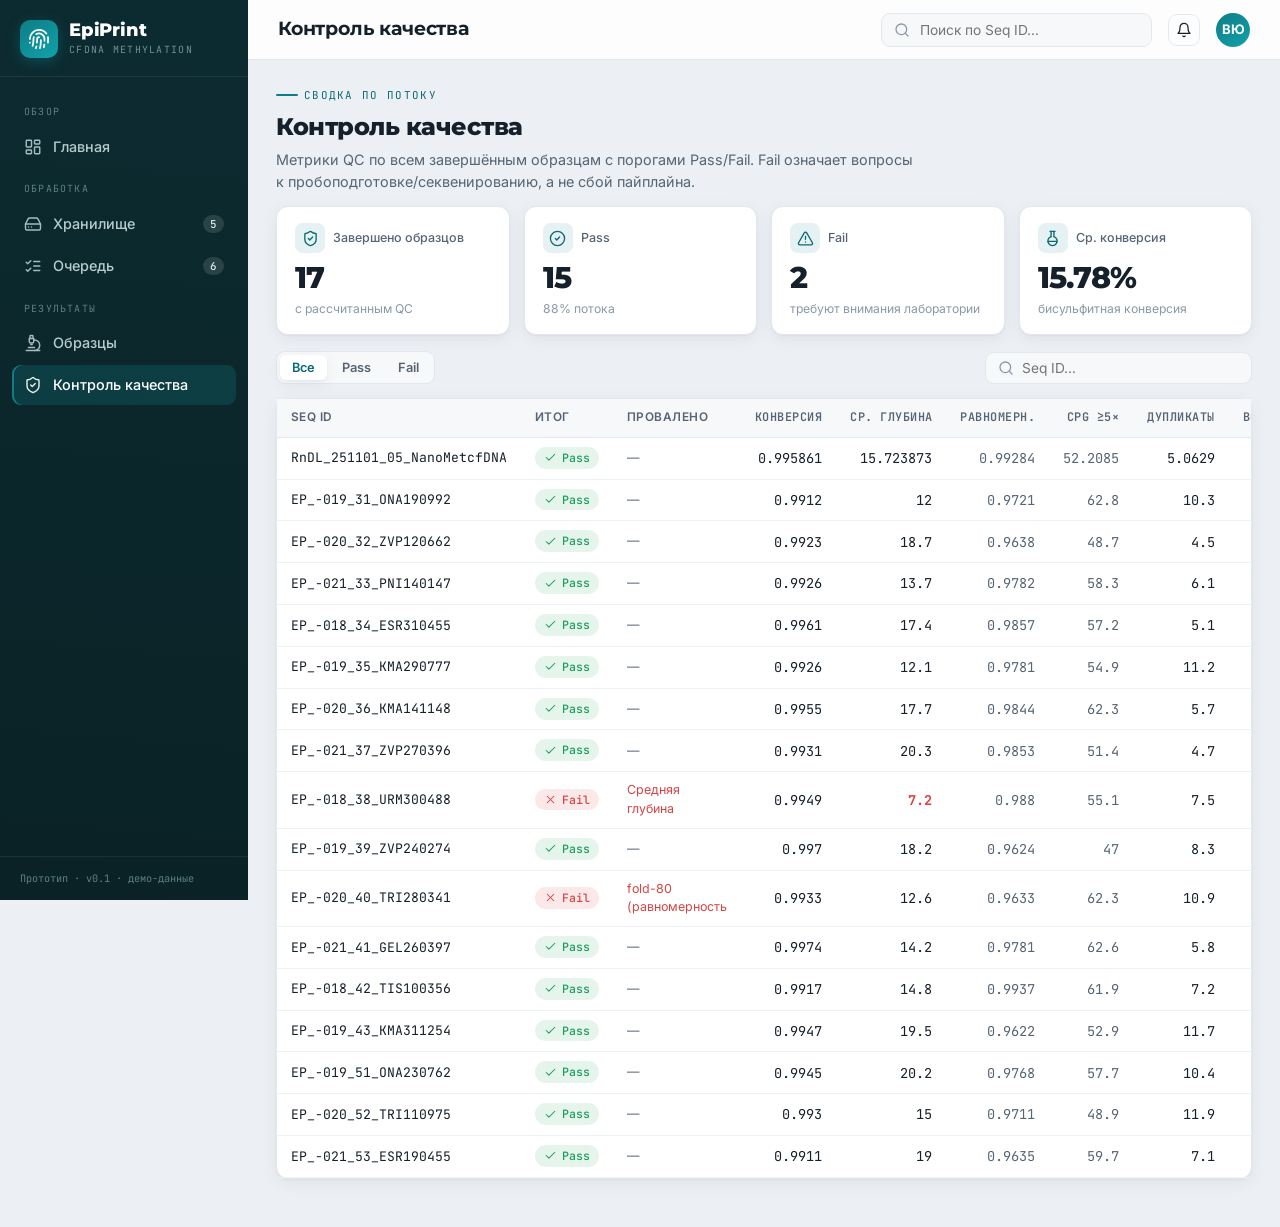
<file: qc.html>
<!doctype html>
<html lang="ru">
<head>
<meta name="robots" content="noindex, nofollow">
<meta charset="utf-8">
<meta name="viewport" content="width=device-width, initial-scale=1">
<title>EpiPrint · Контроль качества</title>
<link rel="stylesheet" href="assets/style.css">
</head>
<body data-page="qc">
<div class="layout">
  <aside class="sidebar" id="sidebar"></aside>
  <div class="main">
    <header class="topbar" id="topbar" data-title="Контроль качества"></header>
    <main class="content">

      <div class="page-head">
        <div>
          <div class="eyebrow">Сводка по потоку</div>
          <h1>Контроль качества</h1>
          <p>Метрики QC по всем завершённым образцам с порогами Pass/Fail. Fail означает вопросы к пробоподготовке/секвенированию, а не сбой пайплайна.</p>
        </div>
      </div>

      <div class="grid grid-4" id="qcStats" style="margin-bottom:16px"></div>

      <div class="toolbar">
        <div class="segmented" id="filter">
          <button data-f="all" class="is-active">Все</button>
          <button data-f="Pass">Pass</button>
          <button data-f="Fail">Fail</button>
        </div>
        <div class="toolbar__spacer"></div>
        <label class="topbar__search" id="searchLabel" style="min-width:220px">
          <input class="input" style="border:0;padding:0;width:100%" placeholder="Seq ID…" id="q">
        </label>
      </div>

      <div class="card">
        <div class="table-wrap">
          <table class="tbl">
            <thead><tr>
              <th>Seq ID</th><th>Итог</th><th>Провалено</th>
              <th class="num">Конверсия</th><th class="num">Ср. глубина</th><th class="num">Равномерн.</th>
              <th class="num">CpG ≥5×</th><th class="num">Дупликаты</th><th class="num">Вставка</th>
              <th class="num">Картир.</th><th class="num">Опух. фр.</th>
            </tr></thead>
            <tbody id="rows"></tbody>
          </table>
        </div>
      </div>

    </main>
  </div>
</div>

<script src="assets/data.js"></script>
<script src="assets/app.js"></script>
<script>
  document.getElementById('searchLabel').insertAdjacentHTML('afterbegin', icon('search'));
  const done = SAMPLES.filter(s=>s.status==='done');
  let filter='all';

  const passN = done.filter(s=>s.qc.verdict==='Pass').length;
  const failN = done.length-passN;
  document.getElementById('qcStats').innerHTML = [
    ['Завершено образцов', done.length, 'shield-check', 'с рассчитанным QC'],
    ['Pass', passN, 'circle-check', Math.round(passN/done.length*100)+'% потока'],
    ['Fail', failN, 'alert-triangle', 'требуют внимания лаборатории'],
    ['Ср. конверсия', (done.reduce((a,s)=>a+s.qc.metrics[0].value,0)/done.length).toFixed(2)+'%', 'flask', 'бисульфитная конверсия'],
  ].map(([l,v,ic,sub])=>`<div class="stat"><div class="stat__label"><span class="ic">${icon(ic)}</span>${l}</div><div class="stat__value">${v}</div><div class="stat__sub">${sub}</div></div>`).join('');

  function mv(s,key){ const m=s.qc.metrics.find(x=>x.key===key); return m; }
  function cell(m){ if(!m) return '<td class="num muted">—</td>'; const col = m.threshold==='справочно'?'var(--ink-2)':m.pass?'var(--ink)':'var(--fail)'; const w=m.pass?'400':'700'; return `<td class="num" style="color:${col};font-weight:${w}">${m.value}${m.unit==='%'?'':''}</td>`; }

  function render(){
    const q = document.getElementById('q').value.trim().toLowerCase();
    const list = done.filter(s=> (filter==='all'||s.qc.verdict===filter) && (!q || s.seqId.toLowerCase().includes(q)));
    const tb = document.getElementById('rows');
    if (!list.length){ tb.innerHTML=`<tr><td colspan="11" class="tbl__empty">Ничего не найдено</td></tr>`; return; }
    tb.innerHTML = list.map(s=>`
      <tr class="clickable" onclick="location.href='sample.html?id=${s.id}'">
        <td class="id">${s.seqId}</td>
        <td>${qcBadge(s.qc.verdict)}</td>
        <td style="font-size:.78rem;color:var(--fail)">${s.qc.failed.length? s.qc.failed.map(f=>f.split(' ').slice(0,2).join(' ')).join(', ') : '<span class="muted">—</span>'}</td>
        ${cell(mv(s,'conversion'))}
        ${cell(mv(s,'meanDepth'))}
        ${cell(mv(s,'uniformity'))}
        ${cell(mv(s,'cpgCov'))}
        ${cell(mv(s,'dup'))}
        ${cell(mv(s,'insert'))}
        ${cell(mv(s,'mapped'))}
        ${cell(mv(s,'tumorFrac'))}
      </tr>`).join('');
  }

  document.querySelectorAll('#filter button').forEach(b=> b.addEventListener('click', ()=>{
    document.querySelectorAll('#filter button').forEach(x=>x.classList.remove('is-active'));
    b.classList.add('is-active'); filter=b.dataset.f; render();
  }));
  document.getElementById('q').addEventListener('input', render);
  render();
</script>
</body>
</html>
</file>
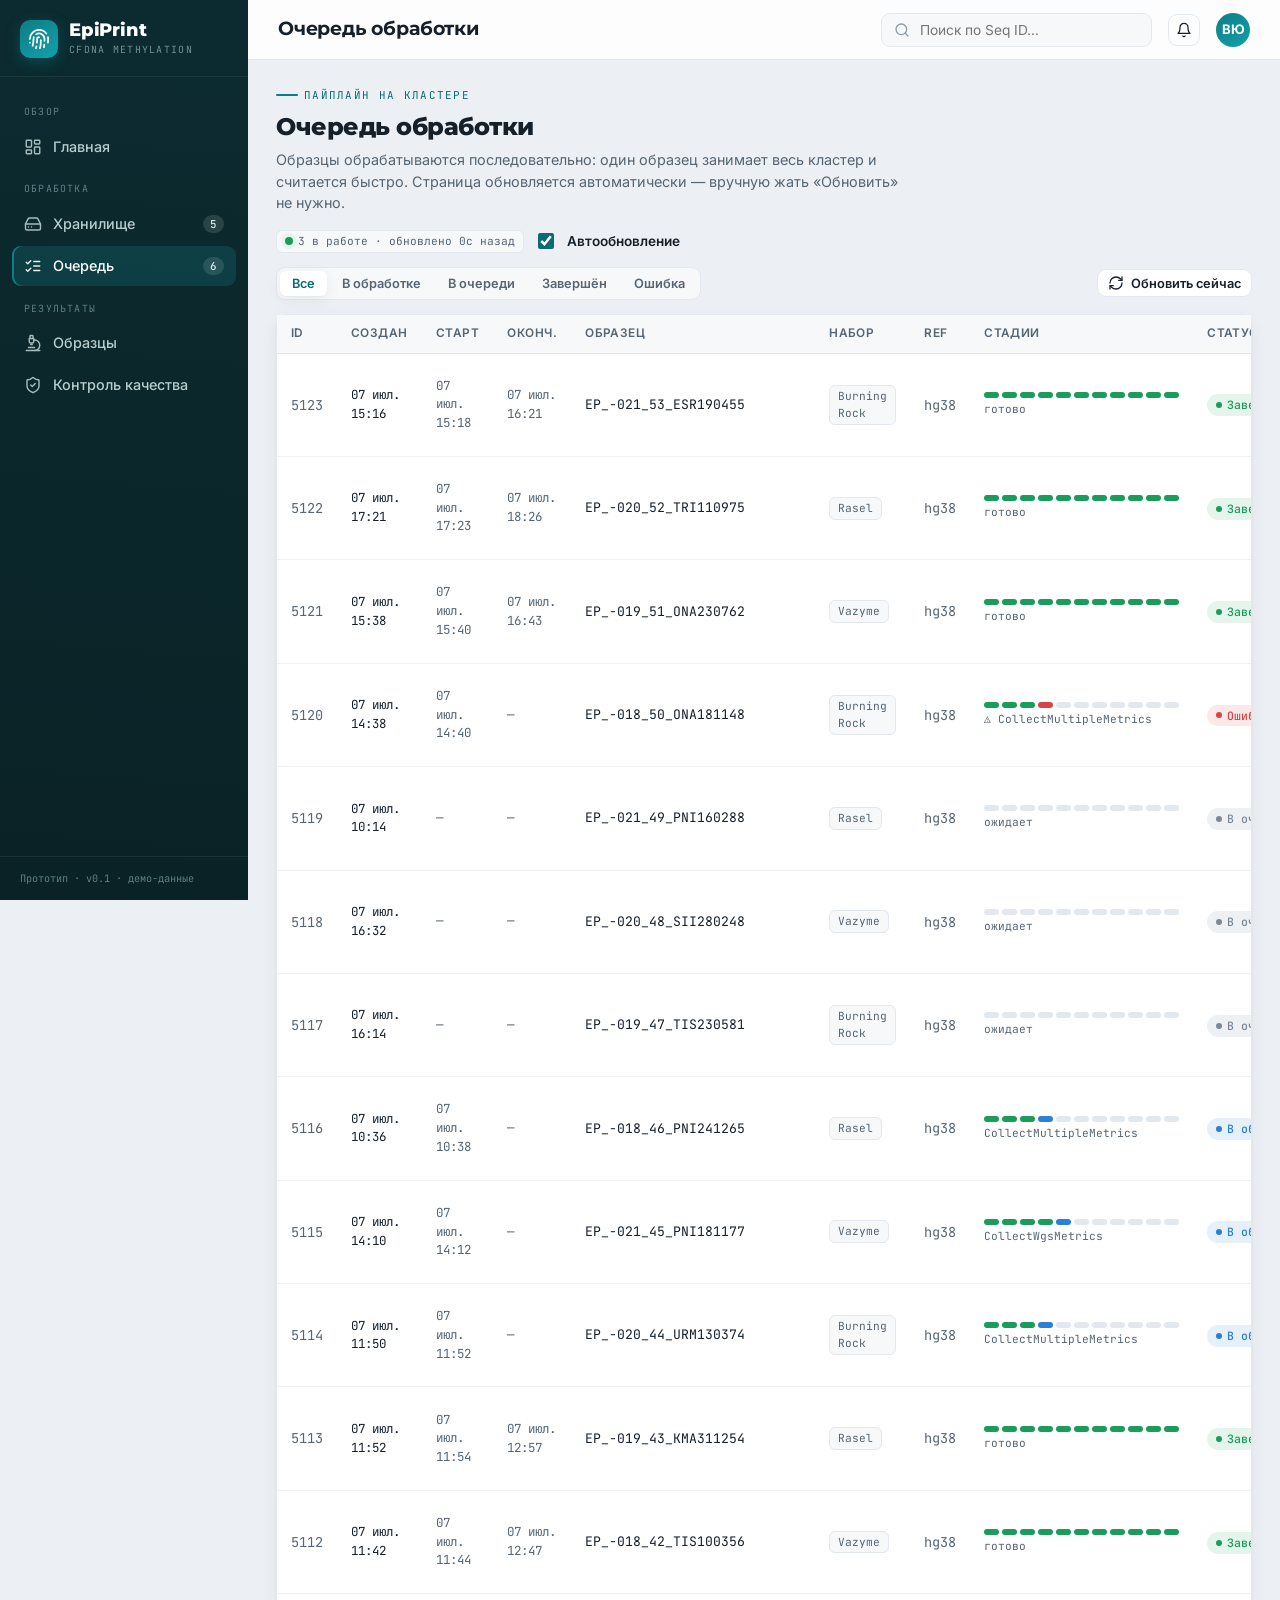
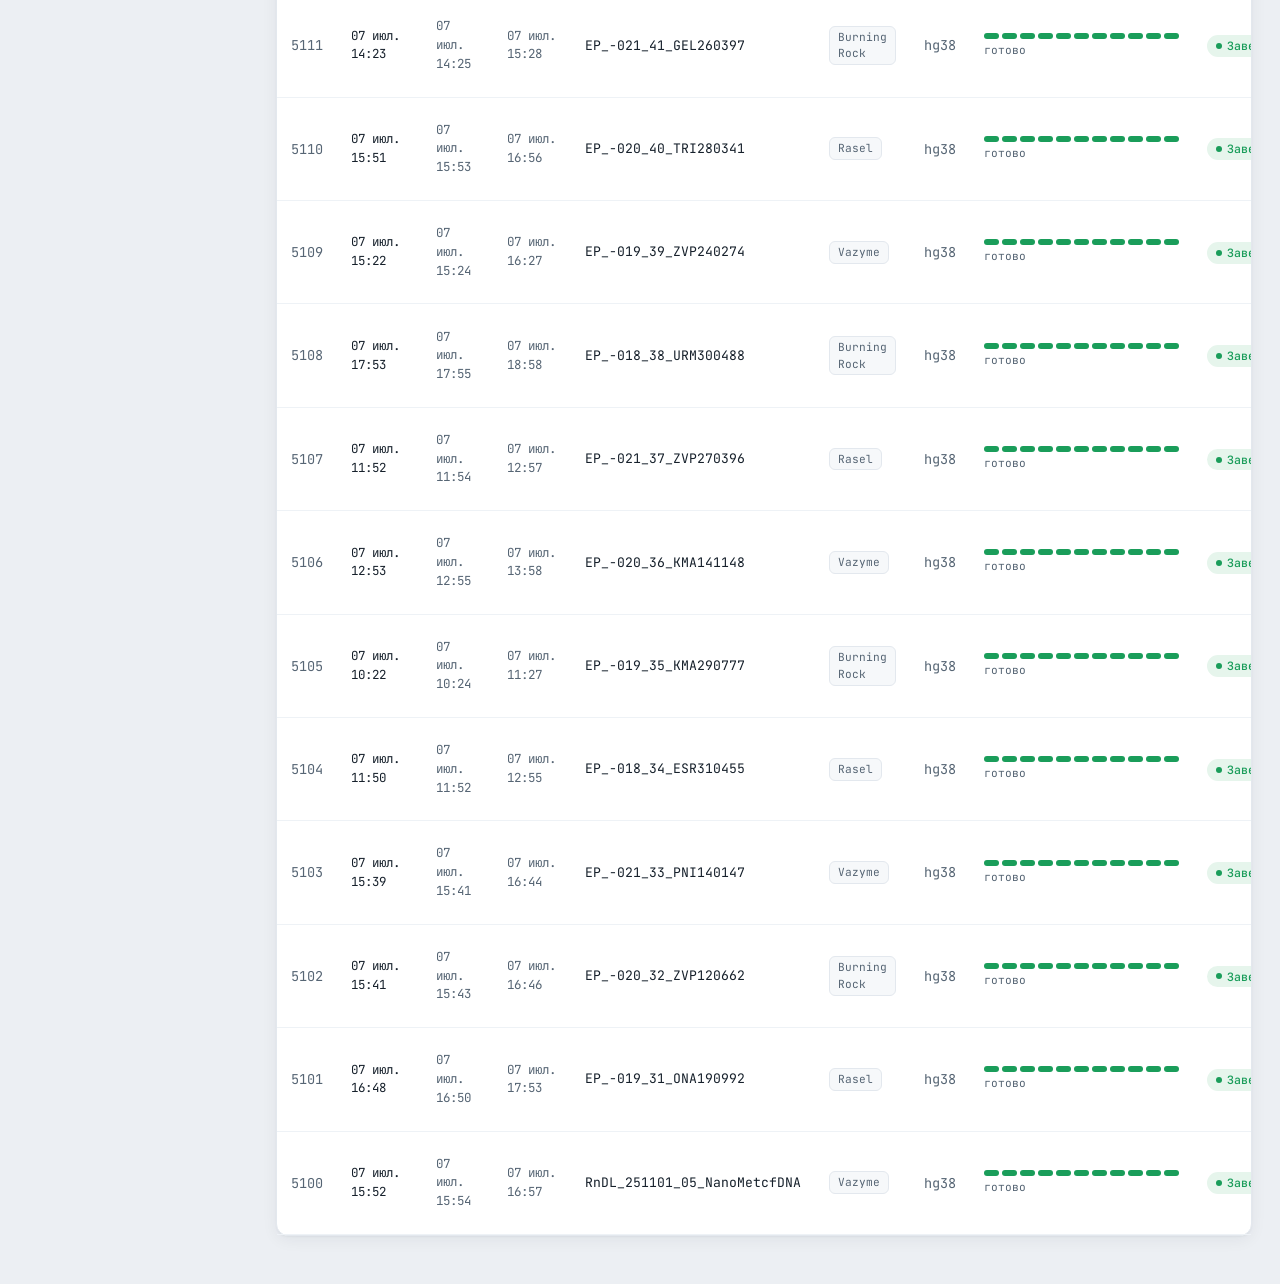
<file: queue.html>
<!doctype html>
<html lang="ru">
<head>
<meta name="robots" content="noindex, nofollow">
<meta charset="utf-8">
<meta name="viewport" content="width=device-width, initial-scale=1">
<title>EpiPrint · Очередь</title>
<link rel="stylesheet" href="assets/style.css">
</head>
<body data-page="queue">
<div class="layout">
  <aside class="sidebar" id="sidebar"></aside>
  <div class="main">
    <header class="topbar" id="topbar" data-title="Очередь обработки"></header>
    <main class="content">

      <div class="page-head">
        <div>
          <div class="eyebrow">Пайплайн на кластере</div>
          <h1>Очередь обработки</h1>
          <p>Образцы обрабатываются последовательно: один образец занимает весь кластер и считается быстро. Страница обновляется автоматически — вручную жать «Обновить» не нужно.</p>
        </div>
        <div class="hstack">
          <span class="chip" id="liveChip"></span>
          <label class="hstack" style="font-size:.85rem;font-weight:600"><input type="checkbox" class="checkbox" id="autoToggle" checked> Автообновление</label>
        </div>
      </div>

      <div class="toolbar">
        <div class="segmented" id="filter">
          <button data-f="all" class="is-active">Все</button>
          <button data-f="processing">В обработке</button>
          <button data-f="queued">В очереди</button>
          <button data-f="done">Завершён</button>
          <button data-f="error">Ошибка</button>
        </div>
        <div class="toolbar__spacer"></div>
        <button class="btn btn--sm" id="manualRefresh"></button>
      </div>

      <div class="card">
        <div class="table-wrap">
          <table class="tbl">
            <thead><tr>
              <th>ID</th><th>Создан</th><th>Старт</th><th>Оконч.</th>
              <th>Образец</th><th>Набор</th><th>ref</th>
              <th style="min-width:180px">Стадии</th><th>Статус</th><th>Логи</th>
            </tr></thead>
            <tbody id="rows"></tbody>
          </table>
        </div>
      </div>

    </main>
  </div>
</div>

<script src="assets/data.js"></script>
<script src="assets/app.js"></script>
<script>
  document.getElementById('manualRefresh').innerHTML = icon('refresh-cw') + ' Обновить сейчас';

  // мутируемая копия для live-симуляции
  const Q = JSON.parse(JSON.stringify(QUEUE));
  let filter = 'all';
  let lastUpdate = 0;

  function stagesPips(q){
    const total = PIPELINE_STAGES.length;
    return `<div class="stages" title="${q.stageIdx}/${total} стадий">` +
      PIPELINE_STAGES.map((_,i)=>{
        let cls='';
        if (q.status==='error' && i===q.stageIdx) cls='error';
        else if (i<q.stageIdx) cls='done';
        else if (i===q.stageIdx && q.status==='processing') cls='active';
        return `<span class="stage-pip ${cls}"></span>`;
      }).join('') +
      `</div><div class="muted mono" style="font-size:.7rem;margin-top:3px">${q.status==='processing'? PIPELINE_STAGES[q.stageIdx] : q.status==='error'? '⚠ '+PIPELINE_STAGES[q.stageIdx] : q.status==='done'? 'готово':'ожидает'}</div>`;
  }

  function logBtns(q){
    return `<div class="wrap-gap">
      <a class="chip" onclick="toast('Скачивание status.log')" style="cursor:pointer">status.log</a>
      <a class="chip" onclick="toast('Скачивание err.log')" style="cursor:pointer">err.log</a>
      <a class="chip" onclick="toast('Скачивание log')" style="cursor:pointer">log</a>
    </div>`;
  }

  function render(){
    const list = Q.filter(q=> filter==='all' || q.status===filter);
    const tb = document.getElementById('rows');
    if (!list.length){ tb.innerHTML = `<tr><td colspan="10" class="tbl__empty">Нет образцов в этом статусе</td></tr>`; return; }
    tb.innerHTML = list.map(q=>`
      <tr class="${q.status==='done'?'clickable':''}" ${q.status==='done'?`onclick="location.href='sample.html?id=${q.id}'"`:''}>
        <td class="mono muted">${q.id}</td>
        <td class="mono" style="font-size:.78rem">${q.created}</td>
        <td class="mono muted" style="font-size:.78rem">${q.startAt}</td>
        <td class="mono muted" style="font-size:.78rem">${q.endAt}</td>
        <td class="id">${q.seqId}</td>
        <td><span class="chip">${q.kit.label}</span></td>
        <td class="mono muted">${q.ref}</td>
        <td>${stagesPips(q)}</td>
        <td>${statusBadge(q.status)}</td>
        <td>${logBtns(q)}</td>
      </tr>`).join('');
  }

  function setLiveChip(){
    const active = Q.filter(q=>q.status==='processing').length;
    document.getElementById('liveChip').innerHTML =
      `<span class="live-dot"></span> ${active} в работе · обновлено ${lastUpdate}с назад`;
  }

  // фильтры
  document.querySelectorAll('#filter button').forEach(b=>{
    b.addEventListener('click', ()=>{
      document.querySelectorAll('#filter button').forEach(x=>x.classList.remove('is-active'));
      b.classList.add('is-active'); filter=b.dataset.f; render();
    });
  });
  document.getElementById('manualRefresh').addEventListener('click', ()=>{ tick(true); toast('Обновлено'); });

  // live-симуляция: продвигаем активные образцы по стадиям
  function tick(force){
    const auto = document.getElementById('autoToggle').checked;
    if (!auto && !force){ lastUpdate += 2; setLiveChip(); return; }
    lastUpdate = 0;
    Q.forEach(q=>{
      if (q.status==='processing'){
        if (Math.random()>0.4){
          q.stageIdx++;
          if (q.stageIdx>=PIPELINE_STAGES.length){
            q.status='done'; q.stageIdx=PIPELINE_STAGES.length; q.endAt='только что';
            // подтягиваем один из queued в processing
            const next = Q.find(x=>x.status==='queued');
            if (next){ next.status='processing'; next.stageIdx=1; next.startAt='только что'; }
          }
        }
      }
    });
    render(); setLiveChip();
  }

  render(); setLiveChip();
  setInterval(()=>{ lastUpdate += 2; if (document.getElementById('autoToggle').checked) tick(); else setLiveChip(); }, 2000);
</script>
</body>
</html>
</file>
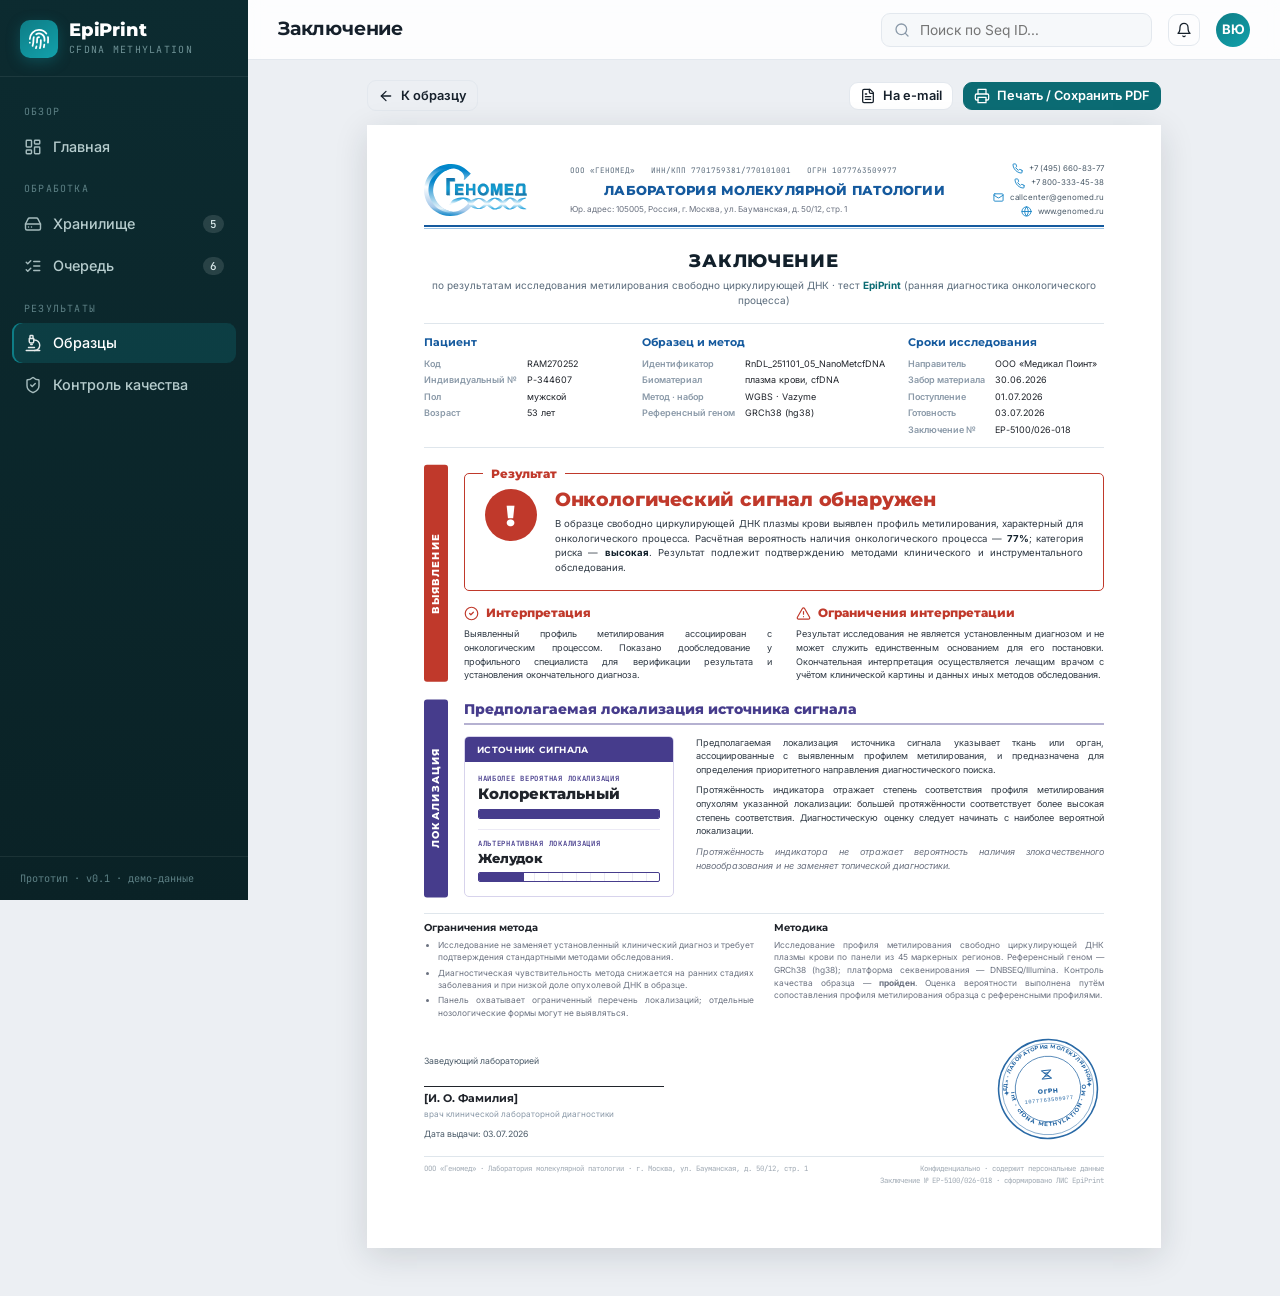
<file: report.html>
<!doctype html>
<html lang="ru">
<head>
<meta name="robots" content="noindex, nofollow">
<meta charset="utf-8">
<meta name="viewport" content="width=device-width, initial-scale=1">
<title>EpiPrint · Заключение</title>
<link rel="stylesheet" href="assets/style.css">
<style>
  /* ============ Заключение — бланк лаборатории (Genomed letterhead + Galleri-контент) ============ */
  .rp-toolbar{ max-width:210mm; margin:0 auto 14px; }
  .doc{
    width:210mm; min-height:297mm; margin:0 auto; background:#fff;
    box-shadow:var(--shadow-lg); position:relative; overflow:hidden;
    font-family:var(--body); color:#20242b; font-size:9.6px; padding:10mm 15mm 8mm;
    -webkit-print-color-adjust:exact; print-color-adjust:exact;
  }
  .doc *{ -webkit-print-color-adjust:exact; print-color-adjust:exact; }

  /* ---- шапка Genomed ---- */
  .gm-head{ display:grid; grid-template-columns:132px 1fr auto; gap:14px; align-items:center; }
  .gm-logo svg{ width:190px; height:auto; display:block; }
  .gm-logo-img{ height:52px; width:auto; display:block; }
  .gm-org .gm-reg{ display:flex; gap:16px; font-family:var(--mono); font-size:7.6px; color:#5a6b7b; }
  .gm-lab{ font-family:var(--disp); font-weight:800; font-size:13px; color:#155a9e; letter-spacing:.01em; margin:4px 0 3px; text-align:center; white-space:nowrap; }
  .gm-addr{ font-size:8.2px; color:#6b7280; }
  .gm-contacts{ font-size:7.9px; color:#4a5a68; display:flex; flex-direction:column; gap:2.5px; }
  .gm-contacts div{ display:flex; align-items:center; gap:6px; justify-content:flex-end; white-space:nowrap; }
  .gm-contacts svg{ width:11px; height:11px; color:#1a86c8; flex:none; }
  .gm-rule{ height:2px; background:#155a9e; border:0; margin:7px 0 0; }
  .gm-rule2{ height:.6px; background:#9cc3e4; border:0; margin:1.5px 0 0; }

  /* ---- заголовок ---- */
  .rp-titleblock{ text-align:center; margin:5mm 0 4mm; }
  .rp-title{ font-family:var(--disp); font-weight:800; font-size:18px; letter-spacing:.04em; color:#12202b; }
  .rp-subtitle{ font-size:10px; color:#5a6b7b; margin-top:3px; }
  .rp-subtitle b{ color:var(--brand); font-weight:700; }

  /* ---- реквизиты образца ---- */
  .rp-info{ display:grid; grid-template-columns:1fr 1.25fr 1fr; gap:22px; padding:11px 0; border-top:1px solid #dfe6ec; border-bottom:1px solid #dfe6ec; }
  .rp-info h4{ font-family:var(--disp); font-weight:700; font-size:10.5px; margin:0 0 6px; color:#155a9e; }
  .rp-info dl{ display:grid; grid-template-columns:auto 1fr; gap:3px 10px; margin:0; font-size:9px; }
  .rp-info dt{ color:#8a99a8; font-weight:600; white-space:nowrap; }
  .rp-info dd{ margin:0; color:#20242b; }

  /* реквизиты в стиле бланка Геномед (сжатый вариант) */
  .rp-gm-info{ display:grid; grid-template-columns:1fr 1fr; gap:2px 30px; padding:11px 0; border-top:1px solid #dfe6ec; border-bottom:1px solid #dfe6ec; font-size:9.6px; }
  .rp-gm-info .r{ display:flex; gap:7px; padding:2.5px 0; align-items:baseline; }
  .rp-gm-info .r b{ color:#12202b; font-weight:700; white-space:nowrap; }
  .rp-gm-info .r span{ color:#20242b; }

  /* ---- секции с боковым язычком ---- */
  .rp-sec{ display:flex; gap:0; margin-top:4.5mm; }
  .rp-sec__tab{ width:24px; flex:none; color:#fff; writing-mode:vertical-rl; transform:rotate(180deg);
    text-align:center; font-family:var(--disp); font-weight:800; letter-spacing:.14em; font-size:9.5px; text-transform:uppercase;
    display:flex; align-items:center; justify-content:center; padding:12px 0; border-radius:3px; }
  .rp-sec__body{ flex:1; padding-left:16px; min-width:0; }

  .resultbox{ border:1.6px solid var(--det); border-radius:5px; padding:15px 20px 14px; position:relative; margin-top:8px; display:flex; gap:18px; align-items:flex-start; }
  .resultbox__legend{ position:absolute; top:-8px; left:18px; background:#fff; padding:0 8px; color:var(--det); font-family:var(--disp); font-weight:800; font-size:11.5px; }
  .result-icon{ width:52px; height:52px; flex:none; border-radius:50%; background:var(--det); color:#fff; display:grid; place-items:center; font-family:var(--disp); font-weight:900; font-size:29px; line-height:1; }
  .result-icon svg{ width:27px; height:27px; }
  .result-h{ font-family:var(--disp); font-weight:800; font-size:19px; letter-spacing:-.01em; color:var(--det); line-height:1.08; margin:1px 0 6px; }
  .result-p{ font-size:9.6px; line-height:1.55; color:#2f3944; margin:0; text-align:justify; }
  .result-p b{ color:#12202b; }

  .rp-two{ display:grid; grid-template-columns:1fr 1fr; gap:24px; margin-top:14px; }
  .rp-two h5{ display:flex; align-items:center; gap:7px; font-family:var(--disp); font-weight:800; font-size:11.5px; color:var(--det); margin:0 0 5px; }
  .rp-two h5 svg{ width:15px; height:15px; }
  .rp-two p{ margin:0; font-size:9.1px; line-height:1.5; color:#2f3944; text-align:justify; }
  .rp-two p b{ color:#12202b; }

  .pred-h{ font-family:var(--disp); font-weight:800; font-size:14px; color:var(--pred); margin:0 0 3px; }
  .pred-rule{ height:1.5px; background:var(--pred); opacity:.4; border:0; margin:0 0 11px; }
  .pred-grid{ display:grid; grid-template-columns:210px 1fr; gap:22px; align-items:start; }
  .cso-card{ border:1.4px solid #d7d3ec; border-radius:5px; overflow:hidden; }
  .cso-card__hd{ background:var(--pred); color:#fff; font-family:var(--disp); font-weight:700; font-size:9px; padding:6px 12px; letter-spacing:.04em; text-transform:uppercase; }
  .cso-card__bd{ padding:12px 13px; }
  .cso-label{ font-family:var(--mono); font-size:7.2px; letter-spacing:.1em; text-transform:uppercase; color:var(--pred); font-weight:600; }
  .cso-name{ font-family:var(--disp); font-weight:800; font-size:14.5px; color:#20242b; line-height:1.05; margin:2px 0 7px; }
  .cso-meter{ height:10px; border:1px solid var(--pred); border-radius:2px; overflow:hidden; margin-bottom:2px; background:repeating-linear-gradient(90deg,transparent 0,transparent 13px,#eceaf5 13px,#eceaf5 14px); }
  .cso-meter i{ background:var(--pred); display:block; height:100%; }
  .cso-second{ border-top:1px solid #eceaf5; margin-top:10px; padding-top:9px; }
  .pred-expl p{ font-size:9.1px; line-height:1.5; color:#2f3944; margin:0 0 7px; text-align:justify; }
  .pred-expl p.it{ font-style:italic; color:#6b7280; margin-bottom:0; }

  .rp-fine{ margin-top:4mm; border-top:1px solid #dfe6ec; padding-top:7px; display:grid; grid-template-columns:1fr 1fr; gap:20px; }
  .rp-fine h6{ font-family:var(--disp); font-weight:700; font-size:9.5px; margin:0 0 4px; color:#20242b; }
  .rp-fine p{ margin:0; font-size:8.4px; line-height:1.5; color:#6b7280; text-align:justify; }
  .rp-fine ul{ margin:0; padding-left:14px; font-size:8.4px; line-height:1.5; color:#6b7280; }
  .rp-fine ul li{ margin-bottom:2.5px; text-align:justify; }

  .rp-sign{ margin-top:4mm; display:flex; justify-content:space-between; align-items:flex-end; }
  .rp-sign__who{ font-size:8.7px; color:#4a5a68; }
  .rp-sign__line{ margin-top:18px; width:240px; }
  .rp-sign__name{ border-top:1px solid #20242b; padding-top:4px; font-family:var(--disp); font-weight:700; font-size:10.5px; }
  .rp-sign__role{ font-size:8.2px; color:#8a99a8; margin-top:1px; }
  .seal{ width:104px; height:104px; flex:none; margin-right:4px; }
  .seal svg{ width:100%; height:100%; opacity:.9; transform:rotate(-6deg); }

  .rp-foot{ margin-top:4mm; border-top:1px solid #dfe6ec; padding-top:6px; font-family:var(--mono); font-size:7.3px; color:#a0aab4; line-height:1.6; display:flex; justify-content:space-between; gap:12px; }

  @media print{
    .sidebar,.topbar,.no-print,.rp-toolbar{ display:none !important; }
    .main{ margin-left:0 !important; }
    .content{ padding:0 !important; max-width:none; }
    body{ background:#fff; }
    .doc{ box-shadow:none; margin:0; min-height:auto; width:auto; }
    @page{ size:A4; margin:0; }
  }
</style>
</head>
<body data-page="samples">
<div class="layout">
  <aside class="sidebar" id="sidebar"></aside>
  <div class="main">
    <header class="topbar" id="topbar" data-title="Заключение"></header>
    <main class="content">
      <div class="rp-toolbar hstack">
        <a class="btn btn--sm btn--ghost" href="" id="backBtn"></a>
        <div class="spacer"></div>
        <button class="btn btn--sm" id="mailBtn" onclick="toast('Заключение отправлено на e-mail лаборатории')"></button>
        <button class="btn btn--primary btn--sm" onclick="window.print()" id="printBtn"></button>
      </div>
      <div id="doc"></div>
    </main>
  </div>
</div>

<script src="assets/data.js"></script>
<script src="assets/app.js"></script>
<script src="assets/logo.js"></script>
<script src="assets/report-view.js"></script>
<script>
  const s = sampleById(qs('id')) || SAMPLES.find(x=>x.status==='done');
  document.getElementById('backBtn').innerHTML = icon('arrow-left')+' К образцу';
  document.getElementById('backBtn').href = 'sample.html?id='+s.id;
  document.getElementById('mailBtn').innerHTML = icon('file-text')+' На e-mail';
  document.getElementById('printBtn').innerHTML = icon('printer')+' Печать / Сохранить PDF';
  document.getElementById('doc').outerHTML = buildReportDoc(s, qs('v')==='compact' ? 'compact' : 'full');
</script>
</body>
</html>
</file>
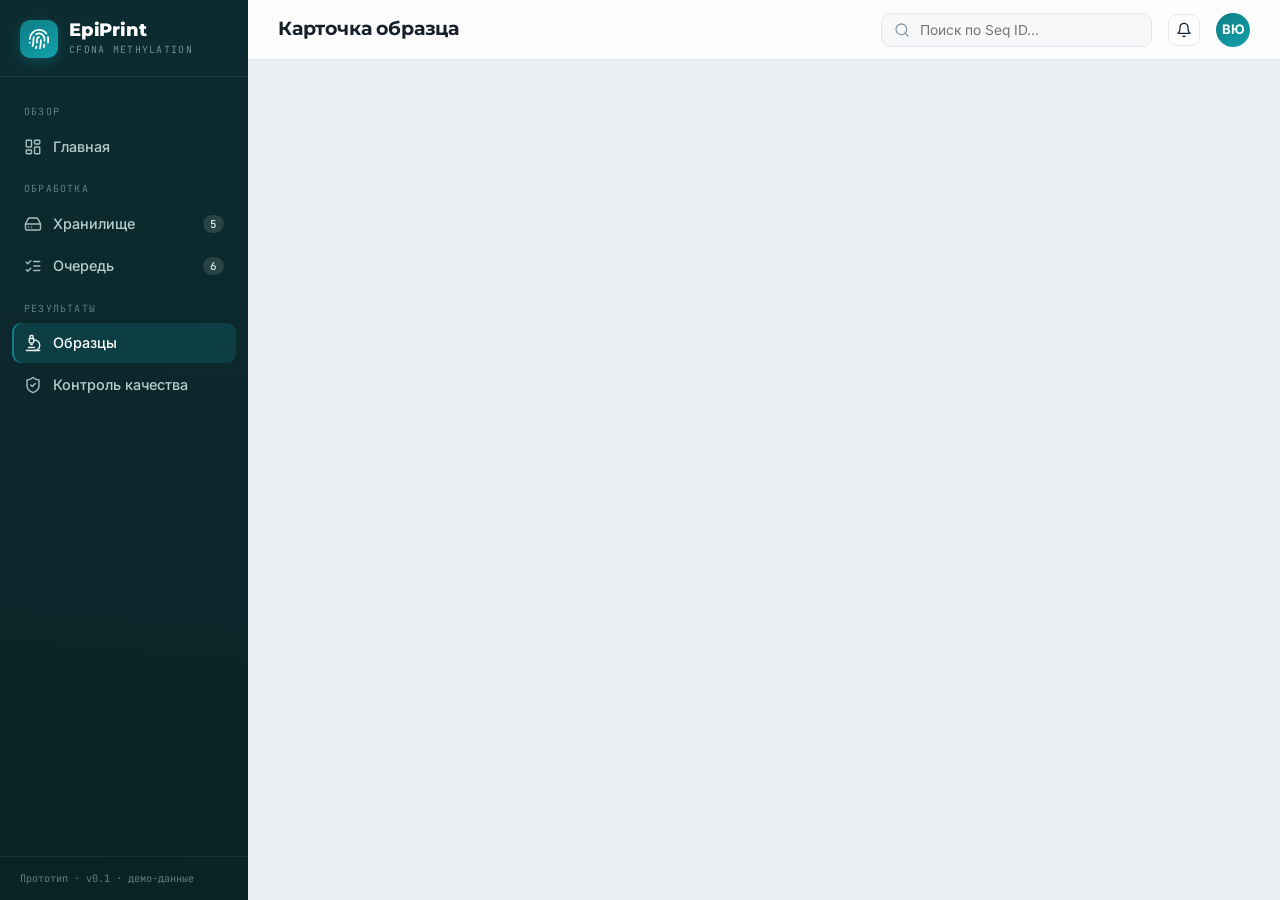
<file: sample.html>
<!doctype html>
<html lang="ru">
<head>
<meta name="robots" content="noindex, nofollow">
<meta charset="utf-8">
<meta name="viewport" content="width=device-width, initial-scale=1">
<title>EpiPrint · Образец</title>
<link rel="stylesheet" href="assets/style.css">
</head>
<body data-page="samples">
<div class="layout">
  <aside class="sidebar" id="sidebar"></aside>
  <div class="main">
    <header class="topbar" id="topbar" data-title="Карточка образца"></header>
    <main class="content" id="content"></main>
  </div>
</div>

<script src="assets/data.js"></script>
<script src="assets/app.js"></script>
<script>
  const s = sampleById(qs('id')) || SAMPLES[0];
  const c = document.getElementById('content');

  // ---- шапка ----
  const header = `
    <a class="btn btn--sm btn--ghost" href="samples.html" style="margin-bottom:14px">${icon('arrow-left')} К образцам</a>
    <div class="card" style="margin-bottom:16px">
      <div class="card__body" style="display:flex;justify-content:space-between;gap:20px;flex-wrap:wrap;align-items:flex-start">
        <div>
          <div class="eyebrow">Образец · ${s.kit.method}</div>
          <div style="font-family:var(--disp);font-weight:800;font-size:1.4rem;letter-spacing:-.02em">${s.seqId}</div>
          <div class="wrap-gap" style="margin-top:10px">
            ${statusBadge(s.status)}
            ${s.status==='done'? qcBadge(s.qc.verdict):''}
            ${s.score? riskBadge(s.score.risk):''}
            <span class="chip">${s.kit.label}</span>
            <span class="chip">${s.ref}</span>
          </div>
        </div>
        <dl class="kv" style="min-width:280px">
          <dt>Прогон</dt><dd>${s.run}</dd>
          <dt>Код пациента</dt><dd>${s.patientCode}</dd>
          <dt>Инд. номер</dt><dd>${s.patientNo}</dd>
          <dt>Пол / возраст</dt><dd>${s.sex}, ${s.age} лет</dd>
          <dt>Контрагент</dt><dd style="font-family:var(--body)">${s.contractor}</dd>
          <dt>Дата</dt><dd>${s.date}</dd>
        </dl>
        <div class="vstack" style="min-width:190px">
          <button class="btn" onclick="toast('Скачивание profile.tsv (~1.5 ГБ)')">${icon('table')} Профиль TSV</button>
          <button class="btn" onclick="toast('Скачивание qc.json')">${icon('file-json')} QC JSON</button>
          <a class="btn btn--primary" href="report.html?id=${s.id}">${icon('file-text')} Заключение</a>
        </div>
      </div>
    </div>`;

  // ---- если не завершён ----
  if (s.status!=='done'){
    const stageIdx = s.status==='processing'? 4 : s.status==='error'? 3 : 0;
    c.innerHTML = header + `
      <div class="card"><div class="card__body">
        <div class="section-title" style="margin-bottom:14px">${icon('clock')} Обработка пайплайна</div>
        <div class="stage-list">
          ${PIPELINE_STAGES.map((name,i)=>{
            let st = i<stageIdx?'done': (i===stageIdx && s.status==='processing')?'active':(i===stageIdx&&s.status==='error')?'error':'wait';
            const mark = st==='done'?icon('check'): st==='error'?icon('x'): st==='active'?'':(i+1);
            return `<div class="stage-row">
              <div class="stage-ic ${st}">${mark}</div>
              <div class="stage-name">${name}</div>
              <div class="stage-time">${st==='done'?'готово': st==='active'?'выполняется…': st==='error'?'ошибка':'ожидает'}</div>
            </div>`;
          }).join('')}
        </div>
        ${s.status==='error'? `<div class="report-block" style="border-color:var(--fail);background:var(--fail-bg);margin-top:16px">
          <b style="color:var(--fail)">Пайплайн остановлен на стадии «${PIPELINE_STAGES[stageIdx]}».</b>
          <div class="muted" style="margin-top:4px;font-size:.84rem">Требуется проверка логов. Частая причина — качество пробоподготовки (низкая конверсия / покрытие), реанализ тем же пайплайном не поможет.</div>
        </div>`:''}
        <div class="wrap-gap" style="margin-top:16px">
          <a class="chip" onclick="toast('status.log')" style="cursor:pointer">status.log</a>
          <a class="chip" onclick="toast('err.log')" style="cursor:pointer">err.log</a>
          <a class="chip" onclick="toast('log')" style="cursor:pointer">log</a>
        </div>
      </div></div>`;
  } else {
    // ---- результат ----
    const sc = s.score;
    const summary = sc.cancerProb>0.5
      ? `Классификатор оценивает вероятность онкопроцесса как <b>${pct(sc.cancerProb)}</b>. Наиболее вероятная локализация — <b>${cancerLabel(sc.topType)}</b> (${pct(sc.localization[sc.topType],1)}).`
      : `Классификатор оценивает вероятность онкопроцесса как <b>${pct(sc.cancerProb)}</b> — признаков онкопроцесса не выявлено. Локализационный слой не активируется ниже порога.`;

    c.innerHTML = header + `
      <div class="grid" style="grid-template-columns:1.15fr 1fr;align-items:start;margin-bottom:16px">
        <div class="card">
          <div class="card__head"><div class="section-title">${icon('activity')} Скор классификатора</div>
            <span class="badge badge--muted">2-слойная модель</span></div>
          <div class="card__body">
            <div class="gauge-wrap">
              ${gaugeHtml(sc.cancerProb, sc.risk)}
              <div>
                <div style="margin-bottom:8px">${riskBadge(sc.risk)}</div>
                <div class="muted" style="font-size:.88rem;line-height:1.5">${summary}</div>
              </div>
            </div>
            <hr class="divider">
            <div class="section-title" style="font-size:.86rem;margin-bottom:12px">${icon('dna')} Слой 2 — локализация</div>
            ${localizationBars(sc.localization, sc.cancerProb>0.5? sc.topType : null)}
          </div>
        </div>

        <div class="card">
          <div class="card__head"><div class="section-title">${icon('shield-check')} Контроль качества</div>${qcBadge(s.qc.verdict)}</div>
          <div class="card__body">
            <div id="qcList"></div>
            ${s.qc.failed.length? `<div class="report-block" style="border-color:var(--warn);background:var(--warn-bg);margin:14px 0 0;padding:12px 14px">
              <b style="color:var(--warn)">Не прошли пороги:</b> <span style="font-size:.84rem">${s.qc.failed.join(', ')}</span>
              <div class="muted" style="font-size:.78rem;margin-top:4px">Метрики отражают качество пробоподготовки; решение о пересеквенировании — за лабораторией.</div>
            </div>`:''}
          </div>
        </div>
      </div>

      <div class="card" style="margin-bottom:16px">
        <div class="card__head"><div class="section-title">${icon('table')} Профиль метилирования по маркерным регионам</div>
          <span class="badge badge--muted">для биоинформатика</span></div>
        <div class="card__body">
          <p class="muted" style="margin-top:0;font-size:.83rem">Строка «Образец» сравнивается с литературными нормой и опухолью. У образцов cfDNA профиль тяготеет к норме; при онкопроцессе — сдвиг части регионов к «опухолевому» паттерну.</p>
          <div id="heatmap"></div>
        </div>
      </div>

      <div class="grid" style="grid-template-columns:1fr 1.1fr;align-items:start">
        <div class="card">
          <div class="card__head"><div class="section-title">${icon('microscope')} Покрытие</div></div>
          <div class="card__body">
            <div class="grid grid-2" style="gap:12px">
              ${covTile('Ср. глубина', s.qc.metrics.find(m=>m.key==='meanDepth').value+(s.kit.method==='WGBS'?'×':'×'))}
              ${covTile('Равномерность', s.qc.metrics.find(m=>m.key==='uniformity').value+'%')}
              ${covTile('CpG ≥ 5×', s.qc.metrics.find(m=>m.key==='cpgCov').value+'%')}
              ${covTile('Опух. фракция', s.qc.metrics.find(m=>m.key==='tumorFrac').value+'%')}
            </div>
            <hr class="divider">
            <div class="muted" style="font-size:.8rem">Профиль: <span class="mono">${s.heatmap.N}</span> регионов · TSV ~1.5 ГБ · контексты CpG / CHG / CHH</div>
          </div>
        </div>

        <div class="card">
          <div class="card__head"><div class="section-title">${icon('users')} Обратная связь — дообучение модели</div></div>
          <div class="card__body">
            <p class="muted" style="margin-top:0;font-size:.83rem">Подтверждённый клинический исход используется как метка для переобучения классификатора.</p>
            <div id="fb"></div>
          </div>
        </div>
      </div>`;

    // QC list
    document.getElementById('qcList').innerHTML = s.qc.metrics.map(m=>`
      <div class="metric">
        <div class="metric__name">${m.name}<small>порог: ${m.threshold}</small></div>
        <div class="metric__val" style="color:${m.threshold==='справочно'?'var(--ink-2)':m.pass?'var(--pass)':'var(--fail)'}">${m.value}${m.unit==='%'?'%':' '+m.unit}</div>
        <div>${m.threshold==='справочно'? '<span class="badge badge--muted">инфо</span>' : m.pass? `<span class="badge badge--pass">${icon('check')}</span>` : `<span class="badge badge--fail">${icon('x')}</span>`}</div>
      </div>`).join('');

    document.getElementById('heatmap').innerHTML = heatmapHtml(s.heatmap);
    renderFeedback();
  }

  function covTile(label, val){
    return `<div style="background:var(--surface-2);border:1px solid var(--line);border-radius:9px;padding:11px 13px">
      <div class="muted" style="font-size:.74rem">${label}</div>
      <div style="font-family:var(--disp);font-weight:800;font-size:1.25rem;margin-top:3px">${val}</div>
    </div>`;
  }

  function renderFeedback(){
    const fb = getFeedback(s);
    const host = document.getElementById('fb');
    host.innerHTML = `
      <div class="feedback">
        <div>
          <div style="font-weight:600;font-size:.86rem;margin-bottom:8px">Диагноз подтверждён по результатам дообследования?</div>
          <div class="radio-cards">
            <label class="radio-card ${fb.confirmed==='yes'?'is-sel-yes':''}" id="rcYes">
              <input type="radio" name="fb" value="yes" ${fb.confirmed==='yes'?'checked':''} style="accent-color:var(--pass)">
              <span style="color:var(--pass)">${icon('circle-check')}</span> Да, подтверждён
            </label>
            <label class="radio-card ${fb.confirmed==='no'?'is-sel-no':''}" id="rcNo">
              <input type="radio" name="fb" value="no" ${fb.confirmed==='no'?'checked':''} style="accent-color:var(--fail)">
              <span style="color:var(--fail)">${icon('circle-x')}</span> Нет, не подтверждён
            </label>
          </div>
        </div>
        <div id="locWrap" style="${fb.confirmed==='yes'?'':'display:none'}">
          <div style="font-weight:600;font-size:.86rem;margin-bottom:6px">Подтверждённая локализация</div>
          <select class="select" id="locSel" style="width:100%">
            <option value="">— не указана —</option>
            ${CANCER_TYPES.map(t=>`<option value="${t.key}" ${fb.locConfirmed===t.key?'selected':''}>${t.label}</option>`).join('')}
          </select>
        </div>
        <div>
          <div style="font-weight:600;font-size:.86rem;margin-bottom:6px">Комментарий</div>
          <textarea class="textarea" id="fbNote" placeholder="Метод подтверждения, стадия, примечания…">${escapeHtml(fb.note||'')}</textarea>
        </div>
        <div class="hstack">
          <button class="btn btn--primary" id="fbSave">${icon('check')} Сохранить исход</button>
          ${fb.date? `<span class="muted" style="font-size:.8rem">Обновлено ${fb.date}</span>`:''}
        </div>
      </div>`;

    host.querySelectorAll('input[name="fb"]').forEach(r=> r.addEventListener('change', ()=>{
      document.getElementById('rcYes').classList.toggle('is-sel-yes', r.value==='yes'&&r.checked);
      document.getElementById('rcNo').classList.toggle('is-sel-no', r.value==='no'&&r.checked);
      document.getElementById('locWrap').style.display = (document.querySelector('input[name="fb"]:checked')||{}).value==='yes'?'':'none';
    }));
    document.getElementById('fbSave').addEventListener('click', ()=>{
      const val = (document.querySelector('input[name="fb"]:checked')||{}).value || null;
      if (!val){ toast('Выберите вариант исхода'); return; }
      saveFeedback(s.id, { confirmed:val, locConfirmed: document.getElementById('locSel').value, note: document.getElementById('fbNote').value, date:'2026-07-09' });
      toast('Исход сохранён — образец добавлен в обучающую выборку');
      renderFeedback();
    });
  }
</script>
</body>
</html>
</file>
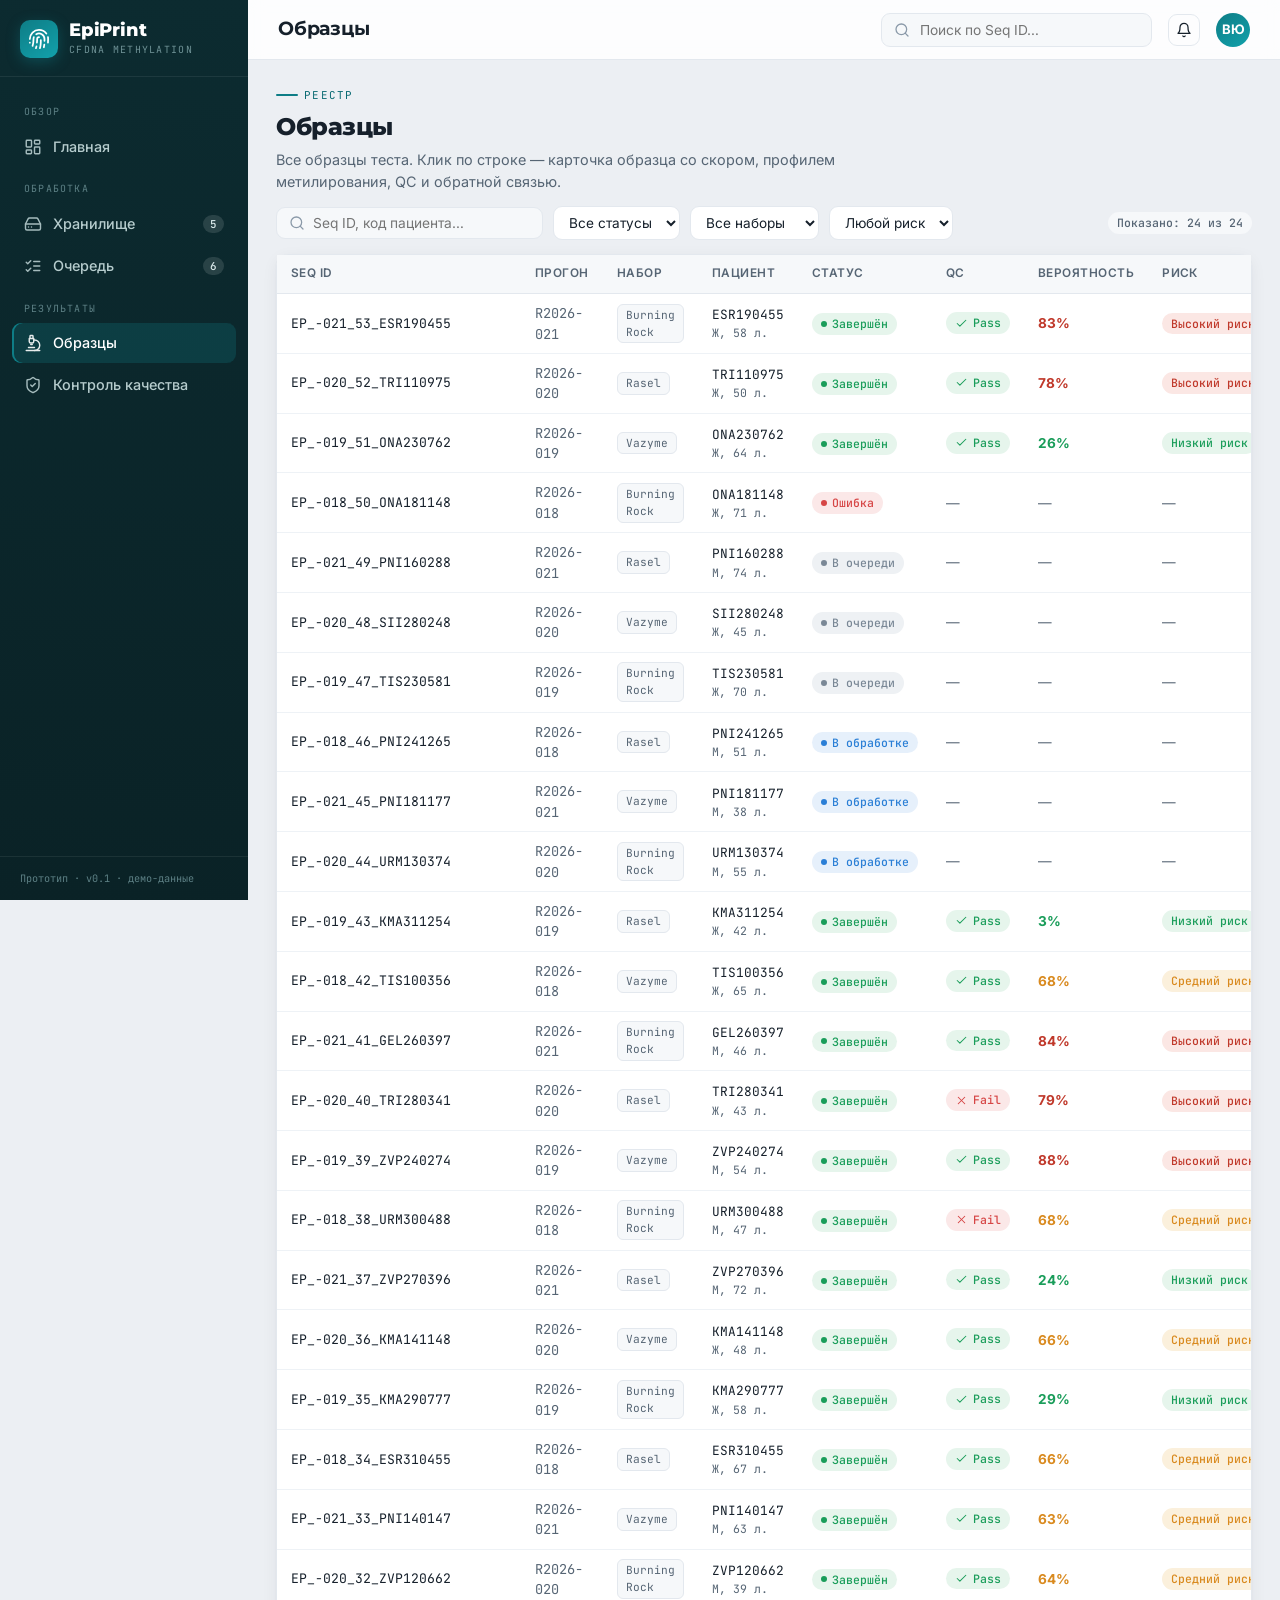
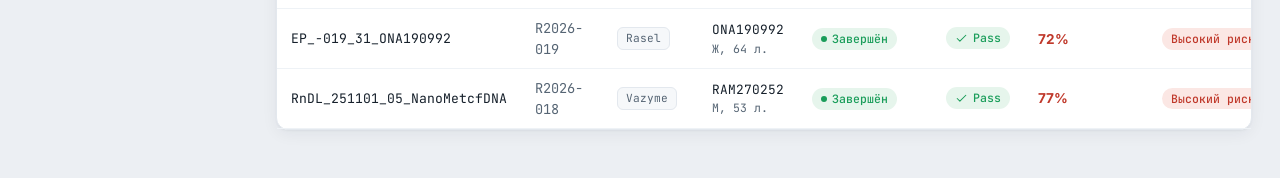
<file: samples.html>
<!doctype html>
<html lang="ru">
<head>
<meta name="robots" content="noindex, nofollow">
<meta charset="utf-8">
<meta name="viewport" content="width=device-width, initial-scale=1">
<title>EpiPrint · Образцы</title>
<link rel="stylesheet" href="assets/style.css">
</head>
<body data-page="samples">
<div class="layout">
  <aside class="sidebar" id="sidebar"></aside>
  <div class="main">
    <header class="topbar" id="topbar" data-title="Образцы"></header>
    <main class="content">

      <div class="page-head">
        <div>
          <div class="eyebrow">Реестр</div>
          <h1>Образцы</h1>
          <p>Все образцы теста. Клик по строке — карточка образца со скором, профилем метилирования, QC и обратной связью.</p>
        </div>
      </div>

      <div class="toolbar">
        <label class="topbar__search" id="searchLabel" style="min-width:260px">
          <input class="input" style="border:0;padding:0;width:100%" placeholder="Seq ID, код пациента…" id="q">
        </label>
        <select class="select" id="fStatus">
          <option value="">Все статусы</option>
          <option value="done">Завершён</option>
          <option value="processing">В обработке</option>
          <option value="queued">В очереди</option>
          <option value="error">Ошибка</option>
        </select>
        <select class="select" id="fKit">
          <option value="">Все наборы</option>
          <option>Vazyme</option><option>Rasel</option><option>Burning Rock</option>
        </select>
        <select class="select" id="fRisk">
          <option value="">Любой риск</option>
          <option value="high">Высокий</option>
          <option value="medium">Средний</option>
          <option value="low">Низкий</option>
        </select>
        <div class="toolbar__spacer"></div>
        <span class="badge badge--muted" id="count"></span>
      </div>

      <div class="card">
        <div class="table-wrap">
          <table class="tbl">
            <thead><tr>
              <th>Seq ID</th><th>Прогон</th><th>Набор</th><th>Пациент</th>
              <th>Статус</th><th>QC</th><th>Вероятность</th><th>Риск</th>
              <th>Локализация</th><th>Обр. связь</th><th>Дата</th>
            </tr></thead>
            <tbody id="rows"></tbody>
          </table>
        </div>
      </div>

    </main>
  </div>
</div>

<script src="assets/data.js"></script>
<script src="assets/app.js"></script>
<script>
  const qInput = document.getElementById('q');
  qInput.value = qs('q') || '';
  document.getElementById('searchLabel').insertAdjacentHTML('afterbegin', icon('search'));

  function fbCell(s){
    const fb = getFeedback(s);
    if (!fb.confirmed) return '<span class="muted">—</span>';
    return fb.confirmed==='yes'
      ? `<span class="badge badge--pass">${icon('check')}подтв.</span>`
      : `<span class="badge badge--muted">${icon('x')}не подтв.</span>`;
  }

  function apply(){
    const q = qInput.value.trim().toLowerCase();
    const st = document.getElementById('fStatus').value;
    const kit = document.getElementById('fKit').value;
    const risk = document.getElementById('fRisk').value;

    const list = SAMPLES.filter(s=>{
      if (q && !(s.seqId.toLowerCase().includes(q) || s.patientCode.toLowerCase().includes(q) || String(s.patientNo).toLowerCase().includes(q))) return false;
      if (st && s.status!==st) return false;
      if (kit && s.kit.label!==kit) return false;
      if (risk && (!s.score || s.score.risk!==risk)) return false;
      return true;
    }).sort((a,b)=>b.id-a.id);

    document.getElementById('count').textContent = `Показано: ${list.length} из ${SAMPLES.length}`;
    const tb = document.getElementById('rows');
    if (!list.length){ tb.innerHTML = `<tr><td colspan="11" class="tbl__empty">Ничего не найдено</td></tr>`; return; }
    tb.innerHTML = list.map(s=>`
      <tr class="clickable" onclick="location.href='sample.html?id=${s.id}'">
        <td class="id">${s.seqId}</td>
        <td class="mono muted">${s.run}</td>
        <td><span class="chip">${s.kit.label}</span></td>
        <td class="mono" style="font-size:.8rem">${s.patientCode}<div class="muted" style="font-size:.72rem">${s.sex}, ${s.age} л.</div></td>
        <td>${statusBadge(s.status)}</td>
        <td>${s.status==='done'? qcBadge(s.qc.verdict) : '<span class="muted">—</span>'}</td>
        <td>${s.score? `<b style="color:${s.score.risk==='high'?'var(--risk-high)':s.score.risk==='medium'?'var(--risk-med)':'var(--risk-low)'}">${pct(s.score.cancerProb)}</b>`:'<span class="muted">—</span>'}</td>
        <td>${s.score? riskBadge(s.score.risk) : '<span class="muted">—</span>'}</td>
        <td>${s.score && s.score.cancerProb>0.5 ? cancerLabel(s.score.topType) : '<span class="muted">—</span>'}</td>
        <td>${fbCell(s)}</td>
        <td class="mono muted">${s.date}</td>
      </tr>`).join('');
  }

  ['input','change'].forEach(ev=>{
    qInput.addEventListener(ev, apply);
    ['fStatus','fKit','fRisk'].forEach(id=> document.getElementById(id).addEventListener(ev, apply));
  });
  apply();
</script>
</body>
</html>
</file>
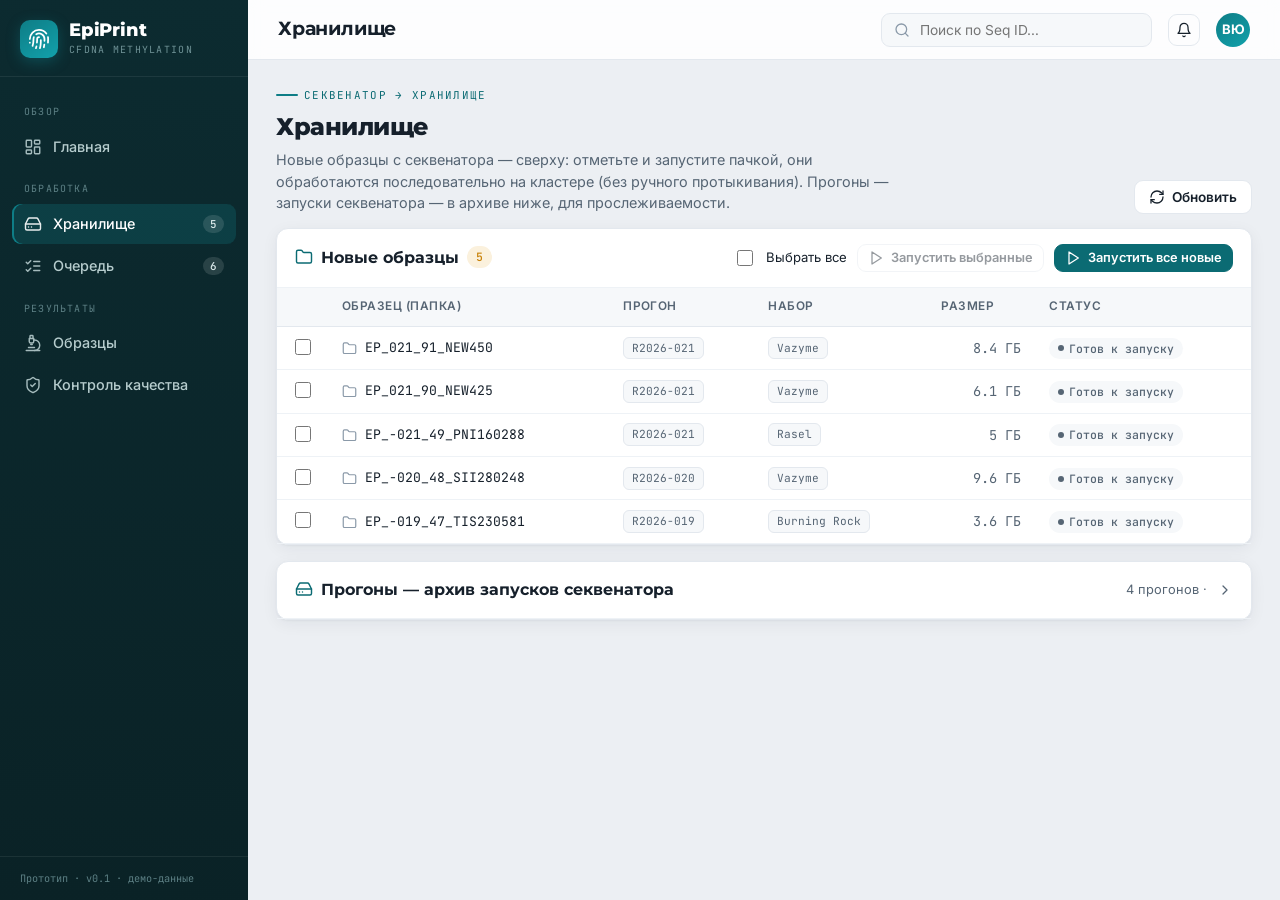
<file: storage.html>
<!doctype html>
<html lang="ru">
<head>
<meta name="robots" content="noindex, nofollow">
<meta charset="utf-8">
<meta name="viewport" content="width=device-width, initial-scale=1">
<title>EpiPrint · Хранилище</title>
<link rel="stylesheet" href="assets/style.css">
</head>
<body data-page="storage">
<div class="layout">
  <aside class="sidebar" id="sidebar"></aside>
  <div class="main">
    <header class="topbar" id="topbar" data-title="Хранилище"></header>
    <main class="content">

      <div class="page-head">
        <div>
          <div class="eyebrow">Секвенатор → хранилище</div>
          <h1>Хранилище</h1>
          <p>Новые образцы с секвенатора — сверху: отметьте и запустите пачкой, они обработаются последовательно на кластере (без ручного протыкивания). Прогоны — запуски секвенатора — в архиве ниже, для прослеживаемости.</p>
        </div>
        <button class="btn" id="refreshBtn"></button>
      </div>

      <div class="card" id="newCard">
        <div class="card__head">
          <div class="section-title" id="newTitle"></div>
          <div class="hstack">
            <label class="hstack" style="font-size:.82rem"><input type="checkbox" class="checkbox" id="selectAll"> Выбрать все</label>
            <button class="btn btn--sm" id="runSelBtn" disabled></button>
            <button class="btn btn--primary btn--sm" id="runAllBtn"></button>
          </div>
        </div>
        <div class="table-wrap"><table class="tbl">
          <thead><tr><th style="width:34px"></th><th>Образец (папка)</th><th>Прогон</th><th>Набор</th><th>Размер</th><th>Статус</th></tr></thead>
          <tbody id="newRows"></tbody>
        </table></div>
      </div>

      <div class="card" style="margin-top:16px">
        <div class="card__head" id="archHead" style="cursor:pointer">
          <div class="section-title" id="archTitle"></div>
          <span class="hstack muted" style="font-size:.8rem"><span id="archMeta"></span><span id="archChev" style="display:inline-flex;transition:transform .15s"></span></span>
        </div>
        <div id="archBody" style="display:none"></div>
      </div>

    </main>
  </div>
</div>

<script src="assets/data.js"></script>
<script src="assets/app.js"></script>
<script>
  const q = sel => document.querySelector(sel);
  q('#refreshBtn').innerHTML = icon('refresh-cw') + ' Обновить';
  q('#newTitle').innerHTML = icon('folder') + ' Новые образцы <span class="badge badge--warn" id="newCount"></span>';
  q('#runSelBtn').innerHTML = icon('play') + ' Запустить выбранные';
  q('#runAllBtn').innerHTML = icon('play') + ' Запустить все новые';
  q('#archTitle').innerHTML = icon('hard-drive') + ' Прогоны — архив запусков секвенатора';
  q('#archChev').innerHTML = icon('chevron-right');

  const selected = new Set();
  const newList = ()=>{ const a=[]; STORAGE.forEach(r=> r.files.forEach(f=>{ if(!f.launched) a.push({run:r.run, f}); })); return a; };
  const newRowsEl = q('#newRows');

  function updSel(){
    const n = selected.size;
    q('#runSelBtn').disabled = n===0;
    q('#runSelBtn').innerHTML = `${icon('play')} Запустить выбранные${n?' · '+n:''}`;
  }
  function drawNew(){
    const list = newList();
    q('#newCount').textContent = list.length;
    q('#runAllBtn').disabled = list.length===0;
    q('#selectAll').disabled = list.length===0;
    newRowsEl.innerHTML = list.length ? list.map(({run,f})=>`
      <tr>
        <td><input type="checkbox" class="checkbox nchk" data-name="${f.basename}" ${selected.has(f.basename)?'checked':''}></td>
        <td class="id">${icon('folder')} ${f.basename}</td>
        <td><span class="chip">${run}</span></td>
        <td><span class="chip">${f.kit}</span></td>
        <td class="num muted">${f.sizeGb} ГБ</td>
        <td><span class="badge badge--muted"><span class="dot"></span>Готов к запуску</span></td>
      </tr>`).join('')
      : `<tr><td colspan="6" class="tbl__empty">${icon('check')} Новых образцов нет — всё запущено</td></tr>`;
    newRowsEl.querySelectorAll('.nchk').forEach(chk=> chk.addEventListener('change', ()=>{ chk.checked?selected.add(chk.dataset.name):selected.delete(chk.dataset.name); updSel(); }));
    updSel();
  }
  function drawArch(){
    q('#archMeta').textContent = `${STORAGE.length} прогонов · `;
    q('#archBody').innerHTML = STORAGE.map(r=>{
      const total=r.files.length, nw=r.files.filter(f=>!f.launched).length;
      const rows = r.files.map(f=>`<tr>
        <td class="id">${icon('folder')} ${f.basename}</td><td><span class="chip">${f.kit}</span></td>
        <td class="num muted">${f.sizeGb} ГБ</td>
        <td>${f.launched? statusBadge(f.status):'<span class="badge badge--muted"><span class="dot"></span>Готов</span>'}</td></tr>`).join('');
      return `<div style="border-top:1px solid var(--line-2)">
        <div class="hstack" style="padding:11px 18px;justify-content:space-between">
          <div class="hstack"><b class="mono">${r.run}</b><span class="chip">${r.ref}</span>${nw?`<span class="badge badge--warn">${nw} новых</span>`:`<span class="badge badge--pass">${icon('check')}все запущены</span>`}</div>
          <span class="muted" style="font-size:.78rem">${r.created} · ${total} обр.</span>
        </div>
        <div class="table-wrap" style="padding:0 10px 10px"><table class="tbl">
          <thead><tr><th>Образец (папка)</th><th>Набор</th><th>Размер</th><th>Статус</th></tr></thead><tbody>${rows}</tbody></table></div>
      </div>`;
    }).join('');
  }
  function launch(names){
    if(!names.length){ toast('Нет готовых к запуску образцов'); return; }
    STORAGE.forEach(r=> r.files.forEach(f=>{ if(names.includes(f.basename)){ f.launched=true; f.status='queued'; }}));
    selected.clear(); q('#selectAll').checked=false;
    drawNew(); drawArch();
    toast(`${names.length} образц(ов) поставлено в очередь → обработка последовательно на кластере`);
  }

  q('#selectAll').addEventListener('change', e=>{
    newRowsEl.querySelectorAll('.nchk').forEach(chk=>{ chk.checked=e.target.checked; chk.checked?selected.add(chk.dataset.name):selected.delete(chk.dataset.name); }); updSel();
  });
  q('#runSelBtn').addEventListener('click', ()=> launch([...selected]));
  q('#runAllBtn').addEventListener('click', ()=> launch(newList().map(x=>x.f.basename)));
  q('#refreshBtn').addEventListener('click', ()=> toast('Хранилище обновлено'));
  q('#archHead').addEventListener('click', ()=>{
    const b=q('#archBody'), open=b.style.display!=='none';
    b.style.display=open?'none':''; q('#archChev').style.transform=open?'':'rotate(90deg)';
  });

  drawNew(); drawArch();
</script>
</body>
</html>
</file>
<file: assets/style.css>
/* ============================================================
   EpiPrint — портал ранней диагностики рака по метилированию cfDNA
   Дизайн-система (прототип). Genomed-style, клинический, без маркетинга.
   ============================================================ */

@import url('https://fonts.googleapis.com/css2?family=Montserrat:wght@600;700;800&family=Inter:wght@400;500;600;700&family=JetBrains+Mono:wght@400;500;600&display=swap');

:root {
  /* палитра */
  --bg:        #eceff3;
  --surface:   #ffffff;
  --surface-2: #f6f8fa;
  --ink:       #16202b;
  --ink-2:     #566574;
  --ink-3:     #8a99a8;
  --line:      #e3e8ee;
  --line-2:    #eef2f6;

  --brand:      #0b6b73;
  --brand-600:  #0e7d86;
  --brand-700:  #095157;
  --brand-050:  #e5f1f2;

  --pass:   #1a9d5a;  --pass-bg:  #e6f5ec;
  --warn:   #c8820a;  --warn-bg:  #fbf1dd;
  --fail:   #d64545;  --fail-bg:  #fbe8e8;
  --info:   #2b7fd6;  --info-bg:  #e6f0fb;
  --queued: #7a8896;  --queued-bg:#eef1f4;

  /* риск */
  --risk-high:#c0392b; --risk-high-bg:#fbe7e4;
  --risk-med: #d98a1f; --risk-med-bg:#fbf0dc;
  --risk-low: #1a9d5a; --risk-low-bg:#e6f5ec;

  /* хитмап: 0 метилирование = синий → высокое = красный (конвенция Веры) */
  --hm-0:#2c6fb3; --hm-mid:#f4f2ee; --hm-1:#c0392b;

  --disp:"Montserrat", system-ui, -apple-system, "Segoe UI", sans-serif;
  --body:"Inter", system-ui, -apple-system, "Segoe UI", Roboto, sans-serif;
  --mono:"JetBrains Mono", ui-monospace, "SF Mono", Menlo, monospace;

  --sb-w: 248px;
  --radius: 12px;
  --shadow: 0 1px 2px rgba(20,32,43,.04), 0 4px 16px rgba(20,32,43,.06);
  --shadow-lg: 0 8px 32px rgba(20,32,43,.14);
}

* { box-sizing: border-box; }
html, body { margin: 0; padding: 0; }
body {
  font-family: var(--body);
  color: var(--ink);
  background: var(--bg);
  font-size: 14px;
  line-height: 1.5;
  -webkit-font-smoothing: antialiased;
}
a { color: var(--brand-600); text-decoration: none; }
a:hover { text-decoration: underline; }

/* ---------- layout ---------- */
.layout { display: flex; min-height: 100vh; }
.main {
  flex: 1; min-width: 0;
  display: flex; flex-direction: column;
  margin-left: var(--sb-w);
}
.content { padding: 20px 28px 48px; max-width: 1360px; width: 100%; }

/* ---------- sidebar ---------- */
.sidebar {
  position: fixed; top: 0; left: 0; bottom: 0; width: var(--sb-w);
  background: linear-gradient(185deg, #0c2b30 0%, #0a2226 100%);
  color: #cfe0e1; display: flex; flex-direction: column;
  z-index: 30;
}
.brand {
  display: flex; align-items: center; gap: 11px;
  padding: 20px 20px 18px; border-bottom: 1px solid rgba(255,255,255,.07);
}
.brand__mark {
  width: 38px; height: 38px; border-radius: 10px; flex: none;
  background: linear-gradient(145deg, var(--brand-600), #12a1ab);
  display: grid; place-items: center; box-shadow: 0 4px 14px rgba(14,125,134,.4);
}
.brand__mark svg { width: 22px; height: 22px; color: #fff; }
.brand__name { font-family: var(--disp); font-weight: 800; font-size: 1.12rem; color: #fff; letter-spacing: -.01em; line-height: 1; }
.brand__sub  { font-family: var(--mono); font-size: .62rem; letter-spacing: .13em; text-transform: uppercase; color: #6f9296; margin-top: 4px; }

.nav { padding: 14px 12px; flex: 1; overflow-y: auto; }
.nav__group { font-family: var(--mono); font-size: .62rem; letter-spacing: .12em; text-transform: uppercase; color: #5d8085; padding: 14px 12px 7px; }
.nav__item {
  display: flex; align-items: center; gap: 11px;
  padding: 9px 12px; border-radius: 9px; color: #b6cccd;
  font-weight: 500; font-size: .9rem; cursor: pointer; margin-bottom: 2px;
  transition: background .12s, color .12s;
}
.nav__item:hover { background: rgba(255,255,255,.06); color: #fff; text-decoration: none; }
.nav__item.is-active { background: rgba(18,161,171,.18); color: #fff; box-shadow: inset 2px 0 0 var(--brand-600); }
.nav__item svg { width: 18px; height: 18px; flex: none; opacity: .9; }
.nav__badge { margin-left: auto; font-family: var(--mono); font-size: .68rem; background: rgba(255,255,255,.12); color: #dbeaeb; padding: 1px 7px; border-radius: 20px; }
.sidebar__foot { padding: 14px 20px; border-top: 1px solid rgba(255,255,255,.07); font-family: var(--mono); font-size: .64rem; color: #5d8085; }

/* ---------- topbar ---------- */
.topbar {
  position: sticky; top: 0; z-index: 20;
  background: rgba(255,255,255,.86); backdrop-filter: blur(8px);
  border-bottom: 1px solid var(--line);
  display: flex; align-items: center; gap: 16px;
  padding: 0 30px; height: 60px;
}
.topbar__title { font-family: var(--disp); font-weight: 700; font-size: 1.18rem; letter-spacing: -.01em; }
.topbar__crumb { color: var(--ink-3); font-size: .82rem; }
.topbar__spacer { flex: 1; }
.topbar__search {
  display: flex; align-items: center; gap: 8px; background: var(--surface-2);
  border: 1px solid var(--line); border-radius: 9px; padding: 7px 12px; color: var(--ink-3); min-width: 220px;
}
.topbar__search input { border: 0; background: transparent; outline: 0; font-family: var(--body); font-size: .86rem; color: var(--ink); width: 100%; }
.topbar__search svg { width: 16px; height: 16px; }
.topbar__user { display: flex; align-items: center; gap: 9px; }
.avatar { width: 34px; height: 34px; border-radius: 50%; background: linear-gradient(145deg,var(--brand-600),#12a1ab); color: #fff; display: grid; place-items: center; font-weight: 700; font-size: .82rem; }

/* ---------- typography helpers ---------- */
.page-head { display: flex; align-items: flex-end; justify-content: space-between; gap: 16px; margin-bottom: 14px; flex-wrap: wrap; }
.page-head h1 { font-family: var(--disp); font-weight: 800; font-size: 1.5rem; letter-spacing: -.02em; margin: 0 0 4px; }
.page-head p { color: var(--ink-2); margin: 0; font-size: .9rem; max-width: 640px; }
.eyebrow { font-family: var(--mono); font-size: .68rem; letter-spacing: .12em; text-transform: uppercase; color: var(--brand); display: inline-flex; align-items: center; gap: .55em; margin-bottom: 6px; }
.eyebrow::before { content:""; width: 22px; height: 2px; background: var(--brand-600); border-radius:2px; }
.section-title { font-family: var(--disp); font-weight: 700; font-size: 1.02rem; margin: 0 0 2px; display:flex; align-items:center; gap:8px; }
.section-title svg { width:18px;height:18px;color:var(--brand); }
.muted { color: var(--ink-2); }
.mono { font-family: var(--mono); }
.nowrap { white-space: nowrap; }

/* ---------- cards ---------- */
.card { background: var(--surface); border: 1px solid var(--line); border-radius: var(--radius); box-shadow: var(--shadow); }
.card__head { padding: 15px 18px; border-bottom: 1px solid var(--line-2); display: flex; align-items: center; justify-content: space-between; gap: 12px; }
.card__body { padding: 15px; }
.card__foot { padding: 12px 18px; border-top: 1px solid var(--line-2); background: var(--surface-2); border-radius: 0 0 var(--radius) var(--radius); }
.grid { display: grid; gap: 14px; }
.grid-2 { grid-template-columns: repeat(2,1fr); }
.grid-3 { grid-template-columns: repeat(3,1fr); }
.grid-4 { grid-template-columns: repeat(4,1fr); }
.grid-auto { grid-template-columns: repeat(auto-fill, minmax(240px,1fr)); }
@media (max-width: 1080px){ .grid-3,.grid-4{grid-template-columns:repeat(2,1fr)} .content{padding:20px} }
@media (max-width: 720px){ .grid-2,.grid-3,.grid-4{grid-template-columns:1fr} }

/* ---------- stat tiles ---------- */
.stat { background: var(--surface); border: 1px solid var(--line); border-radius: var(--radius); padding: 16px 18px; box-shadow: var(--shadow); position: relative; overflow: hidden; }
.stat__label { font-size: .78rem; color: var(--ink-2); display: flex; align-items: center; gap: 8px; font-weight: 500; }
.stat__label .ic { width: 30px; height: 30px; border-radius: 8px; display: grid; place-items: center; background: var(--brand-050); color: var(--brand); }
.stat__label .ic svg { width: 17px; height: 17px; }
.stat__value { font-family: var(--disp); font-weight: 800; font-size: 1.9rem; letter-spacing: -.02em; margin-top: 10px; line-height: 1; }
.stat__sub { font-size: .76rem; color: var(--ink-3); margin-top: 6px; }
.stat__sub b { color: var(--pass); font-weight: 600; }
.stat__sub b.down { color: var(--fail); }

/* ---------- badges / chips ---------- */
.ic-svg { flex: none; vertical-align: middle; }
.badge { display: inline-flex; align-items: center; gap: 5px; font-family: var(--mono); font-size: .72rem; font-weight: 500; padding: 2px 9px; border-radius: 20px; line-height: 1.55; white-space: nowrap; }
.badge svg { width: 13px; height: 13px; }
.chip svg { width: 13px; height: 13px; }
.tbl .id svg { width: 15px; height: 15px; color: var(--ink-3); }
.badge .dot { width: 6px; height: 6px; border-radius: 50%; background: currentColor; }
.badge--pass  { color: var(--pass);  background: var(--pass-bg); }
.badge--fail  { color: var(--fail);  background: var(--fail-bg); }
.badge--warn  { color: var(--warn);  background: var(--warn-bg); }
.badge--info  { color: var(--info);  background: var(--info-bg); }
.badge--proc  { color: var(--info);  background: var(--info-bg); }
.badge--done  { color: var(--pass);  background: var(--pass-bg); }
.badge--queued{ color: var(--queued);background: var(--queued-bg); }
.badge--error { color: var(--fail);  background: var(--fail-bg); }
.badge--muted { color: var(--ink-2); background: var(--surface-2); }
.badge--high { color: var(--risk-high); background: var(--risk-high-bg); }
.badge--med  { color: var(--risk-med);  background: var(--risk-med-bg); }
.badge--low  { color: var(--risk-low);  background: var(--risk-low-bg); }
.chip { display:inline-flex; align-items:center; gap:5px; font-family:var(--mono); font-size:.7rem; color:var(--ink-2); background:var(--surface-2); border:1px solid var(--line); padding:2px 8px; border-radius:6px; }

/* ---------- buttons ---------- */
.btn { display: inline-flex; align-items: center; gap: 7px; font-family: var(--body); font-weight: 600; font-size: .85rem; padding: 8px 14px; border-radius: 9px; border: 1px solid var(--line); background: var(--surface); color: var(--ink); cursor: pointer; transition: .12s; white-space: nowrap; }
.btn:hover { background: var(--surface-2); text-decoration: none; }
.btn svg { width: 16px; height: 16px; }
.btn--primary { background: var(--brand); border-color: var(--brand); color: #fff; }
.btn--primary:hover { background: var(--brand-700); }
.btn--ghost { background: transparent; }
.btn--sm { padding: 5px 10px; font-size: .8rem; }
.btn--icon { padding: 7px; }
.btn:disabled { opacity: .45; cursor: not-allowed; }

/* ---------- tables ---------- */
.table-wrap { overflow-x: auto; }
table.tbl { width: 100%; border-collapse: collapse; font-size: .85rem; }
.tbl th { text-align: left; font-weight: 600; color: var(--ink-2); font-size: .74rem; text-transform: uppercase; letter-spacing: .04em; padding: 10px 14px; border-bottom: 1px solid var(--line); background: var(--surface-2); white-space: nowrap; position: sticky; top: 0; }
.tbl th.sortable { cursor: pointer; }
.tbl th.sortable:hover { color: var(--ink); }
.tbl td { padding: 9px 14px; border-bottom: 1px solid var(--line-2); vertical-align: middle; }
#qrows > tr > td { vertical-align: top; }
.tbl tbody tr:hover { background: var(--surface-2); }
.tbl tbody tr.clickable { cursor: pointer; }
.tbl .num { text-align: right; font-family: var(--mono); }
.tbl .id  { font-family: var(--mono); font-size: .82rem; color: var(--ink); }
.tbl__empty { padding: 40px; text-align: center; color: var(--ink-3); }
.checkbox { width: 16px; height: 16px; accent-color: var(--brand); cursor: pointer; }

/* ---------- toolbar / filters ---------- */
.toolbar { display: flex; align-items: center; gap: 10px; flex-wrap: wrap; margin-bottom: 14px; }
.toolbar__spacer { flex: 1; }
.select, .input { font-family: var(--body); font-size: .85rem; padding: 7px 11px; border: 1px solid var(--line); border-radius: 9px; background: var(--surface); color: var(--ink); outline: none; }
.select:focus, .input:focus { border-color: var(--brand-600); }
.segmented { display: inline-flex; background: var(--surface-2); border: 1px solid var(--line); border-radius: 9px; padding: 3px; gap: 3px; }
.segmented button { border: 0; background: transparent; font-family: var(--body); font-size: .8rem; font-weight: 600; color: var(--ink-2); padding: 5px 12px; border-radius: 6px; cursor: pointer; }
.segmented button.is-active { background: var(--surface); color: var(--brand); box-shadow: var(--shadow); }

/* ---------- mount monitor ---------- */
.mount { display: flex; align-items: center; gap: 12px; padding: 13px 15px; border: 1px solid var(--line); border-radius: 10px; background: var(--surface); }
.mount__dot { width: 10px; height: 10px; border-radius: 50%; flex: none; box-shadow: 0 0 0 4px currentColor; }
.mount__dot.ok   { color: rgba(26,157,90,.14);  background: var(--pass); }
.mount__dot.warn { color: rgba(200,130,10,.16); background: var(--warn); }
.mount__dot.down { color: rgba(214,69,69,.16);  background: var(--fail); }
.mount__name { font-family: var(--mono); font-size: .82rem; font-weight: 500; }
.mount__path { font-size: .72rem; color: var(--ink-3); font-family: var(--mono); }

/* ---------- progress / stages ---------- */
.progress { height: 7px; background: var(--line-2); border-radius: 20px; overflow: hidden; }
.progress__bar { height: 100%; background: linear-gradient(90deg,var(--brand-600),#16b5c0); border-radius: 20px; transition: width .4s ease; }
.stages { display: flex; gap: 3px; align-items: center; }
.stage-pip { width: 15px; height: 6px; border-radius: 3px; background: var(--line); }
.stage-pip.done { background: var(--pass); }
.stage-pip.active { background: var(--info); animation: pulse 1.2s infinite; }
.stage-pip.error { background: var(--fail); }
@keyframes pulse { 0%,100%{opacity:1} 50%{opacity:.35} }

.stage-list { display: flex; flex-direction: column; gap: 0; }
.stage-row { display: flex; align-items: center; gap: 12px; padding: 7px 0; border-bottom: 1px solid var(--line-2); }
.stage-row:last-child { border-bottom: 0; }
.stage-ic { width: 26px; height: 26px; border-radius: 50%; flex: none; display: grid; place-items: center; font-family: var(--mono); font-size: .7rem; font-weight: 600; }
.stage-ic.done { background: var(--pass-bg); color: var(--pass); }
.stage-ic.active { background: var(--info-bg); color: var(--info); }
.stage-ic.wait { background: var(--surface-2); color: var(--ink-3); border: 1px solid var(--line); }
.stage-ic.error { background: var(--fail-bg); color: var(--fail); }
.stage-name { font-weight: 500; font-size: .88rem; }
.stage-time { margin-left: auto; font-family: var(--mono); font-size: .76rem; color: var(--ink-3); }

/* ---------- score gauge ---------- */
.gauge-wrap { display: flex; align-items: center; gap: 22px; }
.gauge { position: relative; width: 150px; height: 150px; flex: none; }
.gauge svg { transform: rotate(-90deg); }
.gauge__center { position: absolute; inset: 0; display: flex; flex-direction: column; align-items: center; justify-content: center; }
.gauge__pct { font-family: var(--disp); font-weight: 800; font-size: 2rem; letter-spacing: -.02em; line-height: 1; }
.gauge__cap { font-size: .68rem; color: var(--ink-3); text-transform: uppercase; letter-spacing: .08em; margin-top: 4px; }

/* ---------- localization bars ---------- */
.locbars { display: flex; flex-direction: column; gap: 9px; }
.locbar { display: grid; grid-template-columns: 168px 1fr 46px; align-items: center; gap: 12px; }
.locbar__name { font-size: .84rem; color: var(--ink); }
.locbar__track { height: 9px; background: var(--line-2); border-radius: 20px; overflow: hidden; }
.locbar__fill { height: 100%; border-radius: 20px; }
.locbar__val { font-family: var(--mono); font-size: .8rem; text-align: right; color: var(--ink-2); }
.locbar.top .locbar__name { font-weight: 700; }
@media (max-width:640px){ .locbar{grid-template-columns:120px 1fr 40px} }

/* ---------- heatmap ---------- */
.heatmap { overflow-x: auto; padding-bottom: 6px; }
.heatmap__inner { display: inline-block; }
.hm-row { display: flex; align-items: center; gap: 0; }
.hm-label { width: 150px; flex: none; font-size: .78rem; text-align: right; padding-right: 12px; color: var(--ink-2); }
.hm-label.strong { font-weight: 600; color: var(--ink); }
.hm-cell { width: 13px; height: 22px; flex: none; }
.hm-scale { display: flex; align-items: center; gap: 10px; margin-top: 12px; font-size: .74rem; color: var(--ink-3); }
.hm-scale__bar { width: 160px; height: 9px; border-radius: 5px; background: linear-gradient(90deg,var(--hm-0),var(--hm-mid),var(--hm-1)); }

/* ---------- metric list (QC) ---------- */
.metric { display: grid; grid-template-columns: 1fr auto auto; align-items: center; gap: 12px; padding: 8px 0; border-bottom: 1px solid var(--line-2); }
.metric:last-child { border-bottom: 0; }
.metric__name { font-size: .86rem; }
.metric__name small { display:block; color: var(--ink-3); font-size: .72rem; font-family: var(--mono); }
.metric__val { font-family: var(--mono); font-weight: 600; font-size: .9rem; text-align: right; }

/* ---------- feedback ---------- */
.feedback { display: flex; flex-direction: column; gap: 14px; }
.radio-cards { display: grid; grid-template-columns: 1fr 1fr; gap: 10px; }
.radio-card { border: 1.5px solid var(--line); border-radius: 10px; padding: 13px 15px; cursor: pointer; display: flex; align-items: center; gap: 10px; transition: .12s; }
.radio-card:hover { border-color: var(--brand-600); }
.radio-card.is-sel-yes { border-color: var(--pass); background: var(--pass-bg); }
.radio-card.is-sel-no  { border-color: var(--fail); background: var(--fail-bg); }
.radio-card svg { width: 20px; height: 20px; }
.textarea { width: 100%; font-family: var(--body); font-size: .86rem; padding: 10px 12px; border: 1px solid var(--line); border-radius: 9px; resize: vertical; min-height: 66px; outline: none; }
.textarea:focus { border-color: var(--brand-600); }

/* ---------- KV list ---------- */
.kv { display: grid; grid-template-columns: auto 1fr; gap: 8px 18px; font-size: .85rem; }
.kv dt { color: var(--ink-3); }
.kv dd { margin: 0; font-weight: 500; font-family: var(--mono); font-size: .82rem; }

/* ---------- toast ---------- */
.toast-host { position: fixed; right: 20px; bottom: 20px; display: flex; flex-direction: column; gap: 10px; z-index: 100; }
.toast { background: var(--ink); color: #fff; padding: 12px 16px; border-radius: 10px; box-shadow: var(--shadow-lg); font-size: .85rem; display: flex; align-items: center; gap: 10px; animation: slideup .3s ease; max-width: 360px; }
.toast svg { width: 18px; height: 18px; color: #46d39a; flex: none; }
@keyframes slideup { from{ transform: translateY(12px); opacity: 0 } to{ transform: translateY(0); opacity: 1 } }

/* ---------- misc ---------- */
.live-dot { width: 8px; height: 8px; border-radius: 50%; background: var(--pass); box-shadow: 0 0 0 4px var(--pass-bg); display: inline-block; animation: pulse 1.6s infinite; }
.divider { height: 1px; background: var(--line); margin: 18px 0; border: 0; }
.hstack { display: flex; align-items: center; gap: 10px; }
.vstack { display: flex; flex-direction: column; gap: 10px; }
.wrap-gap { display:flex; gap:8px; flex-wrap:wrap; }
.text-right { text-align: right; }
.spacer { flex: 1; }

/* ---------- onboarding (Обзор) ---------- */
.hero { background: linear-gradient(120deg,#0c2b30 0%,#0a2226 100%); color: #dbe9ea; border-radius: 14px; padding: 24px 26px; position: relative; overflow: hidden; }
.hero__eyebrow { font-family: var(--mono); font-size: .68rem; letter-spacing: .14em; text-transform: uppercase; color: #6f9296; }
.hero h1 { font-family: var(--disp); font-weight: 800; font-size: 1.5rem; letter-spacing: -.02em; margin: 6px 0 6px; color: #fff; }
.hero p { color: #a9c7ca; font-size: .9rem; max-width: 680px; margin: 0; line-height: 1.5; }
.steps { display: flex; gap: 12px; margin-top: 20px; flex-wrap: wrap; }
.step { flex: 1; min-width: 150px; background: rgba(255,255,255,.05); border: 1px solid rgba(255,255,255,.09); border-radius: 11px; padding: 14px 15px; position: relative; }
.step__n { width: 26px; height: 26px; border-radius: 50%; background: var(--brand-600); color: #fff; display: grid; place-items: center; font-family: var(--disp); font-weight: 800; font-size: .85rem; margin-bottom: 9px; }
.step__t { font-weight: 700; font-size: .92rem; color: #fff; }
.step__d { font-size: .78rem; color: #8fb1b4; margin-top: 3px; line-height: 1.4; }
.step__arrow { position: absolute; right: -13px; top: 50%; transform: translateY(-50%); color: rgba(255,255,255,.25); z-index: 2; }
.step__arrow svg { width: 18px; height: 18px; }
.step:last-child .step__arrow { display: none; }

.cta { display: flex; align-items: center; gap: 16px; background: var(--surface); border: 1px solid var(--line); border-left: 4px solid var(--brand); border-radius: 12px; padding: 16px 20px; box-shadow: var(--shadow); }
.cta__ic { width: 44px; height: 44px; border-radius: 11px; background: var(--brand-050); color: var(--brand); display: grid; place-items: center; flex: none; }
.cta__ic svg { width: 24px; height: 24px; }
.cta__t { font-family: var(--disp); font-weight: 800; font-size: 1.15rem; letter-spacing: -.01em; }
.cta__d { font-size: .82rem; color: var(--ink-2); margin-top: 2px; }

/* ---------- inline hint (jargon) ---------- */
.hint { border-bottom: 1px dotted var(--ink-3); cursor: help; }

/* ---------- collapsible details (bioinformatics scores) ---------- */
.dd summary { list-style: none; cursor: pointer; display: flex; align-items: center; gap: 8px; font-weight: 600; font-size: .86rem; color: var(--brand); padding: 6px 0; user-select: none; }
.dd summary::-webkit-details-marker { display: none; }
.dd summary svg { width: 15px; height: 15px; transition: transform .15s; }
.dd[open] > summary svg { transform: rotate(90deg); }
.dd--stages > summary { display: block; color: inherit; font-weight: 400; padding: 2px 0; }
.dd--stages > summary .stages { pointer-events: none; }

/* ---------- topbar system chip ---------- */
.syschip { display: inline-flex; align-items: center; gap: 7px; font-size: .8rem; font-weight: 500; color: var(--ink-2); background: var(--surface-2); border: 1px solid var(--line); border-radius: 20px; padding: 5px 12px; cursor: pointer; text-decoration: none; }
.syschip:hover { background: var(--line-2); text-decoration: none; }
.syschip .dot { width: 8px; height: 8px; border-radius: 50%; }
.syschip .dot.ok { background: var(--pass); box-shadow: 0 0 0 3px var(--pass-bg); }
.syschip .dot.warn { background: var(--warn); box-shadow: 0 0 0 3px var(--warn-bg); }

/* ---------- sub-tabs (segmented big) ---------- */
.subtabs { display: inline-flex; gap: 4px; background: var(--surface-2); border: 1px solid var(--line); border-radius: 10px; padding: 4px; margin-bottom: 16px; }
.subtabs button { border: 0; background: transparent; font-family: var(--body); font-size: .88rem; font-weight: 600; color: var(--ink-2); padding: 7px 16px; border-radius: 7px; cursor: pointer; display: inline-flex; align-items: center; gap: 7px; }
.subtabs button svg { width: 16px; height: 16px; }
.subtabs button.is-active { background: var(--surface); color: var(--brand); box-shadow: var(--shadow); }

/* ---------- section lead (explainer under section title) ---------- */
.lead-note { display: flex; gap: 9px; align-items: flex-start; background: var(--brand-050); border: 1px solid #cfe4e5; border-radius: 10px; padding: 11px 14px; margin-bottom: 16px; font-size: .84rem; color: #2b5a5e; }
.lead-note svg { width: 17px; height: 17px; flex: none; margin-top: 1px; color: var(--brand); }

/* ---------- report (print) ---------- */
.report-page { background: #fff; max-width: 820px; margin: 0 auto; box-shadow: var(--shadow-lg); border-radius: 10px; overflow: hidden; }
.report-top { background: linear-gradient(135deg,#0c2b30,#0a2226); color: #fff; padding: 26px 34px; display: flex; align-items: flex-start; justify-content: space-between; }
.report-top .brand__name { font-size: 1.3rem; }
.report-body { padding: 30px 34px 40px; }
.report-h { font-family: var(--disp); font-weight: 800; font-size: 1.3rem; margin: 0 0 3px; }
.report-block { border: 1px solid var(--line); border-radius: 10px; padding: 18px 20px; margin: 16px 0; }
.report-result { text-align: center; padding: 26px; border-radius: 12px; }
.report-result.high { background: var(--risk-high-bg); }
.report-result.medium { background: var(--risk-med-bg); }
.report-result.low { background: var(--risk-low-bg); }
.report-sign { display: flex; justify-content: space-between; align-items: flex-end; margin-top: 30px; padding-top: 20px; border-top: 2px solid var(--ink); }
.report-disclaimer { font-size: .76rem; color: var(--ink-2); line-height: 1.55; margin-top: 22px; }

@media print {
  .sidebar, .topbar, .no-print { display: none !important; }
  .main { margin-left: 0 !important; }
  .content { padding: 0 !important; max-width: none; }
  body { background: #fff; }
  .report-page { box-shadow: none; max-width: none; border-radius: 0; }
  @page { size: A4; margin: 14mm; }
}
</file>
